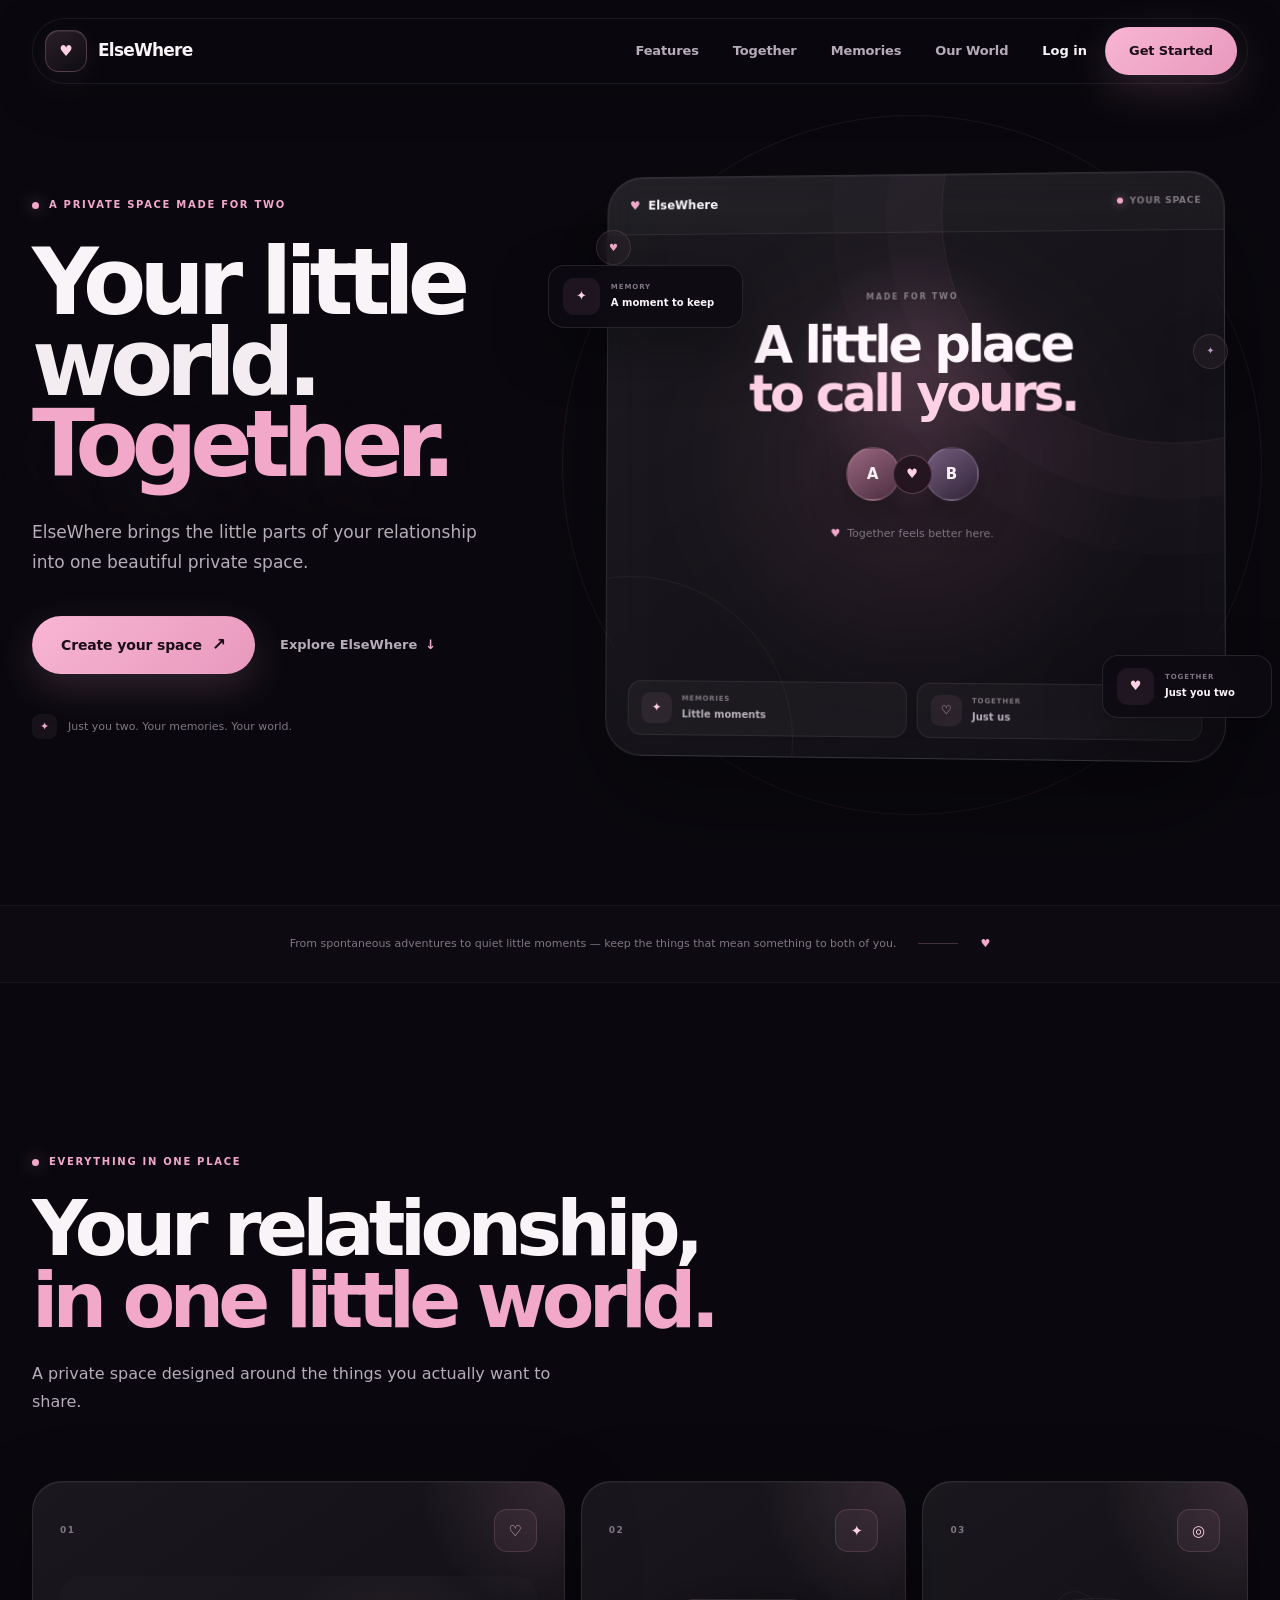
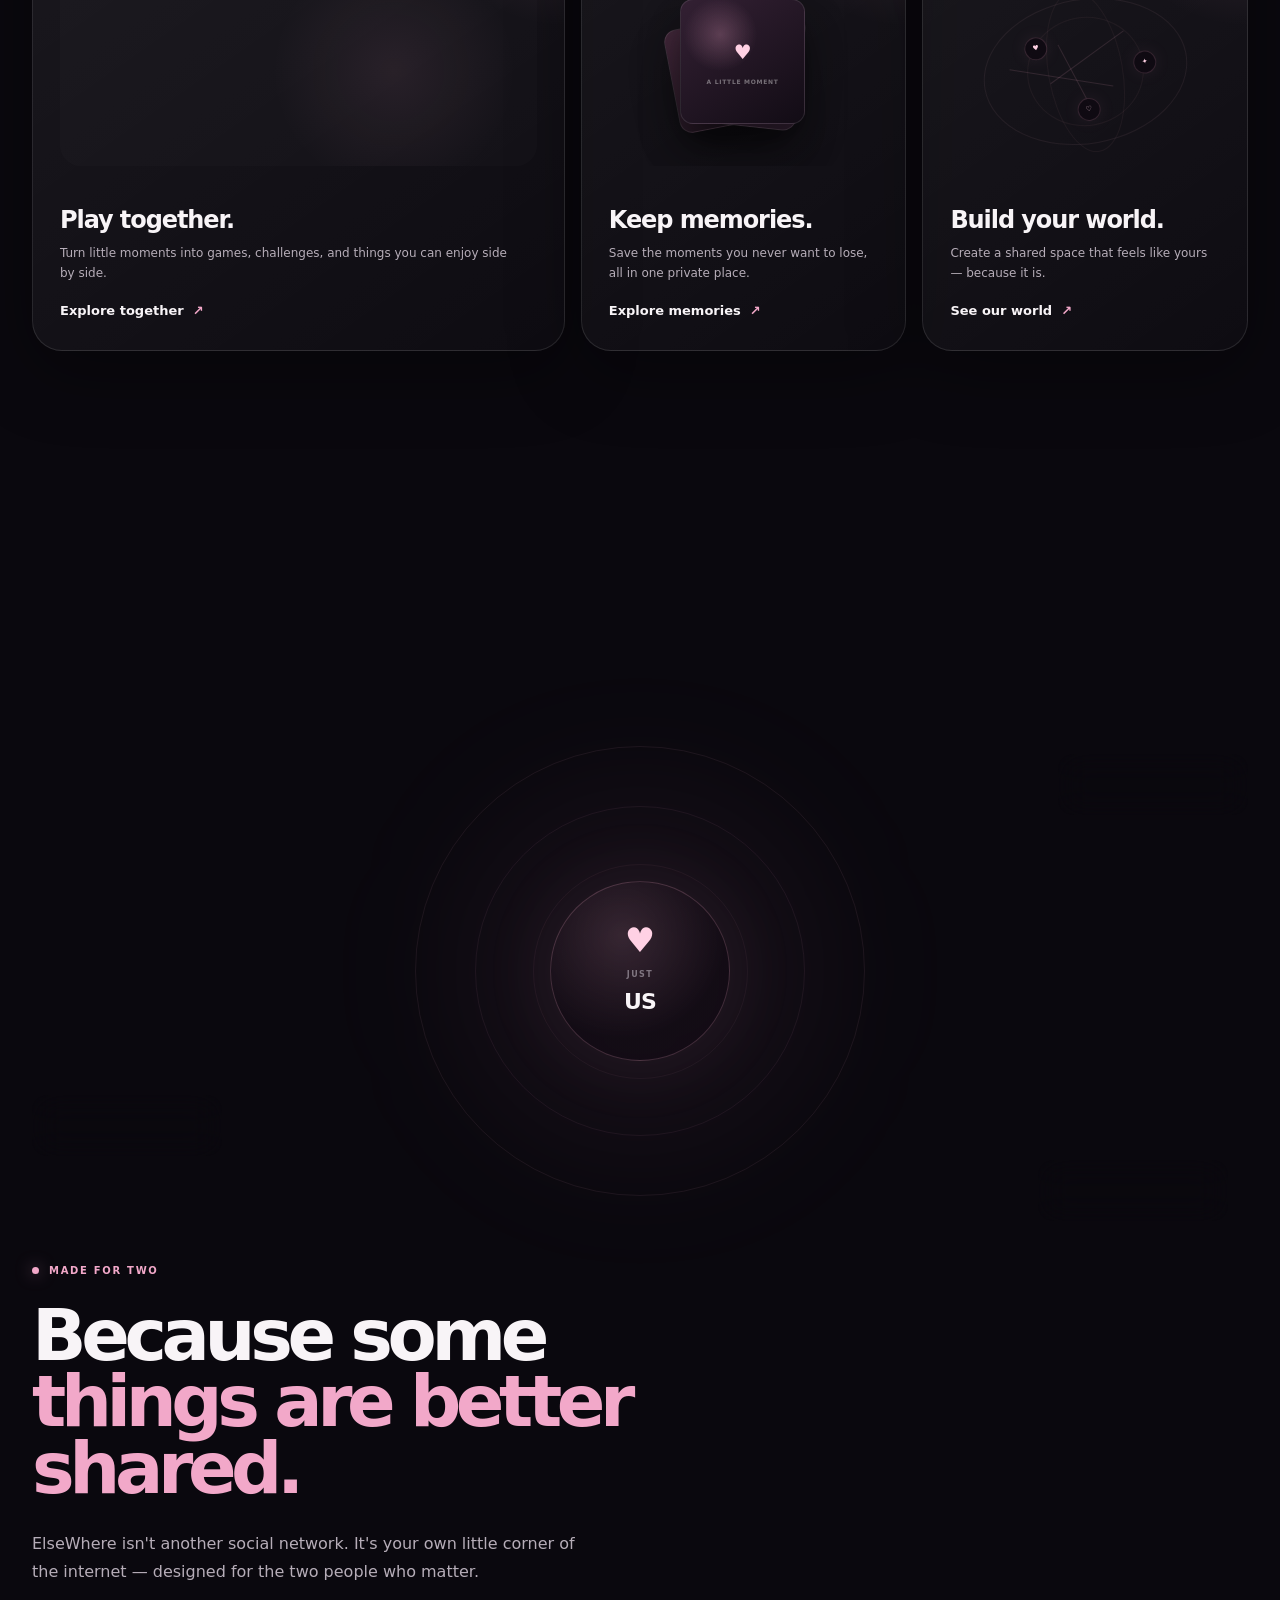
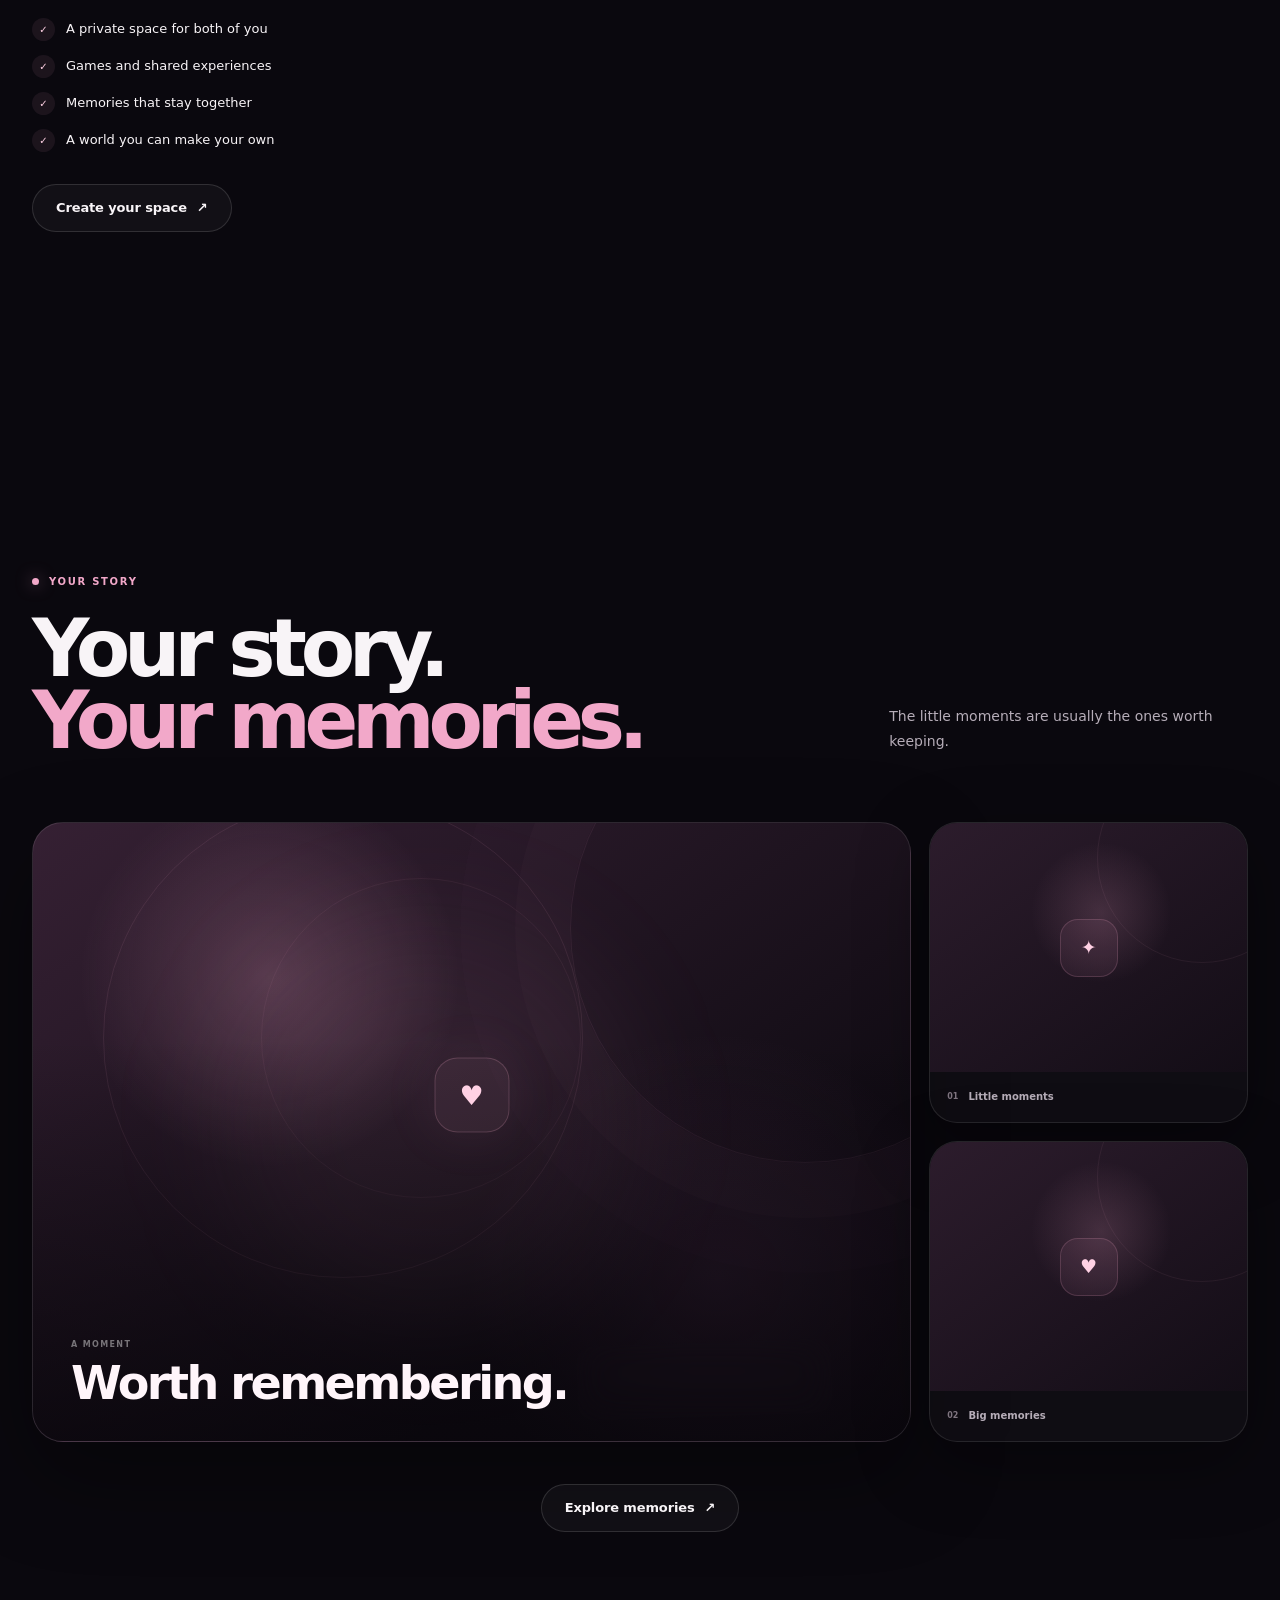
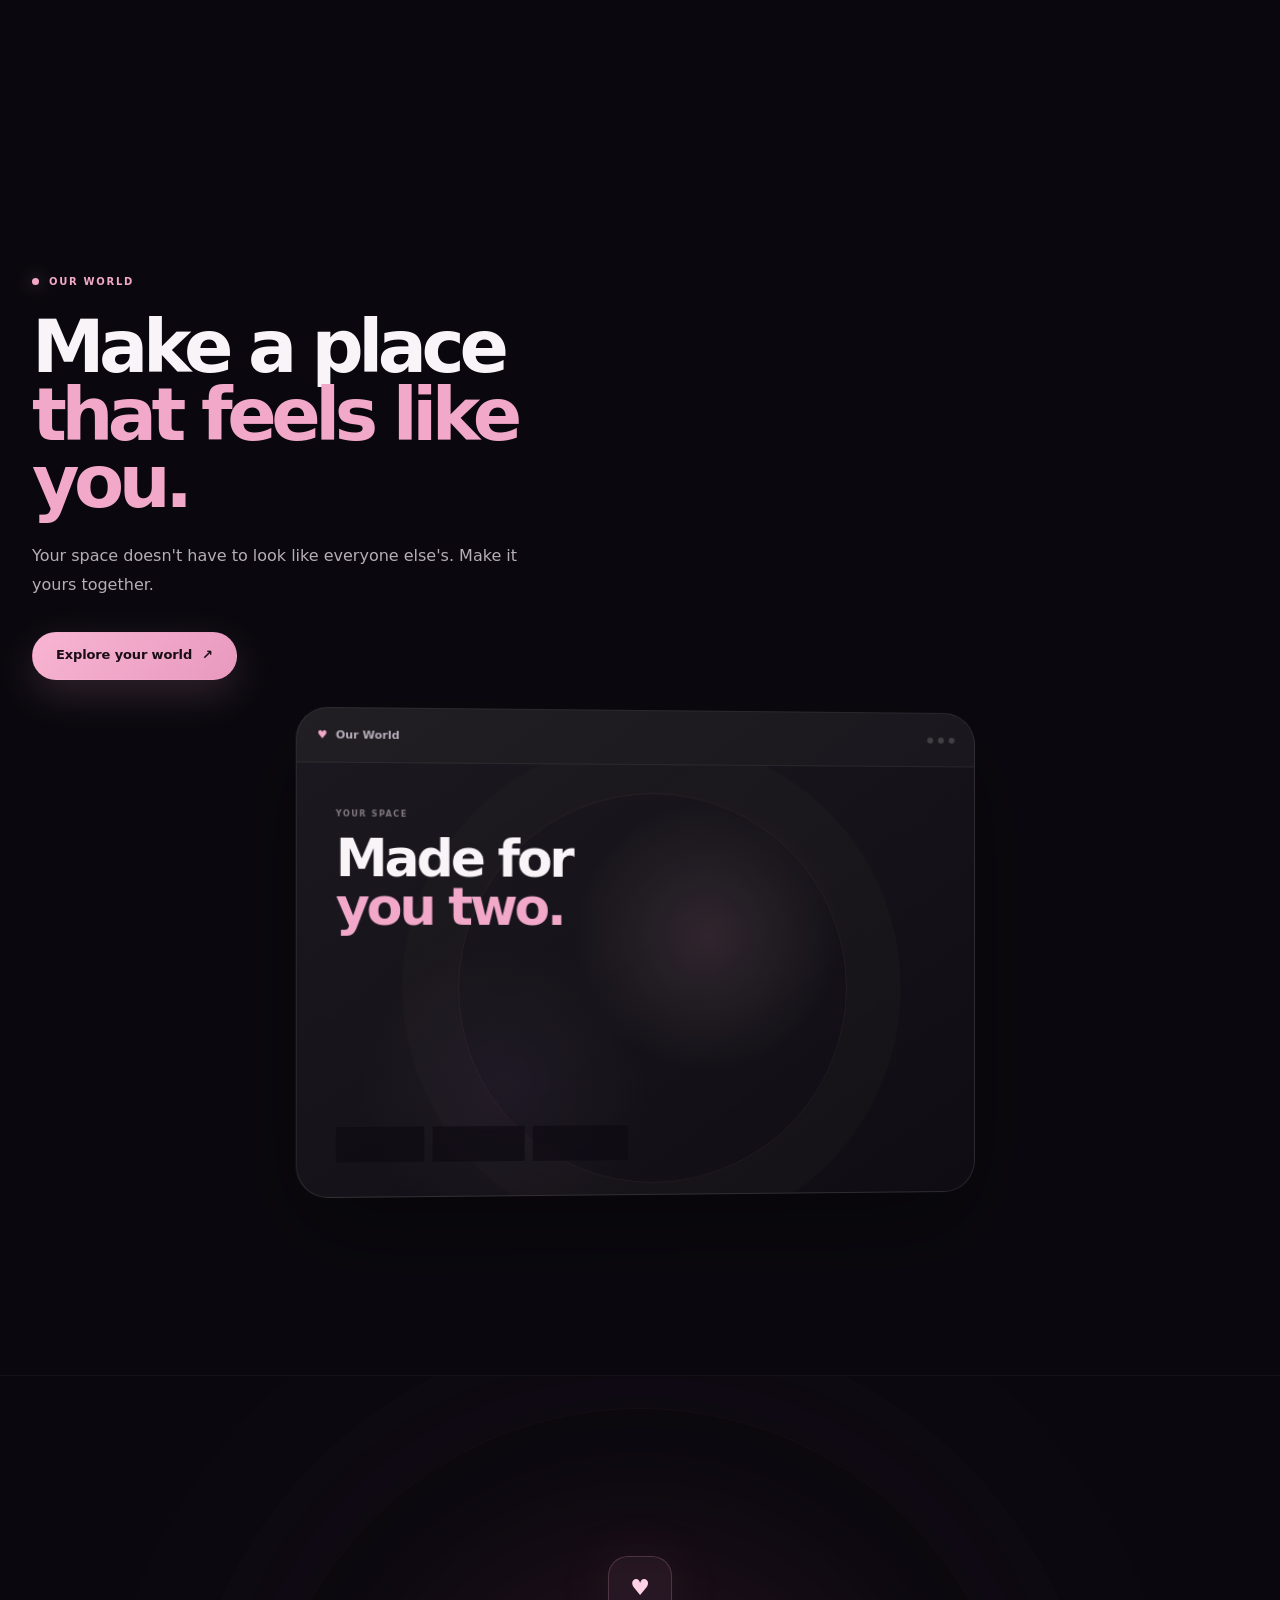
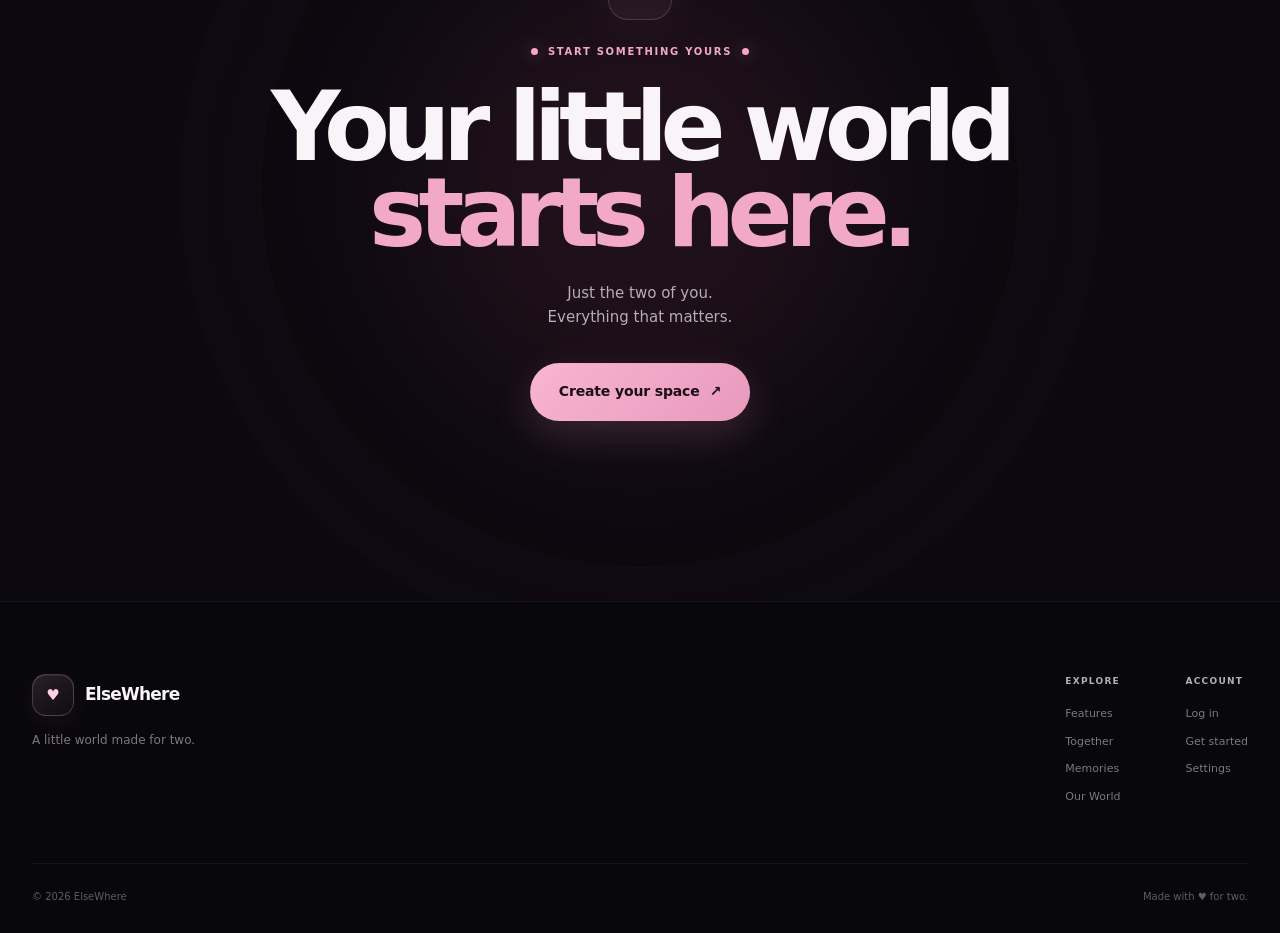
<file: index.html>
<!DOCTYPE html>
<html lang="en">
<head>
    <meta charset="UTF-8">
    <meta
        name="viewport"
        content="width=device-width, initial-scale=1.0"
    >

    <meta
        name="description"
        content="ElseWhere — a private little world made for two."
    >

    <title>ElseWhere — Together, Your Way.</title>

    <link rel="stylesheet" href="./css/global.css">
    <link rel="stylesheet" href="./css/landing.css">
</head>

<body>

    <!-- =========================================================
         PAGE LOADER
    ========================================================== -->

    <div class="page-loader" id="pageLoader" aria-hidden="true">
        <div class="loader-mark">
            <span>♥</span>
        </div>
    </div>


    <!-- =========================================================
         BACKGROUND
    ========================================================== -->

    <div class="site-background" aria-hidden="true">
        <div class="background-glow background-glow-1"></div>
        <div class="background-glow background-glow-2"></div>
        <div class="background-glow background-glow-3"></div>
        <div class="background-grid"></div>
        <div class="background-noise"></div>
    </div>


    <!-- =========================================================
         HEADER
    ========================================================== -->

    <header class="site-header" id="siteHeader">

        <div class="container header-inner">

            <a href="index.html" class="brand" aria-label="ElseWhere home">

                <span class="brand-icon">
                    ♥
                </span>

                <span class="brand-name">
                    ElseWhere
                </span>

            </a>


            <nav class="desktop-nav" aria-label="Main navigation">

                <a href="#features" class="nav-link">
                    Features
                </a>

                <a href="#together" class="nav-link">
                    Together
                </a>

                <a href="#memories" class="nav-link">
                    Memories
                </a>

                <a href="#world" class="nav-link">
                    Our World
                </a>

            </nav>


            <div class="header-actions">

                <a href="login.html" class="nav-login">
                    Log in
                </a>

                <a href="signup.html" class="button button-primary header-button">
                    Get Started
                </a>

            </div>


            <button
                class="mobile-menu-button"
                id="mobileMenuButton"
                type="button"
                aria-label="Open navigation"
                aria-expanded="false"
                aria-controls="mobileMenu"
            >
                <span></span>
                <span></span>
            </button>

        </div>


        <!-- Mobile Navigation -->

        <div class="mobile-menu" id="mobileMenu">

            <nav class="mobile-nav" aria-label="Mobile navigation">

                <a href="#features" class="mobile-nav-link">
                    Features
                </a>

                <a href="#together" class="mobile-nav-link">
                    Together
                </a>

                <a href="#memories" class="mobile-nav-link">
                    Memories
                </a>

                <a href="#world" class="mobile-nav-link">
                    Our World
                </a>

                <div class="mobile-nav-divider"></div>

                <a href="login.html" class="mobile-nav-link">
                    Log in
                </a>

                <a href="signup.html" class="button button-primary mobile-nav-button">
                    Create your space
                </a>

            </nav>

        </div>

    </header>



    <main>


        <!-- =====================================================
             HERO
        ====================================================== -->

        <section class="hero-section">

            <div class="container hero-container">

                <!-- Hero copy -->

                <div class="hero-copy">

                    <div class="eyebrow">
                        <span class="eyebrow-dot"></span>
                        A private space made for two
                    </div>


                    <h1 class="hero-title">

                        Your little
                        <br>

                        <span class="hero-title-light">
                            world.
                        </span>

                        <br>

                        <span class="hero-title-accent">
                            Together.
                        </span>

                    </h1>


                    <p class="hero-description">
                        ElseWhere brings the little
                        parts of your relationship into
                        one beautiful private space.
                    </p>


                    <div class="hero-actions">

                        <a
                            href="signup.html"
                            class="button button-primary button-large"
                        >
                            Create your space
                            <span class="button-arrow">↗</span>
                        </a>

                        <a
                            href="#features"
                            class="hero-secondary-link"
                        >
                            Explore ElseWhere
                            <span>↓</span>
                        </a>

                    </div>


                    <div class="hero-note">

                        <span class="hero-note-icon">✦</span>

                        <span>
                            Just you two. Your memories. Your world.
                        </span>

                    </div>

                </div>



                <!-- Hero visual -->

                <div class="hero-visual">

                    <div class="hero-visual-glow"></div>

                    <div class="hero-orbit hero-orbit-outer"></div>
                    <div class="hero-orbit hero-orbit-inner"></div>


                    <!-- Main product preview -->

                    <div class="hero-product">

                        <div class="product-topbar">

                            <div class="product-brand">
                                <span>♥</span>
                                ElseWhere
                            </div>

                            <div class="product-status">
                                <span></span>
                                Your space
                            </div>

                        </div>


                        <div class="product-content">

                            <div class="product-label">
                                MADE FOR TWO
                            </div>

                            <h2>
                                A little place
                                <br>
                                <span>to call yours.</span>
                            </h2>


                            <div class="product-couple">

                                <div class="product-avatar product-avatar-one">
                                    A
                                </div>

                                <div class="product-heart">
                                    ♥
                                </div>

                                <div class="product-avatar product-avatar-two">
                                    B
                                </div>

                            </div>


                            <div class="product-caption">
                                <span>♥</span>
                                Together feels better here.
                            </div>

                        </div>


                        <div class="product-bottom">

                            <div class="product-mini-card">

                                <span class="mini-card-icon">
                                    ✦
                                </span>

                                <div>
                                    <small>
                                        MEMORIES
                                    </small>

                                    <strong>
                                        Little moments
                                    </strong>
                                </div>

                            </div>


                            <div class="product-mini-card">

                                <span class="mini-card-icon">
                                    ♡
                                </span>

                                <div>
                                    <small>
                                        TOGETHER
                                    </small>

                                    <strong>
                                        Just us
                                    </strong>
                                </div>

                            </div>

                        </div>

                    </div>


                    <!-- Floating memory -->

                    <div class="floating-card floating-card-memory">

                        <div class="floating-card-icon">
                            ✦
                        </div>

                        <div>
                            <span>MEMORY</span>
                            <strong>A moment to keep</strong>
                        </div>

                    </div>


                    <!-- Floating together -->

                    <div class="floating-card floating-card-together">

                        <div class="floating-card-icon">
                            ♥
                        </div>

                        <div>
                            <span>TOGETHER</span>
                            <strong>Just you two</strong>
                        </div>

                    </div>


                    <!-- Decorative heart -->

                    <div class="hero-heart hero-heart-one">
                        ♥
                    </div>

                    <div class="hero-heart hero-heart-two">
                        ✦
                    </div>

                </div>

            </div>


            <div class="hero-bottom-fade"></div>

        </section>



        <!-- =====================================================
             INTRO STRIP
        ====================================================== -->

        <section class="intro-strip">

            <div class="container intro-strip-inner">

                <p>
                    From spontaneous adventures to quiet little
                    moments — keep the things that mean something
                    to both of you.
                </p>

                <span class="intro-line"></span>

                <span class="intro-symbol">♥</span>

            </div>

        </section>



        <!-- =====================================================
             FEATURES
        ====================================================== -->

        <section
            class="section features-section"
            id="features"
        >

            <div class="container">

                <div class="section-heading">

                    <div class="section-eyebrow">
                        <span></span>
                        EVERYTHING IN ONE PLACE
                    </div>

                    <h2>
                        Your relationship,
                        <br>
                        <span>in one little world.</span>
                    </h2>

                    <p>
                        A private space designed around the things
                        you actually want to share.
                    </p>

                </div>


                <div class="feature-grid">


                    <!-- Feature 01 -->

                    <article class="feature-card feature-card-large">

                        <div class="feature-card-top">

                            <span class="feature-number">
                                01
                            </span>

                            <span class="feature-card-icon">
                                ♡
                            </span>

                        </div>


                        <div class="feature-visual feature-visual-games">

                            <div class="game-window">

                                <div class="game-window-top">
                                    <span></span>
                                    <span></span>
                                    <span></span>
                                </div>

                                <div class="game-window-content">

                                    <div class="game-title">
                                        PLAY TOGETHER
                                    </div>

                                    <div class="game-board">

                                        <span></span>
                                        <span></span>
                                        <span></span>
                                        <span></span>
                                        <span></span>
                                        <span></span>
                                        <span></span>
                                        <span></span>
                                        <span></span>

                                    </div>

                                    <div class="game-pieces">
                                        <b>♥</b>
                                        <b>✦</b>
                                    </div>

                                </div>

                            </div>

                        </div>


                        <div class="feature-card-content">

                            <h3>
                                Play together.
                            </h3>

                            <p>
                                Turn little moments into games,
                                challenges, and things you can
                                enjoy side by side.
                            </p>

                            <a href="together.html" class="text-link">
                                Explore together
                                <span>↗</span>
                            </a>

                        </div>

                    </article>



                    <!-- Feature 02 -->

                    <article class="feature-card">

                        <div class="feature-card-top">

                            <span class="feature-number">
                                02
                            </span>

                            <span class="feature-card-icon">
                                ✦
                            </span>

                        </div>


                        <div class="feature-visual feature-visual-memory">

                            <div class="memory-stack">

                                <div class="memory-photo memory-photo-back">
                                    <span>♥</span>
                                </div>

                                <div class="memory-photo memory-photo-middle">
                                    <span>✦</span>
                                </div>

                                <div class="memory-photo memory-photo-front">

                                    <span class="memory-photo-heart">
                                        ♥
                                    </span>

                                    <small>
                                        A LITTLE MOMENT
                                    </small>

                                </div>

                            </div>

                        </div>


                        <div class="feature-card-content">

                            <h3>
                                Keep memories.
                            </h3>

                            <p>
                                Save the moments you never want
                                to lose, all in one private place.
                            </p>

                            <a href="memories.html" class="text-link">
                                Explore memories
                                <span>↗</span>
                            </a>

                        </div>

                    </article>



                    <!-- Feature 03 -->

                    <article class="feature-card">

                        <div class="feature-card-top">

                            <span class="feature-number">
                                03
                            </span>

                            <span class="feature-card-icon">
                                ◎
                            </span>

                        </div>


                        <div class="feature-visual feature-visual-world">

                            <div class="world-map">

                                <div class="world-map-line line-one"></div>
                                <div class="world-map-line line-two"></div>
                                <div class="world-map-line line-three"></div>

                                <div class="world-pin world-pin-one">
                                    ♥
                                </div>

                                <div class="world-pin world-pin-two">
                                    ✦
                                </div>

                                <div class="world-pin world-pin-three">
                                    ♡
                                </div>

                            </div>

                        </div>


                        <div class="feature-card-content">

                            <h3>
                                Build your world.
                            </h3>

                            <p>
                                Create a shared space that feels
                                like yours — because it is.
                            </p>

                            <a href="our-world.html" class="text-link">
                                See our world
                                <span>↗</span>
                            </a>

                        </div>

                    </article>

                </div>

            </div>

        </section>



        <!-- =====================================================
             TOGETHER
        ====================================================== -->

        <section
            class="section together-section"
            id="together"
        >

            <div class="container together-layout">

                <div class="together-visual">

                    <div class="together-glow"></div>


                    <div class="together-ring ring-one"></div>
                    <div class="together-ring ring-two"></div>
                    <div class="together-ring ring-three"></div>


                    <div class="together-center">

                        <span class="together-center-heart">
                            ♥
                        </span>

                        <small>
                            JUST
                        </small>

                        <strong>
                            US
                        </strong>

                    </div>


                    <div class="together-orbit-card orbit-card-one">

                        <span>♡</span>

                        <div>
                            <small>
                                GAME
                            </small>

                            <strong>
                                Play together
                            </strong>
                        </div>

                    </div>


                    <div class="together-orbit-card orbit-card-two">

                        <span>✦</span>

                        <div>
                            <small>
                                MEMORY
                            </small>

                            <strong>
                                Keep the moment
                            </strong>
                        </div>

                    </div>


                    <div class="together-orbit-card orbit-card-three">

                        <span>♥</span>

                        <div>
                            <small>
                                WORLD
                            </small>

                            <strong>
                                Make it yours
                            </strong>
                        </div>

                    </div>

                </div>



                <div class="together-content">

                    <div class="section-eyebrow">
                        <span></span>
                        MADE FOR TWO
                    </div>

                    <h2>
                        Because some
                        <span>things are better shared.</span>
                    </h2>

                    <p>
                        ElseWhere isn't another social network.
                        It's your own little corner of the internet —
                        designed for the two people who matter.
                    </p>


                    <ul class="feature-check-list">

                        <li>
                            <span>✓</span>
                            A private space for both of you
                        </li>

                        <li>
                            <span>✓</span>
                            Games and shared experiences
                        </li>

                        <li>
                            <span>✓</span>
                            Memories that stay together
                        </li>

                        <li>
                            <span>✓</span>
                            A world you can make your own
                        </li>

                    </ul>


                    <a
                        href="signup.html"
                        class="button button-outline"
                    >
                        Create your space
                        <span>↗</span>
                    </a>

                </div>

            </div>

        </section>



        <!-- =====================================================
             MEMORIES
        ====================================================== -->

        <section
            class="section memories-section"
            id="memories"
        >

            <div class="container">

                <div class="memories-header">

                    <div>

                        <div class="section-eyebrow">
                            <span></span>
                            YOUR STORY
                        </div>

                        <h2>
                            Your story.
                            <br>
                            <span>Your memories.</span>
                        </h2>

                    </div>

                    <p>
                        The little moments are usually the ones
                        worth keeping.
                    </p>

                </div>


                <div class="memory-showcase">


                    <!-- Main memory -->

                    <div class="memory-showcase-main">

                        <div class="memory-art memory-art-main">

                            <div class="memory-art-glow"></div>

                            <div class="memory-art-orbit orbit-a"></div>
                            <div class="memory-art-orbit orbit-b"></div>

                            <div class="memory-art-symbol">
                                ♥
                            </div>

                            <div class="memory-art-caption">

                                <small>
                                    A MOMENT
                                </small>

                                <strong>
                                    Worth remembering.
                                </strong>

                            </div>

                        </div>


                        <div class="memory-floating-note">

                            <span>✦</span>

                            <div>
                                <small>
                                    KEEP IT CLOSE
                                </small>

                                <p>
                                    Your memories stay part
                                    of your shared space.
                                </p>
                            </div>

                        </div>

                    </div>



                    <!-- Small memories -->

                    <div class="memory-showcase-side">

                        <div class="memory-tile memory-tile-one">

                            <div class="memory-tile-art">
                                <span>✦</span>
                            </div>

                            <div class="memory-tile-label">
                                <span>01</span>
                                Little moments
                            </div>

                        </div>


                        <div class="memory-tile memory-tile-two">

                            <div class="memory-tile-art">
                                <span>♥</span>
                            </div>

                            <div class="memory-tile-label">
                                <span>02</span>
                                Big memories
                            </div>

                        </div>

                    </div>

                </div>


                <div class="memories-footer">

                    <a
                        href="memories.html"
                        class="button button-outline"
                    >
                        Explore memories
                        <span>↗</span>
                    </a>

                </div>

            </div>

        </section>



        <!-- =====================================================
             OUR WORLD
        ====================================================== -->

        <section
            class="section world-section"
            id="world"
        >

            <div class="container world-layout">

                <div class="world-content">

                    <div class="section-eyebrow">
                        <span></span>
                        OUR WORLD
                    </div>

                    <h2>
                        Make a place
                        <br>
                        <span>that feels like you.</span>
                    </h2>

                    <p>
                        Your space doesn't have to look like
                        everyone else's. Make it yours together.
                    </p>


                    <a
                        href="our-world.html"
                        class="button button-primary"
                    >
                        Explore your world
                        <span>↗</span>
                    </a>

                </div>



                <div class="world-visual">

                    <div class="world-window">

                        <div class="world-window-header">

                            <div class="world-window-brand">
                                <span>♥</span>
                                Our World
                            </div>

                            <div class="world-window-dots">
                                <span></span>
                                <span></span>
                                <span></span>
                            </div>

                        </div>


                        <div class="world-window-body">

                            <div class="world-window-heading">

                                <small>
                                    YOUR SPACE
                                </small>

                                <strong>
                                    Made for
                                    <br>
                                    <span>you two.</span>
                                </strong>

                            </div>


                            <div class="world-window-cards">

                                <div class="world-mini-card">
                                    <span>♥</span>
                                    Together
                                </div>

                                <div class="world-mini-card">
                                    <span>✦</span>
                                    Memories
                                </div>

                                <div class="world-mini-card">
                                    <span>♡</span>
                                    Our things
                                </div>

                            </div>

                        </div>

                    </div>

                </div>

            </div>

        </section>



        <!-- =====================================================
             FINAL CTA
        ====================================================== -->

        <section class="final-cta">

            <div class="final-cta-glow"></div>

            <div class="container final-cta-content">

                <div class="final-heart">
                    ♥
                </div>

                <div class="section-eyebrow">
                    <span></span>
                    START SOMETHING YOURS
                    <span></span>
                </div>

                <h2>
                    Your little world
                    <br>
                    <span>starts here.</span>
                </h2>

                <p>
                    Just the two of you.
                    <br>
                    Everything that matters.
                </p>

                <a
                    href="signup.html"
                    class="button button-primary button-large"
                >
                    Create your space
                    <span>↗</span>
                </a>

            </div>

        </section>

    </main>



    <!-- =========================================================
         FOOTER
    ========================================================== -->

    <footer class="site-footer">

        <div class="container">

            <div class="footer-main">

                <div class="footer-brand">

                    <a
                        href="index.html"
                        class="brand"
                        aria-label="ElseWhere Home"
                    >

                        <span class="brand-icon">
                            ♥
                        </span>

                        <span class="brand-name">
                             ElseWhere
                        </span>

                    </a>

                    <p>
                        A little world made for two.
                    </p>

                </div>


                <div class="footer-links">

                    <div class="footer-column">

                        <span>
                            EXPLORE
                        </span>

                        <a href="#features">
                            Features
                        </a>

                        <a href="#together">
                            Together
                        </a>

                        <a href="#memories">
                            Memories
                        </a>

                        <a href="#world">
                            Our World
                        </a>

                    </div>


                    <div class="footer-column">

                        <span>
                            ACCOUNT
                        </span>

                        <a href="login.html">
                            Log in
                        </a>

                        <a href="signup.html">
                            Get started
                        </a>

                        <a href="settings.html">
                            Settings
                        </a>

                    </div>

                </div>

            </div>


            <div class="footer-bottom">

                <span>
                    © 2026 ElseWhere
                </span>

                <span>
                    Made with ♥ for two.
                </span>

            </div>

        </div>

    </footer>



    <!-- =========================================================
         SCRIPTS
    ========================================================== -->

    <script src="./js/global.js" defer></script>
    <script src="./js/landing.js" defer></script>

</body>
</html>
</file>
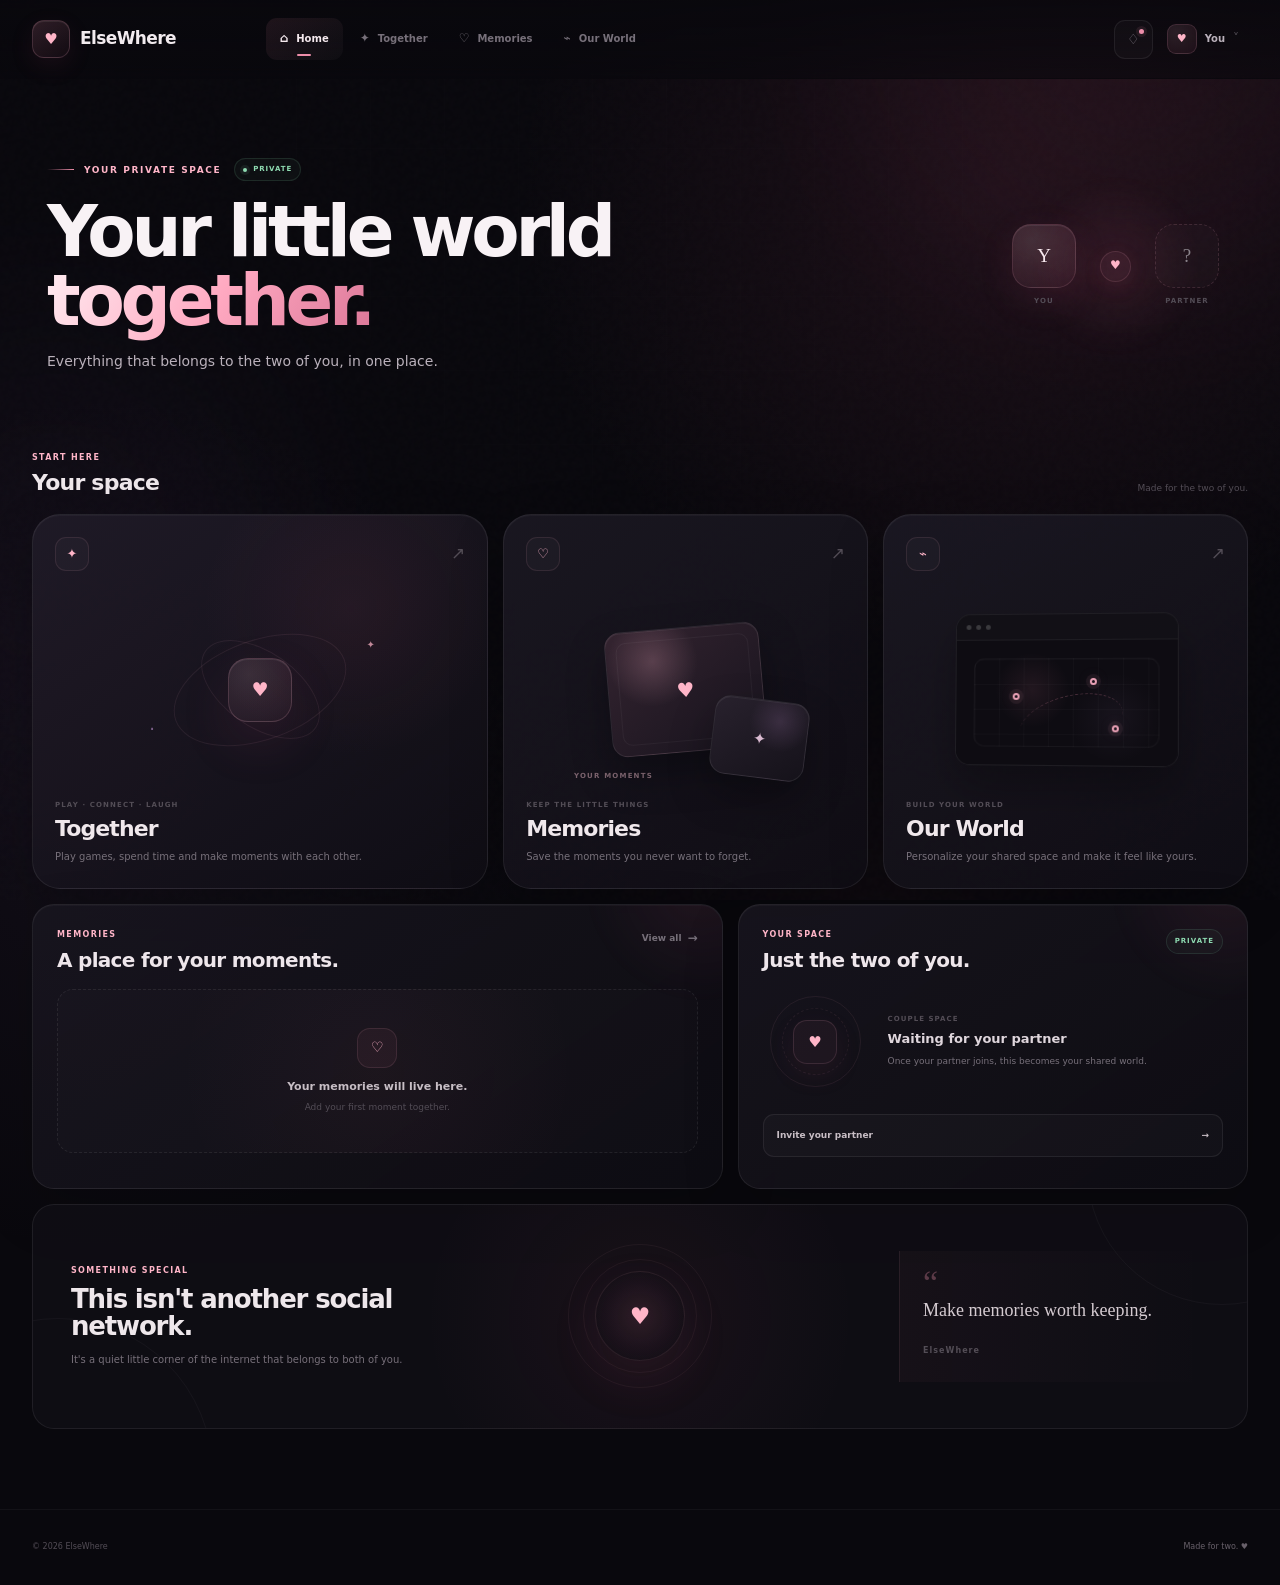
<file: hub.html>
<!DOCTYPE html>
<html lang="en">
<head>
    <meta charset="UTF-8">
    <meta
        name="viewport"
        content="width=device-width, initial-scale=1.0"
    >

    <meta
        name="description"
        content="Your private Couples space — together, memories, games and your world."
    >

    <title>Your Hub — ElseWhere</title>

    <link rel="stylesheet" href="./css/global.css">
    <link rel="stylesheet" href="./css/hub.css">
</head>

<body class="hub-page">

    <!-- =====================================================
         PAGE BACKGROUND
    ====================================================== -->

    <div class="hub-background" aria-hidden="true">
        <div class="hub-background-glow hub-glow-one"></div>
        <div class="hub-background-glow hub-glow-two"></div>
        <div class="hub-background-glow hub-glow-three"></div>

        <div class="hub-background-grid"></div>
        <div class="hub-background-noise"></div>
    </div>


    <!-- =====================================================
         APP HEADER
    ====================================================== -->

    <header class="hub-header" id="hubHeader">

        <div class="hub-header-inner">

            <!-- Brand -->
            <a
                href="hub.html"
                class="hub-brand"
                aria-label="ElseWhere home"
            >
                <span
                    class="hub-brand-icon"
                    aria-hidden="true"
                >
                    ♥
                </span>

                <span class="hub-brand-text">
                    ElseWhere
                </span>
            </a>


            <!-- Desktop Navigation -->
            <nav
                class="hub-nav"
                aria-label="Main navigation"
            >

                <a
                    href="hub.html"
                    class="hub-nav-link active"
                    aria-current="page"
                >
                    <span aria-hidden="true">⌂</span>
                    <span>Home</span>
                </a>

                <a
                    href="together.html"
                    class="hub-nav-link"
                >
                    <span aria-hidden="true">✦</span>
                    <span>Together</span>
                </a>

                <a
                    href="memories.html"
                    class="hub-nav-link"
                >
                    <span aria-hidden="true">♡</span>
                    <span>Memories</span>
                </a>

                <a
                    href="our-world.html"
                    class="hub-nav-link"
                >
                    <span aria-hidden="true">⌁</span>
                    <span>Our World</span>
                </a>

            </nav>


            <!-- Header Actions -->
            <div class="hub-header-actions">

                <button
                    type="button"
                    class="hub-icon-button"
                    id="hubNotificationButton"
                    aria-label="Notifications"
                >
                    <span aria-hidden="true">♢</span>

                    <span
                        class="hub-notification-dot"
                        aria-hidden="true"
                    ></span>
                </button>


                <a
                    href="settings.html"
                    class="hub-profile-button"
                    aria-label="Open settings"
                >
                    <span class="hub-profile-avatar">
                        ♥
                    </span>

                    <span class="hub-profile-name">
                        You
                    </span>

                    <span
                        class="hub-profile-arrow"
                        aria-hidden="true"
                    >
                        ˅
                    </span>
                </a>


                <!-- Mobile Menu -->
                <button
                    type="button"
                    class="hub-menu-button"
                    id="hubMenuButton"
                    aria-label="Open navigation"
                    aria-expanded="false"
                >
                    <span></span>
                    <span></span>
                    <span></span>
                </button>

            </div>

        </div>


        <!-- Mobile Navigation -->
        <div
            class="hub-mobile-menu"
            id="hubMobileMenu"
        >

            <nav aria-label="Mobile navigation">

                <a
                    href="hub.html"
                    class="hub-mobile-link active"
                >
                    <span aria-hidden="true">⌂</span>
                    Home
                </a>

                <a
                    href="together.html"
                    class="hub-mobile-link"
                >
                    <span aria-hidden="true">✦</span>
                    Together
                </a>

                <a
                    href="memories.html"
                    class="hub-mobile-link"
                >
                    <span aria-hidden="true">♡</span>
                    Memories
                </a>

                <a
                    href="our-world.html"
                    class="hub-mobile-link"
                >
                    <span aria-hidden="true">⌁</span>
                    Our World
                </a>

                <a
                    href="settings.html"
                    class="hub-mobile-link"
                >
                    <span aria-hidden="true">⚙</span>
                    Settings
                </a>

            </nav>

        </div>

    </header>


    <!-- =====================================================
         MAIN
    ====================================================== -->

    <main class="hub-main">

        <div class="hub-container">


            <!-- =================================================
                 WELCOME
            ================================================== -->

            <section class="hub-welcome">

                <div class="hub-welcome-copy">

                    <div class="hub-eyebrow">
                        <span class="hub-eyebrow-line"></span>

                        YOUR PRIVATE SPACE

                        <span class="hub-live-pill">
                            <span></span>
                            PRIVATE
                        </span>
                    </div>


                    <h1>
                        Your little world
                        <span>together.</span>
                    </h1>


                    <p>
                        Everything that belongs to the two of you,
                        in one place.
                    </p>

                </div>


                <!-- Couple Preview -->
                <div class="hub-couple-preview">

                    <div class="hub-couple-glow"></div>

                    <div class="hub-couple-person">

                        <div class="hub-couple-avatar">
                            <span>Y</span>
                        </div>

                        <span class="hub-couple-label">
                            YOU
                        </span>

                    </div>


                    <div class="hub-couple-heart">
                        <span>♥</span>
                    </div>


                    <div class="hub-couple-person">

                        <div class="hub-couple-avatar hub-avatar-partner">
                            <span>?</span>
                        </div>

                        <span class="hub-couple-label">
                            PARTNER
                        </span>

                    </div>

                </div>

            </section>


            <!-- =================================================
                 QUICK ACTIONS
            ================================================== -->

            <section
                class="hub-section"
                aria-labelledby="quick-actions-title"
            >

                <div class="hub-section-heading">

                    <div>
                        <span class="hub-section-label">
                            START HERE
                        </span>

                        <h2 id="quick-actions-title">
                            Your space
                        </h2>
                    </div>

                    <span class="hub-section-caption">
                        Made for the two of you.
                    </span>

                </div>


                <div class="hub-action-grid">


                    <!-- Together -->
                    <a
                        href="together.html"
                        class="hub-action-card hub-action-primary"
                    >

                        <div class="hub-action-top">

                            <span class="hub-action-icon">
                                ✦
                            </span>

                            <span class="hub-action-arrow">
                                ↗
                            </span>

                        </div>


                        <div class="hub-action-visual hub-visual-together">

                            <div class="hub-together-orbit orbit-a"></div>
                            <div class="hub-together-orbit orbit-b"></div>

                            <div class="hub-together-center">
                                ♥
                            </div>

                            <span class="hub-together-spark spark-one">
                                ✦
                            </span>

                            <span class="hub-together-spark spark-two">
                                ·
                            </span>

                        </div>


                        <div class="hub-action-content">

                            <span class="hub-action-kicker">
                                PLAY · CONNECT · LAUGH
                            </span>

                            <h3>
                                Together
                            </h3>

                            <p>
                                Play games, spend time and
                                make moments with each other.
                            </p>

                        </div>

                    </a>


                    <!-- Memories -->
                    <a
                        href="memories.html"
                        class="hub-action-card"
                    >

                        <div class="hub-action-top">

                            <span class="hub-action-icon">
                                ♡
                            </span>

                            <span class="hub-action-arrow">
                                ↗
                            </span>

                        </div>


                        <div class="hub-action-visual hub-visual-memories">

                            <div class="hub-memory-photo memory-photo-large">
                                <span>♥</span>
                            </div>

                            <div class="hub-memory-photo memory-photo-small">
                                <span>✦</span>
                            </div>

                            <div class="hub-memory-date">
                                YOUR MOMENTS
                            </div>

                        </div>


                        <div class="hub-action-content">

                            <span class="hub-action-kicker">
                                KEEP THE LITTLE THINGS
                            </span>

                            <h3>
                                Memories
                            </h3>

                            <p>
                                Save the moments you never want
                                to forget.
                            </p>

                        </div>

                    </a>


                    <!-- Our World -->
                    <a
                        href="our-world.html"
                        class="hub-action-card"
                    >

                        <div class="hub-action-top">

                            <span class="hub-action-icon">
                                ⌁
                            </span>

                            <span class="hub-action-arrow">
                                ↗
                            </span>

                        </div>


                        <div class="hub-action-visual hub-visual-world">

                            <div class="hub-world-window">

                                <div class="hub-world-bar">
                                    <span></span>
                                    <span></span>
                                    <span></span>
                                </div>

                                <div class="hub-world-map">

                                    <div class="hub-world-dot dot-one"></div>
                                    <div class="hub-world-dot dot-two"></div>
                                    <div class="hub-world-dot dot-three"></div>

                                    <div class="hub-world-route"></div>

                                </div>

                            </div>

                        </div>


                        <div class="hub-action-content">

                            <span class="hub-action-kicker">
                                BUILD YOUR WORLD
                            </span>

                            <h3>
                                Our World
                            </h3>

                            <p>
                                Personalize your shared space
                                and make it feel like yours.
                            </p>

                        </div>

                    </a>

                </div>

            </section>


            <!-- =================================================
                 DASHBOARD GRID
            ================================================== -->

            <section class="hub-dashboard-grid">


                <!-- Recent Memory -->
                <article class="hub-dashboard-card hub-memory-dashboard">

                    <div class="hub-dashboard-header">

                        <div>

                            <span class="hub-dashboard-label">
                                MEMORIES
                            </span>

                            <h2>
                                A place for your moments.
                            </h2>

                        </div>

                        <a
                            href="memories.html"
                            class="hub-dashboard-link"
                        >
                            View all
                            <span>→</span>
                        </a>

                    </div>


                    <div class="hub-memory-preview">

                        <div class="hub-memory-placeholder">

                            <div class="hub-memory-placeholder-icon">
                                ♡
                            </div>

                            <strong>
                                Your memories will live here.
                            </strong>

                            <span>
                                Add your first moment together.
                            </span>

                        </div>

                    </div>

                </article>


                <!-- Couple Status -->
                <article class="hub-dashboard-card hub-status-dashboard">

                    <div class="hub-dashboard-header">

                        <div>

                            <span class="hub-dashboard-label">
                                YOUR SPACE
                            </span>

                            <h2>
                                Just the two of you.
                            </h2>

                        </div>

                        <span class="hub-status-badge">
                            PRIVATE
                        </span>

                    </div>


                    <div class="hub-status-body">

                        <div class="hub-status-visual">

                            <div class="hub-status-ring ring-one"></div>
                            <div class="hub-status-ring ring-two"></div>

                            <div class="hub-status-heart">
                                ♥
                            </div>

                        </div>


                        <div class="hub-status-copy">

                            <span>
                                COUPLE SPACE
                            </span>

                            <strong>
                                Waiting for your partner
                            </strong>

                            <p>
                                Once your partner joins,
                                this becomes your shared world.
                            </p>

                        </div>

                    </div>


                    <button
                        type="button"
                        class="hub-secondary-button"
                        id="invitePartnerButton"
                    >
                        <span>Invite your partner</span>
                        <span>→</span>
                    </button>

                </article>

            </section>


            <!-- =================================================
                 LOWER FEATURE STRIP
            ================================================== -->

            <section class="hub-lower-strip">

                <div class="hub-lower-message">

                    <span class="hub-section-label">
                        SOMETHING SPECIAL
                    </span>

                    <h2>
                        This isn't another social network.
                    </h2>

                    <p>
                        It's a quiet little corner of the internet
                        that belongs to both of you.
                    </p>

                </div>


                <div class="hub-lower-heart">
                    <span>♥</span>
                </div>


                <div class="hub-lower-note">

                    <span class="hub-note-mark">
                        “
                    </span>

                    <p>
                        Make memories worth keeping.
                    </p>

                    <span class="hub-note-signature">
                        ElseWhere
                    </span>

                </div>

            </section>


        </div>

    </main>


    <!-- =====================================================
         FOOTER
    ====================================================== -->

    <footer class="hub-footer">

        <div class="hub-footer-inner">

            <span>
                © 2026 ElseWhere
            </span>

            <span>
                Made for two. ♥
            </span>

        </div>

    </footer>


    <!-- =====================================================
         INVITE MODAL
    ====================================================== -->

    <div
        class="hub-modal"
        id="inviteModal"
        aria-hidden="true"
    >

        <div
            class="hub-modal-backdrop"
            data-modal-close
        ></div>

        <section
            class="hub-modal-card"
            role="dialog"
            aria-modal="true"
            aria-labelledby="inviteModalTitle"
        >

            <button
                type="button"
                class="hub-modal-close"
                id="inviteModalClose"
                aria-label="Close invitation"
            >
                ×
            </button>


            <div class="hub-modal-icon">
                ♥
            </div>


            <span class="hub-modal-label">
                YOUR SHARED SPACE
            </span>


            <h2 id="inviteModalTitle">
                Invite your person.
            </h2>


            <p>
                Your invitation system will be connected here.
                Once authentication and the couple system are
                connected, you'll be able to invite your partner
                securely.
            </p>


            <div class="hub-modal-placeholder">
                <span>INVITATION</span>

                <strong>
                    Coming with account connection
                </strong>
            </div>


            <button
                type="button"
                class="hub-modal-button"
                data-modal-close
            >
                Got it
            </button>

        </section>

    </div>


    <!-- =====================================================
         SCRIPTS
    ====================================================== -->

    <script src="./js/global.js" defer></script>
    <script src="./js/hub.js" defer></script>

</body>
</html>
</file>
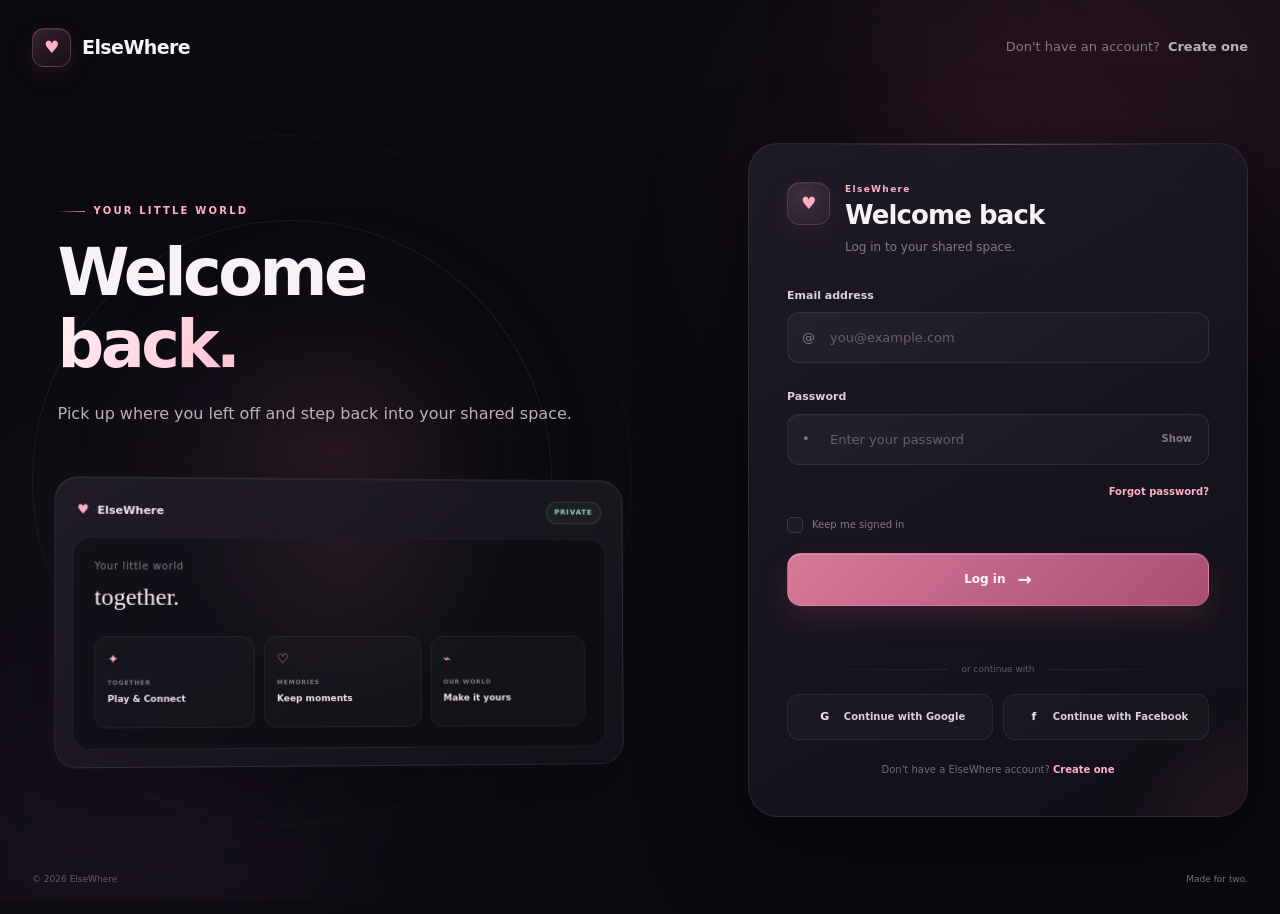
<file: login.html>
<!DOCTYPE html>
<html lang="en">
<head>
    <meta charset="UTF-8">
    <meta name="viewport" content="width=device-width, initial-scale=1.0">

    <meta
        name="description"
        content="Log in to your private Couples space."
    >

    <title>Log In — ElseWhere</title>

    <link rel="stylesheet" href="./css/global.css">
    <link rel="stylesheet" href="./css/auth.css">
</head>

<body class="auth-page">

    <!-- Background -->
    <div class="auth-background" aria-hidden="true">
        <div class="auth-glow auth-glow-one"></div>
        <div class="auth-glow auth-glow-two"></div>
        <div class="auth-grid"></div>
    </div>

    <!-- Header -->
    <header class="auth-header">

        <a
            href="index.html"
            class="brand auth-brand"
            aria-label="ElseWhere Home"
        >
            <span class="brand-icon" aria-hidden="true">♥</span>

            <span class="brand-name">
                ElseWhere
            </span>
        </a>

        <a
            href="signup.html"
            class="auth-back-link"
        >
            <span>Don't have an account?</span>
            <strong>Create one</strong>
        </a>

    </header>


    <!-- Main -->
    <main class="auth-main">

        <div class="auth-shell">

            <!-- Showcase -->
            <section
                class="auth-showcase"
                aria-label="ElseWhere introduction"
            >

                <div class="auth-showcase-glow"></div>

                <div class="auth-showcase-ring auth-ring-one"></div>
                <div class="auth-showcase-ring auth-ring-two"></div>

                <div class="auth-showcase-content">

                    <span class="auth-showcase-label">
                        YOUR LITTLE WORLD
                    </span>

                    <h1>
                        Welcome
                        <span>back.</span>
                    </h1>

                    <p>
                        Pick up where you left off and step back
                        into your shared space.
                    </p>


                    <!-- Preview -->
                    <div class="auth-mini-preview">

                        <div class="auth-mini-preview-top">

                            <div class="auth-mini-brand">
                                <span>♥</span>
                                ElseWhere
                            </div>

                            <span class="auth-mini-status">
                                PRIVATE
                            </span>

                        </div>


                        <div class="auth-mini-preview-body">

                            <div class="auth-mini-heading">

                                <span>
                                    Your little world
                                </span>

                                <strong>
                                    together.
                                </strong>

                            </div>


                            <div class="auth-mini-cards">

                                <div class="auth-mini-card">

                                    <span
                                        class="auth-mini-card-icon"
                                        aria-hidden="true"
                                    >
                                        ✦
                                    </span>

                                    <small>
                                        TOGETHER
                                    </small>

                                    <strong>
                                        Play & Connect
                                    </strong>

                                </div>


                                <div class="auth-mini-card">

                                    <span
                                        class="auth-mini-card-icon"
                                        aria-hidden="true"
                                    >
                                        ♡
                                    </span>

                                    <small>
                                        MEMORIES
                                    </small>

                                    <strong>
                                        Keep moments
                                    </strong>

                                </div>


                                <div class="auth-mini-card">

                                    <span
                                        class="auth-mini-card-icon"
                                        aria-hidden="true"
                                    >
                                        ⌁
                                    </span>

                                    <small>
                                        OUR WORLD
                                    </small>

                                    <strong>
                                        Make it yours
                                    </strong>

                                </div>

                            </div>

                        </div>

                    </div>

                </div>

            </section>


            <!-- Login Card -->
            <section
                class="auth-card"
                aria-labelledby="login-title"
            >

                <div class="auth-card-header">

                    <div
                        class="auth-icon"
                        aria-hidden="true"
                    >
                        ♥
                    </div>

                    <div>

                        <span class="auth-eyebrow">
                            ElseWhere
                        </span>

                        <h2 id="login-title">
                            Welcome back
                        </h2>

                        <p>
                            Log in to your shared space.
                        </p>

                    </div>

                </div>


                <!-- Login form -->
                <form
                    id="loginForm"
                    class="auth-form"
                    novalidate
                >

                    <!-- Email -->
                    <div class="form-field">

                        <label for="email">
                            Email address
                        </label>

                        <div class="input-shell">

                            <span
                                class="input-icon"
                                aria-hidden="true"
                            >
                                @
                            </span>

                            <input
                                id="email"
                                name="email"
                                type="email"
                                autocomplete="email"
                                placeholder="you@example.com"
                                required
                            >

                        </div>

                        <small
                            id="emailError"
                            class="field-error"
                            aria-live="polite"
                        ></small>

                    </div>


                    <!-- Password -->
                    <div class="form-field">

                        <label for="password">
                            Password
                        </label>

                        <div class="input-shell">

                            <span
                                class="input-icon"
                                aria-hidden="true"
                            >
                                •
                            </span>

                            <input
                                id="password"
                                name="password"
                                type="password"
                                autocomplete="current-password"
                                placeholder="Enter your password"
                                minlength="6"
                                required
                            >

                            <button
                                type="button"
                                class="password-toggle"
                                id="passwordToggle"
                                aria-label="Show password"
                                aria-pressed="false"
                            >
                                Show
                            </button>

                        </div>

                        <small
                            id="passwordError"
                            class="field-error"
                            aria-live="polite"
                        ></small>

                    </div>


                    <!-- Forgot password -->
                    <a
                        href="forgot-password.html"
                        class="forgot-link"
                        id="forgotPasswordLink"
                    >
                        Forgot password?
                    </a>


                    <!-- Remember me -->
                    <label class="remember-option">

                        <input
                            type="checkbox"
                            id="rememberMe"
                            name="rememberMe"
                        >

                        <span
                            class="custom-checkbox"
                            aria-hidden="true"
                        ></span>

                        <span class="remember-text">
                            Keep me signed in
                        </span>

                    </label>


                    <!-- Submit -->
                    <button
                        type="submit"
                        class="auth-submit"
                    >

                        <span>
                            Log in
                        </span>

                        <span
                            class="auth-submit-arrow"
                            aria-hidden="true"
                        >
                            →
                        </span>

                    </button>


                    <!-- Status -->
                    <p
                        id="loginStatus"
                        class="auth-status"
                        aria-live="polite"
                    ></p>

                </form>


                <!-- Divider -->
                <div class="auth-divider">
                    <span>or continue with</span>
                </div>


                <!-- Social login -->
                <div class="social-auth">

                    <button
                        type="button"
                        class="social-button"
                        data-provider="google"
                    >

                        <span
                            class="social-icon"
                            aria-hidden="true"
                        >
                            G
                        </span>

                        <span>
                            Continue with Google
                        </span>

                    </button>


                    <button
                        type="button"
                        class="social-button"
                        data-provider="facebook"
                    >

                        <span
                            class="social-icon"
                            aria-hidden="true"
                        >
                            f
                        </span>

                        <span>
                            Continue with Facebook
                        </span>

                    </button>

                </div>


                <!-- Signup -->
                <p class="auth-switch">

                    Don't have a ElseWhere account?

                    <a href="signup.html">
                        Create one
                    </a>

                </p>

            </section>

        </div>

    </main>


    <!-- Footer -->
    <footer class="auth-footer">

        <span>
            © 2026 ElseWhere
        </span>

        <span>
            Made for two.
        </span>

    </footer>


    <script src="./js/global.js" defer></script>
    <script src="./js/auth.js" defer></script>

</body>
</html>
</file>
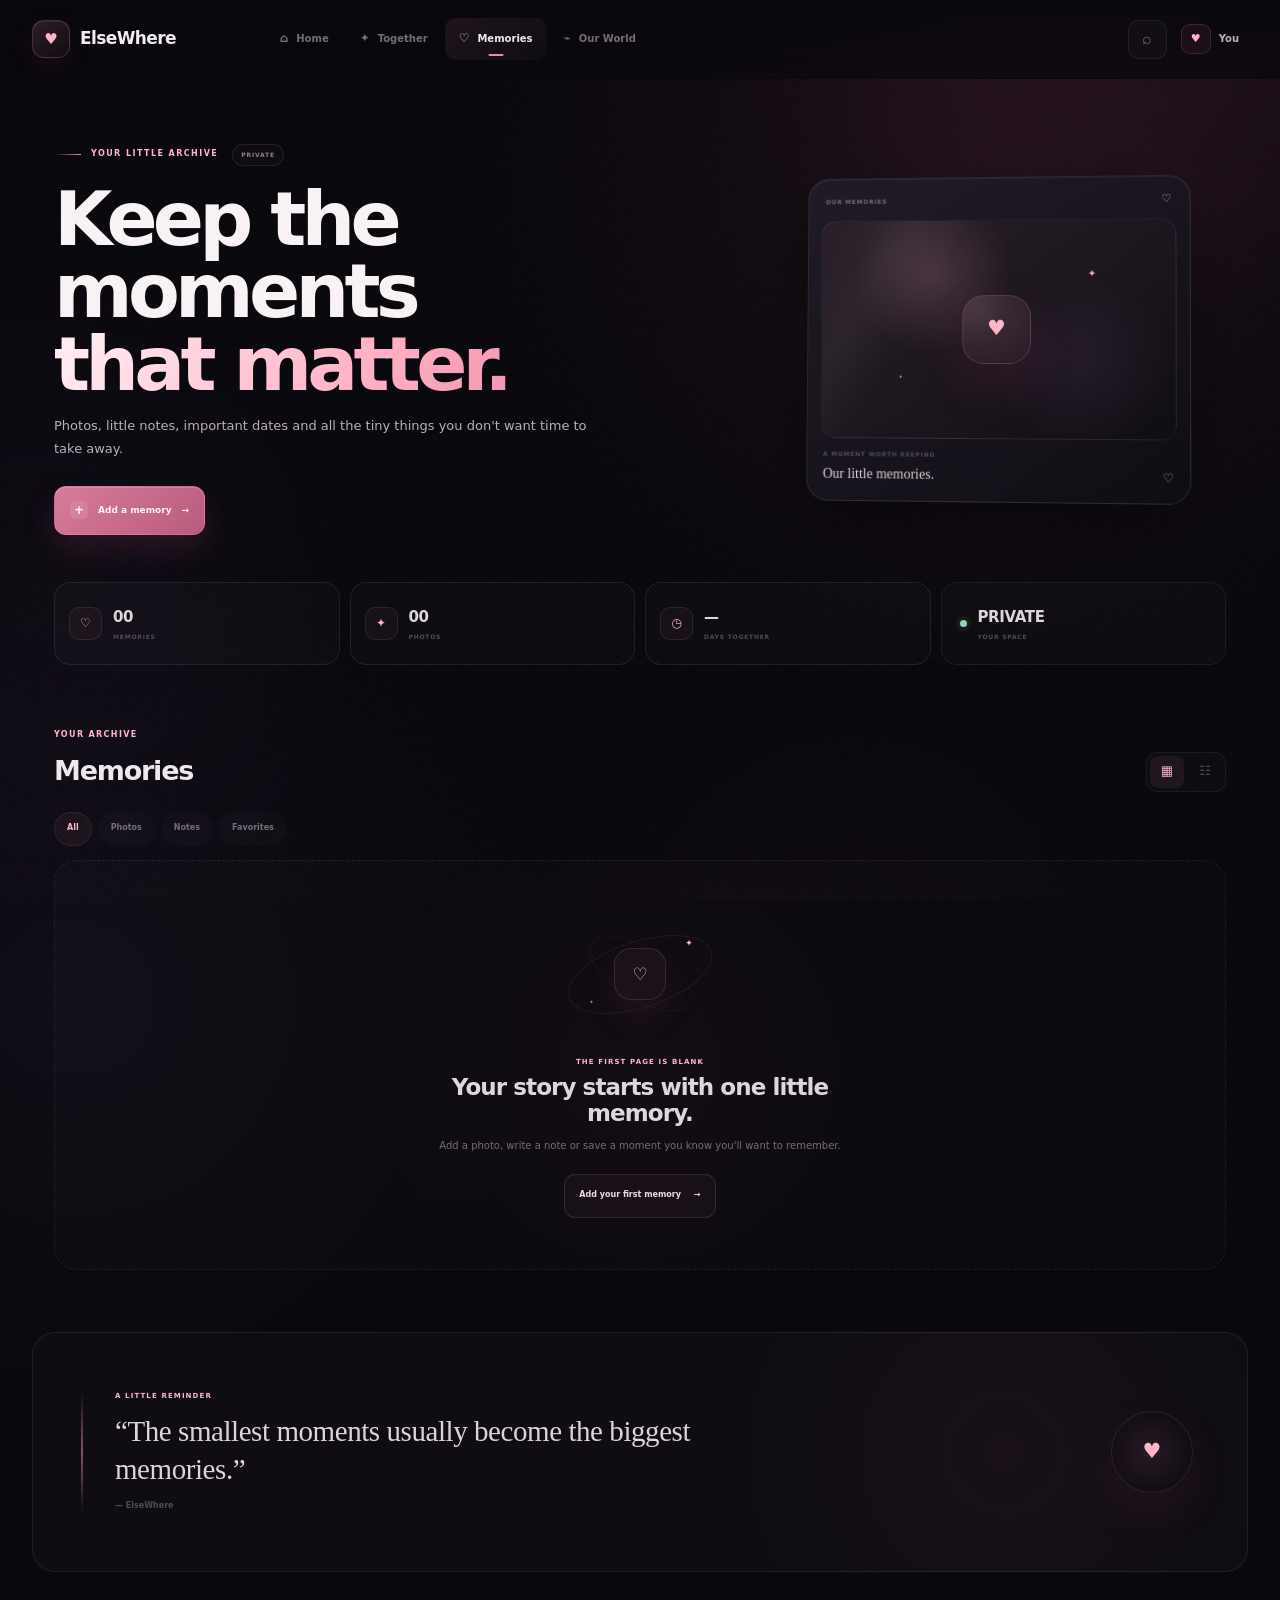
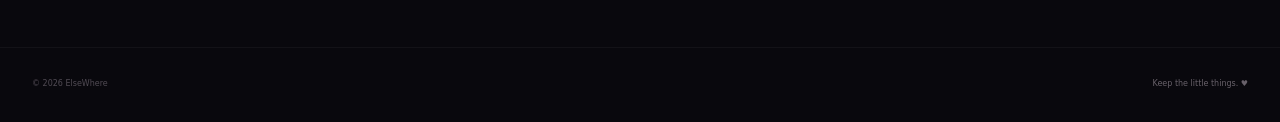
<file: memories.html>
<!DOCTYPE html>
<html lang="en">
<head>
    <meta charset="UTF-8">

    <meta
        name="viewport"
        content="width=device-width, initial-scale=1.0"
    >

    <meta
        name="description"
        content="Keep your favorite moments together in your private ElseWhere memories."
    >

    <title>Memories — ElseWhere</title>

    <link rel="stylesheet" href="./css/global.css">
    <link rel="stylesheet" href="./css/memories.css">
</head>

<body class="memories-page">

    <!-- =====================================================
         BACKGROUND
    ====================================================== -->

    <div
        class="memories-background"
        aria-hidden="true"
    >
        <div class="memories-bg-glow memories-bg-glow-one"></div>
        <div class="memories-bg-glow memories-bg-glow-two"></div>
        <div class="memories-bg-glow memories-bg-glow-three"></div>

        <div class="memories-bg-grid"></div>
        <div class="memories-bg-noise"></div>
    </div>


    <!-- =====================================================
         HEADER
    ====================================================== -->

    <header
        class="memories-header"
        id="memoriesHeader"
    >

        <div class="memories-header-inner">

            <!-- Brand -->
            <a
                href="hub.html"
                class="memories-brand"
                aria-label="Back to ElseWhere home"
            >

                <span
                    class="memories-brand-icon"
                    aria-hidden="true"
                >
                    ♥
                </span>

                <span class="memories-brand-name">
                    ElseWhere
                </span>

            </a>


            <!-- Desktop Navigation -->
            <nav
                class="memories-nav"
                aria-label="Main navigation"
            >

                <a
                    href="hub.html"
                    class="memories-nav-link"
                >
                    <span aria-hidden="true">⌂</span>
                    Home
                </a>

                <a
                    href="together.html"
                    class="memories-nav-link"
                >
                    <span aria-hidden="true">✦</span>
                    Together
                </a>

                <a
                    href="memories.html"
                    class="memories-nav-link active"
                    aria-current="page"
                >
                    <span aria-hidden="true">♡</span>
                    Memories
                </a>

                <a
                    href="our-world.html"
                    class="memories-nav-link"
                >
                    <span aria-hidden="true">⌁</span>
                    Our World
                </a>

            </nav>


            <!-- Header Actions -->
            <div class="memories-header-actions">

                <button
                    type="button"
                    class="memories-icon-button"
                    id="memorySearchButton"
                    aria-label="Search memories"
                >
                    ⌕
                </button>


                <a
                    href="settings.html"
                    class="memories-profile"
                    aria-label="Open settings"
                >

                    <span class="memories-profile-avatar">
                        ♥
                    </span>

                    <span class="memories-profile-name">
                        You
                    </span>

                </a>


                <button
                    type="button"
                    class="memories-menu-button"
                    id="memoriesMenuButton"
                    aria-label="Open navigation"
                    aria-expanded="false"
                >
                    <span></span>
                    <span></span>
                    <span></span>
                </button>

            </div>

        </div>


        <!-- Mobile Navigation -->
        <div
            class="memories-mobile-menu"
            id="memoriesMobileMenu"
        >

            <nav aria-label="Mobile navigation">

                <a href="hub.html">
                    <span aria-hidden="true">⌂</span>
                    Home
                </a>

                <a href="together.html">
                    <span aria-hidden="true">✦</span>
                    Together
                </a>

                <a
                    href="memories.html"
                    class="active"
                >
                    <span aria-hidden="true">♡</span>
                    Memories
                </a>

                <a href="our-world.html">
                    <span aria-hidden="true">⌁</span>
                    Our World
                </a>

                <a href="settings.html">
                    <span aria-hidden="true">⚙</span>
                    Settings
                </a>

            </nav>

        </div>

    </header>


    <!-- =====================================================
         MAIN
    ====================================================== -->

    <main class="memories-main">

        <div class="memories-container">


            <!-- =================================================
                 HERO
            ================================================== -->

            <section class="memories-hero">

                <div class="memories-hero-copy">

                    <div class="memories-eyebrow">

                        <span class="memories-eyebrow-line"></span>

                        YOUR LITTLE ARCHIVE

                        <span class="memories-private">
                            PRIVATE
                        </span>

                    </div>


                    <h1>
                        Keep the moments
                        <span>that matter.</span>
                    </h1>


                    <p>
                        Photos, little notes, important dates and
                        all the tiny things you don't want time
                        to take away.
                    </p>


                    <button
                        type="button"
                        class="memories-primary-button"
                        id="addMemoryButton"
                    >
                        <span class="memories-button-icon">
                            +
                        </span>

                        <span>
                            Add a memory
                        </span>

                        <span>
                            →
                        </span>
                    </button>

                </div>


                <!-- Hero visual -->
                <div class="memories-hero-visual">

                    <div class="memory-hero-orbit orbit-one"></div>
                    <div class="memory-hero-orbit orbit-two"></div>

                    <div class="memory-hero-frame">

                        <div class="memory-hero-frame-top">

                            <span>
                                OUR MEMORIES
                            </span>

                            <span>
                                ♡
                            </span>

                        </div>


                        <div class="memory-hero-photo">

                            <div class="memory-photo-shine"></div>

                            <div class="memory-photo-center">
                                ♥
                            </div>

                            <span class="memory-photo-spark spark-one">
                                ✦
                            </span>

                            <span class="memory-photo-spark spark-two">
                                ·
                            </span>

                        </div>


                        <div class="memory-hero-caption">

                            <div>
                                <span>
                                    A MOMENT WORTH KEEPING
                                </span>

                                <strong>
                                    Our little memories.
                                </strong>
                            </div>

                            <span>
                                ♡
                            </span>

                        </div>

                    </div>

                </div>

            </section>


            <!-- =================================================
                 MEMORY STATS
            ================================================== -->

            <section class="memory-stats">

                <div class="memory-stat">

                    <span class="memory-stat-icon">
                        ♡
                    </span>

                    <div>
                        <strong id="memoryCount">
                            00
                        </strong>

                        <span>
                            MEMORIES
                        </span>
                    </div>

                </div>


                <div class="memory-stat">

                    <span class="memory-stat-icon">
                        ✦
                    </span>

                    <div>
                        <strong id="memoryPhotoCount">
                            00
                        </strong>

                        <span>
                            PHOTOS
                        </span>
                    </div>

                </div>


                <div class="memory-stat">

                    <span class="memory-stat-icon">
                        ◷
                    </span>

                    <div>
                        <strong>
                            —
                        </strong>

                        <span>
                            DAYS TOGETHER
                        </span>
                    </div>

                </div>


                <div class="memory-stat memory-stat-private">

                    <span class="memory-private-dot"></span>

                    <div>
                        <strong>
                            PRIVATE
                        </strong>

                        <span>
                            YOUR SPACE
                        </span>
                    </div>

                </div>

            </section>


            <!-- =================================================
                 MEMORY TOOLBAR
            ================================================== -->

            <section class="memories-library">

                <div class="memories-library-heading">

                    <div>

                        <span class="memories-section-label">
                            YOUR ARCHIVE
                        </span>

                        <h2>
                            Memories
                        </h2>

                    </div>


                    <div class="memories-view-controls">

                        <button
                            type="button"
                            class="memory-view-button active"
                            id="gridViewButton"
                            aria-label="Grid view"
                            aria-pressed="true"
                        >
                            ▦
                        </button>

                        <button
                            type="button"
                            class="memory-view-button"
                            id="listViewButton"
                            aria-label="List view"
                            aria-pressed="false"
                        >
                            ☷
                        </button>

                    </div>

                </div>


                <!-- Filters -->
                <div class="memories-filters">

                    <button
                        type="button"
                        class="memory-filter active"
                        data-filter="all"
                    >
                        All
                    </button>

                    <button
                        type="button"
                        class="memory-filter"
                        data-filter="photos"
                    >
                        Photos
                    </button>

                    <button
                        type="button"
                        class="memory-filter"
                        data-filter="notes"
                    >
                        Notes
                    </button>

                    <button
                        type="button"
                        class="memory-filter"
                        data-filter="important"
                    >
                        Favorites
                    </button>

                </div>


                <!-- =================================================
                     EMPTY STATE
                ================================================== -->

                <div
                    class="memories-empty"
                    id="memoriesEmpty"
                >

                    <div class="memories-empty-art">

                        <div class="empty-orbit orbit-one"></div>
                        <div class="empty-orbit orbit-two"></div>

                        <div class="empty-center">
                            ♡
                        </div>

                        <span class="empty-spark spark-one">
                            ✦
                        </span>

                        <span class="empty-spark spark-two">
                            ·
                        </span>

                    </div>


                    <span class="memories-empty-label">
                        THE FIRST PAGE IS BLANK
                    </span>


                    <h3>
                        Your story starts with
                        one little memory.
                    </h3>


                    <p>
                        Add a photo, write a note or save a
                        moment you know you'll want to remember.
                    </p>


                    <button
                        type="button"
                        class="memories-empty-button"
                        id="emptyAddMemoryButton"
                    >
                        <span>
                            Add your first memory
                        </span>

                        <span>
                            →
                        </span>
                    </button>

                </div>


                <!-- =================================================
                     FUTURE MEMORY GRID
                ================================================== -->

                <div
                    class="memories-grid"
                    id="memoriesGrid"
                    hidden
                >

                    <!-- Memory items will be inserted here -->

                </div>

            </section>


            <!-- =================================================
                 MEMORY QUOTE
            ================================================== -->

            <section class="memories-quote">

                <div class="memories-quote-line"></div>

                <div class="memories-quote-content">

                    <span>
                        A LITTLE REMINDER
                    </span>

                    <blockquote>
                        “The smallest moments
                        usually become the biggest memories.”
                    </blockquote>

                    <strong>
                        — ElseWhere
                    </strong>

                </div>

                <div class="memories-quote-heart">
                    ♥
                </div>

            </section>

        </div>

    </main>


    <!-- =====================================================
         ADD MEMORY MODAL
    ====================================================== -->

    <div
        class="memory-modal"
        id="memoryModal"
        aria-hidden="true"
    >

        <div
            class="memory-modal-backdrop"
            data-memory-close
        ></div>


        <section
            class="memory-modal-card"
            role="dialog"
            aria-modal="true"
            aria-labelledby="memoryModalTitle"
        >

            <button
                type="button"
                class="memory-modal-close"
                id="memoryModalClose"
                aria-label="Close"
            >
                ×
            </button>


            <div class="memory-modal-icon">
                ♡
            </div>


            <span class="memory-modal-label">
                ADD TO YOUR STORY
            </span>


            <h2 id="memoryModalTitle">
                Save a little moment.
            </h2>


            <p>
                Your memory system will be connected here.
                You'll be able to add photos, notes and
                moments to your private archive.
            </p>


            <div class="memory-modal-options">

                <button
                    type="button"
                    class="memory-option"
                    data-memory-type="photo"
                >

                    <span>
                        ▣
                    </span>

                    <div>
                        <strong>
                            Photo
                        </strong>

                        <small>
                            Save a picture together.
                        </small>
                    </div>

                    <i>
                        →
                    </i>

                </button>


                <button
                    type="button"
                    class="memory-option"
                    data-memory-type="note"
                >

                    <span>
                        ✎
                    </span>

                    <div>
                        <strong>
                            Little note
                        </strong>

                        <small>
                            Write something worth keeping.
                        </small>
                    </div>

                    <i>
                        →
                    </i>

                </button>


                <button
                    type="button"
                    class="memory-option"
                    data-memory-type="moment"
                >

                    <span>
                        ✦
                    </span>

                    <div>
                        <strong>
                            Moment
                        </strong>

                        <small>
                            Capture something special.
                        </small>
                    </div>

                    <i>
                        →
                    </i>

                </button>

            </div>


            <button
                type="button"
                class="memory-modal-button"
                data-memory-close
            >
                Back to memories
            </button>

        </section>

    </div>


    <!-- =====================================================
         FOOTER
    ====================================================== -->

    <footer class="memories-footer">

        <div class="memories-footer-inner">

            <span>
                © 2026 ElseWhere
            </span>

            <span>
                Keep the little things. ♥
            </span>

        </div>

    </footer>


    <!-- =====================================================
         SCRIPTS
    ====================================================== -->

    <script src="./js/global.js" defer></script>
    <script src="./js/memories.js" defer></script>

</body>
</html>
</file>
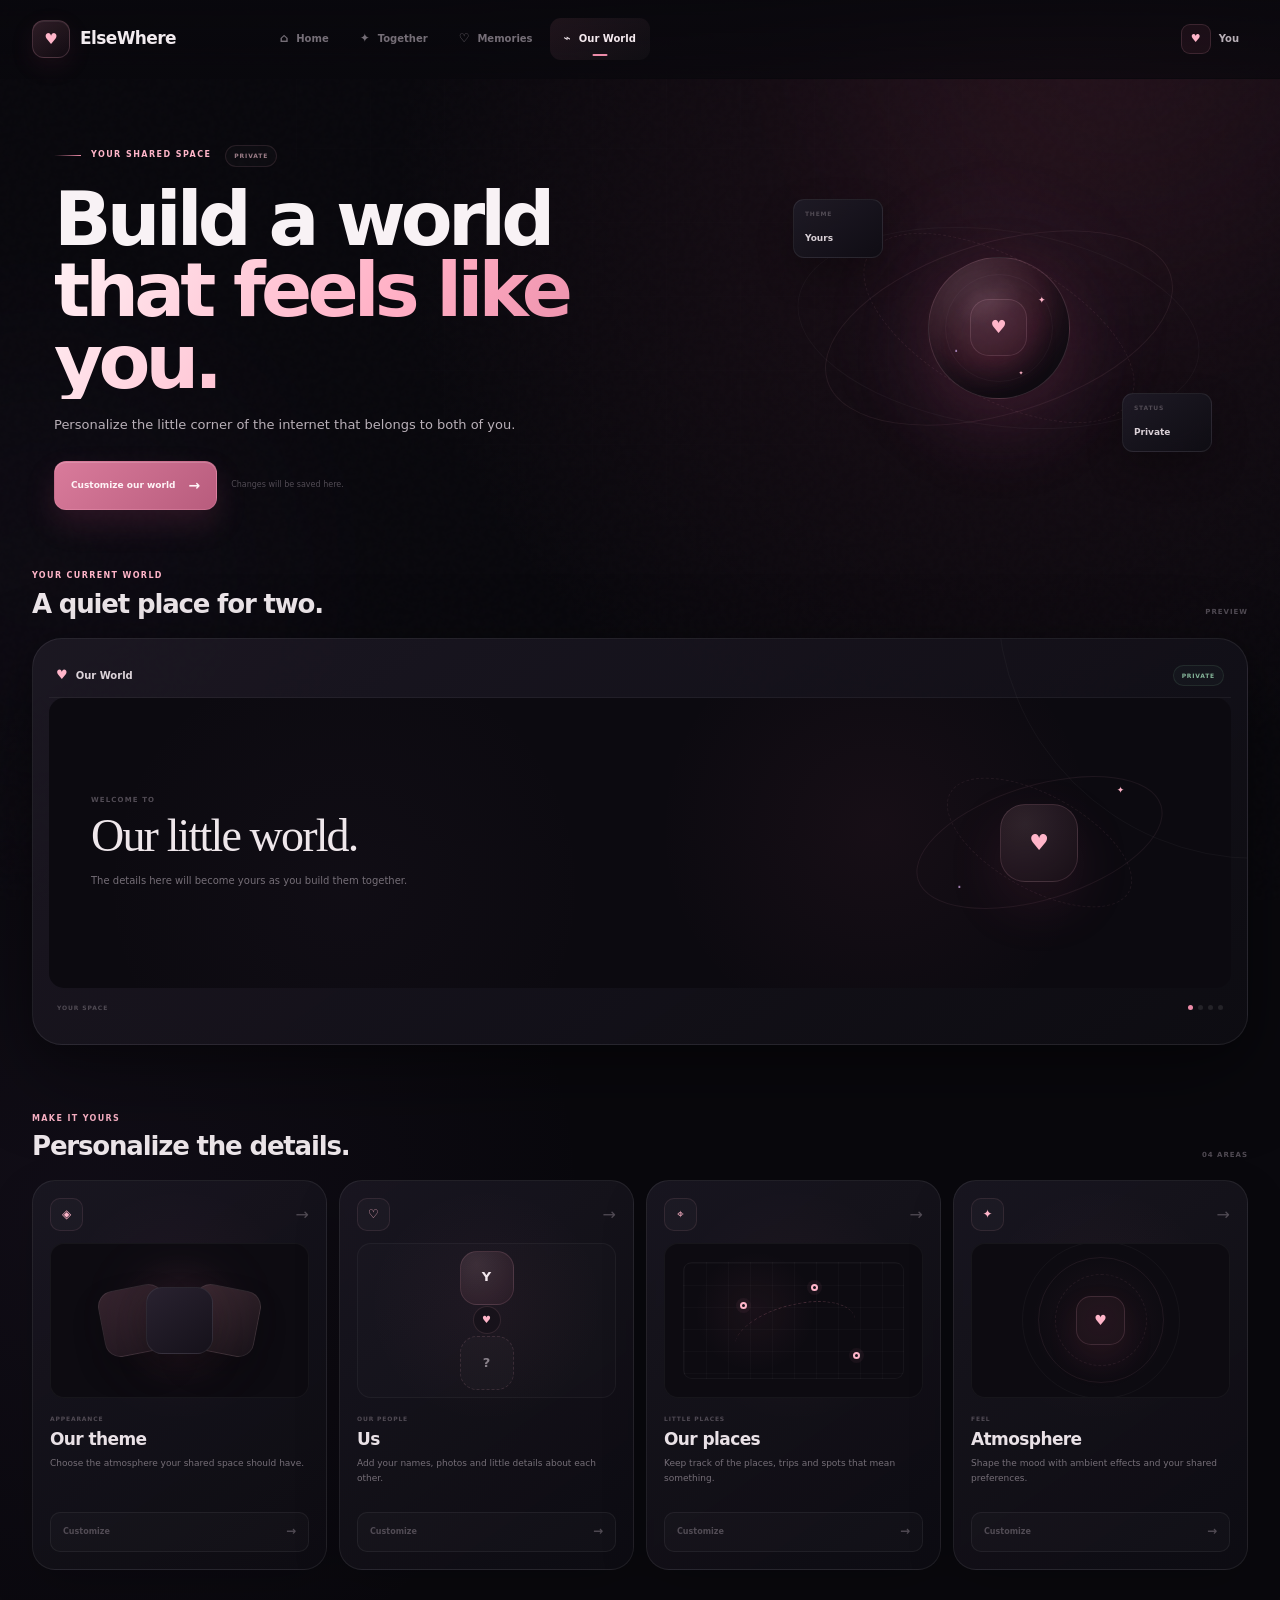
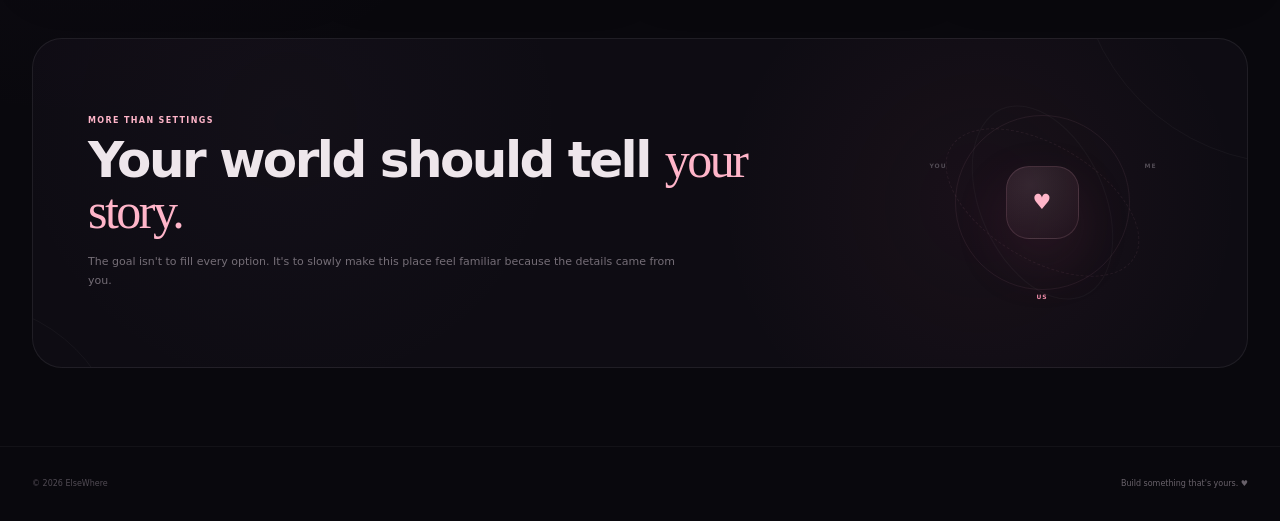
<file: our-world.html>
<!DOCTYPE html>
<html lang="en">
<head>
    <meta charset="UTF-8">

    <meta
        name="viewport"
        content="width=device-width, initial-scale=1.0"
    >

    <meta
        name="description"
        content="Build and personalize your shared world on ElseWhere."
    >

    <title>Our World — ElseWhere</title>

    <link rel="stylesheet" href="./css/global.css">
    <link rel="stylesheet" href="./css/our-world.css">
</head>

<body class="world-page">

    <!-- =====================================================
         BACKGROUND
    ====================================================== -->

    <div
        class="world-background"
        aria-hidden="true"
    >
        <div class="world-bg-glow world-bg-glow-one"></div>
        <div class="world-bg-glow world-bg-glow-two"></div>
        <div class="world-bg-glow world-bg-glow-three"></div>

        <div class="world-bg-grid"></div>
        <div class="world-bg-noise"></div>
    </div>


    <!-- =====================================================
         HEADER
    ====================================================== -->

    <header
        class="world-header"
        id="worldHeader"
    >

        <div class="world-header-inner">

            <!-- Brand -->
            <a
                href="hub.html"
                class="world-brand"
                aria-label="Back to ElseWhere home"
            >
                <span
                    class="world-brand-icon"
                    aria-hidden="true"
                >
                    ♥
                </span>

                <span class="world-brand-name">
                    ElseWhere
                </span>
            </a>


            <!-- Desktop navigation -->
            <nav
                class="world-nav"
                aria-label="Main navigation"
            >

                <a
                    href="hub.html"
                    class="world-nav-link"
                >
                    <span aria-hidden="true">⌂</span>
                    Home
                </a>

                <a
                    href="together.html"
                    class="world-nav-link"
                >
                    <span aria-hidden="true">✦</span>
                    Together
                </a>

                <a
                    href="memories.html"
                    class="world-nav-link"
                >
                    <span aria-hidden="true">♡</span>
                    Memories
                </a>

                <a
                    href="our-world.html"
                    class="world-nav-link active"
                    aria-current="page"
                >
                    <span aria-hidden="true">⌁</span>
                    Our World
                </a>

            </nav>


            <!-- Header actions -->
            <div class="world-header-actions">

                <a
                    href="settings.html"
                    class="world-profile"
                    aria-label="Open settings"
                >

                    <span class="world-profile-avatar">
                        ♥
                    </span>

                    <span class="world-profile-name">
                        You
                    </span>

                </a>


                <button
                    type="button"
                    class="world-menu-button"
                    id="worldMenuButton"
                    aria-label="Open navigation"
                    aria-expanded="false"
                >
                    <span></span>
                    <span></span>
                    <span></span>
                </button>

            </div>

        </div>


        <!-- Mobile navigation -->
        <div
            class="world-mobile-menu"
            id="worldMobileMenu"
        >

            <nav aria-label="Mobile navigation">

                <a href="hub.html">
                    <span aria-hidden="true">⌂</span>
                    Home
                </a>

                <a href="together.html">
                    <span aria-hidden="true">✦</span>
                    Together
                </a>

                <a href="memories.html">
                    <span aria-hidden="true">♡</span>
                    Memories
                </a>

                <a
                    href="our-world.html"
                    class="active"
                >
                    <span aria-hidden="true">⌁</span>
                    Our World
                </a>

                <a href="settings.html">
                    <span aria-hidden="true">⚙</span>
                    Settings
                </a>

            </nav>

        </div>

    </header>


    <!-- =====================================================
         MAIN
    ====================================================== -->

    <main class="world-main">

        <div class="world-container">


            <!-- =================================================
                 HERO
            ================================================== -->

            <section class="world-hero">

                <div class="world-hero-copy">

                    <div class="world-eyebrow">

                        <span class="world-eyebrow-line"></span>

                        YOUR SHARED SPACE

                        <span class="world-private">
                            PRIVATE
                        </span>

                    </div>


                    <h1>
                        Build a world
                        <span>that feels like you.</span>
                    </h1>


                    <p>
                        Personalize the little corner of the
                        internet that belongs to both of you.
                    </p>


                    <div class="world-hero-actions">

                        <button
                            type="button"
                            class="world-primary-button"
                            id="customizeWorldButton"
                        >
                            <span>Customize our world</span>
                            <span>→</span>
                        </button>

                        <span class="world-save-note">
                            Changes will be saved here.
                        </span>

                    </div>

                </div>


                <!-- Hero visual -->
                <div class="world-hero-visual">

                    <div class="world-visual-glow"></div>

                    <div class="world-planet-orbit orbit-one"></div>
                    <div class="world-planet-orbit orbit-two"></div>
                    <div class="world-planet-orbit orbit-three"></div>


                    <div class="world-planet">

                        <div class="world-planet-highlight"></div>

                        <div class="world-planet-core">
                            ♥
                        </div>

                        <span class="world-star star-one">
                            ✦
                        </span>

                        <span class="world-star star-two">
                            ·
                        </span>

                        <span class="world-star star-three">
                            ✦
                        </span>

                    </div>


                    <div class="world-floating-tag world-tag-one">

                        <span>THEME</span>
                        <strong>Yours</strong>

                    </div>


                    <div class="world-floating-tag world-tag-two">

                        <span>STATUS</span>
                        <strong>Private</strong>

                    </div>

                </div>

            </section>


            <!-- =================================================
                 WORLD PREVIEW
            ================================================== -->

            <section
                class="world-preview-section"
                aria-labelledby="world-preview-title"
            >

                <div class="world-section-heading">

                    <div>

                        <span class="world-section-label">
                            YOUR CURRENT WORLD
                        </span>

                        <h2 id="world-preview-title">
                            A quiet place for two.
                        </h2>

                    </div>

                    <span class="world-section-meta">
                        PREVIEW
                    </span>

                </div>


                <div class="world-preview">

                    <div class="world-preview-top">

                        <div class="world-preview-brand">

                            <span>♥</span>

                            <strong>
                                Our World
                            </strong>

                        </div>


                        <span class="world-preview-private">
                            PRIVATE
                        </span>

                    </div>


                    <div class="world-preview-content">

                        <div class="world-preview-message">

                            <span>
                                WELCOME TO
                            </span>

                            <h3>
                                Our little world.
                            </h3>

                            <p>
                                The details here will become
                                yours as you build them together.
                            </p>

                        </div>


                        <!-- Mini world -->
                        <div class="world-mini-scene">

                            <div class="mini-scene-orbit scene-orbit-one"></div>
                            <div class="mini-scene-orbit scene-orbit-two"></div>

                            <div class="mini-scene-center">
                                ♥
                            </div>

                            <span class="mini-scene-star scene-star-one">
                                ✦
                            </span>

                            <span class="mini-scene-star scene-star-two">
                                ·
                            </span>

                        </div>

                    </div>


                    <div class="world-preview-bottom">

                        <span>
                            YOUR SPACE
                        </span>

                        <div class="world-preview-dots">

                            <span class="active"></span>
                            <span></span>
                            <span></span>
                            <span></span>

                        </div>

                    </div>

                </div>

            </section>


            <!-- =================================================
                 CUSTOMIZATION CARDS
            ================================================== -->

            <section
                class="world-customization"
                aria-labelledby="customization-title"
            >

                <div class="world-section-heading">

                    <div>

                        <span class="world-section-label">
                            MAKE IT YOURS
                        </span>

                        <h2 id="customization-title">
                            Personalize the details.
                        </h2>

                    </div>

                    <span class="world-section-meta">
                        04 AREAS
                    </span>

                </div>


                <div class="world-option-grid">


                    <!-- Theme -->
                    <article class="world-option-card">

                        <div class="world-option-header">

                            <span class="world-option-icon">
                                ◈
                            </span>

                            <span class="world-option-arrow">
                                →
                            </span>

                        </div>


                        <div class="world-option-visual theme-visual">

                            <div class="theme-swatch swatch-one"></div>
                            <div class="theme-swatch swatch-two"></div>
                            <div class="theme-swatch swatch-three"></div>

                            <div class="theme-glow"></div>

                        </div>


                        <div class="world-option-content">

                            <span>
                                APPEARANCE
                            </span>

                            <h3>
                                Our theme
                            </h3>

                            <p>
                                Choose the atmosphere your
                                shared space should have.
                            </p>

                        </div>


                        <button
                            type="button"
                            class="world-option-button"
                            data-world-option="theme"
                        >
                            Customize
                            <span>→</span>
                        </button>

                    </article>


                    <!-- Couple -->
                    <article class="world-option-card">

                        <div class="world-option-header">

                            <span class="world-option-icon">
                                ♡
                            </span>

                            <span class="world-option-arrow">
                                →
                            </span>

                        </div>


                        <div class="world-option-visual couple-visual">

                            <div class="couple-avatar avatar-you">
                                Y
                            </div>

                            <div class="couple-heart">
                                ♥
                            </div>

                            <div class="couple-avatar avatar-partner">
                                ?
                            </div>

                        </div>


                        <div class="world-option-content">

                            <span>
                                OUR PEOPLE
                            </span>

                            <h3>
                                Us
                            </h3>

                            <p>
                                Add your names, photos and
                                little details about each other.
                            </p>

                        </div>


                        <button
                            type="button"
                            class="world-option-button"
                            data-world-option="couple"
                        >
                            Customize
                            <span>→</span>
                        </button>

                    </article>


                    <!-- Places -->
                    <article class="world-option-card">

                        <div class="world-option-header">

                            <span class="world-option-icon">
                                ⌖
                            </span>

                            <span class="world-option-arrow">
                                →
                            </span>

                        </div>


                        <div class="world-option-visual places-visual">

                            <div class="places-map-grid"></div>

                            <div class="place-point point-one">
                                <span></span>
                            </div>

                            <div class="place-point point-two">
                                <span></span>
                            </div>

                            <div class="place-point point-three">
                                <span></span>
                            </div>

                            <div class="place-route"></div>

                        </div>


                        <div class="world-option-content">

                            <span>
                                LITTLE PLACES
                            </span>

                            <h3>
                                Our places
                            </h3>

                            <p>
                                Keep track of the places,
                                trips and spots that mean something.
                            </p>

                        </div>


                        <button
                            type="button"
                            class="world-option-button"
                            data-world-option="places"
                        >
                            Customize
                            <span>→</span>
                        </button>

                    </article>


                    <!-- Atmosphere -->
                    <article class="world-option-card">

                        <div class="world-option-header">

                            <span class="world-option-icon">
                                ✦
                            </span>

                            <span class="world-option-arrow">
                                →
                            </span>

                        </div>


                        <div class="world-option-visual atmosphere-visual">

                            <div class="atmosphere-circle atmosphere-circle-one"></div>
                            <div class="atmosphere-circle atmosphere-circle-two"></div>
                            <div class="atmosphere-circle atmosphere-circle-three"></div>

                            <div class="atmosphere-center">
                                ♥
                            </div>

                        </div>


                        <div class="world-option-content">

                            <span>
                                FEEL
                            </span>

                            <h3>
                                Atmosphere
                            </h3>

                            <p>
                                Shape the mood with ambient
                                effects and your shared preferences.
                            </p>

                        </div>


                        <button
                            type="button"
                            class="world-option-button"
                            data-world-option="atmosphere"
                        >
                            Customize
                            <span>→</span>
                        </button>

                    </article>

                </div>

            </section>


            <!-- =================================================
                 OUR STORY
            ================================================== -->

            <section class="world-story">

                <div class="world-story-copy">

                    <span class="world-section-label">
                        MORE THAN SETTINGS
                    </span>

                    <h2>
                        Your world should tell
                        <span>your story.</span>
                    </h2>

                    <p>
                        The goal isn't to fill every option.
                        It's to slowly make this place feel
                        familiar because the details came from you.
                    </p>

                </div>


                <div class="world-story-visual">

                    <div class="story-ring story-ring-one"></div>
                    <div class="story-ring story-ring-two"></div>
                    <div class="story-ring story-ring-three"></div>

                    <div class="story-heart">
                        ♥
                    </div>

                    <span class="story-label story-label-one">
                        YOU
                    </span>

                    <span class="story-label story-label-two">
                        ME
                    </span>

                    <span class="story-label story-label-three">
                        US
                    </span>

                </div>

            </section>

        </div>

    </main>


    <!-- =====================================================
         CUSTOMIZATION MODAL
    ====================================================== -->

    <div
        class="world-modal"
        id="worldModal"
        aria-hidden="true"
    >

        <div
            class="world-modal-backdrop"
            data-world-close
        ></div>


        <section
            class="world-modal-card"
            role="dialog"
            aria-modal="true"
            aria-labelledby="worldModalTitle"
        >

            <button
                type="button"
                class="world-modal-close"
                id="worldModalClose"
                aria-label="Close"
            >
                ×
            </button>


            <div class="world-modal-icon">
                ⌁
            </div>


            <span class="world-modal-label">
                YOUR WORLD
            </span>


            <h2 id="worldModalTitle">
                Make it yours.
            </h2>


            <p id="worldModalText">
                World customization will be connected
                here. Your choices will eventually shape
                the shared space you build together.
            </p>


            <div class="world-modal-preview">

                <span class="world-modal-preview-label">
                    CURRENT STATE
                </span>

                <strong>
                    Waiting for your first customization.
                </strong>

            </div>


            <button
                type="button"
                class="world-modal-button"
                data-world-close
            >
                Back to our world
            </button>

        </section>

    </div>


    <!-- =====================================================
         FOOTER
    ====================================================== -->

    <footer class="world-footer">

        <div class="world-footer-inner">

            <span>
                © 2026 ElseWhere
            </span>

            <span>
                Build something that's yours. ♥
            </span>

        </div>

    </footer>


    <!-- =====================================================
         SCRIPTS
    ====================================================== -->

    <script src="./js/global.js" defer></script>
    <script src="./js/our-world.js" defer></script>

</body>
</html>
</file>
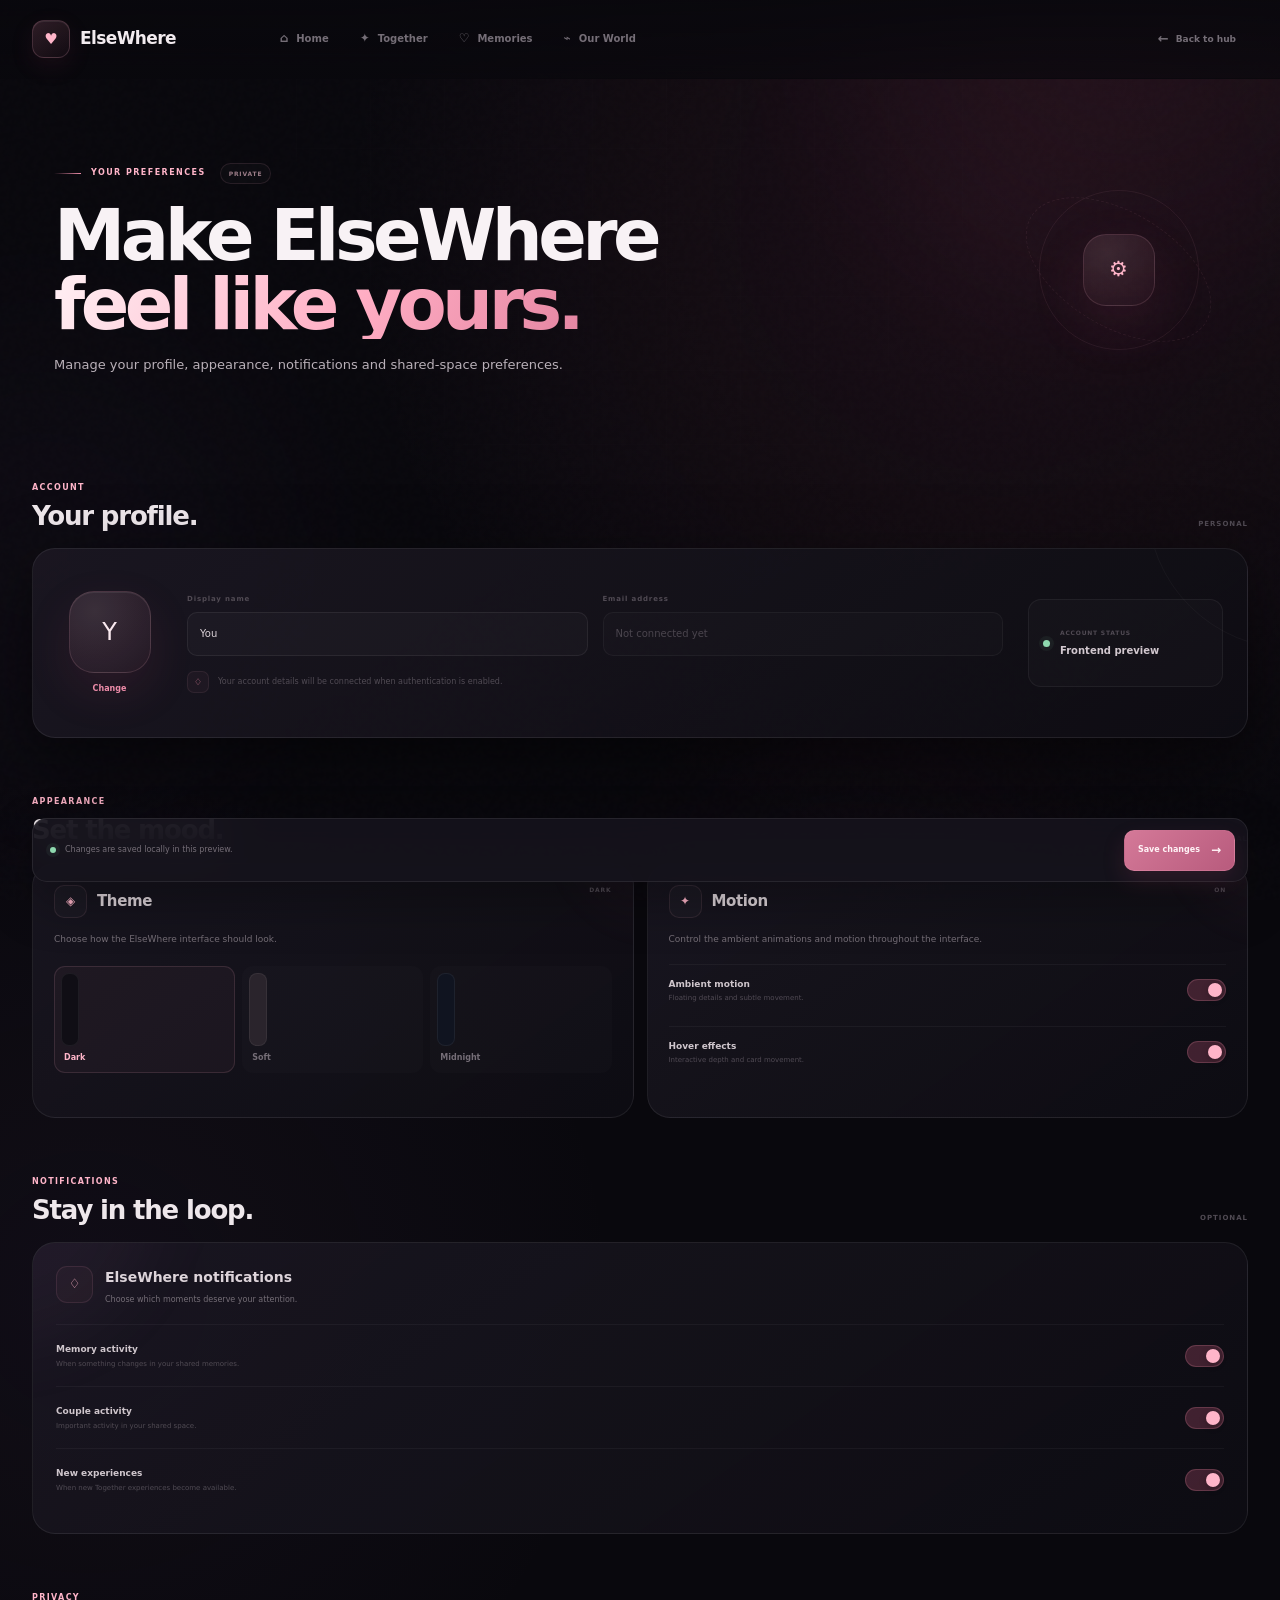
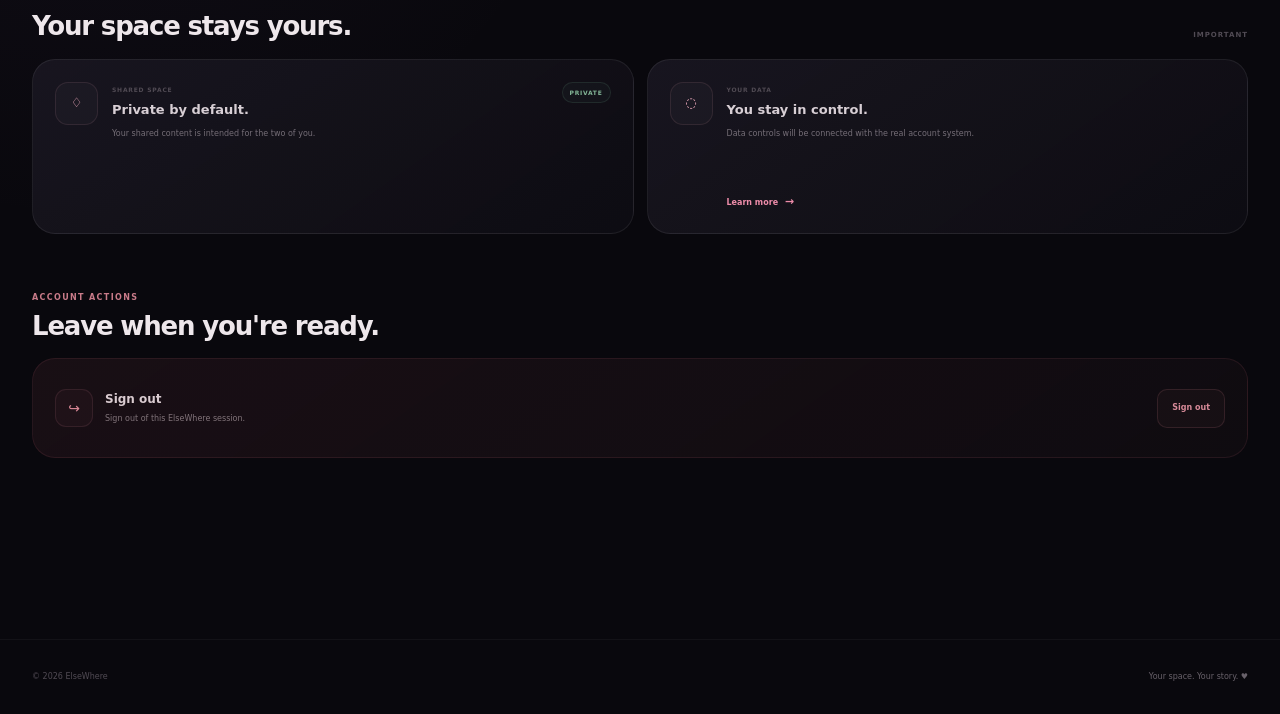
<file: settings.html>
<!DOCTYPE html>
<html lang="en">
<head>
    <meta charset="UTF-8">

    <meta
        name="viewport"
        content="width=device-width, initial-scale=1.0"
    >

    <meta
        name="description"
        content="Manage your ElseWhere profile, preferences and private space."
    >

    <title>Settings — ElseWhere</title>

    <link rel="stylesheet" href="./css/global.css">
    <link rel="stylesheet" href="./css/settings.css">
</head>

<body class="settings-page">

    <!-- =====================================================
         BACKGROUND
    ====================================================== -->

    <div
        class="settings-background"
        aria-hidden="true"
    >
        <div class="settings-bg-glow settings-bg-glow-one"></div>
        <div class="settings-bg-glow settings-bg-glow-two"></div>
        <div class="settings-bg-glow settings-bg-glow-three"></div>

        <div class="settings-bg-grid"></div>
        <div class="settings-bg-noise"></div>
    </div>


    <!-- =====================================================
         HEADER
    ====================================================== -->

    <header
        class="settings-header"
        id="settingsHeader"
    >

        <div class="settings-header-inner">

            <!-- Brand -->
            <a
                href="hub.html"
                class="settings-brand"
                aria-label="Back to ElseWhere home"
            >
                <span
                    class="settings-brand-icon"
                    aria-hidden="true"
                >
                    ♥
                </span>

                <span class="settings-brand-name">
                    ElseWhere</span>
                </span>
            </a>


            <!-- Desktop navigation -->
            <nav
                class="settings-nav"
                aria-label="Main navigation"
            >

                <a
                    href="hub.html"
                    class="settings-nav-link"
                >
                    <span aria-hidden="true">⌂</span>
                    Home
                </a>

                <a
                    href="together.html"
                    class="settings-nav-link"
                >
                    <span aria-hidden="true">✦</span>
                    Together
                </a>

                <a
                    href="memories.html"
                    class="settings-nav-link"
                >
                    <span aria-hidden="true">♡</span>
                    Memories
                </a>

                <a
                    href="our-world.html"
                    class="settings-nav-link"
                >
                    <span aria-hidden="true">⌁</span>
                    Our World
                </a>

            </nav>


            <!-- Header actions -->
            <div class="settings-header-actions">

                <a
                    href="hub.html"
                    class="settings-back-link"
                >
                    <span aria-hidden="true">←</span>
                    Back to hub
                </a>


                <button
                    type="button"
                    class="settings-menu-button"
                    id="settingsMenuButton"
                    aria-label="Open navigation"
                    aria-expanded="false"
                >
                    <span></span>
                    <span></span>
                    <span></span>
                </button>

            </div>

        </div>


        <!-- Mobile navigation -->
        <div
            class="settings-mobile-menu"
            id="settingsMobileMenu"
        >

            <nav aria-label="Mobile navigation">

                <a href="hub.html">
                    <span aria-hidden="true">⌂</span>
                    Home
                </a>

                <a href="together.html">
                    <span aria-hidden="true">✦</span>
                    Together
                </a>

                <a href="memories.html">
                    <span aria-hidden="true">♡</span>
                    Memories
                </a>

                <a href="our-world.html">
                    <span aria-hidden="true">⌁</span>
                    Our World
                </a>

                <a
                    href="settings.html"
                    class="active"
                >
                    <span aria-hidden="true">⚙</span>
                    Settings
                </a>

            </nav>

        </div>

    </header>


    <!-- =====================================================
         MAIN
    ====================================================== -->

    <main class="settings-main">

        <div class="settings-container">


            <!-- =================================================
                 PAGE INTRO
            ================================================== -->

            <section class="settings-intro">

                <div class="settings-intro-copy">

                    <div class="settings-eyebrow">

                        <span class="settings-eyebrow-line"></span>

                        YOUR PREFERENCES

                        <span class="settings-private">
                            PRIVATE
                        </span>

                    </div>


                    <h1>
                        Make ElseWhere
                        <span>feel like yours.</span>
                    </h1>


                    <p>
                        Manage your profile, appearance,
                        notifications and shared-space preferences.
                    </p>

                </div>


                <div class="settings-intro-mark">

                    <div class="settings-mark-ring ring-one"></div>
                    <div class="settings-mark-ring ring-two"></div>

                    <div class="settings-mark-center">
                        ⚙
                    </div>

                </div>

            </section>


            <!-- =================================================
                 PROFILE + ACCOUNT
            ================================================== -->

            <section class="settings-section">

                <div class="settings-section-heading">

                    <div>
                        <span class="settings-section-label">
                            ACCOUNT
                        </span>

                        <h2>
                            Your profile.
                        </h2>
                    </div>

                    <span class="settings-section-meta">
                        PERSONAL
                    </span>

                </div>


                <div class="settings-account-card">

                    <!-- Avatar -->
                    <div class="settings-account-avatar-wrap">

                        <div class="settings-account-avatar">
                            <span id="settingsAvatarLetter">
                                Y
                            </span>
                        </div>

                        <button
                            type="button"
                            class="settings-avatar-button"
                            id="changeAvatarButton"
                        >
                            Change
                        </button>

                    </div>


                    <!-- Account details -->
                    <div class="settings-account-details">

                        <div class="settings-field">

                            <label for="displayName">
                                Display name
                            </label>

                            <input
                                id="displayName"
                                type="text"
                                value="You"
                                maxlength="60"
                                autocomplete="name"
                            >

                        </div>


                        <div class="settings-field">

                            <label for="emailAddress">
                                Email address
                            </label>

                            <input
                                id="emailAddress"
                                type="email"
                                placeholder="Not connected yet"
                                autocomplete="email"
                                disabled
                            >

                        </div>


                        <div class="settings-account-note">

                            <span class="settings-note-icon">
                                ♢
                            </span>

                            <p>
                                Your account details will be connected
                                when authentication is enabled.
                            </p>

                        </div>

                    </div>


                    <!-- Account status -->
                    <div class="settings-account-status">

                        <span class="settings-status-dot"></span>

                        <div>

                            <span>
                                ACCOUNT STATUS
                            </span>

                            <strong>
                                Frontend preview
                            </strong>

                        </div>

                    </div>

                </div>

            </section>


            <!-- =================================================
                 APPEARANCE
            ================================================== -->

            <section class="settings-section">

                <div class="settings-section-heading">

                    <div>
                        <span class="settings-section-label">
                            APPEARANCE
                        </span>

                        <h2>
                            Set the mood.
                        </h2>
                    </div>

                    <span class="settings-section-meta">
                        VISUAL
                    </span>

                </div>


                <div class="settings-settings-grid">


                    <!-- Theme -->
                    <article class="settings-panel">

                        <div class="settings-panel-header">

                            <div>

                                <span class="settings-panel-icon">
                                    ◈
                                </span>

                                <h3>
                                    Theme
                                </h3>

                            </div>

                            <span class="settings-panel-caption">
                                DARK
                            </span>

                        </div>


                        <p>
                            Choose how the ElseWhere interface
                            should look.
                        </p>


                        <div class="settings-theme-options">

                            <button
                                type="button"
                                class="settings-theme-option active"
                                data-theme="dark"
                                aria-pressed="true"
                            >

                                <span class="theme-preview dark-preview">
                                    <i></i>
                                    <i></i>
                                    <i></i>
                                </span>

                                <strong>
                                    Dark
                                </strong>

                            </button>


                            <button
                                type="button"
                                class="settings-theme-option"
                                data-theme="soft"
                                aria-pressed="false"
                            >

                                <span class="theme-preview soft-preview">
                                    <i></i>
                                    <i></i>
                                    <i></i>
                                </span>

                                <strong>
                                    Soft
                                </strong>

                            </button>


                            <button
                                type="button"
                                class="settings-theme-option"
                                data-theme="midnight"
                                aria-pressed="false"
                            >

                                <span class="theme-preview midnight-preview">
                                    <i></i>
                                    <i></i>
                                    <i></i>
                                </span>

                                <strong>
                                    Midnight
                                </strong>

                            </button>

                        </div>

                    </article>


                    <!-- Motion -->
                    <article class="settings-panel">

                        <div class="settings-panel-header">

                            <div>

                                <span class="settings-panel-icon">
                                    ✦
                                </span>

                                <h3>
                                    Motion
                                </h3>

                            </div>

                            <span class="settings-panel-caption">
                                ON
                            </span>

                        </div>


                        <p>
                            Control the ambient animations and
                            motion throughout the interface.
                        </p>


                        <label class="settings-toggle-row">

                            <div>

                                <strong>
                                    Ambient motion
                                </strong>

                                <small>
                                    Floating details and subtle movement.
                                </small>

                            </div>

                            <input
                                type="checkbox"
                                id="motionToggle"
                                checked
                            >

                            <span class="settings-toggle">
                                <i></i>
                            </span>

                        </label>


                        <label class="settings-toggle-row">

                            <div>

                                <strong>
                                    Hover effects
                                </strong>

                                <small>
                                    Interactive depth and card movement.
                                </small>

                            </div>

                            <input
                                type="checkbox"
                                id="hoverToggle"
                                checked
                            >

                            <span class="settings-toggle">
                                <i></i>
                            </span>

                        </label>

                    </article>

                </div>

            </section>


            <!-- =================================================
                 NOTIFICATIONS
            ================================================== -->

            <section class="settings-section">

                <div class="settings-section-heading">

                    <div>
                        <span class="settings-section-label">
                            NOTIFICATIONS
                        </span>

                        <h2>
                            Stay in the loop.
                        </h2>
                    </div>

                    <span class="settings-section-meta">
                        OPTIONAL
                    </span>

                </div>


                <div class="settings-notification-card">

                    <div class="settings-notification-intro">

                        <span class="settings-notification-icon">
                            ♢
                        </span>

                        <div>

                            <h3>
                                ElseWhere notifications
                            </h3>

                            <p>
                                Choose which moments deserve
                                your attention.
                            </p>

                        </div>

                    </div>


                    <div class="settings-notification-list">

                        <label class="settings-notification-row">

                            <div>

                                <strong>
                                    Memory activity
                                </strong>

                                <small>
                                    When something changes in your
                                    shared memories.
                                </small>

                            </div>

                            <input
                                type="checkbox"
                                id="memoryNotifications"
                                checked
                            >

                            <span class="settings-toggle">
                                <i></i>
                            </span>

                        </label>


                        <label class="settings-notification-row">

                            <div>

                                <strong>
                                    Couple activity
                                </strong>

                                <small>
                                    Important activity in your
                                    shared space.
                                </small>

                            </div>

                            <input
                                type="checkbox"
                                id="coupleNotifications"
                                checked
                            >

                            <span class="settings-toggle">
                                <i></i>
                            </span>

                        </label>


                        <label class="settings-notification-row">

                            <div>

                                <strong>
                                    New experiences
                                </strong>

                                <small>
                                    When new Together experiences
                                    become available.
                                </small>

                            </div>

                            <input
                                type="checkbox"
                                id="experienceNotifications"
                                checked
                            >

                            <span class="settings-toggle">
                                <i></i>
                            </span>

                        </label>

                    </div>

                </div>

            </section>


            <!-- =================================================
                 PRIVACY
            ================================================== -->

            <section class="settings-section">

                <div class="settings-section-heading">

                    <div>
                        <span class="settings-section-label">
                            PRIVACY
                        </span>

                        <h2>
                            Your space stays yours.
                        </h2>
                    </div>

                    <span class="settings-section-meta">
                        IMPORTANT
                    </span>

                </div>


                <div class="settings-privacy-grid">


                    <!-- Private space -->
                    <article class="settings-privacy-card">

                        <div class="settings-privacy-icon">
                            ♢
                        </div>

                        <div>

                            <span>
                                SHARED SPACE
                            </span>

                            <h3>
                                Private by default.
                            </h3>

                            <p>
                                Your shared content is intended
                                for the two of you.
                            </p>

                        </div>

                        <span class="settings-privacy-status">
                            PRIVATE
                        </span>

                    </article>


                    <!-- Data -->
                    <article class="settings-privacy-card">

                        <div class="settings-privacy-icon">
                            ◌
                        </div>

                        <div>

                            <span>
                                YOUR DATA
                            </span>

                            <h3>
                                You stay in control.
                            </h3>

                            <p>
                                Data controls will be connected
                                with the real account system.
                            </p>

                        </div>

                        <button
                            type="button"
                            class="settings-text-button"
                            id="dataInfoButton"
                        >
                            Learn more
                            <span>→</span>
                        </button>

                    </article>

                </div>

            </section>


            <!-- =================================================
                 DANGER ZONE
            ================================================== -->

            <section class="settings-section settings-danger-section">

                <div class="settings-section-heading">

                    <div>
                        <span class="settings-section-label settings-danger-label">
                            ACCOUNT ACTIONS
                        </span>

                        <h2>
                            Leave when you're ready.
                        </h2>
                    </div>

                </div>


                <div class="settings-danger-card">

                    <div>

                        <span class="settings-danger-icon">
                            ↪
                        </span>

                        <div>

                            <h3>
                                Sign out
                            </h3>

                            <p>
                                Sign out of this ElseWhere session.
                            </p>

                        </div>

                    </div>


                    <button
                        type="button"
                        class="settings-danger-button"
                        id="signOutButton"
                    >
                        Sign out
                    </button>

                </div>

            </section>


            <!-- =================================================
                 SAVE BAR
            ================================================== -->

            <div
                class="settings-save-bar"
                id="settingsSaveBar"
                aria-live="polite"
            >

                <div>

                    <span class="settings-save-dot"></span>

                    <span id="settingsSaveText">
                        Changes are saved locally in this preview.
                    </span>

                </div>

                <button
                    type="button"
                    id="saveSettingsButton"
                    class="settings-save-button"
                >
                    Save changes
                    <span>→</span>
                </button>

            </div>

        </div>

    </main>


    <!-- =====================================================
         MODAL
    ====================================================== -->

    <div
        class="settings-modal"
        id="settingsModal"
        aria-hidden="true"
    >

        <div
            class="settings-modal-backdrop"
            data-settings-close
        ></div>


        <section
            class="settings-modal-card"
            role="dialog"
            aria-modal="true"
            aria-labelledby="settingsModalTitle"
        >

            <button
                type="button"
                class="settings-modal-close"
                id="settingsModalClose"
                aria-label="Close"
            >
                ×
            </button>


            <div class="settings-modal-icon">
                ⚙
            </div>


            <span class="settings-modal-label">
                ElseWhere
            </span>


            <h2 id="settingsModalTitle">
                Settings will connect here.
            </h2>


            <p id="settingsModalText">
                The real account, privacy and preference
                system will be connected after the frontend
                foundation is complete.
            </p>


            <button
                type="button"
                class="settings-modal-button"
                data-settings-close
            >
                Back to settings
            </button>

        </section>

    </div>


    <!-- =====================================================
         FOOTER
    ====================================================== -->

    <footer class="settings-footer">

        <div class="settings-footer-inner">

            <span>
                © 2026 ElseWhere
            </span>

            <span>
                Your space. Your story. ♥
            </span>

        </div>

    </footer>


    <!-- =====================================================
         SCRIPTS
    ====================================================== -->

    <script src="./js/global.js" defer></script>
    <script src="./js/settings.js" defer></script>

</body>
</html>
</file>
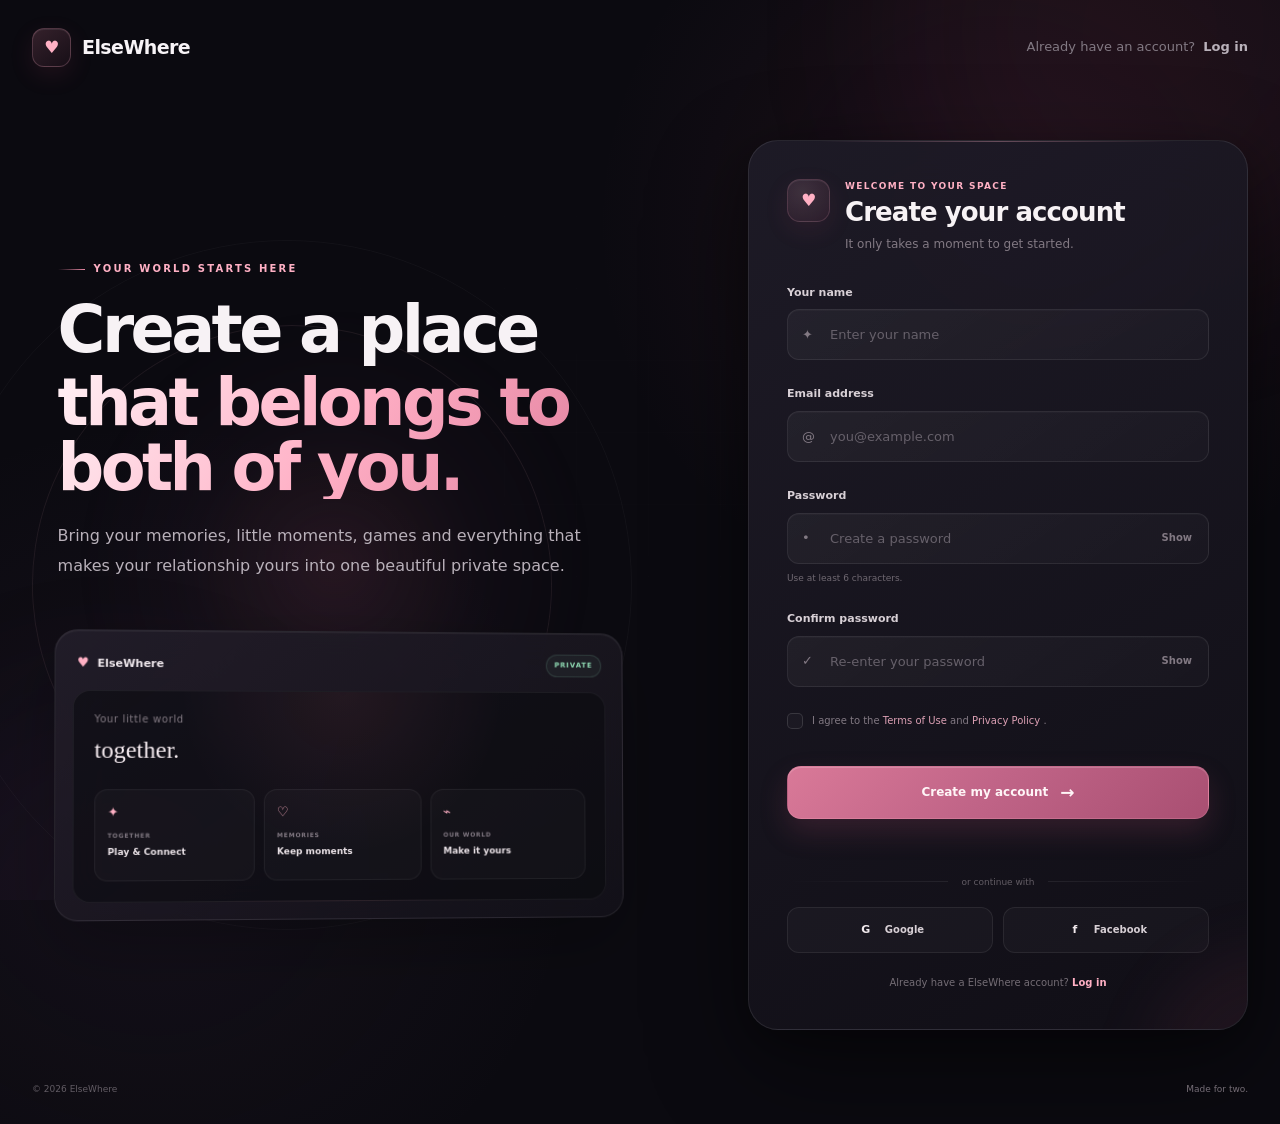
<file: signup.html>
<!DOCTYPE html>
<html lang="en">
<head>
    <meta charset="UTF-8">
    <meta name="viewport" content="width=device-width, initial-scale=1.0">

    <meta
        name="description"
        content="Create your ElseWhere account and start building your private world together."
    >

    <title>Create Account — ElseWhere</title>

    <link rel="stylesheet" href="./css/global.css">
    <link rel="stylesheet" href="./css/auth.css">
</head>

<body class="auth-page">

    <!-- Background -->
    <div class="auth-background" aria-hidden="true">
        <div class="auth-glow auth-glow-one"></div>
        <div class="auth-glow auth-glow-two"></div>
        <div class="auth-grid"></div>
    </div>

    <!-- Header -->
    <header class="auth-header">
        <a href="index.html" class="brand auth-brand" aria-label="ElseWhere home">
            <span class="brand-icon" aria-hidden="true">♥</span>
            <span class="brand-name">ElseWhere</span>
        </a>

        <a href="login.html" class="auth-back-link">
            <span>Already have an account?</span>
            <strong>Log in</strong>
        </a>
    </header>

    <!-- Main -->
    <main class="auth-main">
        <div class="auth-shell">

            <!-- Left Showcase -->
            <section class="auth-showcase" aria-label="ElseWhere introduction">

                <div class="auth-showcase-glow"></div>

                <div class="auth-showcase-ring auth-ring-one"></div>
                <div class="auth-showcase-ring auth-ring-two"></div>

                <div class="auth-showcase-content">
                    <span class="auth-showcase-label">
                        YOUR WORLD STARTS HERE
                    </span>

                    <h1>
                        Create a place
                        <span>that belongs to both of you.</span>
                    </h1>

                    <p>
                        Bring your memories, little moments, games and
                        everything that makes your relationship yours into
                        one beautiful private space.
                    </p>

                    <div class="auth-mini-preview">

                        <div class="auth-mini-preview-top">
                            <div class="auth-mini-brand">
                                <span>♥</span>
                                ElseWhere
                            </div>

                            <span class="auth-mini-status">
                                PRIVATE
                            </span>
                        </div>

                        <div class="auth-mini-preview-body">

                            <div class="auth-mini-heading">
                                <span>Your little world</span>
                                <strong>together.</strong>
                            </div>

                            <div class="auth-mini-cards">
                                <div class="auth-mini-card">
                                    <span class="auth-mini-card-icon">✦</span>
                                    <small>TOGETHER</small>
                                    <strong>Play & Connect</strong>
                                </div>

                                <div class="auth-mini-card">
                                    <span class="auth-mini-card-icon">♡</span>
                                    <small>MEMORIES</small>
                                    <strong>Keep moments</strong>
                                </div>

                                <div class="auth-mini-card">
                                    <span class="auth-mini-card-icon">⌁</span>
                                    <small>OUR WORLD</small>
                                    <strong>Make it yours</strong>
                                </div>
                            </div>

                        </div>
                    </div>
                </div>
            </section>

            <!-- Signup Card -->
            <section class="auth-card" aria-labelledby="signup-title">

                <div class="auth-card-header">
                    <div class="auth-icon" aria-hidden="true">♥</div>

                    <div>
                        <span class="auth-eyebrow">WELCOME TO YOUR SPACE</span>

                        <h2 id="signup-title">
                            Create your account
                        </h2>

                        <p>
                            It only takes a moment to get started.
                        </p>
                    </div>
                </div>

                <form
                    id="signupForm"
                    class="auth-form"
                    novalidate
                >

                    <!-- Name -->
                    <div class="form-field">
                        <label for="fullName">
                            Your name
                        </label>

                        <div class="input-shell">
                            <span class="input-icon" aria-hidden="true">
                                ✦
                            </span>

                            <input
                                id="fullName"
                                name="fullName"
                                type="text"
                                autocomplete="name"
                                placeholder="Enter your name"
                                maxlength="60"
                                required
                            >
                        </div>

                        <small
                            id="fullNameError"
                            class="field-error"
                            aria-live="polite"
                        ></small>
                    </div>

                    <!-- Email -->
                    <div class="form-field">
                        <label for="email">
                            Email address
                        </label>

                        <div class="input-shell">
                            <span class="input-icon" aria-hidden="true">
                                @
                            </span>

                            <input
                                id="email"
                                name="email"
                                type="email"
                                autocomplete="email"
                                placeholder="you@example.com"
                                required
                            >
                        </div>

                        <small
                            id="emailError"
                            class="field-error"
                            aria-live="polite"
                        ></small>
                    </div>

                    <!-- Password -->
                    <div class="form-field">
                        <label for="password">
                            Password
                        </label>

                        <div class="input-shell">
                            <span class="input-icon" aria-hidden="true">
                                •
                            </span>

                            <input
                                id="password"
                                name="password"
                                type="password"
                                autocomplete="new-password"
                                placeholder="Create a password"
                                minlength="6"
                                required
                            >

                            <button
                                type="button"
                                class="password-toggle"
                                id="passwordToggle"
                                aria-label="Show password"
                                aria-pressed="false"
                            >
                                Show
                            </button>
                        </div>

                        <div class="password-hint">
                            Use at least 6 characters.
                        </div>

                        <small
                            id="passwordError"
                            class="field-error"
                            aria-live="polite"
                        ></small>
                    </div>

                    <!-- Confirm Password -->
                    <div class="form-field">
                        <label for="confirmPassword">
                            Confirm password
                        </label>

                        <div class="input-shell">
                            <span class="input-icon" aria-hidden="true">
                                ✓
                            </span>

                            <input
                                id="confirmPassword"
                                name="confirmPassword"
                                type="password"
                                autocomplete="new-password"
                                placeholder="Re-enter your password"
                                minlength="6"
                                required
                            >

                            <button
                                type="button"
                                class="password-toggle"
                                id="confirmPasswordToggle"
                                aria-label="Show confirmation password"
                                aria-pressed="false"
                            >
                                Show
                            </button>
                        </div>

                        <small
                            id="confirmPasswordError"
                            class="field-error"
                            aria-live="polite"
                        ></small>
                    </div>

                    <!-- Terms -->
                    <label class="remember-option signup-terms">
                        <input
                            type="checkbox"
                            id="terms"
                            name="terms"
                            required
                        >

                        <span class="custom-checkbox" aria-hidden="true"></span>

                        <span class="remember-text">
                            I agree to the
                            <a href="#" class="inline-link">
                                Terms of Use
                            </a>
                            and
                            <a href="#" class="inline-link">
                                Privacy Policy
                            </a>.
                        </span>
                    </label>

                    <small
                        id="termsError"
                        class="field-error"
                        aria-live="polite"
                    ></small>

                    <!-- Submit -->
                    <button
                        type="submit"
                        class="auth-submit"
                        id="signupSubmit"
                    >
                        <span>Create my account</span>
                        <span class="auth-submit-arrow" aria-hidden="true">
                            →
                        </span>
                    </button>

                    <!-- Status -->
                    <p
                        id="signupStatus"
                        class="auth-status"
                        aria-live="polite"
                    ></p>
                </form>

                <!-- Divider -->
                <div class="auth-divider">
                    <span>or continue with</span>
                </div>

                <!-- Social -->
                <div class="social-auth">

                    <button
                        type="button"
                        class="social-button"
                        data-provider="google"
                    >
                        <span class="social-icon">G</span>
                        <span>Google</span>
                    </button>

                    <button
                        type="button"
                        class="social-button"
                        data-provider="facebook"
                    >
                        <span class="social-icon">f</span>
                        <span>Facebook</span>
                    </button>

                </div>

                <!-- Login Link -->
                <p class="auth-switch">
                    Already have a ElseWhere account?
                    <a href="login.html">Log in</a>
                </p>

            </section>
        </div>
    </main>

    <!-- Footer -->
    <footer class="auth-footer">
        <span>© 2026 ElseWhere</span>
        <span>Made for two.</span>
    </footer>

    <script src="./js/global.js" defer></script>
    <script src="./js/auth.js" defer></script>

</body>
</html>
</file>
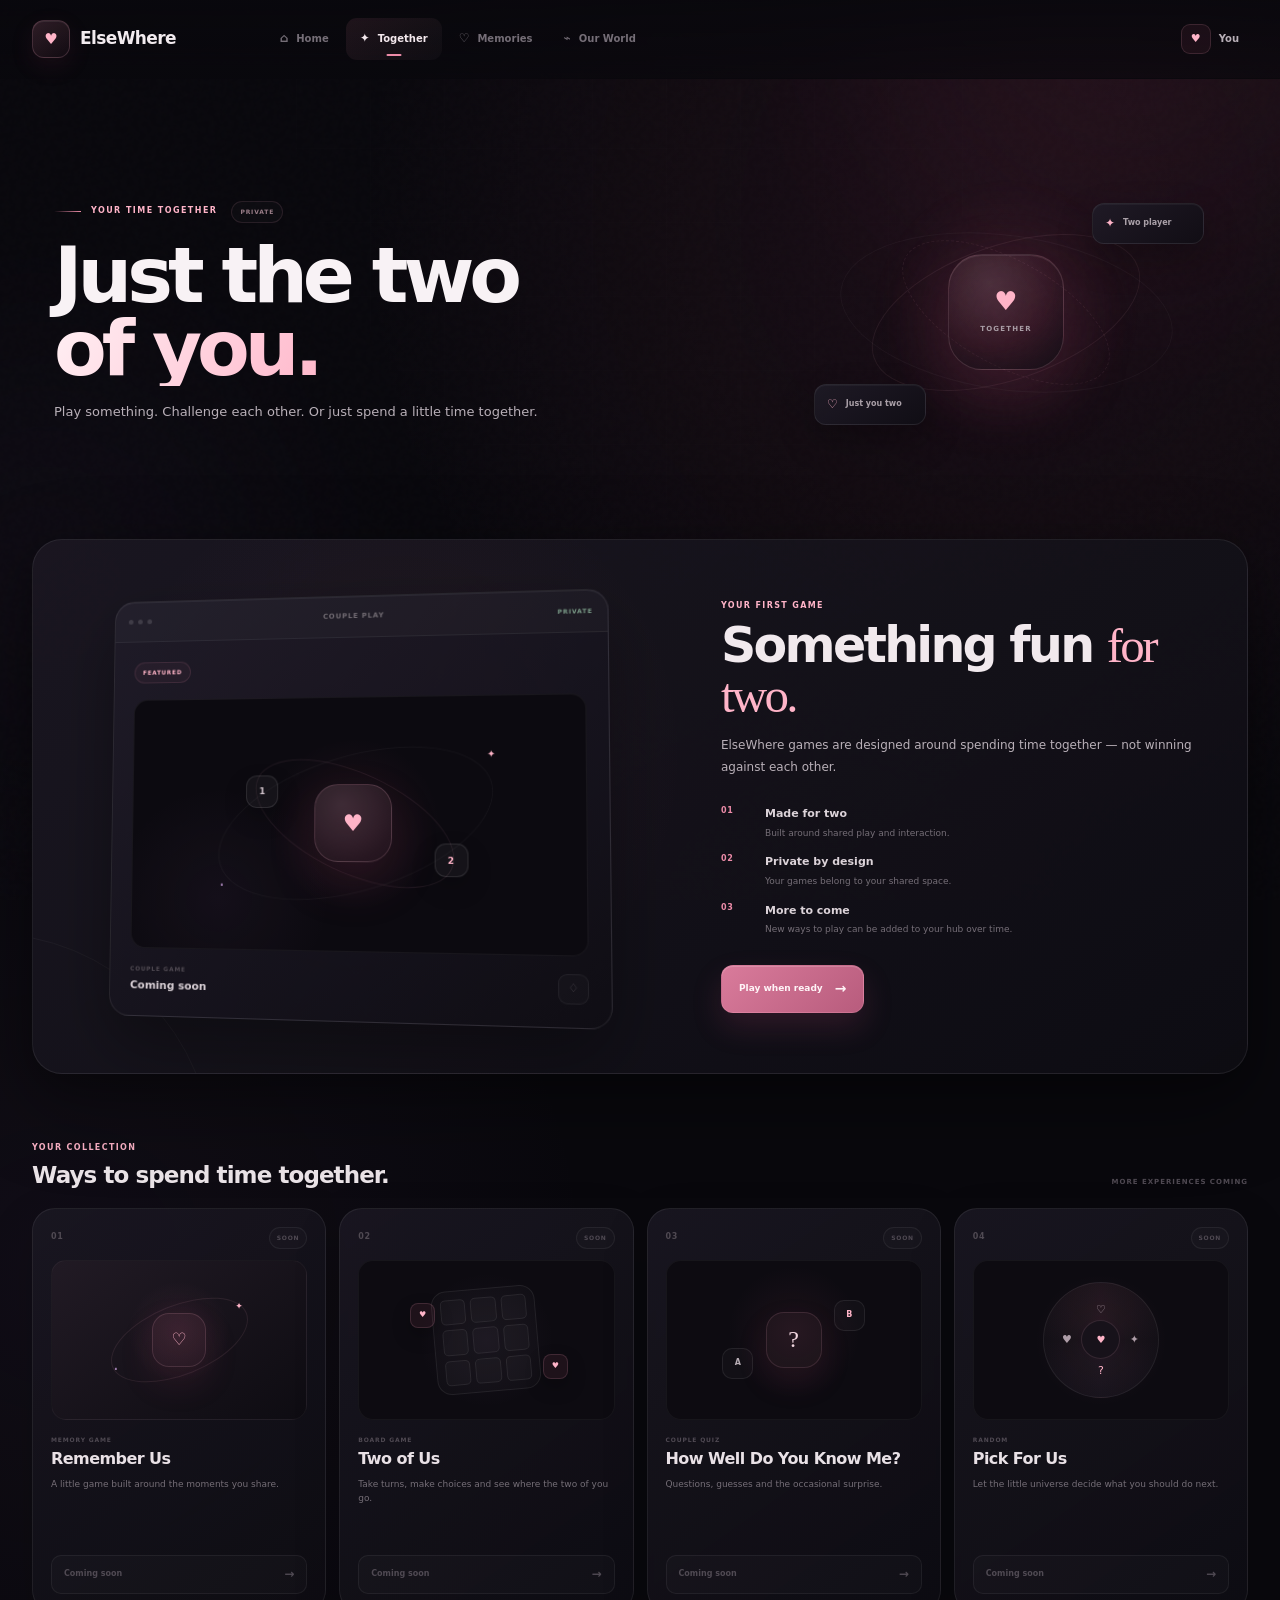
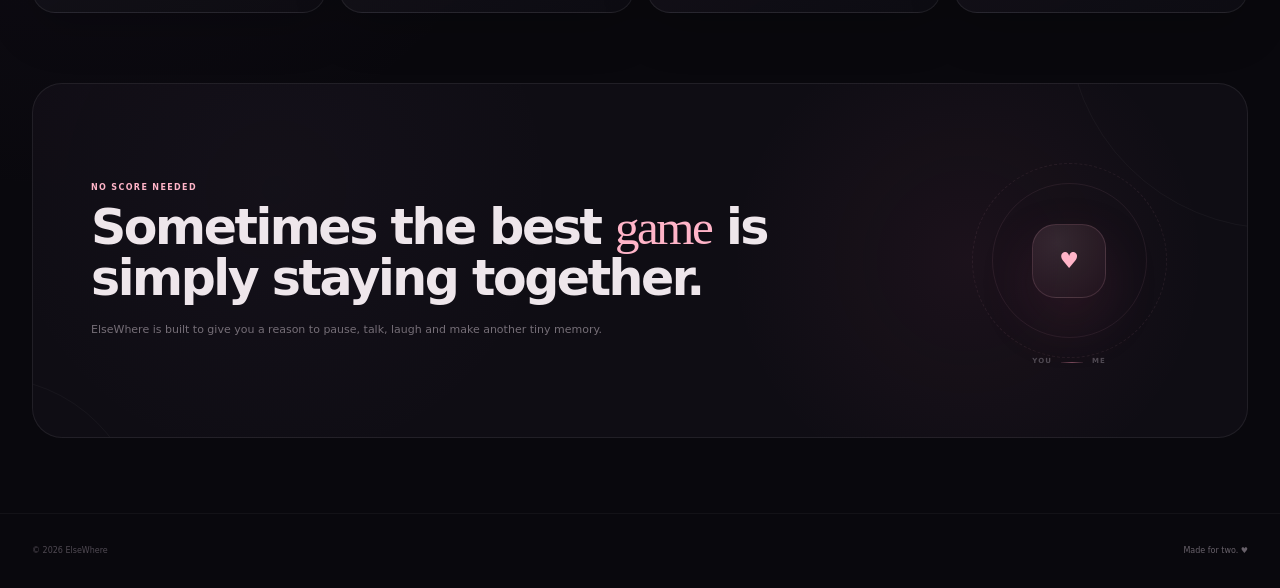
<file: together.html>
<!DOCTYPE html>
<html lang="en">
<head>
    <meta charset="UTF-8">

    <meta
        name="viewport"
        content="width=device-width, initial-scale=1.0"
    >

    <meta
        name="description"
        content="Play, connect and spend time together on ElseWhere."
    >

    <title>Together — ElseWhere</title>

    <link rel="stylesheet" href="./css/global.css">
    <link rel="stylesheet" href="./css/together.css">
</head>

<body class="together-page">

    <!-- =====================================================
         BACKGROUND
    ====================================================== -->

    <div
        class="together-background"
        aria-hidden="true"
    >
        <div class="together-bg-glow together-bg-glow-one"></div>
        <div class="together-bg-glow together-bg-glow-two"></div>
        <div class="together-bg-glow together-bg-glow-three"></div>

        <div class="together-bg-grid"></div>
        <div class="together-bg-noise"></div>
    </div>


    <!-- =====================================================
         HEADER
    ====================================================== -->

    <header
        class="together-header"
        id="togetherHeader"
    >

        <div class="together-header-inner">

            <!-- Brand -->
            <a
                href="hub.html"
                class="together-brand"
                aria-label="Back to ElseWhere home"
            >

                <span
                    class="together-brand-icon"
                    aria-hidden="true"
                >
                    ♥
                </span>

                <span class="together-brand-name">
                    ElseWhere
                </span>

            </a>


            <!-- Navigation -->
            <nav
                class="together-nav"
                aria-label="Main navigation"
            >

                <a
                    href="hub.html"
                    class="together-nav-link"
                >
                    <span aria-hidden="true">⌂</span>
                    Home
                </a>

                <a
                    href="together.html"
                    class="together-nav-link active"
                    aria-current="page"
                >
                    <span aria-hidden="true">✦</span>
                    Together
                </a>

                <a
                    href="memories.html"
                    class="together-nav-link"
                >
                    <span aria-hidden="true">♡</span>
                    Memories
                </a>

                <a
                    href="our-world.html"
                    class="together-nav-link"
                >
                    <span aria-hidden="true">⌁</span>
                    Our World
                </a>

            </nav>


            <!-- Actions -->
            <div class="together-header-actions">

                <a
                    href="settings.html"
                    class="together-profile"
                >

                    <span class="together-profile-avatar">
                        ♥
                    </span>

                    <span class="together-profile-name">
                        You
                    </span>

                </a>


                <button
                    type="button"
                    class="together-menu-button"
                    id="togetherMenuButton"
                    aria-label="Open navigation"
                    aria-expanded="false"
                >
                    <span></span>
                    <span></span>
                    <span></span>
                </button>

            </div>

        </div>


        <!-- Mobile menu -->
        <div
            class="together-mobile-menu"
            id="togetherMobileMenu"
        >

            <nav aria-label="Mobile navigation">

                <a href="hub.html">
                    <span aria-hidden="true">⌂</span>
                    Home
                </a>

                <a
                    href="together.html"
                    class="active"
                >
                    <span aria-hidden="true">✦</span>
                    Together
                </a>

                <a href="memories.html">
                    <span aria-hidden="true">♡</span>
                    Memories
                </a>

                <a href="our-world.html">
                    <span aria-hidden="true">⌁</span>
                    Our World
                </a>

                <a href="settings.html">
                    <span aria-hidden="true">⚙</span>
                    Settings
                </a>

            </nav>

        </div>

    </header>


    <!-- =====================================================
         MAIN
    ====================================================== -->

    <main class="together-main">

        <div class="together-container">


            <!-- =================================================
                 HERO
            ================================================== -->

            <section class="together-hero">

                <div class="together-hero-copy">

                    <div class="together-eyebrow">

                        <span class="together-eyebrow-line"></span>

                        YOUR TIME TOGETHER

                        <span class="together-private">
                            PRIVATE
                        </span>

                    </div>


                    <h1>
                        Just the two
                        <span>of you.</span>
                    </h1>


                    <p>
                        Play something. Challenge each other.
                        Or just spend a little time together.
                    </p>

                </div>


                <!-- Hero visual -->
                <div class="together-hero-visual">

                    <div class="together-hero-orbit orbit-one"></div>
                    <div class="together-hero-orbit orbit-two"></div>
                    <div class="together-hero-orbit orbit-three"></div>

                    <div class="together-hero-center">

                        <span class="together-center-heart">
                            ♥
                        </span>

                        <span class="together-center-label">
                            TOGETHER
                        </span>

                    </div>


                    <div class="together-floating-card together-float-one">
                        <span>✦</span>
                        Two player
                    </div>

                    <div class="together-floating-card together-float-two">
                        <span>♡</span>
                        Just you two
                    </div>

                </div>

            </section>


            <!-- =================================================
                 FEATURED GAME
            ================================================== -->

            <section
                class="together-featured"
                aria-labelledby="featured-game-title"
            >

                <div class="together-featured-visual">

                    <div class="featured-glow"></div>

                    <div class="featured-game-window">

                        <div class="featured-window-top">

                            <div class="featured-window-dots">
                                <span></span>
                                <span></span>
                                <span></span>
                            </div>

                            <span>
                                COUPLE PLAY
                            </span>

                            <span class="featured-window-private">
                                PRIVATE
                            </span>

                        </div>


                        <div class="featured-game-body">

                            <div class="featured-game-badge">
                                FEATURED
                            </div>


                            <div class="featured-game-art">

                                <div class="featured-art-ring ring-a"></div>
                                <div class="featured-art-ring ring-b"></div>

                                <div class="featured-art-center">
                                    <span>♥</span>
                                </div>

                                <span class="featured-art-token token-one">
                                    1
                                </span>

                                <span class="featured-art-token token-two">
                                    2
                                </span>

                                <span class="featured-art-spark spark-one">
                                    ✦
                                </span>

                                <span class="featured-art-spark spark-two">
                                    ·
                                </span>

                            </div>


                            <div class="featured-game-footer">

                                <div>
                                    <span>
                                        COUPLE GAME
                                    </span>

                                    <strong>
                                        Coming soon
                                    </strong>
                                </div>

                                <span class="featured-game-lock">
                                    ♢
                                </span>

                            </div>

                        </div>

                    </div>

                </div>


                <div class="together-featured-content">

                    <span class="together-section-label">
                        YOUR FIRST GAME
                    </span>


                    <h2 id="featured-game-title">
                        Something fun
                        <span>for two.</span>
                    </h2>


                    <p>
                        ElseWhere games are designed around
                        spending time together — not winning
                        against each other.
                    </p>


                    <div class="together-feature-points">

                        <div class="together-feature-point">

                            <span>01</span>

                            <div>
                                <strong>
                                    Made for two
                                </strong>

                                <p>
                                    Built around shared play
                                    and interaction.
                                </p>
                            </div>

                        </div>


                        <div class="together-feature-point">

                            <span>02</span>

                            <div>
                                <strong>
                                    Private by design
                                </strong>

                                <p>
                                    Your games belong to
                                    your shared space.
                                </p>
                            </div>

                        </div>


                        <div class="together-feature-point">

                            <span>03</span>

                            <div>
                                <strong>
                                    More to come
                                </strong>

                                <p>
                                    New ways to play can be
                                    added to your hub over time.
                                </p>
                            </div>

                        </div>

                    </div>


                    <button
                        type="button"
                        class="together-primary-button"
                        id="featuredPlayButton"
                    >
                        <span>Play when ready</span>
                        <span>→</span>
                    </button>

                </div>

            </section>


            <!-- =================================================
                 GAME COLLECTION
            ================================================== -->

            <section
                class="together-games"
                aria-labelledby="games-title"
            >

                <div class="together-section-heading">

                    <div>

                        <span class="together-section-label">
                            YOUR COLLECTION
                        </span>

                        <h2 id="games-title">
                            Ways to spend time together.
                        </h2>

                    </div>

                    <span class="together-section-meta">
                        MORE EXPERIENCES COMING
                    </span>

                </div>


                <div class="together-game-grid">


                    <!-- Game 1 -->
                    <article class="together-game-card">

                        <div class="game-card-top">

                            <span class="game-card-number">
                                01
                            </span>

                            <span class="game-card-state">
                                SOON
                            </span>

                        </div>


                        <div class="game-card-art game-art-one">

                            <div class="game-art-orbit"></div>

                            <div class="game-art-symbol">
                                ♡
                            </div>

                            <span>✦</span>
                            <span>·</span>

                        </div>


                        <div class="game-card-content">

                            <span>
                                MEMORY GAME
                            </span>

                            <h3>
                                Remember Us
                            </h3>

                            <p>
                                A little game built around
                                the moments you share.
                            </p>

                        </div>


                        <button
                            type="button"
                            class="game-card-button"
                            data-game="remember-us"
                        >
                            Coming soon
                            <span>→</span>
                        </button>

                    </article>


                    <!-- Game 2 -->
                    <article class="together-game-card">

                        <div class="game-card-top">

                            <span class="game-card-number">
                                02
                            </span>

                            <span class="game-card-state">
                                SOON
                            </span>

                        </div>


                        <div class="game-card-art game-art-two">

                            <div class="game-art-board">

                                <span></span>
                                <span></span>
                                <span></span>

                                <span></span>
                                <span></span>
                                <span></span>

                                <span></span>
                                <span></span>
                                <span></span>

                            </div>

                            <div class="game-art-token token-a">
                                ♥
                            </div>

                            <div class="game-art-token token-b">
                                ♥
                            </div>

                        </div>


                        <div class="game-card-content">

                            <span>
                                BOARD GAME
                            </span>

                            <h3>
                                Two of Us
                            </h3>

                            <p>
                                Take turns, make choices and
                                see where the two of you go.
                            </p>

                        </div>


                        <button
                            type="button"
                            class="game-card-button"
                            data-game="two-of-us"
                        >
                            Coming soon
                            <span>→</span>
                        </button>

                    </article>


                    <!-- Game 3 -->
                    <article class="together-game-card">

                        <div class="game-card-top">

                            <span class="game-card-number">
                                03
                            </span>

                            <span class="game-card-state">
                                SOON
                            </span>

                        </div>


                        <div class="game-card-art game-art-three">

                            <div class="game-art-question">
                                ?
                            </div>

                            <div class="game-art-choice choice-a">
                                A
                            </div>

                            <div class="game-art-choice choice-b">
                                B
                            </div>

                        </div>


                        <div class="game-card-content">

                            <span>
                                COUPLE QUIZ
                            </span>

                            <h3>
                                How Well Do You Know Me?
                            </h3>

                            <p>
                                Questions, guesses and the
                                occasional surprise.
                            </p>

                        </div>


                        <button
                            type="button"
                            class="game-card-button"
                            data-game="couple-quiz"
                        >
                            Coming soon
                            <span>→</span>
                        </button>

                    </article>


                    <!-- Game 4 -->
                    <article class="together-game-card">

                        <div class="game-card-top">

                            <span class="game-card-number">
                                04
                            </span>

                            <span class="game-card-state">
                                SOON
                            </span>

                        </div>


                        <div class="game-card-art game-art-four">

                            <div class="game-art-wheel">

                                <span>♡</span>
                                <span>✦</span>
                                <span>?</span>
                                <span>♥</span>

                            </div>

                            <div class="game-art-wheel-center">
                                ♥
                            </div>

                        </div>


                        <div class="game-card-content">

                            <span>
                                RANDOM
                            </span>

                            <h3>
                                Pick For Us
                            </h3>

                            <p>
                                Let the little universe decide
                                what you should do next.
                            </p>

                        </div>


                        <button
                            type="button"
                            class="game-card-button"
                            data-game="pick-for-us"
                        >
                            Coming soon
                            <span>→</span>
                        </button>

                    </article>

                </div>

            </section>


            <!-- =================================================
                 COUPLE MOMENT
            ================================================== -->

            <section class="together-moment">

                <div class="together-moment-content">

                    <span class="together-section-label">
                        NO SCORE NEEDED
                    </span>

                    <h2>
                        Sometimes the best
                        <span>game</span> is simply
                        staying together.
                    </h2>

                    <p>
                        ElseWhere is built to give you a reason
                        to pause, talk, laugh and make another
                        tiny memory.
                    </p>

                </div>


                <div class="together-moment-visual">

                    <div class="moment-circle circle-one"></div>
                    <div class="moment-circle circle-two"></div>

                    <div class="moment-heart">
                        ♥
                    </div>

                    <div class="moment-caption">
                        <span>YOU</span>
                        <i></i>
                        <span>ME</span>
                    </div>

                </div>

            </section>

        </div>

    </main>


    <!-- =====================================================
         GAME MESSAGE MODAL
    ====================================================== -->

    <div
        class="together-modal"
        id="togetherModal"
        aria-hidden="true"
    >

        <div
            class="together-modal-backdrop"
            data-together-close
        ></div>


        <section
            class="together-modal-card"
            role="dialog"
            aria-modal="true"
            aria-labelledby="togetherModalTitle"
        >

            <button
                type="button"
                class="together-modal-close"
                id="togetherModalClose"
                aria-label="Close"
            >
                ×
            </button>


            <div class="together-modal-icon">
                ✦
            </div>


            <span class="together-modal-label">
                COUPLE PLAY
            </span>


            <h2 id="togetherModalTitle">
                This one isn't ready yet.
            </h2>


            <p id="togetherModalText">
                The game system will be connected here.
                For now, your collection is waiting for
                the experiences to be built.
            </p>


            <button
                type="button"
                class="together-modal-button"
                data-together-close
            >
                Back to our space
            </button>

        </section>

    </div>


    <!-- =====================================================
         FOOTER
    ====================================================== -->

    <footer class="together-footer">

        <div class="together-footer-inner">

            <span>
                © 2026 ElseWhere
            </span>

            <span>
                Made for two. ♥
            </span>

        </div>

    </footer>


    <!-- =====================================================
         SCRIPTS
    ====================================================== -->

    <script src="./js/global.js" defer></script>
    <script src="./js/together.js" defer></script>

</body>
</html>
</file>
<file: css/global.css>
/* ============================================================
   COUPLESHUB — GLOBAL DESIGN SYSTEM
   ============================================================ */


/* ============================================================
   01. ROOT
   ============================================================ */

:root {
    /* Core colors */
    --bg-main: #0a080e;
    --bg-deep: #07060b;
    --bg-soft: #100c14;

    --surface: rgba(255, 255, 255, 0.045);
    --surface-hover: rgba(255, 255, 255, 0.07);
    --surface-strong: rgba(255, 255, 255, 0.075);

    --line: rgba(255, 255, 255, 0.105);
    --line-soft: rgba(255, 255, 255, 0.065);

    /* Text */
    --text-main: #f8f4f7;
    --text-soft: #b6adb8;
    --text-muted: #807681;
    --text-dark: #171018;

    /* Accent */
    --pink: #f2a8c9;
    --pink-light: #ffd1e4;
    --pink-soft: #d98faf;
    --pink-deep: #b96b91;

    --purple: #8d6a9a;
    --purple-soft: #6d4c77;

    /* Shadows */
    --shadow-small:
        0 8px 30px rgba(0, 0, 0, 0.2);

    --shadow-medium:
        0 20px 70px rgba(0, 0, 0, 0.35);

    --shadow-large:
        0 35px 120px rgba(0, 0, 0, 0.5);

    --shadow-pink:
        0 20px 70px rgba(242, 168, 201, 0.13);

    /* Radius */
    --radius-xs: 8px;
    --radius-sm: 12px;
    --radius-md: 18px;
    --radius-lg: 26px;
    --radius-xl: 34px;
    --radius-2xl: 44px;
    --radius-pill: 999px;

    /* Layout */
    --container: 1380px;
    --gutter: 32px;

    /* Typography */
    --font-main:
        Inter,
        ui-sans-serif,
        system-ui,
        -apple-system,
        BlinkMacSystemFont,
        "Segoe UI",
        sans-serif;

    --font-display:
        Inter,
        ui-sans-serif,
        system-ui,
        -apple-system,
        BlinkMacSystemFont,
        "Segoe UI",
        sans-serif;

    /* Motion */
    --ease:
        cubic-bezier(0.22, 1, 0.36, 1);

    --ease-soft:
        cubic-bezier(0.16, 1, 0.3, 1);

    --transition-fast:
        180ms var(--ease);

    --transition:
        320ms var(--ease);

    --transition-slow:
        700ms var(--ease);
}


/* ============================================================
   02. RESET
   ============================================================ */

*,
*::before,
*::after {
    box-sizing: border-box;
    margin: 0;
    padding: 0;
}


html {
    scroll-behavior: smooth;
    background: var(--bg-main);
}


body {
    min-height: 100vh;

    background:
        var(--bg-main);

    color: var(--text-main);

    font-family: var(--font-main);
    font-size: 16px;
    line-height: 1.6;

    overflow-x: hidden;

    -webkit-font-smoothing: antialiased;
    -moz-osx-font-smoothing: grayscale;
}


body.menu-open {
    overflow: hidden;
}


img,
svg,
video {
    display: block;
    max-width: 100%;
}


button,
input,
textarea,
select {
    font: inherit;
}


button,
a {
    -webkit-tap-highlight-color: transparent;
}


button {
    border: 0;
    background: none;
    color: inherit;
}


a {
    color: inherit;
    text-decoration: none;
}


ul,
ol {
    list-style: none;
}


::selection {
    background: rgba(242, 168, 201, 0.28);
    color: #ffffff;
}


/* ============================================================
   03. PAGE LOADER
   ============================================================ */

.page-loader {
    position: fixed;
    inset: 0;
    z-index: 9999;

    display: grid;
    place-items: center;

    background: #09070c;

    opacity: 1;
    visibility: visible;

    transition:
        opacity 700ms var(--ease),
        visibility 700ms var(--ease);
}


.page-loader.is-hidden {
    opacity: 0;
    visibility: hidden;
    pointer-events: none;
}


.loader-mark {
    position: relative;

    display: grid;
    place-items: center;

    width: 64px;
    height: 64px;

    border: 1px solid rgba(242, 168, 201, 0.25);
    border-radius: 20px;

    background:
        rgba(242, 168, 201, 0.055);

    box-shadow:
        0 0 60px rgba(242, 168, 201, 0.12);

    animation:
        loader-pulse 1.5s ease-in-out infinite;
}


.loader-mark::before {
    content: "";

    position: absolute;
    inset: -10px;

    border: 1px solid rgba(242, 168, 201, 0.08);
    border-radius: 26px;
}


.loader-mark span {
    color: var(--pink-light);
    font-size: 20px;

    animation:
        loader-heart 1.5s ease-in-out infinite;
}


@keyframes loader-pulse {

    0%,
    100% {
        transform: scale(0.96);
    }

    50% {
        transform: scale(1);
    }
}


@keyframes loader-heart {

    0%,
    100% {
        transform: scale(0.9);
        opacity: 0.7;
    }

    50% {
        transform: scale(1.1);
        opacity: 1;
    }
}


/* ============================================================
   04. GLOBAL BACKGROUND
   ============================================================ */

.site-background {
    position: fixed;
    inset: 0;
    z-index: -10;

    pointer-events: none;

    overflow: hidden;

    background:
        radial-gradient(
            circle at 75% 15%,
            rgba(108, 55, 91, 0.11),
            transparent 28%
        ),
        radial-gradient(
            circle at 20% 60%,
            rgba(71, 44, 84, 0.08),
            transparent 32%
        ),
        var(--bg-main);
}


.background-glow {
    position: absolute;

    border-radius: 50%;

    filter: blur(90px);

    opacity: 0.22;

    will-change: transform;
}


.background-glow-1 {
    width: 600px;
    height: 600px;

    top: -260px;
    right: -100px;

    background:
        rgba(188, 93, 145, 0.17);
}


.background-glow-2 {
    width: 500px;
    height: 500px;

    left: -250px;
    top: 45%;

    background:
        rgba(96, 63, 117, 0.12);
}


.background-glow-3 {
    width: 450px;
    height: 450px;

    right: 10%;
    bottom: -250px;

    background:
        rgba(242, 168, 201, 0.08);
}


.background-grid {
    position: absolute;
    inset: 0;

    opacity: 0.18;

    background-image:
        linear-gradient(
            rgba(255, 255, 255, 0.025) 1px,
            transparent 1px
        ),
        linear-gradient(
            90deg,
            rgba(255, 255, 255, 0.025) 1px,
            transparent 1px
        );

    background-size: 72px 72px;

    mask-image:
        linear-gradient(
            to bottom,
            black,
            transparent 80%
        );

    -webkit-mask-image:
        linear-gradient(
            to bottom,
            black,
            transparent 80%
        );
}


.background-noise {
    position: absolute;
    inset: 0;

    opacity: 0.025;

    background-image:
        url("data:image/svg+xml,%3Csvg viewBox='0 0 180 180' xmlns='http://www.w3.org/2000/svg'%3E%3Cfilter id='n'%3E%3CfeTurbulence type='fractalNoise' baseFrequency='.9' numOctaves='4' stitchTiles='stitch'/%3E%3C/filter%3E%3Crect width='100%25' height='100%25' filter='url(%23n)' opacity='.45'/%3E%3C/svg%3E");

    mix-blend-mode: soft-light;
}


/* ============================================================
   05. CONTAINER
   ============================================================ */

.container {
    width: min(
        calc(100% - (var(--gutter) * 2)),
        var(--container)
    );

    margin-inline: auto;
}


/* ============================================================
   06. HEADER
   ============================================================ */

.site-header {
    position: fixed;

    top: 0;
    left: 0;
    right: 0;

    z-index: 1000;

    padding-top: 18px;

    pointer-events: none;
}


.header-inner {
    position: relative;

    min-height: 64px;

    display: flex;
    align-items: center;
    justify-content: space-between;

    padding: 8px 10px 8px 12px;

    border: 1px solid rgba(255, 255, 255, 0.07);
    border-radius: var(--radius-pill);

    background:
        rgba(10, 8, 14, 0.68);

    backdrop-filter: blur(22px);
    -webkit-backdrop-filter: blur(22px);

    box-shadow:
        0 10px 50px rgba(0, 0, 0, 0.18);

    pointer-events: auto;

    transition:
        background var(--transition),
        border-color var(--transition),
        box-shadow var(--transition);
}


.site-header.is-scrolled .header-inner {
    background:
        rgba(10, 8, 14, 0.86);

    border-color:
        rgba(255, 255, 255, 0.1);

    box-shadow:
        0 15px 60px rgba(0, 0, 0, 0.3);
}


/* ============================================================
   07. BRAND
   ============================================================ */

.brand {
    display: inline-flex;
    align-items: center;
    gap: 11px;

    flex-shrink: 0;
}


.brand-icon {
    display: grid;
    place-items: center;

    width: 42px;
    height: 42px;

    border: 1px solid rgba(242, 168, 201, 0.25);
    border-radius: 14px;

    background:
        linear-gradient(
            145deg,
            rgba(242, 168, 201, 0.13),
            rgba(255, 255, 255, 0.025)
        );

    color: var(--pink-light);

    font-size: 15px;

    box-shadow:
        inset 0 1px rgba(255, 255, 255, 0.07),
        0 8px 25px rgba(242, 168, 201, 0.07);
}


.brand-name {
    color: var(--text-main);

    font-size: 17px;
    font-weight: 760;
    letter-spacing: -0.04em;
}


.brand-name span {
    color: var(--pink);
}


/* ============================================================
   08. DESKTOP NAV
   ============================================================ */

.desktop-nav {
    display: flex;
    align-items: center;
    gap: 34px;

    margin-left: auto;
    margin-right: 34px;
}


.nav-link {
    position: relative;

    color: var(--text-soft);

    font-size: 13px;
    font-weight: 650;
    letter-spacing: -0.01em;

    transition:
        color var(--transition-fast);
}


.nav-link::after {
    content: "";

    position: absolute;

    left: 50%;
    bottom: -8px;

    width: 0;
    height: 1px;

    background: var(--pink);

    transform: translateX(-50%);

    transition:
        width var(--transition);
}


.nav-link:hover {
    color: var(--text-main);
}


.nav-link:hover::after {
    width: 18px;
}


/* ============================================================
   09. HEADER ACTIONS
   ============================================================ */

.header-actions {
    display: flex;
    align-items: center;
    gap: 18px;
}


.nav-login {
    color: var(--text-main);

    font-size: 13px;
    font-weight: 700;

    transition:
        color var(--transition-fast);
}


.nav-login:hover {
    color: var(--pink-light);
}


/* ============================================================
   10. BUTTONS
   ============================================================ */

.button {
    position: relative;

    display: inline-flex;
    align-items: center;
    justify-content: center;
    gap: 12px;

    min-height: 48px;

    padding: 0 22px;

    border: 1px solid transparent;
    border-radius: var(--radius-pill);

    font-size: 13px;
    font-weight: 760;
    letter-spacing: -0.01em;

    cursor: pointer;

    overflow: hidden;

    transition:
        transform var(--transition),
        box-shadow var(--transition),
        background var(--transition),
        border-color var(--transition),
        color var(--transition);
}


.button::before {
    content: "";

    position: absolute;
    inset: 0;

    background:
        linear-gradient(
            110deg,
            transparent 25%,
            rgba(255, 255, 255, 0.28) 50%,
            transparent 75%
        );

    transform:
        translateX(-120%);

    transition:
        transform 700ms var(--ease);
}


.button:hover::before {
    transform:
        translateX(120%);
}


.button:hover {
    transform: translateY(-2px);
}


.button:active {
    transform: translateY(0);
}


.button-primary {
    background:
        linear-gradient(
            135deg,
            #f7b2d0,
            #e899be
        );

    color: #1a0d15;

    box-shadow:
        0 12px 40px rgba(242, 168, 201, 0.16);
}


.button-primary:hover {
    box-shadow:
        0 18px 55px rgba(242, 168, 201, 0.24);
}


.button-outline {
    border-color:
        rgba(255, 255, 255, 0.13);

    background:
        rgba(255, 255, 255, 0.035);

    color: var(--text-main);
}


.button-outline:hover {
    border-color:
        rgba(242, 168, 201, 0.3);

    background:
        rgba(242, 168, 201, 0.07);

    box-shadow:
        0 15px 45px rgba(0, 0, 0, 0.2);
}


.button-large {
    min-height: 58px;

    padding-inline: 28px;

    font-size: 14px;
}


.button-arrow {
    font-size: 17px;

    transition:
        transform var(--transition);
}


.button:hover .button-arrow {
    transform:
        translate(3px, -3px);
}


.header-button {
    min-height: 48px;
    padding-inline: 23px;
}


/* ============================================================
   11. MOBILE MENU
   ============================================================ */

.mobile-menu-button {
    display: none;

    position: relative;

    width: 44px;
    height: 44px;

    border: 1px solid var(--line);
    border-radius: 50%;

    background:
        rgba(255, 255, 255, 0.04);

    cursor: pointer;
}


.mobile-menu-button span {
    position: absolute;

    left: 13px;

    width: 17px;
    height: 1px;

    background: var(--text-main);

    transition:
        transform var(--transition),
        top var(--transition);
}


.mobile-menu-button span:first-child {
    top: 17px;
}


.mobile-menu-button span:last-child {
    top: 25px;
}


.mobile-menu-button.is-active span:first-child {
    top: 21px;
    transform: rotate(45deg);
}


.mobile-menu-button.is-active span:last-child {
    top: 21px;
    transform: rotate(-45deg);
}


.mobile-menu {
    display: none;
}


.mobile-nav {
    display: flex;
    flex-direction: column;
    gap: 5px;
}


.mobile-nav-link {
    padding: 15px 4px;

    color: var(--text-soft);

    font-size: 16px;
    font-weight: 650;
}


.mobile-nav-link:hover {
    color: var(--text-main);
}


.mobile-nav-divider {
    height: 1px;
    margin: 10px 0;

    background: var(--line);
}


.mobile-nav-button {
    margin-top: 8px;
    width: 100%;
}


/* ============================================================
   12. SECTION SYSTEM
   ============================================================ */

.section {
    position: relative;

    padding-block: 150px;
}


.section-heading {
    max-width: 760px;
    margin-bottom: 70px;
}


.section-eyebrow,
.eyebrow {
    display: inline-flex;
    align-items: center;
    gap: 10px;

    color: var(--pink);

    font-size: 10px;
    font-weight: 800;
    letter-spacing: 0.17em;
    text-transform: uppercase;
}


.section-eyebrow > span,
.eyebrow-dot {
    width: 7px;
    height: 7px;

    border-radius: 50%;

    background: var(--pink);

    box-shadow:
        0 0 16px rgba(242, 168, 201, 0.55);
}


.section-heading h2,
.together-content h2,
.world-content h2,
.memories-header h2 {
    margin-top: 20px;

    color: var(--text-main);

    font-family: var(--font-display);

    font-size: clamp(42px, 5vw, 76px);
    font-weight: 760;
    line-height: 0.98;
    letter-spacing: -0.065em;
}


.section-heading h2 span,
.together-content h2 span,
.world-content h2 span,
.memories-header h2 span {
    color: var(--pink);
}


.section-heading p {
    max-width: 570px;
    margin-top: 25px;

    color: var(--text-soft);

    font-size: 16px;
    line-height: 1.75;
}


/* ============================================================
   13. TEXT LINKS
   ============================================================ */

.text-link {
    display: inline-flex;
    align-items: center;
    gap: 9px;

    color: var(--text-main);

    font-size: 13px;
    font-weight: 720;

    transition:
        color var(--transition),
        gap var(--transition);
}


.text-link span {
    color: var(--pink);

    transition:
        transform var(--transition);
}


.text-link:hover {
    color: var(--pink-light);
    gap: 13px;
}


.text-link:hover span {
    transform:
        translate(2px, -2px);
}


/* ============================================================
   14. CARD FOUNDATION
   ============================================================ */

.feature-card,
.memory-tile,
.floating-card,
.together-orbit-card,
.world-window {
    border: 1px solid var(--line);

    background:
        linear-gradient(
            145deg,
            rgba(255, 255, 255, 0.065),
            rgba(255, 255, 255, 0.018)
        );

    box-shadow:
        inset 0 1px rgba(255, 255, 255, 0.035),
        var(--shadow-medium);
}


/* ============================================================
   15. FOCUS STATES
   ============================================================ */

a:focus-visible,
button:focus-visible,
input:focus-visible,
textarea:focus-visible,
select:focus-visible {
    outline: 2px solid var(--pink);

    outline-offset: 4px;
}


/* ============================================================
   16. REDUCED MOTION
   ============================================================ */

@media (prefers-reduced-motion: reduce) {

    html {
        scroll-behavior: auto;
    }

    *,
    *::before,
    *::after {
        animation-duration: 0.01ms !important;
        animation-iteration-count: 1 !important;
        transition-duration: 0.01ms !important;
        scroll-behavior: auto !important;
    }
}


/* ============================================================
   17. TABLET
   ============================================================ */

@media (max-width: 1050px) {

    :root {
        --gutter: 24px;
    }

    .desktop-nav {
        gap: 22px;
        margin-right: 22px;
    }

    .header-actions {
        gap: 12px;
    }

    .section {
        padding-block: 115px;
    }
}


/* ============================================================
   18. MOBILE
   ============================================================ */

@media (max-width: 760px) {

    :root {
        --gutter: 18px;
    }


    .site-header {
        padding-top: 12px;
    }


    .header-inner {
        min-height: 58px;

        padding:
            7px
            8px
            7px
            9px;
    }


    .brand {
        gap: 9px;
    }


    .brand-icon {
        width: 38px;
        height: 38px;

        border-radius: 12px;
    }


    .brand-name {
        font-size: 16px;
    }


    .desktop-nav,
    .header-actions {
        display: none;
    }


    .mobile-menu-button {
        display: block;
    }


    .mobile-menu {
        display: block;

        position: absolute;

        top: calc(100% + 10px);
        left: 0;
        right: 0;

        padding: 20px;

        border: 1px solid var(--line);
        border-radius: 24px;

        background:
            rgba(10, 8, 14, 0.94);

        backdrop-filter: blur(25px);
        -webkit-backdrop-filter: blur(25px);

        box-shadow:
            0 30px 80px rgba(0, 0, 0, 0.45);

        opacity: 0;
        visibility: hidden;
        transform:
            translateY(-12px)
            scale(0.98);

        transform-origin: top;

        transition:
            opacity var(--transition),
            visibility var(--transition),
            transform var(--transition);
    }


    .mobile-menu.is-open {
        opacity: 1;
        visibility: visible;
        transform:
            translateY(0)
            scale(1);
    }


    .section {
        padding-block: 90px;
    }


    .section-heading {
        margin-bottom: 45px;
    }


    .section-heading h2,
    .together-content h2,
    .world-content h2,
    .memories-header h2 {
        font-size: clamp(39px, 12vw, 58px);
    }


    .section-heading p {
        font-size: 15px;
    }


    .button-large {
        min-height: 54px;
        padding-inline: 23px;
    }


    .button {
        min-height: 46px;
    }
}


/* ============================================================
   19. SMALL MOBILE
   ============================================================ */

@media (max-width: 420px) {

    :root {
        --gutter: 14px;
    }


    .brand-name {
        font-size: 15px;
    }


    .section {
        padding-block: 75px;
    }


    .section-heading h2,
    .together-content h2,
    .world-content h2,
    .memories-header h2 {
        font-size: 39px;
    }
}


/* ============================================================
   20. UTILITY
   ============================================================ */

.is-hidden {
    display: none !important;
}


.no-scroll {
    overflow: hidden !important;
}
</file>
<file: css/landing.css>
/* ============================================================
   COUPLESHUB — LANDING PAGE
   Matched to the current index.html
   ============================================================ */


/* ============================================================
   01. BACKGROUND
   ============================================================ */

.site-background {
    position: fixed;
    inset: 0;
    z-index: -10;

    overflow: hidden;
    pointer-events: none;

    background:
        radial-gradient(
            circle at 75% 12%,
            rgba(151, 75, 121, 0.13),
            transparent 28%
        ),
        radial-gradient(
            circle at 18% 58%,
            rgba(81, 57, 98, 0.09),
            transparent 32%
        ),
        #0a080e;
}


.background-glow {
    position: absolute;

    border-radius: 50%;

    filter: blur(100px);

    opacity: 0.5;
}


.background-glow-1 {
    width: 620px;
    height: 620px;

    top: -300px;
    right: -120px;

    background:
        rgba(221, 100, 155, 0.12);
}


.background-glow-2 {
    width: 520px;
    height: 520px;

    left: -280px;
    top: 42%;

    background:
        rgba(107, 68, 127, 0.1);
}


.background-glow-3 {
    width: 460px;
    height: 460px;

    right: 8%;
    bottom: -260px;

    background:
        rgba(236, 133, 178, 0.08);
}


.background-grid {
    position: absolute;
    inset: 0;

    opacity: 0.22;

    background-image:
        linear-gradient(
            rgba(255,255,255,0.018) 1px,
            transparent 1px
        ),
        linear-gradient(
            90deg,
            rgba(255,255,255,0.018) 1px,
            transparent 1px
        );

    background-size: 80px 80px;

    mask-image:
        linear-gradient(
            to bottom,
            black 0%,
            rgba(0,0,0,0.3) 55%,
            transparent 100%
        );

    -webkit-mask-image:
        linear-gradient(
            to bottom,
            black 0%,
            rgba(0,0,0,0.3) 55%,
            transparent 100%
        );
}


.background-noise {
    position: absolute;
    inset: 0;

    opacity: 0.025;

    background-image:
        url("data:image/svg+xml,%3Csvg xmlns='http://www.w3.org/2000/svg' width='160' height='160' viewBox='0 0 160 160'%3E%3Cfilter id='n'%3E%3CfeTurbulence type='fractalNoise' baseFrequency='.8' numOctaves='3' stitchTiles='stitch'/%3E%3C/filter%3E%3Crect width='100%25' height='100%25' filter='url(%23n)' opacity='.42'/%3E%3C/svg%3E");

    mix-blend-mode: soft-light;
}


/* ============================================================
   02. HEADER
   ============================================================ */

.site-header {
    padding-top: 18px;
}


.site-header .nav-container {
    position: relative;

    min-height: 64px;

    display: flex;
    align-items: center;

    width:
        min(
            calc(100% - 64px),
            1380px
        );

    padding:
        8px 10px 8px 12px;

    border:
        1px solid rgba(255,255,255,0.075);

    border-radius:
        999px;

    background:
        rgba(10,8,14,0.68);

    backdrop-filter:
        blur(22px);

    -webkit-backdrop-filter:
        blur(22px);

    box-shadow:
        0 15px 60px rgba(0,0,0,0.18);

    transition:
        background 320ms ease,
        border-color 320ms ease,
        box-shadow 320ms ease;
}


.site-header.scrolled .nav-container {
    background:
        rgba(10,8,14,0.9);

    border-color:
        rgba(255,255,255,0.11);

    box-shadow:
        0 20px 70px rgba(0,0,0,0.32);
}


.brand {
    display: inline-flex;
    align-items: center;

    gap: 11px;

    flex-shrink: 0;
}


.brand-icon {
    display: grid;
    place-items: center;

    width: 42px;
    height: 42px;

    border:
        1px solid rgba(242,168,201,0.25);

    border-radius: 14px;

    background:
        linear-gradient(
            145deg,
            rgba(242,168,201,0.15),
            rgba(255,255,255,0.025)
        );

    color:
        var(--pink-light);

    font-size: 15px;

    box-shadow:
        inset 0 1px rgba(255,255,255,0.07),
        0 8px 30px rgba(242,168,201,0.07);

    transition:
        transform 280ms ease,
        box-shadow 280ms ease;
}


.brand:hover .brand-icon {
    transform:
        rotate(-6deg)
        scale(1.04);

    box-shadow:
        inset 0 1px rgba(255,255,255,0.08),
        0 12px 36px rgba(242,168,201,0.14);
}


.brand-name {
    color:
        var(--text-main);

    font-size: 17px;
    font-weight: 780;

    letter-spacing:
        -0.045em;
}


.brand-name span {
    color:
        var(--pink);
}


.main-nav {
    display: flex;
    align-items: center;

    gap: 34px;

    margin-left: auto;
    margin-right: 35px;
}


.main-nav a {
    position: relative;

    color:
        var(--text-soft);

    font-size: 13px;
    font-weight: 650;

    transition:
        color 180ms ease;
}


.main-nav a::after {
    content: "";

    position: absolute;

    left: 50%;
    bottom: -9px;

    width: 0;
    height: 1px;

    background:
        var(--pink);

    transform:
        translateX(-50%);

    transition:
        width 280ms ease;
}


.main-nav a:hover {
    color:
        var(--text-main);
}


.main-nav a:hover::after {
    width: 18px;
}


.nav-actions {
    display: flex;
    align-items: center;

    gap: 18px;
}


.nav-login {
    color:
        var(--text-main);

    font-size: 13px;
    font-weight: 700;

    transition:
        color 180ms ease;
}


.nav-login:hover {
    color:
        var(--pink-light);
}


/* ============================================================
   03. BUTTONS
   ============================================================ */

.button {
    position: relative;

    display: inline-flex;
    align-items: center;
    justify-content: center;

    gap: 10px;

    min-height: 48px;

    padding: 0 23px;

    border:
        1px solid transparent;

    border-radius:
        999px;

    font-size: 13px;
    font-weight: 760;

    overflow: hidden;

    transition:
        transform 280ms ease,
        box-shadow 280ms ease,
        background 280ms ease,
        border-color 280ms ease;
}


.button::before {
    content: "";

    position: absolute;
    inset: 0;

    background:
        linear-gradient(
            110deg,
            transparent 25%,
            rgba(255,255,255,0.26) 50%,
            transparent 75%
        );

    transform:
        translateX(-120%);

    transition:
        transform 700ms ease;
}


.button:hover::before {
    transform:
        translateX(120%);
}


.button:hover {
    transform:
        translateY(-2px);
}


.button:active {
    transform:
        translateY(0);
}


.button-primary {
    background:
        linear-gradient(
            135deg,
            #f8b5d2,
            #e899be
        );

    color:
        #1b0d16;

    box-shadow:
        0 14px 40px rgba(242,168,201,0.17);
}


.button-primary:hover {
    box-shadow:
        0 20px 58px rgba(242,168,201,0.26);
}


.button-outline {
    background:
        rgba(255,255,255,0.035);

    border-color:
        rgba(255,255,255,0.13);

    color:
        var(--text-main);
}


.button-outline:hover {
    background:
        rgba(242,168,201,0.065);

    border-color:
        rgba(242,168,201,0.25);
}


.button-large {
    min-height: 58px;

    padding-inline: 28px;

    font-size: 14px;
}


.button-arrow {
    font-size: 17px;

    transition:
        transform 280ms ease;
}


.button:hover .button-arrow {
    transform:
        translate(3px,-3px);
}


/* ============================================================
   04. MOBILE HEADER
   ============================================================ */

.mobile-menu-btn {
    display: none;

    position: relative;

    width: 44px;
    height: 44px;

    margin-left: auto;

    border:
        1px solid var(--line);

    border-radius: 50%;

    background:
        rgba(255,255,255,0.04);
}


.mobile-menu-btn span {
    position: absolute;

    left: 13px;

    width: 17px;
    height: 1px;

    background:
        var(--text-main);

    transition:
        top 280ms ease,
        transform 280ms ease,
        opacity 280ms ease;
}


.mobile-menu-btn span:first-child {
    top: 17px;
}


.mobile-menu-btn span:nth-child(2) {
    top: 25px;
}


.mobile-menu-btn.active span:first-child {
    top: 21px;

    transform:
        rotate(45deg);
}


.mobile-menu-btn.active span:nth-child(2) {
    top: 21px;

    transform:
        rotate(-45deg);
}


.mobile-nav {
    position: absolute;

    top: calc(100% + 10px);

    left: 18px;
    right: 18px;

    z-index: 100;

    display: flex;
    flex-direction: column;

    padding: 18px;

    border:
        1px solid var(--line);

    border-radius: 24px;

    background:
        rgba(10,8,14,0.95);

    backdrop-filter:
        blur(25px);

    -webkit-backdrop-filter:
        blur(25px);

    box-shadow:
        0 30px 80px rgba(0,0,0,0.45);

    opacity: 0;
    visibility: hidden;

    transform:
        translateY(-12px)
        scale(0.98);

    transition:
        opacity 280ms ease,
        visibility 280ms ease,
        transform 280ms ease;
}


.mobile-nav.active {
    opacity: 1;
    visibility: visible;

    transform:
        translateY(0)
        scale(1);
}


.mobile-nav-link {
    padding: 13px 5px;

    color:
        var(--text-soft);

    font-size: 15px;
    font-weight: 650;
}


.mobile-nav-link:hover {
    color:
        var(--text-main);
}


.mobile-nav-divider {
    height: 1px;

    margin: 9px 0;

    background:
        var(--line);
}


.mobile-nav-button {
    width: 100%;

    margin-top: 8px;
}


/* ============================================================
   05. HERO
   ============================================================ */

.hero-section {
    position: relative;

    min-height:
        calc(100svh - 10px);

    display: flex;
    align-items: center;

    padding:
        120px 0 95px;

    overflow: hidden;
}


.hero-container {
    position: relative;
    z-index: 2;

    display: grid;

    grid-template-columns:
        minmax(0, 0.82fr)
        minmax(560px, 1.18fr);

    align-items: center;

    gap:
        clamp(45px, 6vw, 95px);
}


.hero-copy {
    position: relative;
    z-index: 5;

    max-width: 650px;
}


.eyebrow {
    display: inline-flex;
    align-items: center;

    gap: 10px;

    color:
        var(--pink);

    font-size: 10px;
    font-weight: 800;

    letter-spacing:
        0.17em;

    text-transform: uppercase;
}


.eyebrow-dot {
    width: 7px;
    height: 7px;

    flex-shrink: 0;

    border-radius: 50%;

    background:
        var(--pink);

    box-shadow:
        0 0 16px rgba(242,168,201,0.6);
}


.hero-title {
    margin-top: 25px;

    color:
        var(--text-main);

    font-family:
        var(--font-display);

    font-size:
        clamp(
            68px,
            7.2vw,
            112px
        );

    font-weight: 790;

    line-height: 0.88;

    letter-spacing:
        -0.078em;
}


.hero-title-light {
    color:
        #f3edf1;
}


.hero-title-accent {
    color:
        var(--pink);

    text-shadow:
        0 20px 80px rgba(242,168,201,0.08);
}


.hero-description {
    max-width: 565px;

    margin-top: 32px;

    color:
        var(--text-soft);

    font-size: 17px;
    line-height: 1.8;
}


.hero-actions {
    display: flex;
    align-items: center;
    flex-wrap: wrap;

    gap: 25px;

    margin-top: 38px;
}


.hero-secondary-link {
    display: inline-flex;
    align-items: center;

    gap: 8px;

    color:
        var(--text-soft);

    font-size: 13px;
    font-weight: 650;

    transition:
        color 220ms ease,
        gap 220ms ease;
}


.hero-secondary-link span {
    color:
        var(--pink);

    transition:
        transform 220ms ease;
}


.hero-secondary-link:hover {
    color:
        var(--text-main);

    gap: 12px;
}


.hero-secondary-link:hover span {
    transform:
        translateY(3px);
}


.hero-note {
    display: flex;
    align-items: center;

    gap: 11px;

    margin-top: 40px;

    color:
        var(--text-muted);

    font-size: 11px;
}


.hero-note-icon {
    display: grid;
    place-items: center;

    width: 25px;
    height: 25px;

    border-radius: 8px;

    background:
        rgba(242,168,201,0.06);

    color:
        var(--pink);
}


/* ============================================================
   06. HERO VISUAL
   ============================================================ */

.hero-visual {
    position: relative;

    min-height: 690px;

    display: flex;
    align-items: center;
    justify-content: center;

    transition:
        transform 500ms var(--ease);
}


.hero-visual-glow {
    position: absolute;

    width: 520px;
    height: 520px;

    border-radius: 50%;

    background:
        radial-gradient(
            circle,
            rgba(224,114,165,0.13),
            transparent 65%
        );

    filter:
        blur(25px);

    pointer-events: none;
}


.hero-orbit {
    position: absolute;

    border-radius: 50%;

    border:
        1px solid rgba(242,168,201,0.08);

    pointer-events: none;
}


.hero-orbit-outer {
    width: 700px;
    height: 700px;
}


.hero-orbit-inner {
    width: 490px;
    height: 490px;

    border-color:
        rgba(242,168,201,0.06);
}


/* ============================================================
   07. HERO PRODUCT
   ============================================================ */

.hero-product {
    position: relative;

    z-index: 4;

    width:
        min(
            620px,
            100%
        );

    height: 585px;

    overflow: hidden;

    border:
        1px solid rgba(255,255,255,0.12);

    border-radius:
        36px;

    background:
        linear-gradient(
            145deg,
            rgba(255,255,255,0.075),
            rgba(255,255,255,0.02)
        );

    box-shadow:
        inset 0 1px rgba(255,255,255,0.06),
        0 40px 110px rgba(0,0,0,0.45);

    backdrop-filter:
        blur(18px);

    -webkit-backdrop-filter:
        blur(18px);

    transform:
        perspective(1500px)
        rotateY(-3.5deg)
        rotateX(1deg);

    transition:
        transform 650ms var(--ease);
}


.hero-product:hover {
    transform:
        perspective(1500px)
        rotateY(-1deg)
        rotateX(0deg)
        translateY(-5px);
}


.hero-product::before {
    content: "";

    position: absolute;

    width: 460px;
    height: 460px;

    right: -180px;
    top: -190px;

    border:
        1px solid rgba(242,168,201,0.1);

    border-radius: 50%;

    box-shadow:
        0 0 0 55px rgba(242,168,201,0.018),
        0 0 0 110px rgba(242,168,201,0.01);
}


.hero-product::after {
    content: "";

    position: absolute;

    width: 330px;
    height: 330px;

    left: -140px;
    bottom: -150px;

    border:
        1px solid rgba(242,168,201,0.07);

    border-radius: 50%;
}


.product-topbar {
    position: relative;
    z-index: 4;

    height: 58px;

    display: flex;
    align-items: center;
    justify-content: space-between;

    padding:
        0 22px;

    border-bottom:
        1px solid rgba(255,255,255,0.07);

    background:
        rgba(255,255,255,0.02);
}


.product-brand {
    display: flex;
    align-items: center;
    gap: 8px;

    color:
        var(--text-main);

    font-size: 12px;
    font-weight: 700;
}


.product-brand span {
    color:
        var(--pink);
}


.product-status {
    display: flex;
    align-items: center;

    gap: 7px;

    color:
        var(--text-muted);

    font-size: 9px;
    font-weight: 700;

    letter-spacing:
        0.08em;

    text-transform:
        uppercase;
}


.product-status span {
    width: 6px;
    height: 6px;

    border-radius: 50%;

    background:
        var(--pink);

    box-shadow:
        0 0 10px rgba(242,168,201,0.55);
}


.product-content {
    position: relative;
    z-index: 3;

    height: 370px;

    display: flex;
    flex-direction: column;
    align-items: center;
    justify-content: center;

    text-align: center;

    background:
        radial-gradient(
            circle at 50% 38%,
            rgba(242,168,201,0.14),
            transparent 31%
        );
}


.product-label {
    color:
        rgba(255,255,255,0.42);

    font-size: 8px;
    font-weight: 800;

    letter-spacing:
        0.22em;
}


.product-content h2 {
    margin-top: 16px;

    color:
        #fff7fb;

    font-size:
        clamp(
            38px,
            4vw,
            59px
        );

    font-weight: 780;

    line-height: 0.95;

    letter-spacing:
        -0.065em;
}


.product-content h2 span {
    color:
        var(--pink-light);
}


.product-couple {
    display: flex;
    align-items: center;

    margin-top: 30px;
}


.product-avatar {
    display: grid;
    place-items: center;

    width: 54px;
    height: 54px;

    border:
        2px solid rgba(255,255,255,0.08);

    border-radius: 50%;

    color:
        #fff5fa;

    font-size: 15px;
    font-weight: 800;

    box-shadow:
        0 15px 40px rgba(0,0,0,0.3);
}


.product-avatar-one {
    background:
        linear-gradient(
            145deg,
            #9a667f,
            #4a2e3f
        );
}


.product-avatar-two {
    background:
        linear-gradient(
            145deg,
            #725c7d,
            #322438
        );
}


.product-heart {
    display: grid;
    place-items: center;

    width: 39px;
    height: 39px;

    margin-inline: -7px;

    z-index: 2;

    border:
        1px solid rgba(242,168,201,0.26);

    border-radius: 50%;

    background:
        #241520;

    color:
        var(--pink-light);

    font-size: 13px;

    box-shadow:
        0 0 30px rgba(242,168,201,0.1);
}


.product-caption {
    display: flex;
    align-items: center;

    gap: 7px;

    margin-top: 24px;

    color:
        var(--text-muted);

    font-size: 11px;
}


.product-caption span {
    color:
        var(--pink);
}


.product-bottom {
    position: absolute;

    left: 22px;
    right: 22px;
    bottom: 20px;

    z-index: 4;

    display: grid;

    grid-template-columns:
        1fr
        1fr;

    gap: 10px;
}


.product-mini-card {
    display: flex;
    align-items: center;

    gap: 10px;

    padding: 11px 13px;

    border:
        1px solid rgba(255,255,255,0.08);

    border-radius: 14px;

    background:
        rgba(255,255,255,0.035);
}


.mini-card-icon {
    display: grid;
    place-items: center;

    width: 31px;
    height: 31px;

    flex-shrink: 0;

    border-radius: 9px;

    background:
        rgba(242,168,201,0.08);

    color:
        var(--pink-light);

    font-size: 12px;
}


.product-mini-card small,
.product-mini-card strong {
    display: block;
}


.product-mini-card small {
    color:
        var(--text-muted);

    font-size: 7px;
    font-weight: 800;

    letter-spacing:
        0.12em;
}


.product-mini-card strong {
    margin-top: 2px;

    color:
        var(--text-soft);

    font-size: 10px;
}


/* ============================================================
   08. HERO FLOATERS
   ============================================================ */

.floating-card {
    position: absolute;

    z-index: 8;

    display: flex;
    align-items: center;

    gap: 11px;

    min-width: 195px;

    padding: 12px 14px;

    border:
        1px solid rgba(255,255,255,0.1);

    border-radius: 16px;

    background:
        rgba(14,10,18,0.9);

    backdrop-filter:
        blur(18px);

    -webkit-backdrop-filter:
        blur(18px);

    box-shadow:
        0 20px 55px rgba(0,0,0,0.35);
}


.floating-card-memory {
    left: -28px;
    top: 145px;

    animation:
        float-memory 5s ease-in-out infinite;
}


.floating-card-together {
    right: -24px;
    bottom: 92px;

    min-width: 170px;

    animation:
        float-together 5.8s ease-in-out infinite;
}


.floating-card-icon {
    display: grid;
    place-items: center;

    width: 37px;
    height: 37px;

    flex-shrink: 0;

    border-radius: 11px;

    background:
        rgba(242,168,201,0.08);

    color:
        var(--pink-light);

    font-size: 13px;
}


.floating-card div:last-child {
    min-width: 0;
}


.floating-card span {
    display: block;

    color:
        var(--text-muted);

    font-size: 7px;
    font-weight: 800;

    letter-spacing:
        0.13em;
}


.floating-card strong {
    display: block;

    margin-top: 2px;

    color:
        var(--text-main);

    font-size: 10px;
}


@keyframes float-memory {

    0%,
    100% {
        transform:
            translateY(0)
            rotate(-2deg);
    }

    50% {
        transform:
            translateY(-9px)
            rotate(-1deg);
    }
}


@keyframes float-together {

    0%,
    100% {
        transform:
            translateY(0)
            rotate(2deg);
    }

    50% {
        transform:
            translateY(8px)
            rotate(1deg);
    }
}


.hero-heart {
    position: absolute;

    z-index: 7;

    display: grid;
    place-items: center;

    width: 35px;
    height: 35px;

    border:
        1px solid rgba(242,168,201,0.14);

    border-radius: 50%;

    background:
        rgba(242,168,201,0.04);

    color:
        var(--pink);

    font-size: 10px;

    box-shadow:
        0 15px 40px rgba(0,0,0,0.25);

    backdrop-filter:
        blur(10px);

    -webkit-backdrop-filter:
        blur(10px);
}


.hero-heart-one {
    left: 3%;
    top: 110px;
}


.hero-heart-two {
    right: 3%;
    top: 31%;

    color:
        #b798c0;
}


.hero-bottom-fade {
    position: absolute;

    left: 0;
    right: 0;
    bottom: 0;

    height: 160px;

    background:
        linear-gradient(
            to bottom,
            transparent,
            var(--bg-main)
        );

    pointer-events: none;
}


/* ============================================================
   09. INTRO STRIP
   ============================================================ */

.intro-strip {
    position: relative;

    padding:
        29px 0;

    border-top:
        1px solid rgba(255,255,255,0.04);

    border-bottom:
        1px solid rgba(255,255,255,0.04);

    background:
        rgba(255,255,255,0.01);
}


.intro-strip-inner {
    display: flex;
    align-items: center;
    justify-content: center;

    gap: 22px;
}


.intro-strip p {
    max-width: 720px;

    color:
        var(--text-muted);

    font-size: 11px;

    text-align: center;
}


.intro-line {
    width: 40px;
    height: 1px;

    flex-shrink: 0;

    background:
        rgba(242,168,201,0.24);
}


.intro-symbol {
    color:
        var(--pink);

    font-size: 11px;
}


/* ============================================================
   10. FEATURES
   ============================================================ */

.features-section {
    padding-top: 165px;
}


.section-heading {
    max-width: 760px;

    margin-bottom: 65px;
}


.section-heading h2 {
    margin-top: 20px;

    color:
        var(--text-main);

    font-size:
        clamp(
            52px,
            6vw,
            82px
        );

    font-weight: 780;

    line-height: 0.93;

    letter-spacing:
        -0.075em;
}


.section-heading h2 span {
    color:
        var(--pink);
}


.section-heading p {
    max-width: 560px;

    margin-top: 24px;

    color:
        var(--text-soft);

    font-size: 16px;

    line-height: 1.75;
}


.feature-grid {
    display: grid;

    grid-template-columns:
        1.35fr
        0.825fr
        0.825fr;

    gap: 16px;
}


.feature-card {
    position: relative;

    min-height: 440px;

    display: flex;
    flex-direction: column;

    padding: 27px;

    overflow: hidden;

    border-radius: 30px;

    transition:
        transform 450ms var(--ease),
        border-color 350ms ease,
        background 350ms ease;
}


.feature-card-large {
    min-height: 470px;
}


.feature-card::before {
    content: "";

    position: absolute;

    width: 300px;
    height: 300px;

    right: -150px;
    top: -150px;

    border-radius: 50%;

    background:
        radial-gradient(
            circle,
            rgba(242,168,201,0.15),
            transparent 68%
        );

    pointer-events: none;
}


.feature-card:hover {
    transform:
        translateY(-7px);

    border-color:
        rgba(242,168,201,0.19);

    background:
        linear-gradient(
            145deg,
            rgba(255,255,255,0.075),
            rgba(242,168,201,0.022)
        );
}


.feature-card-top {
    position: relative;
    z-index: 2;

    display: flex;
    align-items: center;
    justify-content: space-between;
}


.feature-number {
    color:
        var(--text-muted);

    font-size: 9px;

    font-weight: 800;

    letter-spacing:
        0.16em;
}


.feature-card-icon {
    display: grid;
    place-items: center;

    width: 43px;
    height: 43px;

    border:
        1px solid rgba(242,168,201,0.17);

    border-radius: 13px;

    background:
        rgba(242,168,201,0.06);

    color:
        var(--pink-light);

    font-size: 15px;
}


/* ============================================================
   11. FEATURE VISUAL — GAMES
   ============================================================ */

.feature-visual-games {
    position: relative;

    height: 190px;

    margin-top: 24px;

    display: grid;
    place-items: center;

    overflow: hidden;

    border-radius: 21px;

    background:
        radial-gradient(
            circle at 70% 50%,
            rgba(242,168,201,0.08),
            transparent 35%
        ),
        rgba(255,255,255,0.015);
}


.game-window {
    position: relative;

    width: 74%;
    height: 138px;

    overflow: hidden;

    border:
        1px solid rgba(255,255,255,0.09);

    border-radius: 14px;

    background:
        linear-gradient(
            145deg,
            rgba(255,255,255,0.05),
            rgba(255,255,255,0.015)
        );

    box-shadow:
        0 18px 45px rgba(0,0,0,0.3);

    transform:
        perspective(700px)
        rotateX(4deg);
}


.game-window-top {
    height: 23px;

    display: flex;
    align-items: center;

    gap: 5px;

    padding-left: 9px;

    border-bottom:
        1px solid rgba(255,255,255,0.05);
}


.game-window-top span {
    width: 4px;
    height: 4px;

    border-radius: 50%;

    background:
        rgba(255,255,255,0.2);
}


.game-window-content {
    position: relative;

    height: calc(100% - 23px);

    padding: 10px 13px;
}


.game-title {
    color:
        rgba(255,255,255,0.4);

    font-size: 6px;
    font-weight: 800;

    letter-spacing:
        0.18em;
}


.game-board {
    display: grid;

    grid-template-columns:
        repeat(4, 1fr);

    gap: 3px;

    width: 125px;
    height: 76px;

    margin-top: 8px;

    padding: 5px;

    border-radius: 8px;

    background:
        rgba(255,255,255,0.025);
}


.game-board span {
    border-radius: 3px;

    background:
        rgba(242,168,201,0.07);
}


.game-board span:nth-child(2),
.game-board span:nth-child(6),
.game-board span:nth-child(11) {
    background:
        rgba(242,168,201,0.2);
}


.game-pieces {
    position: absolute;

    right: 18px;
    bottom: 18px;

    display: flex;

    gap: 6px;
}


.game-pieces b {
    display: grid;
    place-items: center;

    width: 26px;
    height: 26px;

    border-radius: 50%;

    background:
        rgba(242,168,201,0.11);

    color:
        var(--pink-light);

    font-size: 8px;
}


/* ============================================================
   12. FEATURE VISUAL — MEMORY
   ============================================================ */

.feature-visual-memory {
    position: relative;

    height: 190px;

    margin-top: 24px;

    display: grid;
    place-items: center;

    overflow: hidden;

    border-radius: 21px;

    background:
        radial-gradient(
            circle at 45% 45%,
            rgba(242,168,201,0.09),
            transparent 35%
        );
}


.memory-stack {
    position: relative;

    width: 155px;
    height: 145px;
}


.memory-photo {
    position: absolute;

    display: flex;
    align-items: center;
    justify-content: center;

    overflow: hidden;

    border:
        1px solid rgba(255,255,255,0.1);

    border-radius: 13px;

    box-shadow:
        0 20px 42px rgba(0,0,0,0.3);
}


.memory-photo-back {
    width: 105px;
    height: 105px;

    left: 5px;
    top: 22px;

    transform: rotate(-11deg);

    background:
        linear-gradient(
            145deg,
            #43283b,
            #171019
        );

    color:
        rgba(242,168,201,0.7);
}


.memory-photo-middle {
    width: 116px;
    height: 116px;

    left: 19px;
    top: 11px;

    transform: rotate(6deg);

    background:
        radial-gradient(
            circle at 70% 28%,
            rgba(242,168,201,0.22),
            transparent 36%
        ),
        #281a28;

    color:
        rgba(197,159,203,0.8);
}


.memory-photo-front {
    width: 125px;
    height: 125px;

    left: 14px;
    top: 0;

    flex-direction: column;

    background:
        radial-gradient(
            circle at 32% 28%,
            rgba(242,168,201,0.25),
            transparent 30%
        ),
        linear-gradient(
            145deg,
            #332033,
            #120c15
        );
}


.memory-photo-heart {
    color:
        var(--pink-light);

    font-size: 20px;
}


.memory-photo-front small {
    margin-top: 9px;

    color:
        rgba(255,255,255,0.4);

    font-size: 6px;
    font-weight: 800;

    letter-spacing:
        0.12em;
}


/* ============================================================
   13. FEATURE VISUAL — WORLD
   ============================================================ */

.feature-visual-world {
    position: relative;

    height: 190px;

    margin-top: 24px;

    display: grid;
    place-items: center;

    overflow: hidden;

    border-radius: 21px;
}


.world-map {
    position: relative;

    width: 205px;
    height: 145px;

    border:
        1px solid rgba(242,168,201,0.075);

    border-radius: 50%;

    transform:
        rotate(-10deg);
}


.world-map::before,
.world-map::after {
    content: "";

    position: absolute;

    border:
        1px solid rgba(242,168,201,0.05);

    border-radius: 50%;
}


.world-map::before {
    inset:
        17px 43px;
}


.world-map::after {
    inset:
        34px 20px;

    transform:
        rotate(90deg);
}


.world-map-line {
    position: absolute;

    height: 1px;

    background:
        rgba(242,168,201,0.13);

    transform-origin:
        left center;
}


.line-one {
    width: 105px;

    left: 27px;
    top: 56px;

    transform:
        rotate(19deg);
}


.line-two {
    width: 90px;

    left: 65px;
    top: 77px;

    transform:
        rotate(-26deg);
}


.line-three {
    width: 66px;

    left: 79px;
    top: 40px;

    transform:
        rotate(72deg);
}


.world-pin {
    position: absolute;

    display: grid;
    place-items: center;

    width: 23px;
    height: 23px;

    border:
        1px solid rgba(242,168,201,0.16);

    border-radius: 50%;

    background:
        rgba(15,10,18,0.9);

    color:
        var(--pink-light);

    font-size: 7px;

    box-shadow:
        0 0 18px rgba(242,168,201,0.08);
}


.world-pin-one {
    left: 45px;
    top: 29px;
}


.world-pin-two {
    right: 30px;
    top: 61px;
}


.world-pin-three {
    left: 87px;
    bottom: 22px;
}


/* ============================================================
   14. FEATURE CONTENT
   ============================================================ */

.feature-card-content {
    position: relative;
    z-index: 2;

    margin-top: auto;

    padding-top: 22px;
}


.feature-card-content h3 {
    color:
        var(--text-main);

    font-size: 24px;
    font-weight: 760;

    line-height: 1;

    letter-spacing:
        -0.045em;
}


.feature-card-content p {
    max-width: 450px;

    margin-top: 12px;

    color:
        var(--text-soft);

    font-size: 12px;

    line-height: 1.65;
}


.feature-card-content .text-link {
    margin-top: 18px;
}


/* ============================================================
   15. TOGETHER
   ============================================================ */

.together-section {
    padding-top: 185px;

    overflow: hidden;
}


.together-container {
    display: grid;

    grid-template-columns:
        minmax(430px, 0.9fr)
        minmax(0, 1fr);

    align-items: center;

    gap:
        clamp(
            65px,
            9vw,
            145px
        );
}


.together-visual {
    position: relative;

    min-height: 570px;

    display: grid;
    place-items: center;
}


.together-glow {
    position: absolute;

    width: 330px;
    height: 330px;

    border-radius: 50%;

    background:
        rgba(242,168,201,0.065);

    filter:
        blur(80px);
}


.together-ring {
    position: absolute;

    border:
        1px solid rgba(242,168,201,0.08);

    border-radius: 50%;
}


.ring-one {
    width: 450px;
    height: 450px;
}


.ring-two {
    width: 330px;
    height: 330px;

    border-color:
        rgba(242,168,201,0.065);
}


.ring-three {
    width: 215px;
    height: 215px;

    border-color:
        rgba(242,168,201,0.05);
}


.together-center {
    position: relative;
    z-index: 5;

    width: 180px;
    height: 180px;

    display: flex;
    flex-direction: column;

    align-items: center;
    justify-content: center;

    border:
        1px solid rgba(242,168,201,0.2);

    border-radius: 50%;

    background:
        radial-gradient(
            circle at 40% 30%,
            rgba(242,168,201,0.14),
            rgba(19,12,21,0.94) 63%
        );

    box-shadow:
        0 0 80px rgba(242,168,201,0.08);
}


.together-center-heart {
    color:
        var(--pink-light);

    font-size: 34px;

    line-height: 1;
}


.together-center small {
    margin-top: 12px;

    color:
        var(--text-muted);

    font-size: 8px;
    font-weight: 800;

    letter-spacing:
        0.18em;
}


.together-center strong {
    margin-top: 3px;

    color:
        var(--text-main);

    font-size: 22px;

    letter-spacing:
        -0.04em;
}


.together-orbit-card {
    position: absolute;
    z-index: 7;

    display: flex;
    align-items: center;

    gap: 11px;

    min-width: 190px;

    padding: 12px 14px;

    border:
        1px solid rgba(255,255,255,0.09);

    border-radius: 16px;

    background:
        rgba(14,10,18,0.9);

    backdrop-filter:
        blur(16px);

    -webkit-backdrop-filter:
        blur(16px);

    box-shadow:
        0 20px 50px rgba(0,0,0,0.3);
}


.together-orbit-card > span {
    display: grid;
    place-items: center;

    width: 35px;
    height: 35px;

    flex-shrink: 0;

    border-radius: 11px;

    background:
        rgba(242,168,201,0.07);

    color:
        var(--pink-light);
}


.together-orbit-card small,
.together-orbit-card strong {
    display: block;
}


.together-orbit-card small {
    color:
        var(--text-muted);

    font-size: 7px;
    font-weight: 800;

    letter-spacing:
        0.14em;
}


.together-orbit-card strong {
    margin-top: 2px;

    color:
        var(--text-main);

    font-size: 10px;
}


.orbit-card-one {
    top: 68px;
    right: 0;
}


.orbit-card-two {
    left: 0;
    bottom: 100px;
}


.orbit-card-three {
    right: 20px;
    bottom: 35px;
}


.together-content {
    max-width: 620px;
}


.together-content h2 {
    margin-top: 20px;

    color:
        var(--text-main);

    font-size:
        clamp(
            52px,
            5.6vw,
            79px
        );

    font-weight: 780;

    line-height: 0.93;

    letter-spacing:
        -0.075em;
}


.together-content h2 span {
    color:
        var(--pink);
}


.together-content > p {
    max-width: 550px;

    margin-top: 28px;

    color:
        var(--text-soft);

    font-size: 16px;

    line-height: 1.8;
}


.feature-check-list {
    display: grid;

    gap: 14px;

    margin-top: 31px;
}


.feature-check-list li {
    display: flex;
    align-items: center;

    gap: 11px;

    color:
        var(--text-main);

    font-size: 13px;
}


.feature-check-list li span {
    display: grid;
    place-items: center;

    width: 23px;
    height: 23px;

    flex-shrink: 0;

    border-radius: 50%;

    background:
        rgba(242,168,201,0.08);

    color:
        var(--pink-light);

    font-size: 10px;
}


.together-content .button {
    margin-top: 32px;
}


/* ============================================================
   16. MEMORIES
   ============================================================ */

.memories-section {
    padding-top: 185px;

    overflow: hidden;
}


.memories-header {
    display: grid;

    grid-template-columns:
        minmax(0, 1fr)
        minmax(260px, 0.45fr);

    align-items: end;

    gap: 60px;

    margin-bottom: 65px;
}


.memories-header h2 {
    margin-top: 20px;

    color:
        var(--text-main);

    font-size:
        clamp(
            52px,
            6.2vw,
            84px
        );

    font-weight: 780;

    line-height: 0.91;

    letter-spacing:
        -0.08em;
}


.memories-header h2 span {
    color:
        var(--pink);
}


.memories-header p {
    max-width: 350px;

    margin-bottom: 4px;

    color:
        var(--text-soft);

    font-size: 14px;

    line-height: 1.75;
}


.memory-showcase {
    display: grid;

    grid-template-columns:
        minmax(0, 1.6fr)
        minmax(270px, 0.58fr);

    gap: 18px;

    min-height: 620px;
}


.memory-showcase-main {
    position: relative;

    min-height: 620px;
}


.memory-art {
    position: relative;

    width: 100%;
    height: 100%;

    overflow: hidden;

    border:
        1px solid rgba(255,255,255,0.1);

    border-radius: 31px;

    background:
        #1a111b;

    box-shadow:
        0 35px 90px rgba(0,0,0,0.34);
}


.memory-art-main {
    background:
        radial-gradient(
            circle at 27% 25%,
            rgba(242,168,201,0.22),
            transparent 24%
        ),
        radial-gradient(
            circle at 78% 74%,
            rgba(137,78,127,0.17),
            transparent 30%
        ),
        linear-gradient(
            145deg,
            #352033,
            #110c14 72%
        );
}


.memory-art::before {
    content: "";

    position: absolute;

    width: 470px;
    height: 470px;

    top: -130px;
    right: -130px;

    border:
        1px solid rgba(242,168,201,0.08);

    border-radius: 50%;

    box-shadow:
        0 0 0 55px rgba(242,168,201,0.018),
        0 0 0 110px rgba(242,168,201,0.009);
}


.memory-art::after {
    content: "";

    position: absolute;

    inset: 0;

    background:
        linear-gradient(
            to bottom,
            transparent 35%,
            rgba(7,5,10,0.72) 100%
        );
}


.memory-art-glow {
    position: absolute;

    width: 400px;
    height: 400px;

    left: 22%;
    top: 16%;

    border-radius: 50%;

    background:
        rgba(242,168,201,0.08);

    filter:
        blur(60px);
}


.memory-art-orbit {
    position: absolute;

    border:
        1px solid rgba(242,168,201,0.09);

    border-radius: 50%;
}


.orbit-a {
    width: 480px;
    height: 480px;

    left: 8%;
    top: -25px;
}


.orbit-b {
    width: 320px;
    height: 320px;

    left: 26%;
    top: 55px;

    border-color:
        rgba(242,168,201,0.06);
}


.memory-art-symbol {
    position: absolute;

    left: 50%;
    top: 44%;

    z-index: 3;

    display: grid;
    place-items: center;

    width: 75px;
    height: 75px;

    transform:
        translate(-50%,-50%);

    border:
        1px solid rgba(242,168,201,0.2);

    border-radius: 23px;

    background:
        rgba(242,168,201,0.075);

    color:
        var(--pink-light);

    font-size: 27px;

    box-shadow:
        0 0 60px rgba(242,168,201,0.08);
}


.memory-art-caption {
    position: absolute;

    left: 38px;
    bottom: 35px;

    z-index: 4;
}


.memory-art-caption small {
    display: block;

    color:
        rgba(255,255,255,0.43);

    font-size: 8px;
    font-weight: 800;

    letter-spacing:
        0.17em;
}


.memory-art-caption strong {
    display: block;

    margin-top: 9px;

    color:
        #fff5fa;

    font-size:
        clamp(
            30px,
            3.6vw,
            48px
        );

    line-height: 0.98;

    letter-spacing:
        -0.055em;
}


.memory-floating-note {
    position: absolute;

    right: 9%;
    bottom: 25px;

    z-index: 8;

    display: flex;
    align-items: center;

    gap: 12px;

    width: 255px;

    padding: 15px;

    border:
        1px solid rgba(255,255,255,0.1);

    border-radius: 17px;

    background:
        rgba(14,10,18,0.92);

    backdrop-filter:
        blur(18px);

    -webkit-backdrop-filter:
        blur(18px);

    box-shadow:
        0 20px 50px rgba(0,0,0,0.35);

    transform:
        rotate(-2deg);
}


.memory-floating-note > span {
    display: grid;
    place-items: center;

    width: 33px;
    height: 33px;

    flex-shrink: 0;

    border-radius: 10px;

    background:
        rgba(242,168,201,0.07);

    color:
        var(--pink-light);
}


.memory-floating-note small {
    display: block;

    color:
        var(--text-muted);

    font-size: 7px;
    font-weight: 800;

    letter-spacing:
        0.14em;
}


.memory-floating-note p {
    margin-top: 3px;

    color:
        var(--text-soft);

    font-size: 10px;

    line-height: 1.45;
}


.memory-showcase-side {
    display: grid;

    grid-template-rows:
        1fr
        1fr;

    gap: 18px;
}


.memory-tile {
    position: relative;

    display: flex;
    flex-direction: column;

    overflow: hidden;

    border:
        1px solid rgba(255,255,255,0.1);

    border-radius: 28px;

    background:
        rgba(255,255,255,0.025);
}


.memory-tile-art {
    position: relative;

    flex: 1;

    overflow: hidden;

    background:
        radial-gradient(
            circle at 54% 36%,
            rgba(242,168,201,0.17),
            transparent 30%
        ),
        linear-gradient(
            145deg,
            #2c1c2c,
            #130d16
        );
}


.memory-tile-art::before {
    content: "";

    position: absolute;

    width: 210px;
    height: 210px;

    top: -70px;
    right: -60px;

    border:
        1px solid rgba(242,168,201,0.07);

    border-radius: 50%;
}


.memory-tile-art span {
    position: absolute;

    left: 50%;
    top: 50%;

    display: grid;
    place-items: center;

    width: 58px;
    height: 58px;

    transform:
        translate(-50%,-50%);

    border:
        1px solid rgba(242,168,201,0.18);

    border-radius: 18px;

    background:
        rgba(242,168,201,0.065);

    color:
        var(--pink-light);

    font-size: 19px;
}


.memory-tile-label {
    display: flex;
    align-items: center;

    gap: 10px;

    min-height: 50px;

    padding:
        0 17px;

    color:
        var(--text-soft);

    font-size: 10px;
    font-weight: 700;
}


.memory-tile-label span {
    color:
        var(--text-muted);

    font-size: 8px;
}


.memories-footer {
    display: flex;
    justify-content: center;

    margin-top: 42px;
}


/* ============================================================
   17. OUR WORLD
   ============================================================ */

.world-section {
    padding-top: 185px;

    overflow: hidden;
}


.world-container {
    display: grid;

    grid-template-columns:
        minmax(0, 0.75fr)
        minmax(480px, 1.25fr);

    align-items: center;

    gap:
        clamp(
            55px,
            9vw,
            130px
        );
}


.world-content {
    max-width: 600px;
}


.world-content h2 {
    margin-top: 20px;

    color:
        var(--text-main);

    font-size:
        clamp(
            52px,
            5.7vw,
            80px
        );

    font-weight: 780;

    line-height: 0.93;

    letter-spacing:
        -0.075em;
}


.world-content h2 span {
    color:
        var(--pink);
}


.world-content p {
    max-width: 520px;

    margin-top: 26px;

    color:
        var(--text-soft);

    font-size: 16px;

    line-height: 1.8;
}


.world-content .button {
    margin-top: 32px;
}


.world-visual {
    position: relative;

    min-height: 545px;

    display: grid;
    place-items: center;
}


.world-window {
    position: relative;

    width:
        min(
            680px,
            100%
        );

    height: 485px;

    overflow: hidden;

    border:
        1px solid rgba(255,255,255,0.1);

    border-radius: 32px;

    background:
        linear-gradient(
            145deg,
            rgba(255,255,255,0.07),
            rgba(255,255,255,0.018)
        );

    box-shadow:
        0 35px 95px rgba(0,0,0,0.38);

    transform:
        perspective(1300px)
        rotateY(3deg);

    transition:
        transform 650ms var(--ease);
}


.world-window:hover {
    transform:
        perspective(1300px)
        rotateY(0deg)
        translateY(-5px);
}


.world-window-header {
    position: relative;
    z-index: 3;

    height: 54px;

    display: flex;
    align-items: center;
    justify-content: space-between;

    padding:
        0 20px;

    border-bottom:
        1px solid rgba(255,255,255,0.06);

    background:
        rgba(255,255,255,0.02);
}


.world-window-brand {
    display: flex;
    align-items: center;
    gap: 8px;

    color:
        var(--text-soft);

    font-size: 11px;
    font-weight: 700;
}


.world-window-brand span {
    color:
        var(--pink);
}


.world-window-dots {
    display: flex;
    gap: 5px;
}


.world-window-dots span {
    width: 6px;
    height: 6px;

    border-radius: 50%;

    background:
        rgba(255,255,255,0.17);
}


.world-window-body {
    position: relative;

    height: calc(100% - 54px);

    overflow: hidden;

    background:
        radial-gradient(
            circle at 60% 40%,
            rgba(242,168,201,0.12),
            transparent 28%
        ),
        radial-gradient(
            circle at 30% 75%,
            rgba(117,75,130,0.11),
            transparent 25%
        );
}


.world-window-body::before {
    content: "";

    position: absolute;

    width: 390px;
    height: 390px;

    left: 52%;
    top: 52%;

    transform:
        translate(-50%,-50%);

    border:
        1px solid rgba(242,168,201,0.065);

    border-radius: 50%;

    box-shadow:
        0 0 0 55px rgba(242,168,201,0.014);
}


.world-window-heading {
    position: absolute;

    left: 38px;
    top: 45px;

    z-index: 3;
}


.world-window-heading small {
    display: block;

    color:
        var(--text-muted);

    font-size: 8px;
    font-weight: 800;

    letter-spacing:
        0.18em;
}


.world-window-heading strong {
    display: block;

    margin-top: 12px;

    color:
        var(--text-main);

    font-size:
        clamp(
            36px,
            4vw,
            58px
        );

    font-weight: 780;

    line-height: 0.95;

    letter-spacing:
        -0.06em;
}


.world-window-heading strong span {
    color:
        var(--pink);
}


.world-window-cards {
    position: absolute;

    left: 38px;
    bottom: 34px;

    z-index: 4;

    display: flex;

    gap: 9px;
}


.world-mini-card {
    display: flex;
    align-items: center;

    gap: 7px;

    padding: 9px 12px;

    border:
        1px solid rgba(255,255,255,0.08);

    border-radius: 12px;

    background:
        rgba(14,10,18,0.72);

    color:
        var(--text-soft);

    font-size: 9px;
    font-weight: 700;

    backdrop-filter:
        blur(12px);

    -webkit-backdrop-filter:
        blur(12px);
}


.world-mini-card span {
    color:
        var(--pink);
}


/* ============================================================
   18. FINAL CTA
   ============================================================ */

.final-cta {
    position: relative;

    padding:
        180px 0;

    overflow: hidden;

    text-align: center;

    border-top:
        1px solid rgba(255,255,255,0.045);
}


.final-cta::before {
    content: "";

    position: absolute;

    left: 50%;
    top: 50%;

    width: 760px;
    height: 760px;

    border:
        1px solid rgba(242,168,201,0.045);

    border-radius: 50%;

    transform:
        translate(-50%,-50%);

    box-shadow:
        0 0 0 80px rgba(242,168,201,0.01),
        0 0 0 160px rgba(242,168,201,0.007);
}


.final-cta-glow {
    position: absolute;

    left: 50%;
    top: 50%;

    width: 500px;
    height: 500px;

    transform:
        translate(-50%,-50%);

    border-radius: 50%;

    background:
        rgba(213,94,149,0.11);

    filter:
        blur(100px);
}


.final-cta-content {
    position: relative;
    z-index: 3;

    display: flex;
    flex-direction: column;
    align-items: center;
}


.final-heart {
    display: grid;
    place-items: center;

    width: 64px;
    height: 64px;

    border:
        1px solid rgba(242,168,201,0.2);

    border-radius: 20px;

    background:
        rgba(242,168,201,0.065);

    color:
        var(--pink-light);

    font-size: 22px;

    box-shadow:
        0 0 60px rgba(242,168,201,0.08);
}


.final-cta-content .section-eyebrow {
    margin-top: 24px;
}


.final-cta-content h2 {
    max-width: 900px;

    margin-top: 24px;

    color:
        var(--text-main);

    font-size:
        clamp(
            58px,
            7.5vw,
            104px
        );

    font-weight: 790;

    line-height: 0.9;

    letter-spacing:
        -0.08em;
}


.final-cta-content h2 span {
    color:
        var(--pink);
}


.final-cta-content p {
    margin-top: 24px;

    color:
        var(--text-soft);

    font-size: 15px;
}


.final-cta-content .button {
    margin-top: 34px;
}


/* ============================================================
   19. FOOTER
   ============================================================ */

.site-footer {
    padding:
        72px 0 28px;

    border-top:
        1px solid rgba(255,255,255,0.05);

    background:
        #08070c;
}


.footer-main {
    display: grid;

    grid-template-columns:
        1fr
        auto;

    gap: 60px;
}


.footer-brand p {
    margin-top: 15px;

    color:
        var(--text-muted);

    font-size: 12px;
}


.footer-links {
    display: flex;

    gap: 65px;
}


.footer-column {
    display: flex;
    flex-direction: column;

    gap: 10px;
}


.footer-column > span {
    margin-bottom: 7px;

    color:
        var(--text-soft);

    font-size: 9px;
    font-weight: 800;

    letter-spacing:
        0.14em;

    text-transform: uppercase;
}


.footer-column a {
    color:
        var(--text-muted);

    font-size: 11px;

    transition:
        color 180ms ease;
}


.footer-column a:hover {
    color:
        var(--text-main);
}


.footer-bottom {
    display: flex;
    align-items: center;
    justify-content: space-between;

    margin-top: 58px;
    padding-top: 25px;

    border-top:
        1px solid rgba(255,255,255,0.05);

    color:
        #625a64;

    font-size: 10px;
}


/* ============================================================
   20. RESPONSIVE — 1100
   ============================================================ */

@media (max-width: 1100px) {

    .site-header .nav-container {
        width:
            calc(100% - 40px);
    }


    .hero-container {
        grid-template-columns:
            minmax(0, 0.85fr)
            minmax(450px, 1fr);

        gap: 45px;
    }


    .hero-title {
        font-size:
            clamp(
                58px,
                7vw,
                82px
            );
    }


    .hero-product {
        height: 540px;
    }


    .hero-visual {
        min-height: 600px;
    }


    .floating-card-memory {
        left: -10px;
    }


    .floating-card-together {
        right: -5px;
    }


    .feature-grid {
        grid-template-columns:
            1fr 1fr;
    }


    .feature-card-large {
        grid-column:
            1 / -1;
    }


    .together-container,
    .world-container {
        gap: 60px;
    }
}


/* ============================================================
   21. RESPONSIVE — 800
   ============================================================ */

@media (max-width: 800px) {

    .site-header .nav-container {
        min-height: 58px;
    }


    .main-nav,
    .nav-actions {
        display: none;
    }


    .mobile-menu-btn {
        display: block;
    }


    .hero-section {
        min-height: auto;

        padding:
            125px 0 80px;
    }


    .hero-container {
        grid-template-columns: 1fr;

        gap: 65px;
    }


    .hero-copy {
        max-width: 700px;

        text-align: center;

        margin-inline: auto;
    }


    .hero-title {
        font-size:
            clamp(
                58px,
                13vw,
                88px
            );
    }


    .hero-description {
        margin-inline: auto;
    }


    .hero-actions {
        justify-content: center;
    }


    .hero-note {
        justify-content: center;
    }


    .hero-visual {
        min-height: 570px;
    }


    .hero-product {
        width:
            min(
                590px,
                100%
            );

        height: 550px;

        transform:
            none;
    }


    .hero-product:hover {
        transform:
            translateY(-4px);
    }


    .hero-orbit-outer {
        width: 620px;
        height: 620px;
    }


    .hero-orbit-inner {
        width: 430px;
        height: 430px;
    }


    .features-section,
    .together-section,
    .memories-section,
    .world-section {
        padding-top: 120px;
    }


    .feature-grid {
        grid-template-columns: 1fr;
    }


    .feature-card-large {
        grid-column: auto;
    }


    .together-container,
    .world-container {
        grid-template-columns: 1fr;

        gap: 55px;
    }


    .together-visual {
        min-height: 480px;
    }


    .together-content,
    .world-content {
        max-width: 700px;

        margin-inline: auto;

        text-align: center;
    }


    .together-content > p,
    .world-content p {
        margin-inline: auto;
    }


    .feature-check-list {
        width: fit-content;

        margin-inline: auto;

        text-align: left;
    }


    .together-content .button,
    .world-content .button {
        margin-top: 30px;
    }


    .memories-header {
        grid-template-columns: 1fr;

        gap: 15px;
    }


    .memories-header p {
        max-width: 520px;

        margin-bottom: 0;
    }


    .memory-showcase {
        grid-template-columns: 1fr;

        min-height: auto;
    }


    .memory-showcase-main {
        min-height: 560px;
    }


    .memory-showcase-side {
        grid-template-columns:
            1fr 1fr;

        grid-template-rows: 260px;
    }


    .memory-tile {
        min-height: 260px;
    }


    .footer-main {
        grid-template-columns: 1fr;
        gap: 45px;
    }


    .footer-links {
        justify-content: flex-start;
    }
}


/* ============================================================
   22. RESPONSIVE — 520
   ============================================================ */

@media (max-width: 520px) {

    .site-header {
        padding-top: 10px;
    }


    .site-header .nav-container {
        width:
            calc(100% - 20px);

        padding-left: 8px;
    }


    .brand-icon {
        width: 37px;
        height: 37px;

        border-radius: 12px;
    }


    .brand-name {
        font-size: 15px;
    }


    .hero-section {
        padding-top: 105px;
    }


    .hero-title {
        font-size:
            clamp(
                48px,
                14.8vw,
                72px
            );
    }


    .hero-description {
        font-size: 14px;
        line-height: 1.7;
    }


    .hero-actions {
        flex-direction: column;

        align-items: stretch;

        gap: 15px;
    }


    .hero-actions .button {
        width: 100%;
    }


    .hero-secondary-link {
        justify-content: center;
    }


    .hero-note {
        font-size: 9px;
    }


    .hero-visual {
        min-height: 430px;
    }


    .hero-product {
        height: 420px;

        border-radius: 26px;
    }


    .product-topbar {
        height: 45px;

        padding-inline: 14px;
    }


    .product-brand {
        font-size: 9px;
    }


    .product-status {
        font-size: 7px;
    }


    .product-content {
        height: 265px;
    }


    .product-label {
        font-size: 6px;
    }


    .product-content h2 {
        font-size: 35px;
    }


    .product-avatar {
        width: 43px;
        height: 43px;
    }


    .product-heart {
        width: 32px;
        height: 32px;
    }


    .product-caption {
        margin-top: 16px;

        font-size: 8px;
    }


    .product-bottom {
        left: 12px;
        right: 12px;
        bottom: 12px;
    }


    .product-mini-card {
        padding: 8px;

        border-radius: 11px;
    }


    .mini-card-icon {
        width: 27px;
        height: 27px;
    }


    .product-mini-card strong {
        font-size: 8px;
    }


    .product-mini-card small {
        font-size: 6px;
    }


    .floating-card-memory {
        left: -4px;
        top: 40px;

        min-width: 155px;
    }


    .floating-card-together {
        right: -4px;
        bottom: 38px;

        min-width: 145px;
    }


    .floating-card {
        padding: 8px 10px;

        gap: 8px;
    }


    .floating-card-icon {
        width: 29px;
        height: 29px;
    }


    .floating-card span {
        font-size: 6px;
    }


    .floating-card strong {
        font-size: 8px;
    }


    .hero-heart {
        display: none;
    }


    .intro-strip-inner {
        flex-direction: column;

        gap: 10px;
    }


    .intro-line {
        width: 25px;
    }


    .section-heading h2,
    .together-content h2,
    .world-content h2,
    .memories-header h2 {
        font-size:
            47px;
    }


    .feature-card,
    .feature-card-large {
        min-height: 350px;

        padding: 24px;
    }


    .feature-visual-games,
    .feature-visual-memory,
    .feature-visual-world {
        height: 160px;
    }


    .game-window {
        width: 82%;
    }


    .together-visual {
        min-height: 380px;
    }


    .together-ring.ring-one {
        width: 320px;
        height: 320px;
    }


    .together-ring.ring-two {
        width: 240px;
        height: 240px;
    }


    .together-ring.ring-three {
        width: 155px;
        height: 155px;
    }


    .together-center {
        width: 125px;
        height: 125px;
    }


    .together-center-heart {
        font-size: 27px;
    }


    .together-center strong {
        font-size: 18px;
    }


    .together-orbit-card {
        min-width: 130px;

        padding: 9px;

        gap: 7px;
    }


    .together-orbit-card > span {
        width: 29px;
        height: 29px;
    }


    .together-orbit-card strong {
        font-size: 8px;
    }


    .together-orbit-card small {
        font-size: 6px;
    }


    .orbit-card-one {
        top: 28px;
        right: -8px;
    }


    .orbit-card-two {
        left: -8px;
        bottom: 65px;
    }


    .orbit-card-three {
        right: -5px;
        bottom: 10px;
    }


    .memory-showcase {
        min-height: auto;
    }


    .memory-showcase-main {
        min-height: 450px;
    }


    .memory-art-caption {
        left: 20px;
        bottom: 22px;
    }


    .memory-art-caption strong {
        font-size: 31px;
    }


    .memory-floating-note {
        right: 15px;
        left: 15px;

        bottom: 15px;

        width: auto;

        transform: none;
    }


    .memory-showcase-side {
        gap: 12px;
    }


    .memory-tile {
        border-radius: 20px;
    }


    .memory-tile-label {
        min-height: 43px;
    }


    .world-visual {
        min-height: 360px;
    }


    .world-window {
        height: 325px;

        border-radius: 24px;
    }


    .world-window-header {
        height: 43px;

        padding-inline: 14px;
    }


    .world-window-body {
        height: calc(100% - 43px);
    }


    .world-window-heading {
        left: 22px;
        top: 28px;
    }


    .world-window-heading strong {
        font-size: 36px;
    }


    .world-window-cards {
        left: 18px;
        right: 18px;
        bottom: 20px;

        gap: 6px;

        flex-wrap: wrap;
    }


    .world-mini-card {
        padding: 7px 9px;

        font-size: 8px;
    }


    .final-cta {
        padding:
            105px 0;
    }


    .final-cta::before {
        width: 520px;
        height: 520px;
    }


    .final-heart {
        width: 55px;
        height: 55px;
    }


    .final-cta-content h2 {
        font-size:
            clamp(
                48px,
                14vw,
                67px
            );
    }


    .footer-links {
        flex-direction: column;

        gap: 28px;
    }


    .footer-bottom {
        flex-direction: column;

        align-items: flex-start;

        gap: 10px;
    }
}


/* ============================================================
   23. VERY SMALL
   ============================================================ */

@media (max-width: 360px) {

    .hero-title {
        font-size: 45px;
    }


    .hero-visual {
        min-height: 380px;
    }


    .hero-product {
        height: 365px;
    }


    .product-content {
        height: 225px;
    }


    .product-content h2 {
        font-size: 30px;
    }


    .floating-card {
        display: none;
    }


    .section-heading h2,
    .together-content h2,
    .world-content h2,
    .memories-header h2 {
        font-size: 41px;
    }


    .memory-showcase-side {
        grid-template-columns: 1fr;
        grid-template-rows: 210px 210px;
    }


    .memory-tile {
        min-height: 210px;
    }
}


/* ============================================================
   24. REDUCED MOTION
   ============================================================ */

@media (prefers-reduced-motion: reduce) {

    .hero-product,
    .floating-card,
    .together-orbit-card,
    .together-orbit,
    .hero-heart {
        animation: none !important;
    }
}
</file>
<file: css/hub.css>
/* =========================================================
   COUPLESHUB — HUB
   Main private dashboard
========================================================= */

:root {
    --hub-bg: #09080d;
    --hub-bg-soft: #0e0c13;
    --hub-surface: rgba(22, 19, 29, 0.86);
    --hub-surface-solid: #17141e;
    --hub-surface-light: rgba(255, 255, 255, 0.035);

    --hub-text: #f7f2f5;
    --hub-text-soft: #bab1bb;
    --hub-text-muted: #77707a;
    --hub-text-faint: #534d56;

    --hub-pink: #ed8eaa;
    --hub-pink-light: #ffb5c8;
    --hub-pink-dark: #af5677;

    --hub-purple: #9f7bb0;

    --hub-border: rgba(255, 255, 255, 0.075);
    --hub-border-strong: rgba(255, 255, 255, 0.11);

    --hub-success: #8fdbb2;

    --hub-radius-xl: 28px;
    --hub-radius-lg: 22px;
    --hub-radius-md: 17px;
    --hub-radius-sm: 12px;

    --hub-shadow:
        0 35px 90px rgba(0, 0, 0, 0.38),
        0 12px 35px rgba(0, 0, 0, 0.18);
}


/* =========================================================
   PAGE
========================================================= */

.hub-page {
    min-height: 100vh;

    color: var(--hub-text);

    background:
        radial-gradient(
            circle at 78% 12%,
            rgba(191, 76, 115, 0.105),
            transparent 28%
        ),
        radial-gradient(
            circle at 8% 52%,
            rgba(118, 81, 141, 0.08),
            transparent 30%
        ),
        var(--hub-bg);

    overflow-x: hidden;
}


/* =========================================================
   BACKGROUND
========================================================= */

.hub-background {
    position: fixed;
    inset: 0;

    z-index: 0;

    pointer-events: none;
    overflow: hidden;
}

.hub-background-glow {
    position: absolute;

    border-radius: 50%;

    filter: blur(100px);

    opacity: 0.42;

    animation:
        hub-glow-drift 14s ease-in-out infinite;
}

.hub-glow-one {
    width: 520px;
    height: 520px;

    top: -250px;
    right: -120px;

    background: rgba(200, 75, 116, 0.16);
}

.hub-glow-two {
    width: 470px;
    height: 470px;

    left: -180px;
    top: 34%;

    background: rgba(114, 77, 143, 0.12);

    animation-delay: -5s;
}

.hub-glow-three {
    width: 360px;
    height: 360px;

    right: 18%;
    bottom: -240px;

    background: rgba(197, 92, 127, 0.08);

    animation-delay: -9s;
}

@keyframes hub-glow-drift {
    0%,
    100% {
        transform: translate3d(0, 0, 0) scale(1);
    }

    50% {
        transform: translate3d(16px, -18px, 0) scale(1.05);
    }
}

.hub-background-grid {
    position: absolute;
    inset: 0;

    background-image:
        linear-gradient(
            rgba(255, 255, 255, 0.019) 1px,
            transparent 1px
        ),
        linear-gradient(
            90deg,
            rgba(255, 255, 255, 0.019) 1px,
            transparent 1px
        );

    background-size: 74px 74px;

    mask-image:
        radial-gradient(
            ellipse at center top,
            black 0%,
            transparent 80%
        );

    opacity: 0.42;
}

.hub-background-noise {
    position: absolute;
    inset: 0;

    opacity: 0.025;

    background-image:
        url("data:image/svg+xml,%3Csvg viewBox='0 0 180 180' xmlns='http://www.w3.org/2000/svg'%3E%3Cfilter id='n'%3E%3CfeTurbulence type='fractalNoise' baseFrequency='.85' numOctaves='3' stitchTiles='stitch'/%3E%3C/filter%3E%3Crect width='100%25' height='100%25' filter='url(%23n)' opacity='.7'/%3E%3C/svg%3E");

    mix-blend-mode: soft-light;
}


/* =========================================================
   HEADER
========================================================= */

.hub-header {
    position: sticky;
    top: 0;

    z-index: 50;

    width: 100%;

    border-bottom: 1px solid transparent;

    background:
        linear-gradient(
            180deg,
            rgba(9, 8, 13, 0.90),
            rgba(9, 8, 13, 0.68)
        );

    backdrop-filter: blur(24px);

    transition:
        border-color 220ms ease,
        background 220ms ease,
        box-shadow 220ms ease;
}

.hub-header.scrolled,
.hub-header.is-scrolled {
    border-bottom-color: rgba(255, 255, 255, 0.055);

    background:
        rgba(9, 8, 13, 0.84);

    box-shadow:
        0 10px 40px rgba(0, 0, 0, 0.14);
}

.hub-header-inner {
    width: min(1420px, calc(100% - 64px));

    min-height: 78px;

    margin: 0 auto;

    display: flex;
    align-items: center;
}


/* =========================================================
   BRAND
========================================================= */

.hub-brand {
    display: inline-flex;
    align-items: center;
    gap: 10px;

    color: inherit;
    text-decoration: none;

    flex-shrink: 0;
}

.hub-brand-icon {
    width: 38px;
    height: 38px;

    display: grid;
    place-items: center;

    border: 1px solid rgba(255, 177, 199, 0.18);
    border-radius: 12px;

    color: var(--hub-pink-light);

    background:
        linear-gradient(
            145deg,
            rgba(236, 137, 166, 0.17),
            rgba(117, 52, 82, 0.09)
        );

    box-shadow:
        inset 0 1px 0 rgba(255, 255, 255, 0.07),
        0 8px 24px rgba(177, 66, 106, 0.10);

    font-size: 15px;

    transition:
        transform 220ms ease,
        border-color 220ms ease;
}

.hub-brand:hover .hub-brand-icon {
    transform: rotate(-6deg) scale(1.04);

    border-color: rgba(255, 177, 199, 0.3);
}

.hub-brand-text {
    color: #f2ebef;

    font-size: 17px;
    font-weight: 700;

    letter-spacing: -0.035em;
}

.hub-brand-text span {
    color: var(--hub-pink-light);
}


/* =========================================================
   DESKTOP NAV
========================================================= */

.hub-nav {
    display: flex;
    align-items: center;
    gap: 3px;

    margin-left: clamp(50px, 7vw, 110px);
}

.hub-nav-link {
    position: relative;

    min-height: 42px;

    padding: 0 14px;

    display: inline-flex;
    align-items: center;
    gap: 8px;

    border-radius: 11px;

    color: var(--hub-text-muted);
    text-decoration: none;

    font-size: 10px;
    font-weight: 600;

    transition:
        color 180ms ease,
        background 180ms ease;
}

.hub-nav-link span:first-child {
    font-size: 12px;
}

.hub-nav-link:hover {
    color: var(--hub-text-soft);
    background: rgba(255, 255, 255, 0.035);
}

.hub-nav-link.active {
    color: #f5e9ee;

    background:
        linear-gradient(
            145deg,
            rgba(226, 126, 155, 0.10),
            rgba(255, 255, 255, 0.025)
        );
}

.hub-nav-link.active::after {
    content: "";

    position: absolute;

    left: 50%;
    bottom: 4px;

    width: 14px;
    height: 2px;

    transform: translateX(-50%);

    border-radius: 999px;

    background: var(--hub-pink);
}


/* =========================================================
   HEADER ACTIONS
========================================================= */

.hub-header-actions {
    margin-left: auto;

    display: flex;
    align-items: center;
    gap: 8px;
}

.hub-icon-button {
    position: relative;

    width: 39px;
    height: 39px;

    display: grid;
    place-items: center;

    border: 1px solid rgba(255, 255, 255, 0.065);
    border-radius: 11px;

    color: var(--hub-text-muted);

    background: rgba(255, 255, 255, 0.022);

    font: inherit;
    font-size: 14px;

    cursor: pointer;

    transition:
        color 180ms ease,
        background 180ms ease,
        border-color 180ms ease,
        transform 180ms ease;
}

.hub-icon-button:hover {
    color: var(--hub-pink-light);

    background: rgba(255, 255, 255, 0.045);

    border-color: rgba(255, 255, 255, 0.11);

    transform: translateY(-1px);
}

.hub-notification-dot {
    position: absolute;

    top: 8px;
    right: 8px;

    width: 5px;
    height: 5px;

    border-radius: 50%;

    background: var(--hub-pink);

    box-shadow:
        0 0 0 3px rgba(237, 142, 170, 0.09);
}


/* =========================================================
   PROFILE
========================================================= */

.hub-profile-button {
    min-height: 39px;

    padding: 4px 8px 4px 5px;

    display: flex;
    align-items: center;
    gap: 8px;

    border: 1px solid transparent;
    border-radius: 12px;

    color: var(--hub-text-soft);
    text-decoration: none;

    transition:
        border-color 180ms ease,
        background 180ms ease,
        color 180ms ease;
}

.hub-profile-button:hover {
    border-color: rgba(255, 255, 255, 0.075);

    background: rgba(255, 255, 255, 0.028);

    color: var(--hub-text);
}

.hub-profile-avatar {
    width: 30px;
    height: 30px;

    display: grid;
    place-items: center;

    border: 1px solid rgba(255, 177, 199, 0.15);
    border-radius: 9px;

    color: var(--hub-pink-light);

    background:
        radial-gradient(
            circle at 30% 25%,
            rgba(255, 189, 208, 0.12),
            rgba(191, 75, 113, 0.09)
        );

    font-size: 11px;
}

.hub-profile-name {
    font-size: 10px;
    font-weight: 600;
}

.hub-profile-arrow {
    color: var(--hub-text-faint);

    font-size: 12px;
}


/* =========================================================
   MOBILE MENU BUTTON
========================================================= */

.hub-menu-button {
    display: none;

    width: 40px;
    height: 40px;

    padding: 9px;

    border: 1px solid rgba(255, 255, 255, 0.07);
    border-radius: 11px;

    background: rgba(255, 255, 255, 0.025);

    cursor: pointer;
}

.hub-menu-button span {
    display: block;

    width: 100%;
    height: 1.5px;

    margin: 4px 0;

    border-radius: 999px;

    background: #dcd3d8;

    transition:
        transform 200ms ease,
        opacity 200ms ease;
}

.hub-menu-button.active span:nth-child(1) {
    transform: translateY(5.5px) rotate(45deg);
}

.hub-menu-button.active span:nth-child(2) {
    opacity: 0;
}

.hub-menu-button.active span:nth-child(3) {
    transform: translateY(-5.5px) rotate(-45deg);
}


/* =========================================================
   MOBILE MENU
========================================================= */

.hub-mobile-menu {
    display: none;

    border-top: 1px solid rgba(255, 255, 255, 0.055);

    background:
        rgba(11, 10, 15, 0.97);

    backdrop-filter: blur(25px);
}

.hub-mobile-menu nav {
    width: min(100% - 32px, 560px);

    margin: 0 auto;

    padding: 12px 0 18px;

    display: flex;
    flex-direction: column;
    gap: 3px;
}

.hub-mobile-link {
    min-height: 48px;

    display: flex;
    align-items: center;
    gap: 11px;

    padding: 0 14px;

    border-radius: 12px;

    color: var(--hub-text-muted);
    text-decoration: none;

    font-size: 11px;
    font-weight: 600;
}

.hub-mobile-link:hover,
.hub-mobile-link.active {
    color: var(--hub-text);

    background: rgba(255, 255, 255, 0.04);
}

.hub-mobile-link.active {
    color: var(--hub-pink-light);
}


/* =========================================================
   MAIN
========================================================= */

.hub-main {
    position: relative;
    z-index: 2;
}

.hub-container {
    width: min(1420px, calc(100% - 64px));

    margin: 0 auto;

    padding: 62px 0 80px;
}


/* =========================================================
   WELCOME
========================================================= */

.hub-welcome {
    position: relative;

    min-height: 275px;

    padding: 10px 15px 35px;

    display: flex;
    align-items: center;
    justify-content: space-between;

    gap: 40px;
}

.hub-welcome-copy {
    position: relative;
    z-index: 2;
}

.hub-eyebrow {
    display: flex;
    align-items: center;
    gap: 10px;

    color: var(--hub-pink-light);

    font-size: 9px;
    font-weight: 700;

    letter-spacing: 0.18em;
}

.hub-eyebrow-line {
    width: 27px;
    height: 1px;

    background:
        linear-gradient(
            90deg,
            transparent,
            var(--hub-pink)
        );
}

.hub-live-pill {
    display: inline-flex;
    align-items: center;
    gap: 6px;

    margin-left: 3px;

    padding: 5px 8px;

    border: 1px solid rgba(143, 219, 178, 0.13);
    border-radius: 999px;

    color: var(--hub-success);

    background: rgba(143, 219, 178, 0.035);

    font-size: 7px;
    letter-spacing: 0.13em;
}

.hub-live-pill > span {
    width: 4px;
    height: 4px;

    border-radius: 50%;

    background: currentColor;

    box-shadow:
        0 0 0 3px rgba(143, 219, 178, 0.08);
}

.hub-welcome h1 {
    max-width: 760px;

    margin: 17px 0 13px;

    color: #f8f2f5;

    font-size: clamp(46px, 5.5vw, 76px);
    line-height: 0.98;

    letter-spacing: -0.06em;
    font-weight: 700;
}

.hub-welcome h1 span {
    color: var(--hub-pink-light);

    background:
        linear-gradient(
            120deg,
            #ffeef3 0%,
            #ffa9c1 52%,
            #db7697 100%
        );

    -webkit-background-clip: text;
    background-clip: text;
    -webkit-text-fill-color: transparent;
}

.hub-welcome-copy > p {
    margin: 0;

    color: var(--hub-text-soft);

    font-size: 14px;
    line-height: 1.75;
}


/* =========================================================
   COUPLE PREVIEW
========================================================= */

.hub-couple-preview {
    position: relative;

    width: 235px;
    height: 185px;

    flex: 0 0 auto;

    display: flex;
    align-items: center;
    justify-content: center;

    gap: 24px;
}

.hub-couple-glow {
    position: absolute;

    width: 180px;
    height: 180px;

    left: 50%;
    top: 50%;

    transform: translate(-50%, -50%);

    border-radius: 50%;

    background:
        radial-gradient(
            circle,
            rgba(224, 104, 140, 0.11),
            transparent 68%
        );

    filter: blur(7px);
}

.hub-couple-person {
    position: relative;
    z-index: 2;

    display: flex;
    flex-direction: column;
    align-items: center;
    gap: 8px;
}

.hub-couple-avatar {
    width: 64px;
    height: 64px;

    display: grid;
    place-items: center;

    border: 1px solid rgba(255, 176, 198, 0.14);
    border-radius: 19px;

    color: #f9eaf0;

    background:
        radial-gradient(
            circle at 32% 25%,
            rgba(255, 194, 211, 0.17),
            rgba(183, 71, 110, 0.10)
        );

    box-shadow:
        0 12px 35px rgba(171, 68, 105, 0.13),
        inset 0 1px 0 rgba(255, 255, 255, 0.07);

    font-family: Georgia, "Times New Roman", serif;
    font-size: 19px;

    transition:
        transform 220ms ease,
        border-color 220ms ease;
}

.hub-couple-person:hover .hub-couple-avatar {
    transform: translateY(-3px);

    border-color: rgba(255, 176, 198, 0.26);
}

.hub-avatar-partner {
    color: #8a838b;

    border-style: dashed;

    background:
        rgba(255, 255, 255, 0.018);

    box-shadow: none;
}

.hub-couple-label {
    color: var(--hub-text-faint);

    font-size: 7px;
    font-weight: 700;

    letter-spacing: 0.16em;
}

.hub-couple-heart {
    position: relative;
    z-index: 3;

    width: 31px;
    height: 31px;

    display: grid;
    place-items: center;

    border: 1px solid rgba(255, 176, 198, 0.13);
    border-radius: 50%;

    color: var(--hub-pink-light);

    background:
        rgba(224, 108, 143, 0.07);

    box-shadow:
        0 6px 20px rgba(185, 72, 112, 0.10);

    font-size: 12px;

    animation:
        hub-heart-pulse 3.2s ease-in-out infinite;
}

@keyframes hub-heart-pulse {
    0%,
    100% {
        transform: scale(1);
    }

    50% {
        transform: scale(1.08);
    }
}


/* =========================================================
   SECTION
========================================================= */

.hub-section {
    margin-top: 36px;
}

.hub-section-heading {
    display: flex;
    align-items: flex-end;
    justify-content: space-between;

    margin-bottom: 19px;
}

.hub-section-label,
.hub-dashboard-label {
    display: block;

    margin-bottom: 6px;

    color: var(--hub-pink-light);

    font-size: 8px;
    font-weight: 700;

    letter-spacing: 0.17em;
}

.hub-section-heading h2 {
    margin: 0;

    color: #eee7eb;

    font-size: 22px;
    line-height: 1.1;

    letter-spacing: -0.035em;
}

.hub-section-caption {
    color: var(--hub-text-faint);

    font-size: 9px;
}


/* =========================================================
   ACTION GRID
========================================================= */

.hub-action-grid {
    display: grid;

    grid-template-columns: 1.25fr 1fr 1fr;

    gap: 15px;
}

.hub-action-card {
    position: relative;

    min-height: 375px;

    padding: 22px;

    display: flex;
    flex-direction: column;

    border: 1px solid var(--hub-border);
    border-radius: var(--hub-radius-xl);

    color: inherit;
    text-decoration: none;

    background:
        linear-gradient(
            145deg,
            rgba(28, 25, 36, 0.87),
            rgba(16, 14, 21, 0.91)
        );

    box-shadow:
        0 20px 55px rgba(0, 0, 0, 0.20),
        inset 0 1px 0 rgba(255, 255, 255, 0.035);

    overflow: hidden;

    isolation: isolate;

    transition:
        transform 260ms cubic-bezier(0.22, 1, 0.36, 1),
        border-color 220ms ease,
        box-shadow 260ms ease;
}

.hub-action-card::before {
    content: "";

    position: absolute;
    inset: 0;

    z-index: -1;

    background:
        radial-gradient(
            circle at 50% 20%,
            rgba(232, 130, 160, 0.055),
            transparent 52%
        );

    opacity: 0;

    transition: opacity 260ms ease;
}

.hub-action-card:hover {
    transform: translateY(-7px);

    border-color: rgba(255, 176, 198, 0.14);

    box-shadow:
        0 30px 70px rgba(0, 0, 0, 0.30),
        0 8px 30px rgba(169, 69, 104, 0.07),
        inset 0 1px 0 rgba(255, 255, 255, 0.05);
}

.hub-action-card:hover::before {
    opacity: 1;
}

.hub-action-primary {
    background:
        radial-gradient(
            circle at 70% 25%,
            rgba(195, 75, 116, 0.08),
            transparent 35%
        ),
        linear-gradient(
            145deg,
            rgba(32, 27, 39, 0.95),
            rgba(16, 14, 21, 0.94)
        );
}

.hub-action-top {
    position: relative;
    z-index: 2;

    display: flex;
    align-items: center;
    justify-content: space-between;
}

.hub-action-icon {
    width: 34px;
    height: 34px;

    display: grid;
    place-items: center;

    border: 1px solid rgba(255, 176, 198, 0.10);
    border-radius: 11px;

    color: var(--hub-pink-light);

    background: rgba(255, 255, 255, 0.025);

    font-size: 13px;
}

.hub-action-arrow {
    color: var(--hub-text-faint);

    font-size: 17px;

    transition:
        color 180ms ease,
        transform 180ms ease;
}

.hub-action-card:hover .hub-action-arrow {
    color: var(--hub-pink-light);

    transform: translate(2px, -2px);
}


/* =========================================================
   ACTION VISUALS
========================================================= */

.hub-action-visual {
    position: relative;

    min-height: 170px;

    margin: 14px 0 6px;

    flex: 1;

    display: grid;
    place-items: center;
}


/* ---------------------------------------------------------
   TOGETHER VISUAL
--------------------------------------------------------- */

.hub-visual-together {
    isolation: isolate;
}

.hub-together-orbit {
    position: absolute;

    border: 1px solid rgba(255, 176, 198, 0.08);

    border-radius: 50%;

    transform: rotate(-20deg);
}

.hub-together-orbit.orbit-a {
    width: 180px;
    height: 100px;
}

.hub-together-orbit.orbit-b {
    width: 135px;
    height: 75px;

    transform: rotate(35deg);
}

.hub-together-center {
    position: relative;
    z-index: 4;

    width: 64px;
    height: 64px;

    display: grid;
    place-items: center;

    border: 1px solid rgba(255, 186, 205, 0.17);
    border-radius: 20px;

    color: var(--hub-pink-light);

    background:
        radial-gradient(
            circle at 32% 25%,
            rgba(255, 197, 213, 0.14),
            rgba(182, 72, 110, 0.08)
        );

    box-shadow:
        0 20px 50px rgba(173, 66, 107, 0.14),
        inset 0 1px 0 rgba(255, 255, 255, 0.08);

    font-size: 19px;

    animation:
        hub-center-float 4.8s ease-in-out infinite;
}

@keyframes hub-center-float {
    0%,
    100% {
        transform: translateY(0);
    }

    50% {
        transform: translateY(-6px);
    }
}

.hub-together-spark {
    position: absolute;

    color: var(--hub-pink-light);

    opacity: 0.72;
}

.spark-one {
    top: 25%;
    right: 22%;

    font-size: 10px;
}

.spark-two {
    left: 23%;
    bottom: 24%;

    color: var(--hub-purple);

    font-size: 18px;
}


/* ---------------------------------------------------------
   MEMORY VISUAL
--------------------------------------------------------- */

.hub-visual-memories {
    min-height: 170px;
}

.hub-memory-photo {
    position: absolute;

    display: grid;
    place-items: center;

    border: 1px solid rgba(255, 255, 255, 0.08);
    border-radius: 16px;

    overflow: hidden;

    box-shadow:
        0 18px 40px rgba(0, 0, 0, 0.27),
        inset 0 1px 0 rgba(255, 255, 255, 0.06);
}

.memory-photo-large {
    width: 155px;
    height: 125px;

    transform: rotate(-5deg);

    background:
        radial-gradient(
            circle at 30% 25%,
            rgba(255, 182, 202, 0.21),
            transparent 32%
        ),
        linear-gradient(
            145deg,
            #342430,
            #17131d
        );
}

.memory-photo-large::after {
    content: "";

    position: absolute;
    inset: 10px;

    border: 1px solid rgba(255, 255, 255, 0.045);
    border-radius: 10px;
}

.memory-photo-large span {
    position: relative;
    z-index: 2;

    color: var(--hub-pink-light);

    font-size: 20px;
}

.memory-photo-small {
    width: 95px;
    height: 79px;

    right: 12%;
    bottom: 8%;

    transform: rotate(7deg);

    background:
        radial-gradient(
            circle at 70% 25%,
            rgba(173, 129, 186, 0.19),
            transparent 35%
        ),
        linear-gradient(
            145deg,
            #28212d,
            #15121a
        );
}

.memory-photo-small span {
    color: #d9bad0;

    font-size: 16px;
}

.hub-memory-date {
    position: absolute;

    left: 15%;
    bottom: 6%;

    color: rgba(255, 203, 216, 0.44);

    font-size: 7px;
    font-weight: 700;

    letter-spacing: 0.17em;
}


/* ---------------------------------------------------------
   WORLD VISUAL
--------------------------------------------------------- */

.hub-visual-world {
    perspective: 900px;
}

.hub-world-window {
    position: relative;

    width: 225px;

    border: 1px solid rgba(255, 255, 255, 0.08);
    border-radius: 15px;

    background:
        rgba(10, 9, 14, 0.8);

    box-shadow:
        0 22px 45px rgba(0, 0, 0, 0.27);

    transform:
        rotateY(-7deg)
        rotateX(2deg);

    overflow: hidden;

    transition:
        transform 320ms ease;
}

.hub-action-card:hover .hub-world-window {
    transform:
        rotateY(-2deg)
        rotateX(0deg)
        translateY(-3px);
}

.hub-world-bar {
    height: 26px;

    padding-left: 10px;

    display: flex;
    align-items: center;
    gap: 5px;

    border-bottom: 1px solid rgba(255, 255, 255, 0.055);

    background:
        rgba(255, 255, 255, 0.02);
}

.hub-world-bar span {
    width: 5px;
    height: 5px;

    border-radius: 50%;

    background: rgba(255, 255, 255, 0.17);
}

.hub-world-map {
    position: relative;

    height: 125px;

    background:
        radial-gradient(
            circle at 35% 40%,
            rgba(236, 137, 166, 0.09),
            transparent 23%
        ),
        radial-gradient(
            circle at 72% 62%,
            rgba(138, 109, 155, 0.08),
            transparent 25%
        ),
        #0e0c12;

    overflow: hidden;
}

.hub-world-map::before {
    content: "";

    position: absolute;

    inset: 18px;

    border: 1px solid rgba(255, 255, 255, 0.045);
    border-radius: 11px;

    background-image:
        linear-gradient(
            rgba(255, 255, 255, 0.022) 1px,
            transparent 1px
        ),
        linear-gradient(
            90deg,
            rgba(255, 255, 255, 0.022) 1px,
            transparent 1px
        );

    background-size: 25px 25px;
}

.hub-world-dot {
    position: absolute;
    z-index: 2;

    width: 7px;
    height: 7px;

    border: 2px solid #eaa1b6;
    border-radius: 50%;

    background: #171019;

    box-shadow:
        0 0 0 4px rgba(234, 161, 182, 0.07),
        0 0 16px rgba(234, 161, 182, 0.18);
}

.dot-one {
    left: 26%;
    top: 42%;
}

.dot-two {
    left: 61%;
    top: 30%;
}

.dot-three {
    left: 71%;
    top: 68%;
}

.hub-world-route {
    position: absolute;

    z-index: 1;

    left: 29%;
    top: 44%;

    width: 104px;
    height: 55px;

    border-top: 1px dashed rgba(232, 140, 168, 0.25);

    transform:
        rotate(-8deg)
        skewX(-17deg);

    border-radius: 50%;
}


/* =========================================================
   ACTION CONTENT
========================================================= */

.hub-action-content {
    position: relative;
    z-index: 2;
}

.hub-action-kicker {
    display: block;

    margin-bottom: 7px;

    color: var(--hub-text-faint);

    font-size: 7px;
    font-weight: 700;

    letter-spacing: 0.16em;
}

.hub-action-content h3 {
    margin: 0;

    color: #f0e8ec;

    font-size: 22px;
    line-height: 1;

    letter-spacing: -0.04em;
}

.hub-action-content p {
    max-width: 340px;

    margin: 9px 0 0;

    color: var(--hub-text-muted);

    font-size: 10px;
    line-height: 1.65;
}


/* =========================================================
   DASHBOARD GRID
========================================================= */

.hub-dashboard-grid {
    display: grid;

    grid-template-columns: 1.15fr 0.85fr;

    gap: 15px;

    margin-top: 15px;
}

.hub-dashboard-card {
    position: relative;

    min-height: 285px;

    padding: 24px;

    border: 1px solid var(--hub-border);
    border-radius: var(--hub-radius-lg);

    background:
        linear-gradient(
            145deg,
            rgba(25, 22, 32, 0.82),
            rgba(14, 13, 19, 0.91)
        );

    box-shadow:
        0 20px 55px rgba(0, 0, 0, 0.18),
        inset 0 1px 0 rgba(255, 255, 255, 0.03);

    overflow: hidden;
}

.hub-dashboard-card::before {
    content: "";

    position: absolute;

    width: 240px;
    height: 240px;

    top: -140px;
    right: -100px;

    border-radius: 50%;

    background:
        radial-gradient(
            circle,
            rgba(219, 100, 140, 0.08),
            transparent 68%
        );

    filter: blur(8px);
}

.hub-dashboard-header {
    position: relative;
    z-index: 2;

    display: flex;
    align-items: flex-start;
    justify-content: space-between;

    gap: 20px;
}

.hub-dashboard-header h2 {
    margin: 0;

    color: #eee6eb;

    font-size: 20px;
    line-height: 1.12;

    letter-spacing: -0.035em;
}

.hub-dashboard-label {
    margin-bottom: 7px;
}

.hub-dashboard-link {
    display: inline-flex;
    align-items: center;
    gap: 6px;

    color: var(--hub-text-muted);
    text-decoration: none;

    font-size: 9px;
    font-weight: 600;

    transition: color 160ms ease;
}

.hub-dashboard-link:hover {
    color: var(--hub-pink-light);
}

.hub-dashboard-link span {
    font-size: 12px;
}


/* =========================================================
   MEMORY DASHBOARD
========================================================= */

.hub-memory-preview {
    position: relative;
    z-index: 2;

    min-height: 164px;

    margin-top: 18px;

    display: grid;
    place-items: center;

    border: 1px dashed rgba(255, 255, 255, 0.08);
    border-radius: 16px;

    background:
        radial-gradient(
            circle at center,
            rgba(210, 92, 131, 0.045),
            transparent 60%
        ),
        rgba(255, 255, 255, 0.012);
}

.hub-memory-placeholder {
    display: flex;
    flex-direction: column;
    align-items: center;

    text-align: center;
}

.hub-memory-placeholder-icon {
    width: 40px;
    height: 40px;

    display: grid;
    place-items: center;

    margin-bottom: 10px;

    border: 1px solid rgba(255, 176, 198, 0.11);
    border-radius: 13px;

    color: var(--hub-pink-light);

    background: rgba(235, 135, 164, 0.055);

    font-size: 14px;
}

.hub-memory-placeholder strong {
    color: #c7bec5;

    font-size: 11px;
    font-weight: 600;
}

.hub-memory-placeholder span {
    margin-top: 5px;

    color: var(--hub-text-faint);

    font-size: 9px;
}


/* =========================================================
   STATUS DASHBOARD
========================================================= */

.hub-status-badge {
    padding: 6px 8px;

    border: 1px solid rgba(143, 219, 178, 0.12);
    border-radius: 999px;

    color: var(--hub-success);

    background: rgba(143, 219, 178, 0.035);

    font-size: 7px;
    font-weight: 700;

    letter-spacing: 0.14em;
}

.hub-status-body {
    position: relative;
    z-index: 2;

    display: flex;
    align-items: center;
    gap: 20px;

    margin-top: 18px;
}

.hub-status-visual {
    position: relative;

    width: 105px;
    height: 105px;

    flex: 0 0 auto;

    display: grid;
    place-items: center;
}

.hub-status-ring {
    position: absolute;

    border: 1px solid rgba(255, 177, 198, 0.075);

    border-radius: 50%;
}

.hub-status-ring.ring-one {
    inset: 7px;

    animation:
        hub-ring-spin 15s linear infinite;
}

.hub-status-ring.ring-two {
    inset: 19px;

    border-style: dashed;

    animation:
        hub-ring-spin-reverse 12s linear infinite;
}

@keyframes hub-ring-spin {
    from {
        transform: rotate(0);
    }

    to {
        transform: rotate(360deg);
    }
}

@keyframes hub-ring-spin-reverse {
    from {
        transform: rotate(360deg);
    }

    to {
        transform: rotate(0);
    }
}

.hub-status-heart {
    width: 44px;
    height: 44px;

    display: grid;
    place-items: center;

    border: 1px solid rgba(255, 176, 198, 0.13);
    border-radius: 14px;

    color: var(--hub-pink-light);

    background:
        rgba(221, 111, 145, 0.06);

    font-size: 15px;

    box-shadow:
        0 10px 27px rgba(168, 62, 102, 0.11);
}

.hub-status-copy {
    min-width: 0;
}

.hub-status-copy > span {
    display: block;

    margin-bottom: 6px;

    color: var(--hub-text-faint);

    font-size: 7px;
    font-weight: 700;

    letter-spacing: 0.15em;
}

.hub-status-copy strong {
    display: block;

    color: #dfd6dc;

    font-size: 13px;
    line-height: 1.3;
}

.hub-status-copy p {
    margin: 7px 0 0;

    color: var(--hub-text-muted);

    font-size: 9px;
    line-height: 1.55;
}

.hub-secondary-button {
    position: relative;
    z-index: 2;

    width: 100%;
    min-height: 43px;

    margin-top: 20px;

    display: flex;
    align-items: center;
    justify-content: space-between;

    padding: 0 13px;

    border: 1px solid rgba(255, 255, 255, 0.07);
    border-radius: 11px;

    color: #c8bec5;

    background: rgba(255, 255, 255, 0.023);

    font: inherit;
    font-size: 9px;
    font-weight: 600;

    cursor: pointer;

    transition:
        background 180ms ease,
        border-color 180ms ease,
        color 180ms ease;
}

.hub-secondary-button:hover {
    border-color: rgba(255, 176, 198, 0.12);

    color: var(--hub-pink-light);

    background: rgba(236, 139, 168, 0.045);
}


/* =========================================================
   LOWER STRIP
========================================================= */

.hub-lower-strip {
    position: relative;

    min-height: 225px;

    margin-top: 15px;

    padding: 33px 38px;

    display: grid;
    grid-template-columns: 1fr auto 1fr;
    align-items: center;
    gap: 35px;

    border: 1px solid var(--hub-border);
    border-radius: var(--hub-radius-lg);

    background:
        radial-gradient(
            circle at center,
            rgba(215, 99, 138, 0.055),
            transparent 35%
        ),
        rgba(17, 15, 22, 0.75);

    overflow: hidden;
}

.hub-lower-strip::before,
.hub-lower-strip::after {
    content: "";

    position: absolute;

    border-radius: 50%;

    border: 1px solid rgba(255, 255, 255, 0.035);

    pointer-events: none;
}

.hub-lower-strip::before {
    width: 310px;
    height: 310px;

    left: -130px;
    bottom: -200px;
}

.hub-lower-strip::after {
    width: 270px;
    height: 270px;

    right: -110px;
    top: -170px;
}

.hub-lower-message {
    position: relative;
    z-index: 2;
}

.hub-lower-message .hub-section-label {
    margin-bottom: 9px;
}

.hub-lower-message h2 {
    max-width: 410px;

    margin: 0;

    color: #eee7eb;

    font-size: 26px;
    line-height: 1.04;

    letter-spacing: -0.045em;
}

.hub-lower-message p {
    max-width: 430px;

    margin: 11px 0 0;

    color: var(--hub-text-muted);

    font-size: 10px;
    line-height: 1.7;
}

.hub-lower-heart {
    position: relative;
    z-index: 2;

    width: 90px;
    height: 90px;

    display: grid;
    place-items: center;

    border: 1px solid rgba(255, 176, 198, 0.09);
    border-radius: 50%;

    color: var(--hub-pink-light);

    background:
        radial-gradient(
            circle,
            rgba(237, 142, 170, 0.10),
            rgba(237, 142, 170, 0.025) 52%,
            transparent 72%
        );

    box-shadow:
        0 20px 50px rgba(174, 67, 106, 0.11);

    font-size: 23px;

    animation:
        hub-heart-pulse 3.8s ease-in-out infinite;
}

.hub-lower-heart::before,
.hub-lower-heart::after {
    content: "";

    position: absolute;

    border-radius: 50%;

    border: 1px solid rgba(255, 176, 198, 0.055);
}

.hub-lower-heart::before {
    inset: -13px;
}

.hub-lower-heart::after {
    inset: -28px;
}

.hub-lower-note {
    position: relative;
    z-index: 2;

    justify-self: end;

    width: min(100%, 310px);

    padding: 22px 23px;

    border-left: 1px solid rgba(255, 176, 198, 0.11);

    background:
        linear-gradient(
            90deg,
            rgba(236, 139, 168, 0.035),
            transparent
        );
}

.hub-note-mark {
    display: block;

    color: rgba(237, 142, 170, 0.33);

    font-family: Georgia, "Times New Roman", serif;
    font-size: 34px;
    line-height: 0.6;
}

.hub-lower-note p {
    margin: 6px 0 12px;

    color: #d5cbd1;

    font-family: Georgia, "Times New Roman", serif;
    font-size: 18px;
    line-height: 1.3;
}

.hub-note-signature {
    color: var(--hub-text-faint);

    font-size: 8px;
    font-weight: 700;

    letter-spacing: 0.13em;
}


/* =========================================================
   FOOTER
========================================================= */

.hub-footer {
    position: relative;
    z-index: 2;

    border-top: 1px solid rgba(255, 255, 255, 0.045);
}

.hub-footer-inner {
    width: min(1420px, calc(100% - 64px));

    min-height: 75px;

    margin: 0 auto;

    display: flex;
    align-items: center;
    justify-content: space-between;

    color: var(--hub-text-faint);

    font-size: 8px;
}

.hub-footer-inner span:last-child {
    color: #68606a;
}


/* =========================================================
   MODAL
========================================================= */

.hub-modal {
    position: fixed;
    inset: 0;

    z-index: 100;

    display: grid;
    place-items: center;

    padding: 22px;

    opacity: 0;
    visibility: hidden;

    transition:
        opacity 220ms ease,
        visibility 220ms ease;
}

.hub-modal.is-open {
    opacity: 1;
    visibility: visible;
}

.hub-modal-backdrop {
    position: absolute;
    inset: 0;

    background: rgba(4, 3, 7, 0.72);

    backdrop-filter: blur(8px);
}

.hub-modal-card {
    position: relative;
    z-index: 2;

    width: min(100%, 470px);

    padding: 34px;

    border: 1px solid rgba(255, 255, 255, 0.09);
    border-radius: 25px;

    background:
        linear-gradient(
            145deg,
            rgba(30, 26, 38, 0.98),
            rgba(15, 13, 20, 0.98)
        );

    box-shadow:
        0 40px 100px rgba(0, 0, 0, 0.52),
        inset 0 1px 0 rgba(255, 255, 255, 0.05);

    transform:
        translateY(14px)
        scale(0.98);

    transition:
        transform 260ms cubic-bezier(0.22, 1, 0.36, 1);
}

.hub-modal.is-open .hub-modal-card {
    transform:
        translateY(0)
        scale(1);
}

.hub-modal-close {
    position: absolute;

    top: 16px;
    right: 16px;

    width: 34px;
    height: 34px;

    display: grid;
    place-items: center;

    border: 1px solid rgba(255, 255, 255, 0.07);
    border-radius: 10px;

    color: var(--hub-text-muted);

    background: rgba(255, 255, 255, 0.025);

    font: inherit;
    font-size: 19px;

    cursor: pointer;

    transition:
        color 160ms ease,
        background 160ms ease;
}

.hub-modal-close:hover {
    color: var(--hub-text);

    background: rgba(255, 255, 255, 0.05);
}

.hub-modal-icon {
    width: 43px;
    height: 43px;

    display: grid;
    place-items: center;

    margin-bottom: 17px;

    border: 1px solid rgba(255, 176, 198, 0.14);
    border-radius: 13px;

    color: var(--hub-pink-light);

    background:
        rgba(224, 106, 143, 0.06);

    font-size: 16px;
}

.hub-modal-label {
    display: block;

    margin-bottom: 7px;

    color: var(--hub-pink-light);

    font-size: 8px;
    font-weight: 700;

    letter-spacing: 0.16em;
}

.hub-modal-card h2 {
    margin: 0;

    color: #f0e9ed;

    font-size: 28px;

    letter-spacing: -0.045em;
}

.hub-modal-card > p {
    margin: 11px 0 0;

    color: var(--hub-text-muted);

    font-size: 11px;
    line-height: 1.75;
}

.hub-modal-placeholder {
    margin-top: 22px;

    padding: 16px;

    border: 1px dashed rgba(255, 255, 255, 0.08);
    border-radius: 13px;

    background:
        rgba(255, 255, 255, 0.018);
}

.hub-modal-placeholder span {
    display: block;

    margin-bottom: 6px;

    color: var(--hub-text-faint);

    font-size: 7px;
    font-weight: 700;

    letter-spacing: 0.15em;
}

.hub-modal-placeholder strong {
    color: #c9c0c6;

    font-size: 10px;
    font-weight: 600;
}

.hub-modal-button {
    width: 100%;
    min-height: 47px;

    margin-top: 15px;

    border: 1px solid rgba(255, 176, 198, 0.14);
    border-radius: 12px;

    color: #fff4f7;

    background:
        linear-gradient(
            135deg,
            #d67b9a,
            #b75b7d
        );

    font: inherit;
    font-size: 10px;
    font-weight: 700;

    cursor: pointer;

    box-shadow:
        0 12px 25px rgba(170, 68, 106, 0.16);

    transition:
        transform 180ms ease,
        filter 180ms ease;
}

.hub-modal-button:hover {
    transform: translateY(-2px);

    filter: brightness(1.05);
}


/* =========================================================
   RESPONSIVE — 1150
========================================================= */

@media (max-width: 1150px) {
    .hub-nav {
        margin-left: 42px;
    }

    .hub-action-grid {
        grid-template-columns: repeat(2, 1fr);
    }

    .hub-action-primary {
        grid-column: span 2;
    }

    .hub-dashboard-grid {
        grid-template-columns: 1fr;
    }

    .hub-dashboard-card {
        min-height: auto;
    }
}


/* =========================================================
   RESPONSIVE — 900
========================================================= */

@media (max-width: 900px) {
    .hub-header-inner,
    .hub-container,
    .hub-footer-inner {
        width: min(100% - 40px, 700px);
    }

    .hub-nav {
        display: none;
    }

    .hub-menu-button {
        display: block;
    }

    .hub-profile-name,
    .hub-profile-arrow {
        display: none;
    }

    .hub-header-actions {
        gap: 6px;
    }

    .hub-mobile-menu.is-open {
        display: block;
    }

    .hub-welcome {
        padding-left: 0;
        padding-right: 0;
    }

    .hub-welcome h1 {
        font-size: clamp(44px, 7.5vw, 65px);
    }

    .hub-lower-strip {
        grid-template-columns: 1fr auto;
    }

    .hub-lower-note {
        grid-column: 1 / -1;

        justify-self: start;

        width: min(100%, 400px);

        padding-left: 0;

        border-left: 0;
        border-top: 1px solid rgba(255, 176, 198, 0.09);
        padding-top: 20px;
    }
}


/* =========================================================
   RESPONSIVE — 700
========================================================= */

@media (max-width: 700px) {
    .hub-header-inner,
    .hub-container,
    .hub-footer-inner {
        width: min(100% - 28px, 560px);
    }

    .hub-header-inner {
        min-height: 68px;
    }

    .hub-brand-text {
        font-size: 15px;
    }

    .hub-icon-button {
        width: 36px;
        height: 36px;
    }

    .hub-menu-button {
        width: 36px;
        height: 36px;
    }

    .hub-container {
        padding-top: 38px;
        padding-bottom: 55px;
    }

    .hub-welcome {
        min-height: auto;

        padding-top: 8px;
        padding-bottom: 25px;

        flex-direction: column;
        align-items: flex-start;

        gap: 26px;
    }

    .hub-welcome h1 {
        margin-top: 14px;

        font-size: clamp(41px, 11vw, 57px);
    }

    .hub-welcome-copy > p {
        max-width: 450px;

        font-size: 12px;
    }

    .hub-couple-preview {
        width: 100%;
        height: 145px;

        justify-content: flex-start;

        padding-left: 16px;
    }

    .hub-section-heading {
        align-items: flex-start;

        flex-direction: column;

        gap: 6px;
    }

    .hub-action-grid {
        grid-template-columns: 1fr;
    }

    .hub-action-primary {
        grid-column: auto;
    }

    .hub-action-card {
        min-height: 345px;
    }

    .hub-action-visual {
        min-height: 150px;
    }

    .hub-dashboard-grid {
        grid-template-columns: 1fr;
    }

    .hub-lower-strip {
        grid-template-columns: 1fr;

        padding: 27px 24px;

        text-align: left;
    }

    .hub-lower-heart {
        justify-self: center;
    }

    .hub-lower-note {
        width: 100%;
    }
}


/* =========================================================
   RESPONSIVE — 480
========================================================= */

@media (max-width: 480px) {
    .hub-eyebrow {
        flex-wrap: wrap;

        row-gap: 7px;

        font-size: 8px;
    }

    .hub-live-pill {
        margin-left: 0;
    }

    .hub-welcome h1 {
        font-size: 40px;
    }

    .hub-couple-preview {
        padding-left: 4px;
    }

    .hub-couple-avatar {
        width: 58px;
        height: 58px;

        border-radius: 17px;
    }

    .hub-couple-preview {
        gap: 18px;
    }

    .hub-couple-heart {
        width: 28px;
        height: 28px;
    }

    .hub-section-heading h2 {
        font-size: 20px;
    }

    .hub-action-card {
        min-height: 320px;

        padding: 18px;

        border-radius: 21px;
    }

    .hub-action-content h3 {
        font-size: 21px;
    }

    .hub-dashboard-card {
        padding: 19px;

        border-radius: 19px;
    }

    .hub-dashboard-header {
        flex-direction: column;
        gap: 10px;
    }

    .hub-dashboard-link {
        align-self: flex-start;
    }

    .hub-status-body {
        align-items: flex-start;
    }

    .hub-status-visual {
        width: 82px;
        height: 82px;
    }

    .hub-status-ring.ring-one {
        inset: 4px;
    }

    .hub-status-ring.ring-two {
        inset: 14px;
    }

    .hub-status-heart {
        width: 36px;
        height: 36px;

        border-radius: 12px;

        font-size: 13px;
    }

    .hub-lower-message h2 {
        font-size: 23px;
    }

    .hub-modal-card {
        padding: 27px 20px 21px;

        border-radius: 21px;
    }
}


/* =========================================================
   RESPONSIVE — VERY SMALL
========================================================= */

@media (max-width: 360px) {
    .hub-profile-button {
        display: none;
    }

    .hub-welcome h1 {
        font-size: 37px;
    }

    .hub-action-card {
        min-height: 300px;
    }

    .hub-memory-photo-large {
        transform: scale(0.9) rotate(-5deg);
    }

    .hub-world-window {
        transform: scale(0.91);
    }
}


/* =========================================================
   ACCESSIBILITY / REDUCED MOTION
========================================================= */

.hub-nav-link:focus-visible,
.hub-profile-button:focus-visible,
.hub-icon-button:focus-visible,
.hub-menu-button:focus-visible,
.hub-action-card:focus-visible,
.hub-dashboard-link:focus-visible,
.hub-secondary-button:focus-visible,
.hub-modal-close:focus-visible,
.hub-modal-button:focus-visible {
    outline: 2px solid rgba(255, 176, 198, 0.55);
    outline-offset: 3px;
}

@media (prefers-reduced-motion: reduce) {
    .hub-background-glow,
    .hub-couple-heart,
    .hub-together-center,
    .hub-status-ring,
    .hub-lower-heart {
        animation: none;
    }

    .hub-action-card,
    .hub-action-arrow,
    .hub-brand-icon,
    .hub-icon-button,
    .hub-profile-button,
    .hub-couple-avatar,
    .hub-world-window,
    .hub-secondary-button,
    .hub-modal,
    .hub-modal-card,
    .hub-modal-button {
        transition: none;
    }
}

/* =========================================================
   HUB JS STATES
========================================================= */

body.menu-open,
body.modal-open {
    overflow: hidden;
}

.hub-reveal {
    opacity: 0;
    transform: translateY(18px);
    transition:
        opacity 650ms ease var(--hub-reveal-delay, 0ms),
        transform 650ms cubic-bezier(0.22, 1, 0.36, 1)
        var(--hub-reveal-delay, 0ms);
}

.hub-reveal.hub-visible {
    opacity: 1;
    transform: translateY(0);
}


/* =========================================================
   HUB TOAST
========================================================= */

.hub-toast {
    position: fixed;

    z-index: 200;

    right: 24px;
    bottom: 24px;

    width: min(
        calc(100% - 48px),
        370px
    );

    min-height: 54px;

    padding: 10px 14px;

    display: flex;
    align-items: center;
    gap: 11px;

    border: 1px solid rgba(255, 255, 255, 0.09);
    border-radius: 14px;

    color: #ddd4da;

    background:
        linear-gradient(
            145deg,
            rgba(31, 27, 39, 0.98),
            rgba(15, 13, 20, 0.98)
        );

    box-shadow:
        0 20px 50px rgba(0, 0, 0, 0.4);

    backdrop-filter: blur(20px);

    opacity: 0;
    transform: translateY(12px);

    pointer-events: none;

    transition:
        opacity 220ms ease,
        transform 260ms cubic-bezier(0.22, 1, 0.36, 1);
}

.hub-toast.is-visible {
    opacity: 1;
    transform: translateY(0);
}

.hub-toast-icon {
    width: 29px;
    height: 29px;

    flex: 0 0 auto;

    display: grid;
    place-items: center;

    border: 1px solid rgba(255, 176, 198, 0.12);
    border-radius: 9px;

    color: var(--hub-pink-light);

    background:
        rgba(237, 142, 170, 0.06);

    font-size: 11px;
}

.hub-toast-text {
    color: #afa5ad;

    font-size: 9px;
    line-height: 1.55;
}

@media (max-width: 600px) {
    .hub-toast {
        right: 14px;
        bottom: 14px;

        width: calc(100% - 28px);
    }
}

@media (prefers-reduced-motion: reduce) {
    .hub-reveal,
    .hub-toast {
        transition: none;
    }
}
</file>
<file: css/auth.css>
/* =========================================================
   COUPLESHUB AUTH
   Login + Signup
========================================================= */

:root {
    --auth-bg: #0b0a10;
    --auth-bg-soft: #121019;
    --auth-surface: rgba(22, 20, 30, 0.88);
    --auth-surface-strong: rgba(27, 24, 37, 0.96);

    --auth-text: #f7f2f5;
    --auth-text-soft: #b9b1ba;
    --auth-text-muted: #827983;

    --auth-accent: #e889a5;
    --auth-accent-light: #ffb0c4;
    --auth-accent-deep: #a95072;

    --auth-border: rgba(255, 255, 255, 0.09);
    --auth-border-soft: rgba(255, 255, 255, 0.055);

    --auth-success: #91ddb5;
    --auth-error: #f09aa9;

    --auth-radius-lg: 30px;
    --auth-radius-md: 17px;
    --auth-radius-sm: 12px;

    --auth-shadow:
        0 35px 100px rgba(0, 0, 0, 0.46),
        0 10px 35px rgba(0, 0, 0, 0.22);
}


/* =========================================================
   PAGE
========================================================= */

.auth-page {
    min-height: 100vh;
    background:
        radial-gradient(
            circle at 78% 20%,
            rgba(185, 75, 111, 0.10),
            transparent 30%
        ),
        radial-gradient(
            circle at 12% 75%,
            rgba(117, 77, 127, 0.09),
            transparent 30%
        ),
        var(--auth-bg);

    color: var(--auth-text);
    overflow-x: hidden;
}


/* =========================================================
   BACKGROUND
========================================================= */

.auth-background {
    position: fixed;
    inset: 0;
    z-index: 0;
    pointer-events: none;
    overflow: hidden;
}

.auth-glow {
    position: absolute;
    border-radius: 50%;
    filter: blur(90px);
    opacity: 0.42;
    animation: auth-glow-float 12s ease-in-out infinite;
}

.auth-glow-one {
    width: 520px;
    height: 520px;
    top: -230px;
    right: -130px;
    background: rgba(200, 76, 115, 0.18);
}

.auth-glow-two {
    width: 460px;
    height: 460px;
    bottom: -250px;
    left: -120px;
    background: rgba(118, 71, 143, 0.14);
    animation-delay: -5s;
}

.auth-grid {
    position: absolute;
    inset: 0;

    background-image:
        linear-gradient(
            rgba(255, 255, 255, 0.026) 1px,
            transparent 1px
        ),
        linear-gradient(
            90deg,
            rgba(255, 255, 255, 0.026) 1px,
            transparent 1px
        );

    background-size: 72px 72px;

    mask-image:
        radial-gradient(
            ellipse at center,
            black 0%,
            transparent 78%
        );

    opacity: 0.34;
}

@keyframes auth-glow-float {
    0%,
    100% {
        transform: translate3d(0, 0, 0) scale(1);
    }

    50% {
        transform: translate3d(18px, -14px, 0) scale(1.05);
    }
}


/* =========================================================
   HEADER
========================================================= */

.auth-header {
    position: relative;
    z-index: 20;

    width: min(1380px, calc(100% - 64px));
    margin: 0 auto;

    padding: 28px 0;

    display: flex;
    align-items: center;
    justify-content: space-between;
}

.auth-brand {
    display: inline-flex;
    align-items: center;
    gap: 11px;

    color: inherit;
    text-decoration: none;
}

.auth-brand .brand-icon {
    width: 39px;
    height: 39px;

    display: grid;
    place-items: center;

    border: 1px solid rgba(255, 179, 199, 0.22);
    border-radius: 12px;

    color: var(--auth-accent-light);

    background:
        linear-gradient(
            145deg,
            rgba(239, 136, 165, 0.18),
            rgba(116, 55, 82, 0.12)
        );

    box-shadow:
        inset 0 1px 0 rgba(255, 255, 255, 0.08),
        0 8px 25px rgba(190, 71, 111, 0.12);

    font-size: 17px;
}

.auth-brand .brand-name {
    font-size: 19px;
    font-weight: 700;
    letter-spacing: -0.03em;
}

.auth-brand .brand-name span {
    color: var(--auth-accent-light);
}

.auth-back-link {
    display: inline-flex;
    align-items: center;
    gap: 8px;

    color: var(--auth-text-muted);
    text-decoration: none;

    font-size: 13px;

    transition:
        color 180ms ease,
        transform 180ms ease;
}

.auth-back-link strong {
    color: var(--auth-text-soft);
    font-weight: 600;
}

.auth-back-link:hover {
    color: var(--auth-text);
    transform: translateX(-2px);
}

.auth-back-link:hover strong {
    color: var(--auth-accent-light);
}


/* =========================================================
   MAIN
========================================================= */

.auth-main {
    position: relative;
    z-index: 2;

    width: min(1380px, calc(100% - 64px));
    min-height: calc(100vh - 156px);

    margin: 0 auto;

    display: flex;
    align-items: center;
    padding: 45px 0 80px;
}

.auth-shell {
    width: 100%;

    display: grid;
    grid-template-columns: minmax(0, 1fr) minmax(430px, 500px);
    gap: clamp(55px, 8vw, 130px);

    align-items: center;
}


/* =========================================================
   LEFT SHOWCASE
========================================================= */

.auth-showcase {
    position: relative;

    min-height: 680px;

    display: flex;
    align-items: center;

    isolation: isolate;
}

.auth-showcase-glow {
    position: absolute;

    width: 520px;
    height: 520px;

    left: 7%;
    top: 9%;

    border-radius: 50%;

    background:
        radial-gradient(
            circle,
            rgba(221, 106, 139, 0.12),
            rgba(128, 65, 109, 0.045) 40%,
            transparent 70%
        );

    filter: blur(9px);
}

.auth-showcase-ring {
    position: absolute;

    border-radius: 50%;

    border: 1px solid rgba(255, 188, 207, 0.08);

    pointer-events: none;
}

.auth-ring-one {
    width: 520px;
    height: 520px;

    left: 0;
    top: 80px;

    transform: rotate(-13deg);
}

.auth-ring-two {
    width: 690px;
    height: 690px;

    left: -90px;
    top: -5px;

    border-color: rgba(255, 255, 255, 0.035);
}

.auth-showcase-content {
    position: relative;
    z-index: 3;

    width: min(100%, 690px);

    padding-left: clamp(5px, 2vw, 48px);
}

.auth-showcase-label {
    display: inline-flex;
    align-items: center;
    gap: 9px;

    color: var(--auth-accent-light);

    font-size: 10px;
    font-weight: 700;
    letter-spacing: 0.22em;
}

.auth-showcase-label::before {
    content: "";

    width: 27px;
    height: 1px;

    background:
        linear-gradient(
            90deg,
            transparent,
            var(--auth-accent)
        );
}

.auth-showcase-content h1 {
    max-width: 650px;

    margin: 20px 0 22px;

    font-size: clamp(44px, 5.1vw, 72px);
    line-height: 0.99;

    letter-spacing: -0.055em;
    font-weight: 700;
}

.auth-showcase-content h1 span {
    display: block;

    margin-top: 8px;

    color: var(--auth-accent-light);

    background:
        linear-gradient(
            120deg,
            #fff0f4 0%,
            #ffafc5 48%,
            #dc7897 100%
        );

    -webkit-background-clip: text;
    background-clip: text;
    -webkit-text-fill-color: transparent;
}

.auth-showcase-content > p {
    width: min(100%, 580px);

    margin: 0;

    color: var(--auth-text-soft);

    font-size: 16px;
    line-height: 1.85;
}


/* =========================================================
   MINI PRODUCT PREVIEW
========================================================= */

.auth-mini-preview {
    position: relative;

    width: min(100%, 570px);

    margin-top: 50px;

    padding: 17px;

    border: 1px solid rgba(255, 255, 255, 0.08);
    border-radius: 23px;

    background:
        linear-gradient(
            145deg,
            rgba(34, 29, 41, 0.90),
            rgba(18, 16, 24, 0.87)
        );

    box-shadow:
        0 25px 70px rgba(0, 0, 0, 0.27),
        inset 0 1px 0 rgba(255, 255, 255, 0.05);

    backdrop-filter: blur(20px);

    transform: perspective(1300px) rotateY(4deg) rotateX(1deg);

    transition:
        transform 400ms ease,
        border-color 300ms ease;
}

.auth-mini-preview:hover {
    transform:
        perspective(1300px)
        rotateY(1deg)
        rotateX(0deg)
        translateY(-4px);

    border-color: rgba(255, 176, 196, 0.13);
}

.auth-mini-preview-top {
    display: flex;
    align-items: center;
    justify-content: space-between;

    padding: 4px 4px 15px;
}

.auth-mini-brand {
    display: flex;
    align-items: center;
    gap: 8px;

    color: #ede6eb;

    font-size: 11px;
    font-weight: 700;
}

.auth-mini-brand span {
    color: var(--auth-accent-light);
    font-size: 13px;
}

.auth-mini-status {
    padding: 5px 8px;

    border: 1px solid rgba(145, 221, 181, 0.14);
    border-radius: 999px;

    color: var(--auth-success);

    background: rgba(145, 221, 181, 0.055);

    font-size: 7px;
    font-weight: 700;
    letter-spacing: 0.14em;
}

.auth-mini-preview-body {
    padding: 20px;

    border: 1px solid rgba(255, 255, 255, 0.055);
    border-radius: 17px;

    background:
        radial-gradient(
            circle at 50% 0%,
            rgba(225, 111, 145, 0.085),
            transparent 48%
        ),
        rgba(11, 10, 15, 0.6);
}

.auth-mini-heading span,
.auth-mini-heading strong {
    display: block;
}

.auth-mini-heading span {
    color: var(--auth-text-muted);

    font-size: 10px;
    letter-spacing: 0.06em;
}

.auth-mini-heading strong {
    margin-top: 3px;

    color: #f7edf2;

    font-family: Georgia, "Times New Roman", serif;
    font-size: 24px;
    font-weight: 500;
}

.auth-mini-cards {
    display: grid;
    grid-template-columns: repeat(3, 1fr);
    gap: 9px;

    margin-top: 19px;
}

.auth-mini-card {
    min-height: 91px;

    padding: 12px;

    border: 1px solid rgba(255, 255, 255, 0.055);
    border-radius: 13px;

    background: rgba(255, 255, 255, 0.025);

    transition:
        transform 220ms ease,
        border-color 220ms ease,
        background 220ms ease;
}

.auth-mini-card:hover {
    transform: translateY(-3px);

    border-color: rgba(255, 170, 195, 0.13);
    background: rgba(255, 255, 255, 0.04);
}

.auth-mini-card-icon {
    display: block;

    margin-bottom: 8px;

    color: var(--auth-accent-light);

    font-size: 13px;
}

.auth-mini-card small {
    display: block;

    color: var(--auth-text-muted);

    font-size: 6px;
    font-weight: 700;
    letter-spacing: 0.13em;
}

.auth-mini-card strong {
    display: block;

    margin-top: 4px;

    color: #e9e1e6;

    font-size: 9px;
    font-weight: 600;
}


/* =========================================================
   AUTH CARD
========================================================= */

.auth-card {
    position: relative;

    padding: 38px;

    border: 1px solid var(--auth-border);
    border-radius: var(--auth-radius-lg);

    background:
        linear-gradient(
            150deg,
            rgba(30, 27, 39, 0.97),
            rgba(17, 15, 23, 0.95)
        );

    box-shadow: var(--auth-shadow);

    backdrop-filter: blur(28px);

    overflow: hidden;
}

.auth-card::before {
    content: "";

    position: absolute;

    top: 0;
    left: 14%;
    right: 14%;

    height: 1px;

    background:
        linear-gradient(
            90deg,
            transparent,
            rgba(255, 178, 200, 0.33),
            transparent
        );
}

.auth-card::after {
    content: "";

    position: absolute;

    width: 250px;
    height: 250px;

    right: -150px;
    bottom: -170px;

    border-radius: 50%;

    background: rgba(210, 85, 122, 0.07);

    filter: blur(30px);

    pointer-events: none;
}


/* =========================================================
   CARD HEADER
========================================================= */

.auth-card-header {
    display: flex;
    align-items: flex-start;
    gap: 15px;

    margin-bottom: 30px;
}

.auth-icon {
    flex: 0 0 auto;

    width: 43px;
    height: 43px;

    display: grid;
    place-items: center;

    border: 1px solid rgba(255, 176, 198, 0.16);
    border-radius: 13px;

    color: var(--auth-accent-light);

    background:
        radial-gradient(
            circle at 35% 30%,
            rgba(255, 184, 204, 0.15),
            rgba(190, 64, 109, 0.09)
        );

    box-shadow:
        0 8px 25px rgba(181, 70, 109, 0.11),
        inset 0 1px 0 rgba(255, 255, 255, 0.06);

    font-size: 17px;
}

.auth-eyebrow {
    display: block;

    margin-bottom: 5px;

    color: var(--auth-accent-light);

    font-size: 9px;
    font-weight: 700;
    letter-spacing: 0.15em;
}

.auth-card-header h2 {
    margin: 0;

    color: var(--auth-text);

    font-size: 26px;
    line-height: 1.15;

    letter-spacing: -0.035em;
}

.auth-card-header p {
    margin: 7px 0 0;

    color: var(--auth-text-muted);

    font-size: 12px;
    line-height: 1.55;
}


/* =========================================================
   FORM
========================================================= */

.auth-form {
    position: relative;
    z-index: 2;

    display: flex;
    flex-direction: column;
    gap: 17px;
}

.form-field {
    display: flex;
    flex-direction: column;
    gap: 8px;
}

.form-field > label {
    color: #d8d0d6;

    font-size: 11px;
    font-weight: 600;
}


/* =========================================================
   INPUTS
========================================================= */

.input-shell {
    position: relative;
}

.input-icon {
    position: absolute;

    left: 15px;
    top: 50%;

    transform: translateY(-50%);

    color: var(--auth-text-muted);

    font-size: 13px;

    pointer-events: none;

    transition:
        color 180ms ease;
}

.input-shell input {
    width: 100%;
    height: 51px;

    padding: 0 46px 0 42px;

    border: 1px solid rgba(255, 255, 255, 0.08);
    border-radius: var(--auth-radius-sm);

    outline: none;

    color: var(--auth-text);

    background:
        linear-gradient(
            145deg,
            rgba(255, 255, 255, 0.043),
            rgba(255, 255, 255, 0.018)
        );

    font: inherit;
    font-size: 13px;

    box-shadow:
        inset 0 1px 0 rgba(255, 255, 255, 0.025);

    transition:
        border-color 180ms ease,
        background 180ms ease,
        box-shadow 180ms ease,
        transform 180ms ease;
}

.input-shell input::placeholder {
    color: #66606a;
}

.input-shell input:hover {
    border-color: rgba(255, 255, 255, 0.12);
}

.input-shell input:focus {
    border-color: rgba(239, 143, 169, 0.48);

    background:
        linear-gradient(
            145deg,
            rgba(255, 255, 255, 0.055),
            rgba(255, 255, 255, 0.022)
        );

    box-shadow:
        0 0 0 4px rgba(215, 99, 136, 0.075),
        inset 0 1px 0 rgba(255, 255, 255, 0.035);

    transform: translateY(-1px);
}

.input-shell:focus-within .input-icon {
    color: var(--auth-accent-light);
}


/* =========================================================
   PASSWORD TOGGLE
========================================================= */

.password-toggle {
    position: absolute;

    right: 10px;
    top: 50%;

    min-width: 40px;
    height: 32px;

    padding: 0 7px;

    transform: translateY(-50%);

    border: 0;
    border-radius: 8px;

    color: var(--auth-text-muted);
    background: transparent;

    font: inherit;
    font-size: 10px;
    font-weight: 600;

    cursor: pointer;

    transition:
        color 160ms ease,
        background 160ms ease;
}

.password-toggle:hover {
    color: var(--auth-accent-light);
    background: rgba(255, 255, 255, 0.045);
}

.password-toggle:focus-visible {
    outline: 2px solid rgba(239, 143, 169, 0.48);
    outline-offset: 2px;
}


/* =========================================================
   PASSWORD HINT
========================================================= */

.password-hint {
    margin-top: -1px;

    color: #6f6871;

    font-size: 9px;
}


/* =========================================================
   FIELD ERRORS
========================================================= */

.field-error {
    min-height: 0;

    color: var(--auth-error);

    font-size: 9px;
    line-height: 1.45;
}

.field-error:not(:empty) {
    margin-top: -2px;
}


/* =========================================================
   FORGOT PASSWORD
========================================================= */

.forgot-link {
    display: inline-block;

    align-self: flex-end;

    margin-top: -6px;

    color: var(--auth-accent-light);
    text-decoration: none;

    font-size: 10px;
    font-weight: 600;

    transition:
        color 160ms ease,
        opacity 160ms ease;
}

.forgot-link:hover {
    color: #ffd2de;
}


/* =========================================================
   REMEMBER / TERMS
========================================================= */

.remember-option {
    position: relative;

    display: inline-flex;
    align-items: center;
    gap: 9px;

    color: var(--auth-text-muted);

    font-size: 10px;

    cursor: pointer;
    user-select: none;
}

.remember-option input {
    position: absolute;

    width: 1px;
    height: 1px;

    opacity: 0;
    pointer-events: none;
}

.custom-checkbox {
    position: relative;

    flex: 0 0 auto;

    width: 16px;
    height: 16px;

    border: 1px solid rgba(255, 255, 255, 0.13);
    border-radius: 5px;

    background: rgba(255, 255, 255, 0.025);

    transition:
        border-color 160ms ease,
        background 160ms ease,
        box-shadow 160ms ease;
}

.remember-option:hover .custom-checkbox {
    border-color: rgba(255, 176, 198, 0.28);
}

.remember-option input:checked + .custom-checkbox {
    border-color: rgba(239, 140, 167, 0.65);

    background:
        linear-gradient(
            145deg,
            #e38aa5,
            #bf6686
        );

    box-shadow:
        0 4px 12px rgba(192, 91, 122, 0.18);
}

.remember-option input:checked + .custom-checkbox::after {
    content: "";

    position: absolute;

    left: 5px;
    top: 2px;

    width: 4px;
    height: 8px;

    border-right: 1.5px solid #fff;
    border-bottom: 1.5px solid #fff;

    transform: rotate(42deg);
}

.remember-option input:focus-visible + .custom-checkbox {
    outline: 2px solid rgba(239, 143, 169, 0.42);
    outline-offset: 2px;
}

.remember-text {
    line-height: 1.5;
}

.inline-link {
    color: #dca0b4;
    text-decoration: none;
}

.inline-link:hover {
    color: var(--auth-accent-light);
    text-decoration: underline;
}

.signup-terms {
    align-items: flex-start;

    margin-top: 1px;
}


/* =========================================================
   SUBMIT
========================================================= */

.auth-submit {
    position: relative;

    width: 100%;
    min-height: 53px;

    margin-top: 3px;

    display: inline-flex;
    align-items: center;
    justify-content: center;
    gap: 12px;

    border: 1px solid rgba(255, 180, 200, 0.16);
    border-radius: 14px;

    color: #fff5f7;

    background:
        linear-gradient(
            135deg,
            #d97998 0%,
            #c06487 48%,
            #a94f72 100%
        );

    box-shadow:
        0 13px 28px rgba(165, 71, 103, 0.22),
        inset 0 1px 0 rgba(255, 255, 255, 0.18);

    font: inherit;
    font-size: 12px;
    font-weight: 700;

    cursor: pointer;

    overflow: hidden;

    transition:
        transform 180ms ease,
        box-shadow 180ms ease,
        filter 180ms ease;
}

.auth-submit::before {
    content: "";

    position: absolute;

    top: 0;
    bottom: 0;
    left: -80px;

    width: 65px;

    background:
        linear-gradient(
            90deg,
            transparent,
            rgba(255, 255, 255, 0.20),
            transparent
        );

    transform: skewX(-20deg);

    transition: left 600ms ease;
}

.auth-submit:hover {
    transform: translateY(-2px);

    box-shadow:
        0 18px 34px rgba(165, 71, 103, 0.28),
        inset 0 1px 0 rgba(255, 255, 255, 0.20);

    filter: brightness(1.04);
}

.auth-submit:hover::before {
    left: calc(100% + 90px);
}

.auth-submit:active {
    transform: translateY(0);
}

.auth-submit:focus-visible {
    outline: 2px solid rgba(255, 190, 207, 0.7);
    outline-offset: 3px;
}

.auth-submit:disabled {
    cursor: wait;
    opacity: 0.78;
    transform: none;
}

.auth-submit-arrow {
    font-size: 17px;
    line-height: 1;
}


/* =========================================================
   BUTTON LOADER
========================================================= */

.button-loader {
    width: 14px;
    height: 14px;

    flex: 0 0 auto;

    border: 1.5px solid currentColor;
    border-right-color: transparent;

    border-radius: 50%;

    animation:
        auth-spin 700ms linear infinite;
}

@keyframes auth-spin {
    to {
        transform: rotate(360deg);
    }
}


/* =========================================================
   STATUS
========================================================= */

.auth-status {
    min-height: 17px;

    margin: -3px 0 0;

    color: var(--auth-text-muted);

    font-size: 10px;
    line-height: 1.55;

    text-align: center;

    transition: color 180ms ease;
}

.auth-status.success {
    color: var(--auth-success);
}

.auth-status.error {
    color: var(--auth-error);
}


/* =========================================================
   DIVIDER
========================================================= */

.auth-divider {
    display: flex;
    align-items: center;
    gap: 13px;

    margin: 25px 0 18px;

    color: #625c64;

    font-size: 9px;
}

.auth-divider::before,
.auth-divider::after {
    content: "";

    flex: 1;
    height: 1px;

    background:
        linear-gradient(
            90deg,
            transparent,
            rgba(255, 255, 255, 0.075)
        );
}

.auth-divider::after {
    background:
        linear-gradient(
            90deg,
            rgba(255, 255, 255, 0.075),
            transparent
        );
}


/* =========================================================
   SOCIAL AUTH
========================================================= */

.social-auth {
    display: grid;
    grid-template-columns: repeat(2, 1fr);
    gap: 10px;
}

.social-button {
    min-height: 46px;

    display: flex;
    align-items: center;
    justify-content: center;
    gap: 9px;

    border: 1px solid rgba(255, 255, 255, 0.075);
    border-radius: 12px;

    color: #d7cfd5;

    background: rgba(255, 255, 255, 0.026);

    font: inherit;
    font-size: 10px;
    font-weight: 600;

    cursor: pointer;

    transition:
        transform 180ms ease,
        background 180ms ease,
        border-color 180ms ease,
        color 180ms ease;
}

.social-button:hover {
    transform: translateY(-2px);

    border-color: rgba(255, 255, 255, 0.13);

    color: #fff;

    background: rgba(255, 255, 255, 0.045);
}

.social-button:active {
    transform: translateY(0);
}

.social-button:focus-visible {
    outline: 2px solid rgba(239, 143, 169, 0.4);
    outline-offset: 2px;
}

.social-icon {
    display: grid;
    place-items: center;

    width: 20px;
    height: 20px;

    color: #f1e9ed;

    font-size: 11px;
    font-weight: 700;
}


/* =========================================================
   AUTH SWITCH
========================================================= */

.auth-switch {
    margin: 22px 0 0;

    color: #746d75;

    font-size: 10px;
    line-height: 1.6;

    text-align: center;
}

.auth-switch a {
    color: var(--auth-accent-light);

    font-weight: 600;
    text-decoration: none;

    transition: color 160ms ease;
}

.auth-switch a:hover {
    color: #ffd3de;
}


/* =========================================================
   FOOTER
========================================================= */

.auth-footer {
    position: relative;
    z-index: 3;

    width: min(1380px, calc(100% - 64px));

    margin: -28px auto 0;
    padding: 0 0 28px;

    display: flex;
    align-items: center;
    justify-content: space-between;

    color: #625c64;

    font-size: 9px;
}

.auth-footer span:last-child {
    color: #756d76;
}


/* =========================================================
   RESPONSIVE — TABLET
========================================================= */

@media (max-width: 1050px) {
    .auth-shell {
        grid-template-columns: minmax(0, 0.9fr) minmax(390px, 460px);
        gap: 55px;
    }

    .auth-showcase-content h1 {
        font-size: clamp(40px, 5.5vw, 58px);
    }

    .auth-mini-preview {
        max-width: 500px;
    }

    .auth-card {
        padding: 32px;
    }
}


/* =========================================================
   RESPONSIVE — COMPACT TABLET
========================================================= */

@media (max-width: 850px) {
    .auth-header,
    .auth-main,
    .auth-footer {
        width: min(100% - 40px, 650px);
    }

    .auth-main {
        padding-top: 20px;
        padding-bottom: 65px;
    }

    .auth-shell {
        grid-template-columns: 1fr;
        gap: 35px;
    }

    .auth-showcase {
        min-height: auto;
        padding: 35px 0 10px;
        text-align: center;
    }

    .auth-showcase-content {
        width: 100%;
        margin: 0 auto;
        padding-left: 0;
    }

    .auth-showcase-content h1,
    .auth-showcase-content > p {
        margin-left: auto;
        margin-right: auto;
    }

    .auth-showcase-label {
        justify-content: center;
    }

    .auth-showcase-label::before {
        display: none;
    }

    .auth-mini-preview {
        margin-left: auto;
        margin-right: auto;

        transform: none;
    }

    .auth-showcase-ring {
        left: 50%;
    }

    .auth-ring-one {
        transform:
            translateX(-50%)
            rotate(-13deg);
    }

    .auth-ring-two {
        transform:
            translateX(-50%);
    }

    .auth-card {
        max-width: 520px;
        width: 100%;
        margin: 0 auto;
    }

    .auth-footer {
        margin-top: -15px;
    }
}


/* =========================================================
   RESPONSIVE — MOBILE
========================================================= */

@media (max-width: 600px) {
    .auth-header,
    .auth-main,
    .auth-footer {
        width: min(100% - 28px, 520px);
    }

    .auth-header {
        padding: 20px 0;
    }

    .auth-brand .brand-icon {
        width: 36px;
        height: 36px;
    }

    .auth-brand .brand-name {
        font-size: 17px;
    }

    .auth-back-link span {
        display: none;
    }

    .auth-back-link {
        font-size: 11px;
    }

    .auth-main {
        min-height: auto;

        padding-top: 8px;
        padding-bottom: 40px;
    }

    .auth-showcase {
        padding-top: 25px;
    }

    .auth-showcase-content h1 {
        font-size: clamp(38px, 12vw, 52px);
    }

    .auth-showcase-content > p {
        font-size: 13px;
        line-height: 1.75;
    }

    .auth-mini-preview {
        margin-top: 34px;
        padding: 11px;

        border-radius: 18px;
    }

    .auth-mini-preview-body {
        padding: 15px;
    }

    .auth-mini-cards {
        gap: 6px;
    }

    .auth-mini-card {
        min-height: 77px;
        padding: 9px;
    }

    .auth-mini-card-icon {
        margin-bottom: 5px;
    }

    .auth-card {
        padding: 25px 19px 22px;
        border-radius: 23px;
    }

    .auth-card-header {
        gap: 12px;
        margin-bottom: 25px;
    }

    .auth-icon {
        width: 39px;
        height: 39px;
    }

    .auth-card-header h2 {
        font-size: 23px;
    }

    .auth-card-header p {
        font-size: 11px;
    }

    .auth-form {
        gap: 15px;
    }

    .input-shell input {
        height: 50px;
    }

    .social-auth {
        grid-template-columns: 1fr;
    }

    .auth-footer {
        padding-bottom: 20px;
    }
}


/* =========================================================
   SMALL MOBILE
========================================================= */

@media (max-width: 390px) {
    .auth-showcase-content h1 {
        font-size: 36px;
    }

    .auth-card {
        padding: 23px 16px 20px;
    }

    .auth-mini-heading strong {
        font-size: 21px;
    }

    .auth-mini-card strong {
        font-size: 8px;
    }

    .auth-footer {
        font-size: 8px;
    }
}


/* =========================================================
   REDUCED MOTION
========================================================= */

@media (prefers-reduced-motion: reduce) {
    .auth-glow {
        animation: none;
    }

    .auth-mini-preview,
    .auth-mini-card,
    .auth-submit,
    .social-button,
    .auth-back-link,
    .input-shell input {
        transition: none;
    }

    .button-loader {
        animation-duration: 1.5s;
    }
}
</file>
<file: css/memories.css>
/* =========================================================
   COUPLESHUB — MEMORIES
   Private memories / archive
========================================================= */

:root {
    --mem-bg: #09080d;
    --mem-surface: rgba(24, 20, 30, 0.84);
    --mem-surface-soft: rgba(255, 255, 255, 0.025);

    --mem-text: #f7f1f4;
    --mem-text-soft: #b9b0b8;
    --mem-text-muted: #756e77;
    --mem-text-faint: #514b54;

    --mem-pink: #ed8ca9;
    --mem-pink-light: #ffb5c9;
    --mem-pink-dark: #ad5476;

    --mem-purple: #9d7cad;
    --mem-green: #8ed9af;

    --mem-border: rgba(255, 255, 255, 0.075);
    --mem-border-light: rgba(255, 255, 255, 0.05);

    --mem-radius-xl: 30px;
    --mem-radius-lg: 23px;
    --mem-radius-md: 17px;
    --mem-radius-sm: 12px;

    --mem-shadow:
        0 30px 85px rgba(0, 0, 0, 0.38),
        0 10px 30px rgba(0, 0, 0, 0.17);
}


/* =========================================================
   PAGE
========================================================= */

.memories-page {
    min-height: 100vh;

    color: var(--mem-text);

    background:
        radial-gradient(
            circle at 78% 9%,
            rgba(194, 74, 113, 0.10),
            transparent 28%
        ),
        radial-gradient(
            circle at 6% 58%,
            rgba(112, 76, 139, 0.08),
            transparent 30%
        ),
        var(--mem-bg);

    overflow-x: hidden;
}


/* =========================================================
   BACKGROUND
========================================================= */

.memories-background {
    position: fixed;
    inset: 0;

    z-index: 0;

    pointer-events: none;
    overflow: hidden;
}

.memories-bg-glow {
    position: absolute;

    border-radius: 50%;

    filter: blur(105px);

    opacity: 0.42;

    animation:
        memories-glow-drift 15s ease-in-out infinite;
}

.memories-bg-glow-one {
    width: 510px;
    height: 510px;

    top: -250px;
    right: -100px;

    background: rgba(200, 74, 116, 0.16);
}

.memories-bg-glow-two {
    width: 470px;
    height: 470px;

    left: -190px;
    top: 39%;

    background: rgba(114, 77, 141, 0.11);

    animation-delay: -5s;
}

.memories-bg-glow-three {
    width: 390px;
    height: 390px;

    right: 18%;
    bottom: -250px;

    background: rgba(194, 83, 123, 0.07);

    animation-delay: -9s;
}

@keyframes memories-glow-drift {
    0%,
    100% {
        transform: translate3d(0, 0, 0) scale(1);
    }

    50% {
        transform: translate3d(17px, -15px, 0) scale(1.05);
    }
}

.memories-bg-grid {
    position: absolute;
    inset: 0;

    background-image:
        linear-gradient(
            rgba(255, 255, 255, 0.018) 1px,
            transparent 1px
        ),
        linear-gradient(
            90deg,
            rgba(255, 255, 255, 0.018) 1px,
            transparent 1px
        );

    background-size: 74px 74px;

    mask-image:
        radial-gradient(
            ellipse at center top,
            black 0%,
            transparent 80%
        );

    opacity: 0.40;
}

.memories-bg-noise {
    position: absolute;
    inset: 0;

    opacity: 0.024;

    background-image:
        url("data:image/svg+xml,%3Csvg viewBox='0 0 180 180' xmlns='http://www.w3.org/2000/svg'%3E%3Cfilter id='memoryNoise'%3E%3CfeTurbulence type='fractalNoise' baseFrequency='.85' numOctaves='3' stitchTiles='stitch'/%3E%3C/filter%3E%3Crect width='100%25' height='100%25' filter='url(%23memoryNoise)' opacity='.7'/%3E%3C/svg%3E");

    mix-blend-mode: soft-light;
}


/* =========================================================
   HEADER
========================================================= */

.memories-header {
    position: sticky;
    top: 0;

    z-index: 50;

    width: 100%;

    border-bottom: 1px solid transparent;

    background:
        linear-gradient(
            180deg,
            rgba(9, 8, 13, 0.92),
            rgba(9, 8, 13, 0.72)
        );

    backdrop-filter: blur(24px);

    transition:
        border-color 220ms ease,
        background 220ms ease,
        box-shadow 220ms ease;
}

.memories-header.scrolled,
.memories-header.is-scrolled {
    border-bottom-color: rgba(255, 255, 255, 0.055);

    background:
        rgba(9, 8, 13, 0.86);

    box-shadow:
        0 10px 40px rgba(0, 0, 0, 0.15);
}

.memories-header-inner {
    width: min(1420px, calc(100% - 64px));

    min-height: 78px;

    margin: 0 auto;

    display: flex;
    align-items: center;
}


/* =========================================================
   BRAND
========================================================= */

.memories-brand {
    display: inline-flex;
    align-items: center;
    gap: 10px;

    flex-shrink: 0;

    color: inherit;
    text-decoration: none;
}

.memories-brand-icon {
    width: 38px;
    height: 38px;

    display: grid;
    place-items: center;

    border: 1px solid rgba(255, 177, 199, 0.18);
    border-radius: 12px;

    color: var(--mem-pink-light);

    background:
        linear-gradient(
            145deg,
            rgba(236, 137, 166, 0.17),
            rgba(117, 52, 82, 0.09)
        );

    box-shadow:
        inset 0 1px 0 rgba(255, 255, 255, 0.07),
        0 8px 24px rgba(177, 66, 106, 0.10);

    font-size: 15px;

    transition:
        transform 220ms ease,
        border-color 220ms ease;
}

.memories-brand:hover .memories-brand-icon {
    transform:
        rotate(-6deg)
        scale(1.04);

    border-color:
        rgba(255, 177, 199, 0.30);
}

.memories-brand-name {
    color: #f2ebef;

    font-size: 17px;
    font-weight: 700;

    letter-spacing: -0.035em;
}

.memories-brand-name span {
    color: var(--mem-pink-light);
}


/* =========================================================
   NAVIGATION
========================================================= */

.memories-nav {
    display: flex;
    align-items: center;
    gap: 3px;

    margin-left: clamp(48px, 7vw, 105px);
}

.memories-nav-link {
    position: relative;

    min-height: 42px;

    padding: 0 14px;

    display: inline-flex;
    align-items: center;
    gap: 8px;

    border-radius: 11px;

    color: var(--mem-text-muted);
    text-decoration: none;

    font-size: 10px;
    font-weight: 600;

    transition:
        color 180ms ease,
        background 180ms ease;
}

.memories-nav-link span {
    font-size: 12px;
}

.memories-nav-link:hover {
    color: var(--mem-text-soft);

    background:
        rgba(255, 255, 255, 0.035);
}

.memories-nav-link.active {
    color: #f4e9ee;

    background:
        linear-gradient(
            145deg,
            rgba(226, 126, 155, 0.10),
            rgba(255, 255, 255, 0.025)
        );
}

.memories-nav-link.active::after {
    content: "";

    position: absolute;

    left: 50%;
    bottom: 4px;

    width: 15px;
    height: 2px;

    transform:
        translateX(-50%);

    border-radius: 999px;

    background:
        var(--mem-pink);
}


/* =========================================================
   HEADER ACTIONS
========================================================= */

.memories-header-actions {
    margin-left: auto;

    display: flex;
    align-items: center;
    gap: 8px;
}

.memories-icon-button {
    width: 39px;
    height: 39px;

    display: grid;
    place-items: center;

    border:
        1px solid rgba(255, 255, 255, 0.065);

    border-radius: 11px;

    color: var(--mem-text-muted);

    background:
        rgba(255, 255, 255, 0.022);

    font: inherit;
    font-size: 16px;

    cursor: pointer;

    transition:
        color 180ms ease,
        background 180ms ease,
        border-color 180ms ease,
        transform 180ms ease;
}

.memories-icon-button:hover {
    color: var(--mem-pink-light);

    background:
        rgba(255, 255, 255, 0.045);

    border-color:
        rgba(255, 255, 255, 0.11);

    transform:
        translateY(-1px);
}

.memories-profile {
    display: inline-flex;
    align-items: center;
    gap: 8px;

    padding: 4px 8px 4px 5px;

    border: 1px solid transparent;
    border-radius: 12px;

    color: var(--mem-text-soft);
    text-decoration: none;

    transition:
        background 180ms ease,
        border-color 180ms ease;
}

.memories-profile:hover {
    border-color:
        rgba(255, 255, 255, 0.07);

    background:
        rgba(255, 255, 255, 0.028);
}

.memories-profile-avatar {
    width: 30px;
    height: 30px;

    display: grid;
    place-items: center;

    border:
        1px solid rgba(255, 177, 199, 0.14);

    border-radius: 9px;

    color: var(--mem-pink-light);

    background:
        rgba(215, 94, 130, 0.08);

    font-size: 11px;
}

.memories-profile-name {
    font-size: 10px;
    font-weight: 600;
}


/* =========================================================
   MOBILE MENU BUTTON
========================================================= */

.memories-menu-button {
    display: none;

    width: 39px;
    height: 39px;

    padding: 9px;

    border:
        1px solid rgba(255, 255, 255, 0.07);

    border-radius: 11px;

    background:
        rgba(255, 255, 255, 0.025);

    cursor: pointer;
}

.memories-menu-button span {
    display: block;

    width: 100%;
    height: 1.5px;

    margin: 4px 0;

    border-radius: 999px;

    background: #dcd3d8;

    transition:
        transform 200ms ease,
        opacity 200ms ease;
}

.memories-menu-button.active span:nth-child(1) {
    transform:
        translateY(5.5px)
        rotate(45deg);
}

.memories-menu-button.active span:nth-child(2) {
    opacity: 0;
}

.memories-menu-button.active span:nth-child(3) {
    transform:
        translateY(-5.5px)
        rotate(-45deg);
}


/* =========================================================
   MOBILE MENU
========================================================= */

.memories-mobile-menu {
    display: none;

    border-top:
        1px solid rgba(255, 255, 255, 0.05);

    background:
        rgba(10, 9, 14, 0.97);

    backdrop-filter: blur(25px);
}

.memories-mobile-menu nav {
    width: min(100% - 32px, 560px);

    margin: 0 auto;

    padding: 12px 0 18px;

    display: flex;
    flex-direction: column;
    gap: 3px;
}

.memories-mobile-menu a {
    min-height: 48px;

    padding: 0 14px;

    display: flex;
    align-items: center;
    gap: 11px;

    border-radius: 12px;

    color: var(--mem-text-muted);
    text-decoration: none;

    font-size: 11px;
    font-weight: 600;

    transition:
        color 160ms ease,
        background 160ms ease;
}

.memories-mobile-menu a span {
    font-size: 12px;
}

.memories-mobile-menu a:hover,
.memories-mobile-menu a.active {
    color: var(--mem-pink-light);

    background:
        rgba(255, 255, 255, 0.04);
}


/* =========================================================
   MAIN
========================================================= */

.memories-main {
    position: relative;
    z-index: 2;
}

.memories-container {
    width: min(1420px, calc(100% - 64px));

    margin: 0 auto;

    padding: 60px 0 75px;
}


/* =========================================================
   HERO
========================================================= */

.memories-hero {
    position: relative;

    min-height: 390px;

    display: grid;

    grid-template-columns:
        minmax(0, 1fr)
        460px;

    align-items: center;

    gap: 55px;

    padding: 5px 22px 42px;
}

.memories-hero-copy {
    position: relative;
    z-index: 3;
}

.memories-eyebrow {
    display: flex;
    align-items: center;
    gap: 10px;

    color: var(--mem-pink-light);

    font-size: 8px;
    font-weight: 700;

    letter-spacing: 0.18em;
}

.memories-eyebrow-line {
    width: 27px;
    height: 1px;

    background:
        linear-gradient(
            90deg,
            transparent,
            var(--mem-pink)
        );
}

.memories-private {
    margin-left: 4px;

    padding: 5px 8px;

    border:
        1px solid rgba(255, 176, 198, 0.11);

    border-radius: 999px;

    color: #9d7e89;

    background:
        rgba(255, 255, 255, 0.018);

    font-size: 6px;

    letter-spacing: 0.14em;
}

.memories-hero h1 {
    max-width: 790px;

    margin: 17px 0 14px;

    color: #f8f2f5;

    font-size:
        clamp(47px, 5.9vw, 76px);

    line-height: 0.96;

    letter-spacing: -0.063em;

    font-weight: 700;
}

.memories-hero h1 span {
    display: block;

    color: var(--mem-pink-light);

    background:
        linear-gradient(
            120deg,
            #fff0f4 0%,
            #ffadc3 51%,
            #dc7897 100%
        );

    -webkit-background-clip: text;
    background-clip: text;

    -webkit-text-fill-color: transparent;
}

.memories-hero-copy > p {
    max-width: 550px;

    margin: 0;

    color: var(--mem-text-soft);

    font-size: 13px;
    line-height: 1.8;
}


/* =========================================================
   HERO BUTTON
========================================================= */

.memories-primary-button {
    position: relative;

    min-height: 49px;

    margin-top: 25px;

    padding: 0 15px;

    display: inline-flex;
    align-items: center;
    justify-content: center;

    gap: 10px;

    border:
        1px solid rgba(255, 180, 200, 0.15);

    border-radius: 12px;

    color: #fff4f7;

    background:
        linear-gradient(
            135deg,
            #d97b9b,
            #b85c7d
        );

    box-shadow:
        0 14px 30px rgba(165, 66, 103, 0.20),
        inset 0 1px 0 rgba(255, 255, 255, 0.17);

    font: inherit;
    font-size: 9px;
    font-weight: 700;

    cursor: pointer;

    overflow: hidden;

    transition:
        transform 180ms ease,
        filter 180ms ease,
        box-shadow 180ms ease;
}

.memories-primary-button::before {
    content: "";

    position: absolute;

    left: -65px;
    top: 0;

    width: 55px;
    height: 100%;

    background:
        linear-gradient(
            90deg,
            transparent,
            rgba(255, 255, 255, 0.19),
            transparent
        );

    transform:
        skewX(-20deg);

    transition:
        left 600ms ease;
}

.memories-primary-button:hover {
    transform:
        translateY(-2px);

    filter:
        brightness(1.05);

    box-shadow:
        0 18px 36px rgba(165, 66, 103, 0.26),
        inset 0 1px 0 rgba(255, 255, 255, 0.20);
}

.memories-primary-button:hover::before {
    left: calc(100% + 70px);
}

.memories-primary-button:active {
    transform:
        translateY(0);
}

.memories-button-icon {
    width: 18px;
    height: 18px;

    display: grid;
    place-items: center;

    border-radius: 6px;

    background:
        rgba(255, 255, 255, 0.095);

    font-size: 12px;
}


/* =========================================================
   HERO VISUAL
========================================================= */

.memories-hero-visual {
    position: relative;

    width: 460px;
    height: 345px;

    display: grid;
    place-items: center;

    isolation: isolate;
}

.memories-hero-visual::before {
    content: "";

    position: absolute;

    width: 330px;
    height: 330px;

    border-radius: 50%;

    background:
        radial-gradient(
            circle,
            rgba(219, 103, 141, 0.12),
            transparent 68%
        );

    filter: blur(12px);
}

.memory-hero-orbit {
    position: absolute;

    border:
        1px solid rgba(255, 180, 200, 0.075);

    border-radius: 50%;
}

.memory-hero-orbit.orbit-one {
    width: 375px;
    height: 205px;

    transform:
        rotate(-15deg);
}

.memory-hero-orbit.orbit-two {
    width: 300px;
    height: 154px;

    transform:
        rotate(23deg);

    border-style: dashed;
}


/* =========================================================
   HERO FRAME
========================================================= */

.memory-hero-frame {
    position: relative;
    z-index: 3;

    width: min(100%, 385px);

    padding: 13px;

    border:
        1px solid rgba(255, 255, 255, 0.095);

    border-radius: 22px;

    background:
        linear-gradient(
            145deg,
            rgba(32, 27, 39, 0.96),
            rgba(15, 13, 20, 0.96)
        );

    box-shadow:
        0 30px 75px rgba(0, 0, 0, 0.35),
        inset 0 1px 0 rgba(255, 255, 255, 0.055);

    transform:
        perspective(1200px)
        rotateY(-5deg)
        rotateX(2deg);

    transition:
        transform 380ms ease,
        border-color 260ms ease;
}

.memory-hero-frame:hover {
    transform:
        perspective(1200px)
        rotateY(-1deg)
        rotateX(0deg)
        translateY(-5px);

    border-color:
        rgba(255, 176, 198, 0.14);
}

.memory-hero-frame-top {
    min-height: 29px;

    padding: 0 4px 9px;

    display: flex;
    align-items: center;
    justify-content: space-between;

    color: #736b74;

    font-size: 6px;
    font-weight: 700;

    letter-spacing: 0.14em;
}

.memory-hero-frame-top span:last-child {
    color: var(--mem-pink-light);

    font-size: 11px;
}

.memory-hero-photo {
    position: relative;

    height: 220px;

    display: grid;
    place-items: center;

    border:
        1px solid rgba(255, 255, 255, 0.055);

    border-radius: 15px;

    background:
        radial-gradient(
            circle at 32% 25%,
            rgba(255, 177, 199, 0.17),
            transparent 27%
        ),
        radial-gradient(
            circle at 74% 65%,
            rgba(143, 103, 159, 0.10),
            transparent 29%
        ),
        linear-gradient(
            145deg,
            #2b2029,
            #100d14
        );

    overflow: hidden;
}

.memory-photo-shine {
    position: absolute;

    top: -65%;
    left: -18%;

    width: 72%;
    height: 170%;

    background:
        linear-gradient(
            115deg,
            transparent 35%,
            rgba(255, 255, 255, 0.04) 50%,
            transparent 64%
        );

    transform:
        rotate(5deg);

    animation:
        memory-photo-shine 8s ease-in-out infinite;
}

@keyframes memory-photo-shine {
    0%,
    45%,
    100% {
        transform:
            translateX(-12%)
            rotate(5deg);
        opacity: 0;
    }

    55% {
        transform:
            translateX(75%)
            rotate(5deg);
        opacity: 1;
    }

    70% {
        opacity: 0;
    }
}

.memory-photo-center {
    position: relative;
    z-index: 3;

    width: 69px;
    height: 69px;

    display: grid;
    place-items: center;

    border:
        1px solid rgba(255, 187, 206, 0.16);

    border-radius: 22px;

    color: var(--mem-pink-light);

    background:
        radial-gradient(
            circle at 30% 25%,
            rgba(255, 198, 213, 0.15),
            rgba(190, 73, 111, 0.07)
        );

    box-shadow:
        0 22px 50px rgba(172, 64, 103, 0.14);

    font-size: 21px;
}

.memory-photo-spark {
    position: absolute;
    z-index: 4;

    color: var(--mem-pink-light);
}

.memory-photo-spark.spark-one {
    right: 22%;
    top: 21%;

    font-size: 10px;
}

.memory-photo-spark.spark-two {
    left: 22%;
    bottom: 21%;

    color: var(--mem-purple);

    font-size: 18px;
}

.memory-hero-caption {
    min-height: 44px;

    padding: 11px 3px 2px;

    display: flex;
    align-items: flex-end;
    justify-content: space-between;

    gap: 15px;
}

.memory-hero-caption > div span {
    display: block;

    color: var(--mem-text-faint);

    font-size: 6px;
    font-weight: 700;

    letter-spacing: 0.14em;
}

.memory-hero-caption > div strong {
    display: block;

    margin-top: 4px;

    color: #d8cfd5;

    font-family:
        Georgia,
        "Times New Roman",
        serif;

    font-size: 14px;
    font-weight: 400;
}

.memory-hero-caption > span {
    color: var(--mem-pink);

    font-size: 12px;
}


/* =========================================================
   MEMORY STATS
========================================================= */

.memory-stats {
    display: grid;

    grid-template-columns:
        repeat(4, minmax(0, 1fr));

    gap: 10px;

    margin-top: 5px;

    padding: 0 22px;
}

.memory-stat {
    min-height: 83px;

    padding: 14px;

    display: flex;
    align-items: center;
    gap: 11px;

    border:
        1px solid var(--mem-border);

    border-radius: 16px;

    background:
        rgba(255, 255, 255, 0.018);

    transition:
        transform 200ms ease,
        border-color 200ms ease,
        background 200ms ease;
}

.memory-stat:hover {
    transform:
        translateY(-2px);

    border-color:
        rgba(255, 176, 198, 0.105);

    background:
        rgba(255, 255, 255, 0.028);
}

.memory-stat-icon {
    width: 33px;
    height: 33px;

    flex: 0 0 auto;

    display: grid;
    place-items: center;

    border:
        1px solid rgba(255, 176, 198, 0.10);

    border-radius: 10px;

    color: var(--mem-pink-light);

    background:
        rgba(237, 142, 170, 0.04);

    font-size: 12px;
}

.memory-stat strong {
    display: block;

    color: #ded6db;

    font-size: 15px;
    font-weight: 600;

    letter-spacing: -0.025em;
}

.memory-stat div > span:last-child {
    display: block;

    margin-top: 3px;

    color: var(--mem-text-faint);

    font-size: 6px;
    font-weight: 700;

    letter-spacing: 0.13em;
}

.memory-stat-private {
    border-color:
        rgba(143, 217, 175, 0.08);
}

.memory-private-dot {
    width: 7px;
    height: 7px;

    flex: 0 0 auto;

    margin-left: 4px;

    border-radius: 50%;

    background:
        var(--mem-green);

    box-shadow:
        0 0 0 4px rgba(142, 217, 175, 0.06);
}


/* =========================================================
   LIBRARY
========================================================= */

.memories-library {
    margin-top: 64px;

    padding: 0 22px;
}

.memories-library-heading {
    display: flex;
    align-items: flex-end;
    justify-content: space-between;

    gap: 20px;
}

.memories-section-label {
    display: block;

    margin-bottom: 7px;

    color: var(--mem-pink-light);

    font-size: 8px;
    font-weight: 700;

    letter-spacing: 0.17em;
}

.memories-library-heading h2 {
    margin: 0;

    color: #eee7eb;

    font-size: 27px;

    letter-spacing: -0.045em;
}

.memories-view-controls {
    display: flex;
    gap: 4px;

    padding: 3px;

    border:
        1px solid rgba(255, 255, 255, 0.055);

    border-radius: 11px;

    background:
        rgba(255, 255, 255, 0.018);
}

.memory-view-button {
    width: 34px;
    height: 32px;

    display: grid;
    place-items: center;

    border: 0;
    border-radius: 8px;

    color: var(--mem-text-faint);

    background: transparent;

    font: inherit;
    font-size: 13px;

    cursor: pointer;

    transition:
        color 160ms ease,
        background 160ms ease;
}

.memory-view-button:hover {
    color: var(--mem-text-soft);
}

.memory-view-button.active {
    color: var(--mem-pink-light);

    background:
        rgba(237, 142, 170, 0.07);
}


/* =========================================================
   FILTERS
========================================================= */

.memories-filters {
    margin-top: 20px;

    display: flex;
    align-items: center;
    gap: 6px;
}

.memory-filter {
    min-height: 34px;

    padding: 0 12px;

    border:
        1px solid transparent;

    border-radius: 999px;

    color: var(--mem-text-muted);

    background:
        rgba(255, 255, 255, 0.018);

    font: inherit;
    font-size: 8px;
    font-weight: 600;

    cursor: pointer;

    transition:
        color 160ms ease,
        background 160ms ease,
        border-color 160ms ease;
}

.memory-filter:hover {
    color: var(--mem-text-soft);

    background:
        rgba(255, 255, 255, 0.035);
}

.memory-filter.active {
    border-color:
        rgba(255, 176, 198, 0.09);

    color: var(--mem-pink-light);

    background:
        rgba(237, 142, 170, 0.06);
}


/* =========================================================
   EMPTY STATE
========================================================= */

.memories-empty {
    min-height: 410px;

    margin-top: 14px;

    padding: 40px 25px;

    display: flex;
    flex-direction: column;
    align-items: center;
    justify-content: center;

    text-align: center;

    border:
        1px dashed rgba(255, 255, 255, 0.075);

    border-radius: 23px;

    background:
        radial-gradient(
            circle at center,
            rgba(204, 85, 125, 0.04),
            transparent 44%
        ),
        rgba(255, 255, 255, 0.012);
}

.memories-empty-art {
    position: relative;

    width: 155px;
    height: 125px;

    display: grid;
    place-items: center;

    margin-bottom: 20px;
}

.empty-orbit {
    position: absolute;

    border:
        1px solid rgba(255, 176, 198, 0.075);

    border-radius: 50%;
}

.empty-orbit.orbit-one {
    width: 150px;
    height: 67px;

    transform:
        rotate(-18deg);
}

.empty-orbit.orbit-two {
    width: 115px;
    height: 52px;

    transform:
        rotate(31deg);

    border-style: dashed;
}

.empty-center {
    position: relative;
    z-index: 4;

    width: 52px;
    height: 52px;

    display: grid;
    place-items: center;

    border:
        1px solid rgba(255, 181, 201, 0.13);

    border-radius: 17px;

    color: var(--mem-pink-light);

    background:
        rgba(221, 105, 143, 0.055);

    box-shadow:
        0 15px 35px rgba(170, 65, 104, 0.11);

    font-size: 17px;

    animation:
        memories-empty-float 4.4s ease-in-out infinite;
}

@keyframes memories-empty-float {
    0%,
    100% {
        transform:
            translateY(0);
    }

    50% {
        transform:
            translateY(-5px);
    }
}

.empty-spark {
    position: absolute;
    z-index: 5;

    color: var(--mem-pink-light);
}

.empty-spark.spark-one {
    right: 16%;
    top: 19%;

    font-size: 9px;
}

.empty-spark.spark-two {
    left: 17%;
    bottom: 17%;

    color: var(--mem-purple);

    font-size: 17px;
}

.memories-empty-label {
    display: block;

    margin-bottom: 7px;

    color: var(--mem-pink-light);

    font-size: 7px;
    font-weight: 700;

    letter-spacing: 0.16em;
}

.memories-empty h3 {
    max-width: 450px;

    margin: 0;

    color: #ded6db;

    font-size: 23px;
    line-height: 1.12;

    letter-spacing: -0.04em;
}

.memories-empty > p {
    max-width: 470px;

    margin: 10px 0 0;

    color: var(--mem-text-muted);

    font-size: 10px;
    line-height: 1.7;
}

.memories-empty-button {
    min-height: 44px;

    margin-top: 20px;

    padding: 0 14px;

    display: inline-flex;
    align-items: center;
    gap: 13px;

    border:
        1px solid rgba(255, 176, 198, 0.12);

    border-radius: 11px;

    color: #eadfe4;

    background:
        rgba(237, 142, 170, 0.045);

    font: inherit;
    font-size: 8px;
    font-weight: 700;

    cursor: pointer;

    transition:
        transform 180ms ease,
        border-color 180ms ease,
        color 180ms ease,
        background 180ms ease;
}

.memories-empty-button:hover {
    transform:
        translateY(-2px);

    border-color:
        rgba(255, 176, 198, 0.18);

    color: var(--mem-pink-light);

    background:
        rgba(237, 142, 170, 0.065);
}

.memories-grid[hidden] {
    display: none;
}


/* =========================================================
   QUOTE
========================================================= */

.memories-quote {
    position: relative;

    min-height: 240px;

    margin-top: 62px;

    padding: 35px 45px;

    display: grid;

    grid-template-columns:
        7px
        minmax(0, 1fr)
        100px;

    align-items: center;

    gap: 30px;

    border:
        1px solid var(--mem-border);

    border-radius:
        var(--mem-radius-lg);

    background:
        radial-gradient(
            circle at 80% 50%,
            rgba(208, 85, 126, 0.055),
            transparent 28%
        ),
        rgba(17, 15, 22, 0.78);

    overflow: hidden;
}

.memories-quote-line {
    width: 2px;
    height: 120px;

    justify-self: center;

    border-radius: 999px;

    background:
        linear-gradient(
            180deg,
            transparent,
            rgba(237, 142, 170, 0.55),
            transparent
        );
}

.memories-quote-content > span {
    display: block;

    margin-bottom: 10px;

    color: var(--mem-pink-light);

    font-size: 7px;
    font-weight: 700;

    letter-spacing: 0.16em;
}

.memories-quote-content blockquote {
    max-width: 710px;

    margin: 0;

    color: #ddd4da;

    font-family:
        Georgia,
        "Times New Roman",
        serif;

    font-size: clamp(21px, 2.4vw, 29px);
    line-height: 1.32;

    letter-spacing: -0.015em;
}

.memories-quote-content strong {
    display: block;

    margin-top: 12px;

    color: var(--mem-text-faint);

    font-size: 8px;
    font-weight: 600;
}

.memories-quote-heart {
    width: 82px;
    height: 82px;

    justify-self: center;

    display: grid;
    place-items: center;

    border:
        1px solid rgba(255, 176, 198, 0.10);

    border-radius: 50%;

    color: var(--mem-pink-light);

    background:
        radial-gradient(
            circle,
            rgba(237, 142, 170, 0.09),
            transparent 68%
        );

    box-shadow:
        0 20px 45px rgba(171, 63, 102, 0.10);

    font-size: 21px;

    animation:
        memories-quote-heart 4s ease-in-out infinite;
}

@keyframes memories-quote-heart {
    0%,
    100% {
        transform: scale(1);
    }

    50% {
        transform: scale(1.06);
    }
}


/* =========================================================
   FOOTER
========================================================= */

.memories-footer {
    position: relative;
    z-index: 2;

    border-top:
        1px solid rgba(255, 255, 255, 0.045);
}

.memories-footer-inner {
    width: min(1420px, calc(100% - 64px));

    min-height: 74px;

    margin: 0 auto;

    display: flex;
    align-items: center;
    justify-content: space-between;

    color: var(--mem-text-faint);

    font-size: 8px;
}

.memories-footer-inner span:last-child {
    color: #68616a;
}


/* =========================================================
   ADD MEMORY MODAL
========================================================= */

.memory-modal {
    position: fixed;
    inset: 0;

    z-index: 100;

    display: grid;
    place-items: center;

    padding: 22px;

    opacity: 0;
    visibility: hidden;

    transition:
        opacity 220ms ease,
        visibility 220ms ease;
}

.memory-modal.is-open {
    opacity: 1;
    visibility: visible;
}

.memory-modal-backdrop {
    position: absolute;
    inset: 0;

    background:
        rgba(4, 3, 7, 0.74);

    backdrop-filter: blur(9px);
}

.memory-modal-card {
    position: relative;
    z-index: 2;

    width: min(100%, 490px);

    padding: 34px;

    border:
        1px solid rgba(255, 255, 255, 0.09);

    border-radius: 24px;

    background:
        linear-gradient(
            145deg,
            rgba(30, 26, 38, 0.98),
            rgba(15, 13, 20, 0.98)
        );

    box-shadow:
        0 40px 100px rgba(0, 0, 0, 0.53),
        inset 0 1px 0 rgba(255, 255, 255, 0.05);

    transform:
        translateY(15px)
        scale(0.98);

    transition:
        transform 270ms cubic-bezier(0.22, 1, 0.36, 1);
}

.memory-modal.is-open .memory-modal-card {
    transform:
        translateY(0)
        scale(1);
}

.memory-modal-close {
    position: absolute;

    right: 15px;
    top: 15px;

    width: 34px;
    height: 34px;

    display: grid;
    place-items: center;

    border:
        1px solid rgba(255, 255, 255, 0.07);

    border-radius: 10px;

    color: var(--mem-text-muted);

    background:
        rgba(255, 255, 255, 0.025);

    font: inherit;
    font-size: 19px;

    cursor: pointer;

    transition:
        color 160ms ease,
        background 160ms ease;
}

.memory-modal-close:hover {
    color: var(--mem-text);

    background:
        rgba(255, 255, 255, 0.05);
}

.memory-modal-icon {
    width: 44px;
    height: 44px;

    display: grid;
    place-items: center;

    margin-bottom: 17px;

    border:
        1px solid rgba(255, 176, 198, 0.13);

    border-radius: 13px;

    color: var(--mem-pink-light);

    background:
        rgba(224, 106, 143, 0.055);

    font-size: 16px;
}

.memory-modal-label {
    display: block;

    margin-bottom: 7px;

    color: var(--mem-pink-light);

    font-size: 8px;
    font-weight: 700;

    letter-spacing: 0.16em;
}

.memory-modal-card h2 {
    margin: 0;

    color: #efe7eb;

    font-size: 28px;

    letter-spacing: -0.045em;
}

.memory-modal-card > p {
    margin: 11px 0 0;

    color: var(--mem-text-muted);

    font-size: 10px;
    line-height: 1.75;
}


/* =========================================================
   MEMORY OPTIONS
========================================================= */

.memory-modal-options {
    margin-top: 21px;

    display: flex;
    flex-direction: column;
    gap: 8px;
}

.memory-option {
    width: 100%;
    min-height: 65px;

    padding: 10px 12px;

    display: grid;
    grid-template-columns: 36px 1fr auto;
    align-items: center;

    gap: 11px;

    border:
        1px solid rgba(255, 255, 255, 0.055);

    border-radius: 13px;

    color: inherit;

    background:
        rgba(255, 255, 255, 0.018);

    text-align: left;

    cursor: pointer;

    transition:
        transform 180ms ease,
        border-color 180ms ease,
        background 180ms ease;
}

.memory-option:hover {
    transform:
        translateX(3px);

    border-color:
        rgba(255, 176, 198, 0.12);

    background:
        rgba(237, 142, 170, 0.035);
}

.memory-option > span {
    width: 36px;
    height: 36px;

    display: grid;
    place-items: center;

    border:
        1px solid rgba(255, 176, 198, 0.09);

    border-radius: 10px;

    color: var(--mem-pink-light);

    background:
        rgba(237, 142, 170, 0.035);

    font-size: 12px;
}

.memory-option strong {
    display: block;

    color: #d8cfd5;

    font-size: 10px;
    font-weight: 600;
}

.memory-option small {
    display: block;

    margin-top: 4px;

    color: var(--mem-text-faint);

    font-size: 8px;
    line-height: 1.35;
}

.memory-option i {
    color: var(--mem-text-faint);

    font-style: normal;

    font-size: 14px;

    transition:
        color 160ms ease,
        transform 160ms ease;
}

.memory-option:hover i {
    color: var(--mem-pink-light);

    transform:
        translateX(2px);
}

.memory-modal-button {
    width: 100%;
    min-height: 47px;

    margin-top: 14px;

    border:
        1px solid rgba(255, 255, 255, 0.07);

    border-radius: 12px;

    color: #bcb2b9;

    background:
        rgba(255, 255, 255, 0.022);

    font: inherit;
    font-size: 9px;
    font-weight: 600;

    cursor: pointer;

    transition:
        color 160ms ease,
        background 160ms ease;
}

.memory-modal-button:hover {
    color: var(--mem-text);

    background:
        rgba(255, 255, 255, 0.045);
}


/* =========================================================
   FOCUS
========================================================= */

.memories-brand:focus-visible,
.memories-nav-link:focus-visible,
.memories-icon-button:focus-visible,
.memories-profile:focus-visible,
.memories-menu-button:focus-visible,
.memories-primary-button:focus-visible,
.memory-view-button:focus-visible,
.memory-filter:focus-visible,
.memories-empty-button:focus-visible,
.memory-modal-close:focus-visible,
.memory-option:focus-visible,
.memory-modal-button:focus-visible {
    outline:
        2px solid rgba(255, 176, 198, 0.55);

    outline-offset: 3px;
}


/* =========================================================
   RESPONSIVE — 1200
========================================================= */

@media (max-width: 1200px) {
    .memories-hero {
        grid-template-columns:
            minmax(0, 1fr)
            390px;
    }

    .memories-hero-visual {
        width: 390px;
    }

    .memory-hero-orbit.orbit-one {
        width: 325px;
        height: 177px;
    }

    .memory-stats {
        grid-template-columns:
            repeat(2, minmax(0, 1fr));
    }
}


/* =========================================================
   RESPONSIVE — 980
========================================================= */

@media (max-width: 980px) {
    .memories-header-inner,
    .memories-container,
    .memories-footer-inner {
        width: min(100% - 40px, 760px);
    }

    .memories-nav {
        margin-left: 35px;
    }

    .memories-hero {
        grid-template-columns: 1fr;

        padding-left: 0;
        padding-right: 0;

        gap: 35px;
    }

    .memories-hero-copy {
        text-align: center;
    }

    .memories-eyebrow {
        justify-content: center;
    }

    .memories-hero h1,
    .memories-hero-copy > p {
        margin-left: auto;
        margin-right: auto;
    }

    .memories-hero-visual {
        width: min(100%, 460px);

        margin: 0 auto;
    }

    .memories-library,
    .memory-stats {
        padding-left: 0;
        padding-right: 0;
    }

    .memories-quote {
        padding-left: 30px;
        padding-right: 30px;
    }
}


/* =========================================================
   RESPONSIVE — 760
========================================================= */

@media (max-width: 760px) {
    .memories-header-inner,
    .memories-container,
    .memories-footer-inner {
        width: min(100% - 28px, 570px);
    }

    .memories-header-inner {
        min-height: 68px;
    }

    .memories-nav {
        display: none;
    }

    .memories-menu-button {
        display: block;
    }

    .memories-mobile-menu.is-open {
        display: block;
    }

    .memories-container {
        padding-top: 34px;
        padding-bottom: 55px;
    }

    .memories-hero {
        min-height: auto;

        padding-top: 15px;
        padding-bottom: 24px;
    }

    .memories-hero h1 {
        font-size:
            clamp(42px, 11vw, 59px);
    }

    .memories-hero-copy > p {
        font-size: 11px;
    }

    .memories-primary-button {
        width: 100%;
    }

    .memories-hero-visual {
        height: 310px;
    }

    .memory-stats {
        grid-template-columns:
            repeat(2, minmax(0, 1fr));
    }

    .memories-library {
        margin-top: 50px;
    }

    .memories-quote {
        grid-template-columns: 4px 1fr;

        margin-top: 50px;

        padding: 29px 25px;
    }

    .memories-quote-heart {
        display: none;
    }
}


/* =========================================================
   RESPONSIVE — 520
========================================================= */

@media (max-width: 520px) {
    .memories-profile-name {
        display: none;
    }

    .memories-profile {
        padding-right: 4px;
    }

    .memories-eyebrow {
        flex-wrap: wrap;

        row-gap: 8px;

        font-size: 7px;
    }

    .memories-private {
        margin-left: 0;
    }

    .memories-hero h1 {
        font-size: 40px;
    }

    .memories-hero-visual {
        width: 100%;
        height: 255px;
    }

    .memory-hero-orbit.orbit-one {
        width: 275px;
        height: 125px;
    }

    .memory-hero-orbit.orbit-two {
        width: 225px;
        height: 105px;
    }

    .memory-hero-frame {
        width: min(100%, 335px);

        padding: 10px;

        border-radius: 18px;
    }

    .memory-hero-photo {
        height: 170px;
    }

    .memory-photo-center {
        width: 56px;
        height: 56px;

        border-radius: 17px;

        font-size: 18px;
    }

    .memory-stats {
        gap: 7px;
    }

    .memory-stat {
        min-height: 74px;

        padding: 10px;

        gap: 8px;

        border-radius: 13px;
    }

    .memory-stat-icon {
        width: 29px;
        height: 29px;

        border-radius: 9px;
    }

    .memory-stat strong {
        font-size: 12px;
    }

    .memories-library-heading {
        align-items: center;
    }

    .memories-library-heading h2 {
        font-size: 24px;
    }

    .memories-filters {
        overflow-x: auto;

        padding-bottom: 4px;

        scrollbar-width: none;
    }

    .memories-filters::-webkit-scrollbar {
        display: none;
    }

    .memory-filter {
        flex: 0 0 auto;
    }

    .memories-empty {
        min-height: 390px;

        padding:
            35px 18px;
    }

    .memories-empty h3 {
        font-size: 21px;
    }

    .memories-empty > p {
        font-size: 9px;
    }

    .memories-quote {
        padding:
            27px 20px;
    }

    .memories-quote-content blockquote {
        font-size: 20px;
    }

    .memory-modal-card {
        padding:
            27px 20px 21px;

        border-radius: 21px;
    }
}


/* =========================================================
   RESPONSIVE — 380
========================================================= */

@media (max-width: 380px) {
    .memories-icon-button {
        display: none;
    }

    .memories-hero h1 {
        font-size: 36px;
    }

    .memory-stats {
        grid-template-columns: 1fr;
    }

    .memory-stat-private {
        display: none;
    }

    .memory-hero-frame {
        width: 305px;
    }

    .memories-library-heading {
        align-items: flex-start;

        flex-direction: column;

        gap: 12px;
    }

    .memories-view-controls {
        align-self: flex-end;
    }

    .memories-empty {
        min-height: 365px;
    }
}


/* =========================================================
   REDUCED MOTION
========================================================= */

@media (prefers-reduced-motion: reduce) {
    .memories-bg-glow,
    .memory-photo-shine,
    .empty-center,
    .memories-quote-heart {
        animation: none;
    }

    .memories-brand-icon,
    .memories-icon-button,
    .memories-primary-button,
    .memory-hero-frame,
    .memory-stat,
    .memory-filter,
    .memories-empty-button,
    .memory-modal,
    .memory-modal-card,
    .memory-option,
    .memory-option i {
        transition: none;
    }
}

/* =========================================================
   JAVASCRIPT STATES
========================================================= */

body.menu-open,
body.modal-open {
    overflow: hidden;
}


/* =========================================================
   SCROLL REVEAL
========================================================= */

.memory-reveal {
    opacity: 0;

    transform:
        translateY(18px);

    transition:
        opacity 650ms ease
        var(--memory-reveal-delay, 0ms),
        transform 650ms
        cubic-bezier(0.22, 1, 0.36, 1)
        var(--memory-reveal-delay, 0ms);
}

.memory-reveal.memory-visible {
    opacity: 1;

    transform:
        translateY(0);
}


/* =========================================================
   MEMORY TOAST
========================================================= */

.memory-toast {
    position: fixed;

    z-index: 200;

    right: 24px;
    bottom: 24px;

    width: min(
        calc(100% - 48px),
        380px
    );

    min-height: 55px;

    padding: 10px 14px;

    display: flex;
    align-items: center;
    gap: 11px;

    border:
        1px solid rgba(255, 255, 255, 0.09);

    border-radius: 14px;

    color: #ddd4da;

    background:
        linear-gradient(
            145deg,
            rgba(31, 27, 39, 0.98),
            rgba(15, 13, 20, 0.98)
        );

    box-shadow:
        0 20px 50px rgba(0, 0, 0, 0.40);

    backdrop-filter: blur(20px);

    opacity: 0;

    transform:
        translateY(12px);

    pointer-events: none;

    transition:
        opacity 220ms ease,
        transform 260ms
        cubic-bezier(0.22, 1, 0.36, 1);
}

.memory-toast.is-visible {
    opacity: 1;

    transform:
        translateY(0);
}

.memory-toast-icon {
    width: 29px;
    height: 29px;

    flex: 0 0 auto;

    display: grid;
    place-items: center;

    border:
        1px solid rgba(255, 176, 198, 0.12);

    border-radius: 9px;

    color: var(--mem-pink-light);

    background:
        rgba(237, 142, 170, 0.06);

    font-size: 11px;
}

.memory-toast-text {
    color: #afa5ad;

    font-size: 9px;
    line-height: 1.55;
}


/* =========================================================
   LIST VIEW FOUNDATION
========================================================= */

.memories-grid.memory-list-view {
    grid-template-columns: 1fr;
}

.memories-grid.memory-list-view .memory-card {
    min-height: 120px;
}


/* =========================================================
   MOBILE TOAST
========================================================= */

@media (max-width: 600px) {
    .memory-toast {
        right: 14px;
        bottom: 14px;

        width: calc(100% - 28px);
    }
}


/* =========================================================
   REDUCED MOTION
========================================================= */

@media (prefers-reduced-motion: reduce) {
    .memory-reveal {
        opacity: 1;

        transform: none;

        transition: none;
    }

    .memory-toast {
        transition: none;
    }
}
</file>
<file: css/our-world.css>
/* =========================================================
   COUPLESHUB — OUR WORLD
   Shared world / personalization
========================================================= */

:root {
    --world-bg: #09080d;
    --world-surface: rgba(24, 20, 30, 0.84);
    --world-surface-soft: rgba(255, 255, 255, 0.025);

    --world-text: #f7f1f4;
    --world-text-soft: #b9b0b8;
    --world-text-muted: #756e77;
    --world-text-faint: #514b54;

    --world-pink: #ed8ca9;
    --world-pink-light: #ffb5c9;
    --world-pink-dark: #ad5476;

    --world-purple: #9d7cad;
    --world-green: #8ed9af;

    --world-border: rgba(255, 255, 255, 0.075);
    --world-border-light: rgba(255, 255, 255, 0.05);

    --world-radius-xl: 30px;
    --world-radius-lg: 23px;
    --world-radius-md: 17px;
    --world-radius-sm: 12px;

    --world-shadow:
        0 30px 85px rgba(0, 0, 0, 0.38),
        0 10px 30px rgba(0, 0, 0, 0.17);
}


/* =========================================================
   PAGE
========================================================= */

.world-page {
    min-height: 100vh;

    color: var(--world-text);

    background:
        radial-gradient(
            circle at 78% 9%,
            rgba(194, 74, 113, 0.10),
            transparent 28%
        ),
        radial-gradient(
            circle at 6% 57%,
            rgba(112, 76, 139, 0.08),
            transparent 30%
        ),
        var(--world-bg);

    overflow-x: hidden;
}


/* =========================================================
   BACKGROUND
========================================================= */

.world-background {
    position: fixed;
    inset: 0;

    z-index: 0;

    pointer-events: none;
    overflow: hidden;
}

.world-bg-glow {
    position: absolute;

    border-radius: 50%;

    filter: blur(105px);

    opacity: 0.42;

    animation:
        world-glow-drift 15s ease-in-out infinite;
}

.world-bg-glow-one {
    width: 510px;
    height: 510px;

    top: -250px;
    right: -100px;

    background: rgba(200, 74, 116, 0.16);
}

.world-bg-glow-two {
    width: 470px;
    height: 470px;

    left: -190px;
    top: 38%;

    background: rgba(114, 77, 141, 0.11);

    animation-delay: -5s;
}

.world-bg-glow-three {
    width: 390px;
    height: 390px;

    right: 18%;
    bottom: -250px;

    background: rgba(194, 83, 123, 0.07);

    animation-delay: -9s;
}

@keyframes world-glow-drift {
    0%,
    100% {
        transform: translate3d(0, 0, 0) scale(1);
    }

    50% {
        transform: translate3d(17px, -15px, 0) scale(1.05);
    }
}

.world-bg-grid {
    position: absolute;
    inset: 0;

    background-image:
        linear-gradient(
            rgba(255, 255, 255, 0.018) 1px,
            transparent 1px
        ),
        linear-gradient(
            90deg,
            rgba(255, 255, 255, 0.018) 1px,
            transparent 1px
        );

    background-size: 74px 74px;

    mask-image:
        radial-gradient(
            ellipse at center top,
            black 0%,
            transparent 80%
        );

    opacity: 0.40;
}

.world-bg-noise {
    position: absolute;
    inset: 0;

    opacity: 0.024;

    background-image:
        url("data:image/svg+xml,%3Csvg viewBox='0 0 180 180' xmlns='http://www.w3.org/2000/svg'%3E%3Cfilter id='worldNoise'%3E%3CfeTurbulence type='fractalNoise' baseFrequency='.85' numOctaves='3' stitchTiles='stitch'/%3E%3C/filter%3E%3Crect width='100%25' height='100%25' filter='url(%23worldNoise)' opacity='.7'/%3E%3C/svg%3E");

    mix-blend-mode: soft-light;
}


/* =========================================================
   HEADER
========================================================= */

.world-header {
    position: sticky;
    top: 0;

    z-index: 50;

    width: 100%;

    border-bottom: 1px solid transparent;

    background:
        linear-gradient(
            180deg,
            rgba(9, 8, 13, 0.92),
            rgba(9, 8, 13, 0.72)
        );

    backdrop-filter: blur(24px);

    transition:
        border-color 220ms ease,
        background 220ms ease,
        box-shadow 220ms ease;
}

.world-header.scrolled,
.world-header.is-scrolled {
    border-bottom-color:
        rgba(255, 255, 255, 0.055);

    background:
        rgba(9, 8, 13, 0.86);

    box-shadow:
        0 10px 40px rgba(0, 0, 0, 0.15);
}

.world-header-inner {
    width: min(1420px, calc(100% - 64px));

    min-height: 78px;

    margin: 0 auto;

    display: flex;
    align-items: center;
}


/* =========================================================
   BRAND
========================================================= */

.world-brand {
    display: inline-flex;
    align-items: center;
    gap: 10px;

    flex-shrink: 0;

    color: inherit;
    text-decoration: none;
}

.world-brand-icon {
    width: 38px;
    height: 38px;

    display: grid;
    place-items: center;

    border:
        1px solid rgba(255, 177, 199, 0.18);

    border-radius: 12px;

    color: var(--world-pink-light);

    background:
        linear-gradient(
            145deg,
            rgba(236, 137, 166, 0.17),
            rgba(117, 52, 82, 0.09)
        );

    box-shadow:
        inset 0 1px 0 rgba(255, 255, 255, 0.07),
        0 8px 24px rgba(177, 66, 106, 0.10);

    font-size: 15px;

    transition:
        transform 220ms ease,
        border-color 220ms ease;
}

.world-brand:hover .world-brand-icon {
    transform:
        rotate(-6deg)
        scale(1.04);

    border-color:
        rgba(255, 177, 199, 0.30);
}

.world-brand-name {
    color: #f2ebef;

    font-size: 17px;
    font-weight: 700;

    letter-spacing: -0.035em;
}

.world-brand-name span {
    color: var(--world-pink-light);
}


/* =========================================================
   NAVIGATION
========================================================= */

.world-nav {
    display: flex;
    align-items: center;
    gap: 3px;

    margin-left: clamp(48px, 7vw, 105px);
}

.world-nav-link {
    position: relative;

    min-height: 42px;

    padding: 0 14px;

    display: inline-flex;
    align-items: center;
    gap: 8px;

    border-radius: 11px;

    color: var(--world-text-muted);
    text-decoration: none;

    font-size: 10px;
    font-weight: 600;

    transition:
        color 180ms ease,
        background 180ms ease;
}

.world-nav-link span {
    font-size: 12px;
}

.world-nav-link:hover {
    color: var(--world-text-soft);

    background:
        rgba(255, 255, 255, 0.035);
}

.world-nav-link.active {
    color: #f4e9ee;

    background:
        linear-gradient(
            145deg,
            rgba(226, 126, 155, 0.10),
            rgba(255, 255, 255, 0.025)
        );
}

.world-nav-link.active::after {
    content: "";

    position: absolute;

    left: 50%;
    bottom: 4px;

    width: 15px;
    height: 2px;

    transform:
        translateX(-50%);

    border-radius: 999px;

    background:
        var(--world-pink);
}


/* =========================================================
   HEADER ACTIONS
========================================================= */

.world-header-actions {
    margin-left: auto;

    display: flex;
    align-items: center;
    gap: 8px;
}

.world-profile {
    display: inline-flex;
    align-items: center;
    gap: 8px;

    padding: 4px 8px 4px 5px;

    border: 1px solid transparent;
    border-radius: 12px;

    color: var(--world-text-soft);
    text-decoration: none;

    transition:
        background 180ms ease,
        border-color 180ms ease;
}

.world-profile:hover {
    border-color:
        rgba(255, 255, 255, 0.07);

    background:
        rgba(255, 255, 255, 0.028);
}

.world-profile-avatar {
    width: 30px;
    height: 30px;

    display: grid;
    place-items: center;

    border:
        1px solid rgba(255, 177, 199, 0.14);

    border-radius: 9px;

    color: var(--world-pink-light);

    background:
        rgba(215, 94, 130, 0.08);

    font-size: 11px;
}

.world-profile-name {
    font-size: 10px;
    font-weight: 600;
}

.world-menu-button {
    display: none;

    width: 39px;
    height: 39px;

    padding: 9px;

    border:
        1px solid rgba(255, 255, 255, 0.07);

    border-radius: 11px;

    background:
        rgba(255, 255, 255, 0.025);

    cursor: pointer;
}

.world-menu-button span {
    display: block;

    width: 100%;
    height: 1.5px;

    margin: 4px 0;

    border-radius: 999px;

    background: #dcd3d8;

    transition:
        transform 200ms ease,
        opacity 200ms ease;
}

.world-menu-button.active span:nth-child(1) {
    transform:
        translateY(5.5px)
        rotate(45deg);
}

.world-menu-button.active span:nth-child(2) {
    opacity: 0;
}

.world-menu-button.active span:nth-child(3) {
    transform:
        translateY(-5.5px)
        rotate(-45deg);
}


/* =========================================================
   MOBILE MENU
========================================================= */

.world-mobile-menu {
    display: none;

    border-top:
        1px solid rgba(255, 255, 255, 0.05);

    background:
        rgba(10, 9, 14, 0.97);

    backdrop-filter: blur(25px);
}

.world-mobile-menu nav {
    width: min(100% - 32px, 560px);

    margin: 0 auto;

    padding: 12px 0 18px;

    display: flex;
    flex-direction: column;
    gap: 3px;
}

.world-mobile-menu a {
    min-height: 48px;

    padding: 0 14px;

    display: flex;
    align-items: center;
    gap: 11px;

    border-radius: 12px;

    color: var(--world-text-muted);
    text-decoration: none;

    font-size: 11px;
    font-weight: 600;

    transition:
        color 160ms ease,
        background 160ms ease;
}

.world-mobile-menu a span {
    font-size: 12px;
}

.world-mobile-menu a:hover,
.world-mobile-menu a.active {
    color: var(--world-pink-light);

    background:
        rgba(255, 255, 255, 0.04);
}


/* =========================================================
   MAIN
========================================================= */

.world-main {
    position: relative;
    z-index: 2;
}

.world-container {
    width: min(1420px, calc(100% - 64px));

    margin: 0 auto;

    padding: 58px 0 78px;
}


/* =========================================================
   HERO
========================================================= */

.world-hero {
    position: relative;

    min-height: 400px;

    padding:
        8px
        22px
        42px;

    display: grid;

    grid-template-columns:
        minmax(0, 1fr)
        455px;

    align-items: center;

    gap: 55px;
}

.world-hero-copy {
    position: relative;
    z-index: 3;
}

.world-eyebrow {
    display: flex;
    align-items: center;
    gap: 10px;

    color: var(--world-pink-light);

    font-size: 8px;
    font-weight: 700;

    letter-spacing: 0.18em;
}

.world-eyebrow-line {
    width: 27px;
    height: 1px;

    background:
        linear-gradient(
            90deg,
            transparent,
            var(--world-pink)
        );
}

.world-private {
    margin-left: 4px;

    padding: 5px 8px;

    border:
        1px solid rgba(255, 176, 198, 0.11);

    border-radius: 999px;

    color: #9d7e89;

    background:
        rgba(255, 255, 255, 0.018);

    font-size: 6px;

    letter-spacing: 0.14em;
}

.world-hero h1 {
    max-width: 800px;

    margin: 17px 0 14px;

    color: #f8f2f5;

    font-size:
        clamp(47px, 5.9vw, 77px);

    line-height: 0.95;

    letter-spacing: -0.064em;

    font-weight: 700;
}

.world-hero h1 span {
    display: block;

    color: var(--world-pink-light);

    background:
        linear-gradient(
            120deg,
            #fff0f4 0%,
            #ffadc3 51%,
            #dc7897 100%
        );

    -webkit-background-clip: text;
    background-clip: text;

    -webkit-text-fill-color: transparent;
}

.world-hero-copy > p {
    max-width: 560px;

    margin: 0;

    color: var(--world-text-soft);

    font-size: 13px;
    line-height: 1.8;
}

.world-hero-actions {
    display: flex;
    align-items: center;
    gap: 14px;

    margin-top: 25px;
}

.world-primary-button {
    min-height: 49px;

    padding: 0 16px;

    display: inline-flex;
    align-items: center;
    justify-content: center;
    gap: 13px;

    border:
        1px solid rgba(255, 180, 200, 0.15);

    border-radius: 12px;

    color: #fff4f7;

    background:
        linear-gradient(
            135deg,
            #d97b9b,
            #b85c7d
        );

    box-shadow:
        0 14px 30px rgba(165, 66, 103, 0.20),
        inset 0 1px 0 rgba(255, 255, 255, 0.17);

    font: inherit;
    font-size: 9px;
    font-weight: 700;

    cursor: pointer;

    transition:
        transform 180ms ease,
        filter 180ms ease,
        box-shadow 180ms ease;
}

.world-primary-button:hover {
    transform:
        translateY(-2px);

    filter:
        brightness(1.05);

    box-shadow:
        0 18px 36px rgba(165, 66, 103, 0.26),
        inset 0 1px 0 rgba(255, 255, 255, 0.20);
}

.world-primary-button:active {
    transform:
        translateY(0);
}

.world-primary-button span:last-child {
    font-size: 14px;
}

.world-save-note {
    color: var(--world-text-faint);

    font-size: 8px;
}


/* =========================================================
   HERO VISUAL
========================================================= */

.world-hero-visual {
    position: relative;

    width: 455px;
    height: 345px;

    display: grid;
    place-items: center;

    isolation: isolate;
}

.world-visual-glow {
    position: absolute;

    width: 330px;
    height: 330px;

    border-radius: 50%;

    background:
        radial-gradient(
            circle,
            rgba(219, 103, 141, 0.12),
            rgba(130, 80, 145, 0.035) 43%,
            transparent 71%
        );

    filter: blur(12px);
}

.world-planet-orbit {
    position: absolute;

    border:
        1px solid rgba(255, 180, 200, 0.075);

    border-radius: 50%;
}

.world-planet-orbit.orbit-one {
    width: 360px;
    height: 172px;

    transform:
        rotate(-17deg);
}

.world-planet-orbit.orbit-two {
    width: 300px;
    height: 140px;

    transform:
        rotate(29deg);

    border-style: dashed;
}

.world-planet-orbit.orbit-three {
    width: 405px;
    height: 196px;

    transform:
        rotate(8deg);

    border-color:
        rgba(255, 255, 255, 0.035);
}


/* =========================================================
   PLANET
========================================================= */

.world-planet {
    position: relative;
    z-index: 4;

    width: 142px;
    height: 142px;

    display: grid;
    place-items: center;

    border:
        1px solid rgba(255, 188, 207, 0.15);

    border-radius: 50%;

    background:
        radial-gradient(
            circle at 34% 26%,
            rgba(255, 196, 212, 0.16),
            rgba(188, 71, 110, 0.08) 48%,
            rgba(20, 15, 23, 0.96) 75%
        );

    box-shadow:
        0 30px 80px rgba(169, 63, 103, 0.18),
        inset -18px -20px 30px rgba(0, 0, 0, 0.22),
        inset 10px 7px 18px rgba(255, 255, 255, 0.025);

    animation:
        world-planet-float 5.5s ease-in-out infinite;
}

@keyframes world-planet-float {
    0%,
    100% {
        transform:
            translateY(0);
    }

    50% {
        transform:
            translateY(-7px);
    }
}

.world-planet::before {
    content: "";

    position: absolute;
    inset: 16px;

    border:
        1px solid rgba(255, 255, 255, 0.035);

    border-radius: 50%;
}

.world-planet-highlight {
    position: absolute;

    width: 72px;
    height: 38px;

    top: 25px;
    left: 25px;

    border-radius: 50%;

    background:
        radial-gradient(
            ellipse,
            rgba(255, 224, 232, 0.06),
            transparent 70%
        );

    transform:
        rotate(-27deg);
}

.world-planet-core {
    position: relative;
    z-index: 3;

    width: 57px;
    height: 57px;

    display: grid;
    place-items: center;

    border:
        1px solid rgba(255, 190, 209, 0.14);

    border-radius: 19px;

    color: var(--world-pink-light);

    background:
        rgba(237, 142, 170, 0.05);

    box-shadow:
        0 15px 35px rgba(175, 65, 106, 0.12);

    font-size: 18px;
}

.world-star {
    position: absolute;

    z-index: 5;

    color: var(--world-pink-light);
}

.star-one {
    right: 23px;
    top: 35px;

    font-size: 9px;
}

.star-two {
    left: 25px;
    bottom: 32px;

    color: var(--world-purple);

    font-size: 17px;
}

.star-three {
    right: 45px;
    bottom: 20px;

    font-size: 6px;
}


/* =========================================================
   FLOATING WORLD TAGS
========================================================= */

.world-floating-tag {
    position: absolute;
    z-index: 7;

    min-width: 90px;

    padding: 9px 11px;

    border:
        1px solid rgba(255, 255, 255, 0.075);

    border-radius: 11px;

    background:
        linear-gradient(
            145deg,
            rgba(31, 27, 39, 0.92),
            rgba(15, 13, 20, 0.89)
        );

    box-shadow:
        0 15px 35px rgba(0, 0, 0, 0.25);

    backdrop-filter: blur(14px);
}

.world-floating-tag span {
    display: block;

    margin-bottom: 4px;

    color: var(--world-text-faint);

    font-size: 6px;
    font-weight: 700;

    letter-spacing: 0.13em;
}

.world-floating-tag strong {
    color: #d9d0d6;

    font-size: 9px;
    font-weight: 600;
}

.world-tag-one {
    left: 22px;
    top: 44px;

    animation:
        world-tag-one 4.7s ease-in-out infinite;
}

.world-tag-two {
    right: 14px;
    bottom: 48px;

    animation:
        world-tag-two 5.2s ease-in-out infinite;
}

@keyframes world-tag-one {
    0%,
    100% {
        transform:
            translateY(0)
            rotate(-2deg);
    }

    50% {
        transform:
            translateY(-6px)
            rotate(-1deg);
    }
}

@keyframes world-tag-two {
    0%,
    100% {
        transform:
            translateY(0)
            rotate(2deg);
    }

    50% {
        transform:
            translateY(6px)
            rotate(1deg);
    }
}


/* =========================================================
   SECTION HEADING
========================================================= */

.world-section-heading {
    display: flex;
    align-items: flex-end;
    justify-content: space-between;

    gap: 20px;

    margin-bottom: 19px;
}

.world-section-label {
    display: block;

    margin-bottom: 7px;

    color: var(--world-pink-light);

    font-size: 8px;
    font-weight: 700;

    letter-spacing: 0.17em;
}

.world-section-heading h2 {
    margin: 0;

    color: #eee7eb;

    font-size: 26px;
    line-height: 1.1;

    letter-spacing: -0.045em;
}

.world-section-meta {
    color: var(--world-text-faint);

    font-size: 7px;
    font-weight: 700;

    letter-spacing: 0.14em;
}


/* =========================================================
   WORLD PREVIEW
========================================================= */

.world-preview-section {
    margin-top: 18px;
}

.world-preview {
    position: relative;

    min-height: 390px;

    padding: 16px;

    border:
        1px solid var(--world-border);

    border-radius:
        var(--world-radius-xl);

    background:
        linear-gradient(
            145deg,
            rgba(29, 25, 36, 0.90),
            rgba(14, 13, 19, 0.94)
        );

    box-shadow:
        var(--world-shadow);

    overflow: hidden;
}

.world-preview::before {
    content: "";

    position: absolute;

    width: 520px;
    height: 520px;

    right: -270px;
    top: -300px;

    border:
        1px solid rgba(255, 255, 255, 0.035);

    border-radius: 50%;
}

.world-preview-top {
    min-height: 43px;

    padding: 0 7px;

    display: flex;
    align-items: center;
    justify-content: space-between;

    border-bottom:
        1px solid rgba(255, 255, 255, 0.05);
}

.world-preview-brand {
    display: flex;
    align-items: center;
    gap: 8px;
}

.world-preview-brand span {
    color: var(--world-pink-light);

    font-size: 13px;
}

.world-preview-brand strong {
    color: #dcd3d9;

    font-size: 10px;
    font-weight: 600;
}

.world-preview-private {
    padding: 5px 8px;

    border:
        1px solid rgba(142, 217, 175, 0.11);

    border-radius: 999px;

    color: #86b69b;

    background:
        rgba(142, 217, 175, 0.03);

    font-size: 6px;
    font-weight: 700;

    letter-spacing: 0.13em;
}


/* =========================================================
   PREVIEW CONTENT
========================================================= */

.world-preview-content {
    min-height: 285px;

    padding: 35px 42px;

    display: grid;

    grid-template-columns:
        1fr
        300px;

    align-items: center;

    gap: 45px;

    border-radius: 15px;

    background:
        radial-gradient(
            circle at 70% 45%,
            rgba(210, 92, 130, 0.055),
            transparent 26%
        ),
        radial-gradient(
            circle at 25% 65%,
            rgba(135, 96, 151, 0.035),
            transparent 27%
        ),
        #0c0a10;
}

.world-preview-message {
    max-width: 500px;
}

.world-preview-message > span {
    display: block;

    margin-bottom: 7px;

    color: var(--world-text-faint);

    font-size: 7px;
    font-weight: 700;

    letter-spacing: 0.16em;
}

.world-preview-message h3 {
    margin: 0;

    color: #efe7eb;

    font-family:
        Georgia,
        "Times New Roman",
        serif;

    font-size: clamp(30px, 4vw, 46px);
    line-height: 1.02;

    font-weight: 400;

    letter-spacing: -0.04em;
}

.world-preview-message p {
    max-width: 460px;

    margin: 12px 0 0;

    color: var(--world-text-muted);

    font-size: 10px;
    line-height: 1.75;
}


/* =========================================================
   MINI SCENE
========================================================= */

.world-mini-scene {
    position: relative;

    width: 275px;
    height: 220px;

    justify-self: center;

    display: grid;
    place-items: center;

    isolation: isolate;
}

.mini-scene-orbit {
    position: absolute;

    border:
        1px solid rgba(255, 176, 198, 0.075);

    border-radius: 50%;
}

.scene-orbit-one {
    width: 255px;
    height: 115px;

    transform:
        rotate(-17deg);
}

.scene-orbit-two {
    width: 205px;
    height: 95px;

    transform:
        rotate(29deg);

    border-style: dashed;
}

.mini-scene-center {
    position: relative;
    z-index: 3;

    width: 78px;
    height: 78px;

    display: grid;
    place-items: center;

    border:
        1px solid rgba(255, 182, 202, 0.14);

    border-radius: 25px;

    color: var(--world-pink-light);

    background:
        radial-gradient(
            circle at 32% 25%,
            rgba(255, 194, 211, 0.13),
            rgba(191, 73, 111, 0.07)
        );

    box-shadow:
        0 22px 55px rgba(171, 63, 103, 0.14);

    font-size: 22px;

    animation:
        world-mini-float 4.8s ease-in-out infinite;
}

@keyframes world-mini-float {
    0%,
    100% {
        transform:
            translateY(0);
    }

    50% {
        transform:
            translateY(-6px);
    }
}

.mini-scene-star {
    position: absolute;

    color: var(--world-pink-light);
}

.scene-star-one {
    right: 19%;
    top: 23%;

    font-size: 9px;
}

.scene-star-two {
    left: 20%;
    bottom: 23%;

    color: var(--world-purple);

    font-size: 18px;
}


/* =========================================================
   PREVIEW BOTTOM
========================================================= */

.world-preview-bottom {
    min-height: 40px;

    padding: 0 8px;

    display: flex;
    align-items: center;
    justify-content: space-between;

    color: var(--world-text-faint);

    font-size: 6px;
    font-weight: 700;

    letter-spacing: 0.15em;
}

.world-preview-dots {
    display: flex;
    gap: 5px;
}

.world-preview-dots span {
    width: 5px;
    height: 5px;

    border-radius: 50%;

    background:
        rgba(255, 255, 255, 0.09);
}

.world-preview-dots span.active {
    background:
        var(--world-pink);
}


/* =========================================================
   CUSTOMIZATION
========================================================= */

.world-customization {
    margin-top: 68px;
}

.world-option-grid {
    display: grid;

    grid-template-columns:
        repeat(4, minmax(0, 1fr));

    gap: 12px;
}

.world-option-card {
    position: relative;

    min-height: 390px;

    padding: 17px;

    display: flex;
    flex-direction: column;

    border:
        1px solid var(--world-border);

    border-radius:
        var(--world-radius-lg);

    background:
        linear-gradient(
            145deg,
            rgba(27, 24, 35, 0.83),
            rgba(14, 13, 19, 0.91)
        );

    box-shadow:
        0 18px 46px rgba(0, 0, 0, 0.17);

    overflow: hidden;

    transition:
        transform 250ms cubic-bezier(0.22, 1, 0.36, 1),
        border-color 220ms ease,
        box-shadow 250ms ease;
}

.world-option-card:hover {
    transform:
        translateY(-6px);

    border-color:
        rgba(255, 176, 198, 0.13);

    box-shadow:
        0 26px 58px rgba(0, 0, 0, 0.25),
        0 8px 25px rgba(168, 66, 104, 0.06);
}

.world-option-card::before {
    content: "";

    position: absolute;

    inset: 0;

    background:
        radial-gradient(
            circle at 50% 32%,
            rgba(230, 117, 150, 0.045),
            transparent 39%
        );

    pointer-events: none;
}

.world-option-header {
    position: relative;
    z-index: 2;

    display: flex;
    align-items: center;
    justify-content: space-between;
}

.world-option-icon {
    width: 33px;
    height: 33px;

    display: grid;
    place-items: center;

    border:
        1px solid rgba(255, 176, 198, 0.10);

    border-radius: 10px;

    color: var(--world-pink-light);

    background:
        rgba(255, 255, 255, 0.025);

    font-size: 12px;
}

.world-option-arrow {
    color: var(--world-text-faint);

    font-size: 16px;

    transition:
        color 180ms ease,
        transform 180ms ease;
}

.world-option-card:hover .world-option-arrow {
    color: var(--world-pink-light);

    transform:
        translate(2px, -2px);
}


/* =========================================================
   OPTION VISUAL
========================================================= */

.world-option-visual {
    position: relative;

    min-height: 155px;

    margin: 12px 0 16px;

    display: grid;
    place-items: center;

    border:
        1px solid rgba(255, 255, 255, 0.045);

    border-radius: 14px;

    background:
        rgba(255, 255, 255, 0.012);

    overflow: hidden;
}


/* ---------------------------------------------------------
   THEME
--------------------------------------------------------- */

.theme-visual {
    background:
        radial-gradient(
            circle at center,
            rgba(225, 105, 143, 0.06),
            transparent 45%
        ),
        #0d0b11;
}

.theme-swatch {
    position: absolute;

    width: 67px;
    height: 67px;

    border-radius: 16px;

    border:
        1px solid rgba(255, 255, 255, 0.075);

    box-shadow:
        0 15px 30px rgba(0, 0, 0, 0.22);
}

.swatch-one {
    transform:
        translateX(-45px)
        rotate(-11deg);

    background:
        linear-gradient(
            145deg,
            #34232d,
            #181219
        );
}

.swatch-two {
    z-index: 2;

    background:
        linear-gradient(
            145deg,
            #292230,
            #15111a
        );
}

.swatch-three {
    transform:
        translateX(45px)
        rotate(11deg);

    background:
        linear-gradient(
            145deg,
            #35252d,
            #171218
        );
}

.theme-glow {
    position: absolute;

    width: 90px;
    height: 90px;

    border-radius: 50%;

    background:
        rgba(235, 132, 162, 0.09);

    filter: blur(30px);
}


/* ---------------------------------------------------------
   COUPLE
--------------------------------------------------------- */

.couple-visual {
    gap: 18px;
}

.couple-avatar {
    width: 54px;
    height: 54px;

    display: grid;
    place-items: center;

    border:
        1px solid rgba(255, 176, 198, 0.13);

    border-radius: 17px;

    color: #f2e8ed;

    background:
        radial-gradient(
            circle at 30% 24%,
            rgba(255, 190, 207, 0.14),
            rgba(185, 70, 108, 0.07)
        );

    font-size: 13px;
    font-weight: 600;
}

.avatar-partner {
    color: #888089;

    border-style: dashed;

    background:
        rgba(255, 255, 255, 0.018);
}

.couple-heart {
    position: absolute;

    z-index: 3;

    width: 28px;
    height: 28px;

    display: grid;
    place-items: center;

    border:
        1px solid rgba(255, 176, 198, 0.12);

    border-radius: 50%;

    color: var(--world-pink-light);

    background:
        #17121a;

    font-size: 10px;
}


/* ---------------------------------------------------------
   PLACES
--------------------------------------------------------- */

.places-visual {
    background:
        radial-gradient(
            circle at 35% 44%,
            rgba(226, 108, 146, 0.06),
            transparent 32%
        ),
        #0d0b11;
}

.places-map-grid {
    position: absolute;

    inset: 18px;

    border:
        1px solid rgba(255, 255, 255, 0.045);

    border-radius: 9px;

    background-image:
        linear-gradient(
            rgba(255, 255, 255, 0.022) 1px,
            transparent 1px
        ),
        linear-gradient(
            90deg,
            rgba(255, 255, 255, 0.022) 1px,
            transparent 1px
        );

    background-size: 22px 22px;
}

.place-point {
    position: absolute;
    z-index: 3;

    width: 7px;
    height: 7px;

    border:
        2px solid var(--world-pink-light);

    border-radius: 50%;

    background:
        #171119;

    box-shadow:
        0 0 0 4px rgba(239, 142, 170, 0.06);
}

.point-one {
    left: 29%;
    top: 38%;
}

.point-two {
    left: 57%;
    top: 26%;
}

.point-three {
    right: 24%;
    bottom: 25%;
}

.place-route {
    position: absolute;
    z-index: 2;

    width: 122px;
    height: 58px;

    left: 27%;
    top: 39%;

    border-top:
        1px dashed rgba(237, 142, 170, 0.23);

    border-radius: 50%;

    transform:
        rotate(-10deg)
        skewX(-17deg);
}


/* ---------------------------------------------------------
   ATMOSPHERE
--------------------------------------------------------- */

.atmosphere-visual {
    background:
        radial-gradient(
            circle,
            rgba(225, 103, 142, 0.06),
            transparent 46%
        ),
        #0d0b11;
}

.atmosphere-circle {
    position: absolute;

    border:
        1px solid rgba(255, 176, 198, 0.075);

    border-radius: 50%;
}

.atmosphere-circle-one {
    width: 126px;
    height: 126px;
}

.atmosphere-circle-two {
    width: 92px;
    height: 92px;

    border-style: dashed;
}

.atmosphere-circle-three {
    width: 158px;
    height: 158px;

    border-color:
        rgba(255, 255, 255, 0.035);
}

.atmosphere-center {
    position: relative;
    z-index: 3;

    width: 49px;
    height: 49px;

    display: grid;
    place-items: center;

    border:
        1px solid rgba(255, 182, 202, 0.14);

    border-radius: 15px;

    color: var(--world-pink-light);

    background:
        rgba(224, 105, 143, 0.055);

    box-shadow:
        0 15px 33px rgba(171, 63, 103, 0.11);

    font-size: 14px;
}


/* =========================================================
   OPTION CONTENT
========================================================= */

.world-option-content {
    position: relative;
    z-index: 2;

    flex: 1;
}

.world-option-content > span {
    display: block;

    margin-bottom: 6px;

    color: var(--world-text-faint);

    font-size: 6px;
    font-weight: 700;

    letter-spacing: 0.14em;
}

.world-option-content h3 {
    margin: 0;

    color: #e9e1e6;

    font-size: 17px;
    line-height: 1.1;

    letter-spacing: -0.035em;
}

.world-option-content p {
    margin: 8px 0 0;

    color: var(--world-text-muted);

    font-size: 9px;
    line-height: 1.62;
}


/* =========================================================
   OPTION BUTTON
========================================================= */

.world-option-button {
    position: relative;
    z-index: 2;

    width: 100%;
    min-height: 40px;

    margin-top: 17px;

    padding: 0 12px;

    display: flex;
    align-items: center;
    justify-content: space-between;

    border:
        1px solid rgba(255, 255, 255, 0.06);

    border-radius: 10px;

    color: var(--world-text-faint);

    background:
        rgba(255, 255, 255, 0.018);

    font: inherit;
    font-size: 8px;
    font-weight: 600;

    cursor: pointer;

    transition:
        color 170ms ease,
        background 170ms ease,
        border-color 170ms ease;
}

.world-option-button:hover {
    color: var(--world-pink-light);

    border-color:
        rgba(255, 176, 198, 0.12);

    background:
        rgba(237, 142, 170, 0.035);
}

.world-option-button span {
    font-size: 12px;
}


/* =========================================================
   STORY
========================================================= */

.world-story {
    position: relative;

    min-height: 330px;

    margin-top: 68px;

    padding:
        45px
        55px;

    display: grid;

    grid-template-columns:
        minmax(0, 1fr)
        300px;

    align-items: center;

    gap: 55px;

    border:
        1px solid var(--world-border);

    border-radius:
        var(--world-radius-xl);

    background:
        radial-gradient(
            circle at 78% 50%,
            rgba(211, 87, 127, 0.06),
            transparent 27%
        ),
        radial-gradient(
            circle at 21% 25%,
            rgba(129, 92, 149, 0.04),
            transparent 28%
        ),
        rgba(17, 15, 22, 0.79);

    overflow: hidden;
}

.world-story::before,
.world-story::after {
    content: "";

    position: absolute;

    border:
        1px solid rgba(255, 255, 255, 0.035);

    border-radius: 50%;
}

.world-story::before {
    width: 430px;
    height: 430px;

    right: -260px;
    top: -305px;
}

.world-story::after {
    width: 320px;
    height: 320px;

    left: -230px;
    bottom: -255px;
}

.world-story-copy {
    position: relative;
    z-index: 2;
}

.world-story-copy h2 {
    max-width: 670px;

    margin: 0;

    color: #eee6eb;

    font-size:
        clamp(32px, 4vw, 50px);

    line-height: 1.03;

    letter-spacing: -0.05em;
}

.world-story-copy h2 span {
    color: var(--world-pink-light);

    font-family:
        Georgia,
        "Times New Roman",
        serif;

    font-weight: 400;
}

.world-story-copy p {
    max-width: 590px;

    margin: 14px 0 0;

    color: var(--world-text-muted);

    font-size: 11px;
    line-height: 1.8;
}


/* =========================================================
   STORY VISUAL
========================================================= */

.world-story-visual {
    position: relative;

    width: 265px;
    height: 230px;

    justify-self: center;

    display: grid;
    place-items: center;
}

.story-ring {
    position: absolute;

    border:
        1px solid rgba(255, 176, 198, 0.075);

    border-radius: 50%;
}

.story-ring-one {
    width: 175px;
    height: 175px;

    animation:
        world-story-spin 17s linear infinite;
}

.story-ring-two {
    width: 215px;
    height: 115px;

    transform:
        rotate(31deg);

    border-style: dashed;

    animation:
        world-story-spin-reverse 21s linear infinite;
}

.story-ring-three {
    width: 125px;
    height: 205px;

    transform:
        rotate(-24deg);

    border-color:
        rgba(255, 255, 255, 0.035);
}

@keyframes world-story-spin {
    to {
        transform:
            rotate(360deg);
    }
}

@keyframes world-story-spin-reverse {
    to {
        transform:
            rotate(-360deg);
    }
}

.story-heart {
    position: relative;
    z-index: 4;

    width: 73px;
    height: 73px;

    display: grid;
    place-items: center;

    border:
        1px solid rgba(255, 181, 201, 0.14);

    border-radius: 23px;

    color: var(--world-pink-light);

    background:
        radial-gradient(
            circle at 34% 25%,
            rgba(255, 194, 211, 0.13),
            rgba(190, 73, 111, 0.07)
        );

    box-shadow:
        0 22px 55px rgba(171, 63, 103, 0.14);

    font-size: 21px;

    animation:
        world-story-heart 3.8s ease-in-out infinite;
}

@keyframes world-story-heart {
    0%,
    100% {
        transform:
            scale(1);
    }

    50% {
        transform:
            scale(1.07);
    }
}

.story-label {
    position: absolute;

    color: var(--world-text-faint);

    font-size: 6px;
    font-weight: 700;

    letter-spacing: 0.16em;
}

.story-label-one {
    left: 20px;
    top: 73px;
}

.story-label-two {
    right: 18px;
    top: 73px;
}

.story-label-three {
    left: 50%;
    bottom: 16px;

    transform:
        translateX(-50%);

    color: var(--world-pink);
}


/* =========================================================
   MODAL
========================================================= */

.world-modal {
    position: fixed;
    inset: 0;

    z-index: 100;

    display: grid;
    place-items: center;

    padding: 22px;

    opacity: 0;
    visibility: hidden;

    transition:
        opacity 220ms ease,
        visibility 220ms ease;
}

.world-modal.is-open {
    opacity: 1;
    visibility: visible;
}

.world-modal-backdrop {
    position: absolute;
    inset: 0;

    background:
        rgba(4, 3, 7, 0.74);

    backdrop-filter: blur(9px);
}

.world-modal-card {
    position: relative;
    z-index: 2;

    width: min(100%, 470px);

    padding: 34px;

    border:
        1px solid rgba(255, 255, 255, 0.09);

    border-radius: 24px;

    background:
        linear-gradient(
            145deg,
            rgba(30, 26, 38, 0.98),
            rgba(15, 13, 20, 0.98)
        );

    box-shadow:
        0 40px 100px rgba(0, 0, 0, 0.53),
        inset 0 1px 0 rgba(255, 255, 255, 0.05);

    transform:
        translateY(15px)
        scale(0.98);

    transition:
        transform 270ms cubic-bezier(0.22, 1, 0.36, 1);
}

.world-modal.is-open .world-modal-card {
    transform:
        translateY(0)
        scale(1);
}

.world-modal-close {
    position: absolute;

    right: 15px;
    top: 15px;

    width: 34px;
    height: 34px;

    display: grid;
    place-items: center;

    border:
        1px solid rgba(255, 255, 255, 0.07);

    border-radius: 10px;

    color: var(--world-text-muted);

    background:
        rgba(255, 255, 255, 0.025);

    font: inherit;
    font-size: 19px;

    cursor: pointer;

    transition:
        color 160ms ease,
        background 160ms ease;
}

.world-modal-close:hover {
    color: var(--world-text);

    background:
        rgba(255, 255, 255, 0.05);
}

.world-modal-icon {
    width: 44px;
    height: 44px;

    display: grid;
    place-items: center;

    margin-bottom: 17px;

    border:
        1px solid rgba(255, 176, 198, 0.13);

    border-radius: 13px;

    color: var(--world-pink-light);

    background:
        rgba(224, 106, 143, 0.055);

    font-size: 16px;
}

.world-modal-label {
    display: block;

    margin-bottom: 7px;

    color: var(--world-pink-light);

    font-size: 8px;
    font-weight: 700;

    letter-spacing: 0.16em;
}

.world-modal-card h2 {
    margin: 0;

    color: #efe7eb;

    font-size: 28px;

    letter-spacing: -0.045em;
}

.world-modal-card > p {
    margin: 11px 0 0;

    color: var(--world-text-muted);

    font-size: 10px;
    line-height: 1.75;
}

.world-modal-preview {
    margin-top: 21px;

    padding: 16px;

    border:
        1px dashed rgba(255, 255, 255, 0.08);

    border-radius: 13px;

    background:
        rgba(255, 255, 255, 0.018);
}

.world-modal-preview-label {
    display: block;

    margin-bottom: 6px;

    color: var(--world-text-faint);

    font-size: 7px;
    font-weight: 700;

    letter-spacing: 0.15em;
}

.world-modal-preview strong {
    color: #c9c0c6;

    font-size: 10px;
    font-weight: 600;
}

.world-modal-button {
    width: 100%;
    min-height: 47px;

    margin-top: 14px;

    border:
        1px solid rgba(255, 255, 255, 0.07);

    border-radius: 12px;

    color: #bcb2b9;

    background:
        rgba(255, 255, 255, 0.022);

    font: inherit;
    font-size: 9px;
    font-weight: 600;

    cursor: pointer;

    transition:
        color 160ms ease,
        background 160ms ease;
}

.world-modal-button:hover {
    color: var(--world-text);

    background:
        rgba(255, 255, 255, 0.045);
}


/* =========================================================
   FOOTER
========================================================= */

.world-footer {
    position: relative;
    z-index: 2;

    border-top:
        1px solid rgba(255, 255, 255, 0.045);
}

.world-footer-inner {
    width: min(1420px, calc(100% - 64px));

    min-height: 74px;

    margin: 0 auto;

    display: flex;
    align-items: center;
    justify-content: space-between;

    color: var(--world-text-faint);

    font-size: 8px;
}

.world-footer-inner span:last-child {
    color: #68616a;
}


/* =========================================================
   FOCUS
========================================================= */

.world-brand:focus-visible,
.world-nav-link:focus-visible,
.world-profile:focus-visible,
.world-menu-button:focus-visible,
.world-primary-button:focus-visible,
.world-option-button:focus-visible,
.world-modal-close:focus-visible,
.world-modal-button:focus-visible {
    outline:
        2px solid rgba(255, 176, 198, 0.55);

    outline-offset: 3px;
}


/* =========================================================
   RESPONSIVE — 1200
========================================================= */

@media (max-width: 1200px) {
    .world-hero {
        grid-template-columns:
            minmax(0, 1fr)
            390px;
    }

    .world-hero-visual {
        width: 390px;
    }

    .world-option-grid {
        grid-template-columns:
            repeat(2, minmax(0, 1fr));
    }

    .world-preview-content {
        grid-template-columns:
            minmax(0, 1fr)
            250px;
    }
}


/* =========================================================
   RESPONSIVE — 980
========================================================= */

@media (max-width: 980px) {
    .world-header-inner,
    .world-container,
    .world-footer-inner {
        width: min(100% - 40px, 760px);
    }

    .world-nav {
        margin-left: 35px;
    }

    .world-hero {
        grid-template-columns: 1fr;

        padding-left: 0;
        padding-right: 0;

        gap: 32px;
    }

    .world-hero-copy {
        text-align: center;
    }

    .world-eyebrow {
        justify-content: center;
    }

    .world-hero h1,
    .world-hero-copy > p {
        margin-left: auto;
        margin-right: auto;
    }

    .world-hero-actions {
        justify-content: center;
    }

    .world-hero-visual {
        width: min(100%, 455px);

        margin: 0 auto;
    }

    .world-preview-content {
        grid-template-columns: 1fr;

        padding:
            34px 30px;
    }

    .world-preview-message {
        max-width: 600px;
        margin: 0 auto;

        text-align: center;
    }

    .world-preview-message p {
        margin-left: auto;
        margin-right: auto;
    }

    .world-mini-scene {
        margin: 0 auto;
    }

    .world-story {
        grid-template-columns:
            minmax(0, 1fr)
            240px;

        padding:
            38px 35px;
    }

    .world-story-visual {
        width: 225px;
    }
}


/* =========================================================
   RESPONSIVE — 760
========================================================= */

@media (max-width: 760px) {
    .world-header-inner,
    .world-container,
    .world-footer-inner {
        width: min(100% - 28px, 570px);
    }

    .world-header-inner {
        min-height: 68px;
    }

    .world-nav {
        display: none;
    }

    .world-menu-button {
        display: block;
    }

    .world-mobile-menu.is-open {
        display: block;
    }

    .world-container {
        padding-top: 35px;
        padding-bottom: 55px;
    }

    .world-hero {
        min-height: auto;

        padding-top: 14px;
        padding-bottom: 28px;
    }

    .world-hero h1 {
        font-size:
            clamp(42px, 11vw, 59px);
    }

    .world-hero-copy > p {
        font-size: 11px;
    }

    .world-hero-actions {
        flex-direction: column;
        align-items: center;

        gap: 9px;
    }

    .world-primary-button {
        width: 100%;
    }

    .world-hero-visual {
        height: 290px;
    }

    .world-option-grid {
        grid-template-columns: 1fr;
    }

    .world-option-card {
        min-height: 365px;
    }

    .world-story {
        grid-template-columns: 1fr;

        padding:
            34px 24px;

        text-align: center;
    }

    .world-story-copy h2,
    .world-story-copy p {
        margin-left: auto;
        margin-right: auto;
    }

    .world-story-visual {
        margin: 0 auto;
    }
}


/* =========================================================
   RESPONSIVE — 520
========================================================= */

@media (max-width: 520px) {
    .world-profile-name {
        display: none;
    }

    .world-profile {
        padding-right: 4px;
    }

    .world-eyebrow {
        flex-wrap: wrap;

        row-gap: 8px;

        font-size: 7px;
    }

    .world-private {
        margin-left: 0;
    }

    .world-hero h1 {
        font-size: 40px;
    }

    .world-hero-visual {
        width: 100%;
        height: 255px;
    }

    .world-planet-orbit.orbit-one {
        width: 275px;
        height: 132px;
    }

    .world-planet-orbit.orbit-two {
        width: 225px;
        height: 105px;
    }

    .world-planet-orbit.orbit-three {
        width: 315px;
        height: 150px;
    }

    .world-planet {
        width: 112px;
        height: 112px;
    }

    .world-planet-core {
        width: 49px;
        height: 49px;

        border-radius: 16px;

        font-size: 16px;
    }

    .world-floating-tag {
        min-width: 79px;

        padding: 7px 8px;
    }

    .world-tag-one {
        left: 3px;
        top: 34px;
    }

    .world-tag-two {
        right: 1px;
        bottom: 31px;
    }

    .world-floating-tag span {
        font-size: 5px;
    }

    .world-floating-tag strong {
        font-size: 8px;
    }

    .world-section-heading {
        align-items: flex-start;

        flex-direction: column;

        gap: 6px;
    }

    .world-preview {
        min-height: 355px;

        padding: 11px;

        border-radius: 21px;
    }

    .world-preview-content {
        min-height: 260px;

        padding:
            27px 17px;
    }

    .world-preview-message h3 {
        font-size: 30px;
    }

    .world-mini-scene {
        width: 230px;
        height: 175px;
    }

    .scene-orbit-one {
        width: 220px;
        height: 97px;
    }

    .scene-orbit-two {
        width: 175px;
        height: 80px;
    }

    .mini-scene-center {
        width: 63px;
        height: 63px;

        border-radius: 20px;

        font-size: 18px;
    }

    .world-option-card {
        min-height: 355px;

        padding: 15px;
    }

    .world-option-visual {
        min-height: 140px;
    }

    .world-story {
        margin-top: 53px;
    }

    .world-story-copy h2 {
        font-size: 31px;
    }

    .world-story-copy p {
        font-size: 10px;
    }

    .world-story-visual {
        transform:
            scale(0.91);
    }

    .world-modal-card {
        padding:
            27px 20px 21px;

        border-radius: 21px;
    }
}


/* =========================================================
   RESPONSIVE — 380
========================================================= */

@media (max-width: 380px) {
    .world-hero h1 {
        font-size: 36px;
    }

    .world-hero-visual {
        height: 235px;
    }

    .world-planet-orbit.orbit-one {
        width: 245px;
        height: 117px;
    }

    .world-planet-orbit.orbit-two {
        width: 200px;
        height: 92px;
    }

    .world-planet-orbit.orbit-three {
        width: 280px;
        height: 135px;
    }

    .world-planet {
        width: 100px;
        height: 100px;
    }

    .world-preview-bottom {
        display: none;
    }
}


/* =========================================================
   REDUCED MOTION
========================================================= */

@media (prefers-reduced-motion: reduce) {
    .world-bg-glow,
    .world-planet,
    .world-tag-one,
    .world-tag-two,
    .mini-scene-center,
    .story-ring,
    .story-heart {
        animation: none;
    }

    .world-brand-icon,
    .world-primary-button,
    .world-option-card,
    .world-option-arrow,
    .world-option-button,
    .world-modal,
    .world-modal-card,
    .world-modal-button {
        transition: none;
    }
}

/* =========================================================
   JAVASCRIPT STATES
========================================================= */

body.menu-open,
body.modal-open {
    overflow: hidden;
}


/* =========================================================
   SCROLL REVEAL
========================================================= */

.world-reveal {
    opacity: 0;

    transform:
        translateY(18px);

    transition:
        opacity 650ms ease
        var(--world-reveal-delay, 0ms),
        transform 650ms
        cubic-bezier(0.22, 1, 0.36, 1)
        var(--world-reveal-delay, 0ms);
}

.world-reveal.world-visible {
    opacity: 1;

    transform:
        translateY(0);
}


/* =========================================================
   REDUCED MOTION
========================================================= */

@media (prefers-reduced-motion: reduce) {
    .world-reveal {
        opacity: 1;
        transform: none;
        transition: none;
    }
}
</file>
<file: css/settings.css>
/* =========================================================
   COUPLESHUB — SETTINGS
   Account / preferences / privacy
========================================================= */

:root {
    --settings-bg: #09080d;
    --settings-surface: rgba(24, 20, 30, 0.84);
    --settings-surface-soft: rgba(255, 255, 255, 0.025);

    --settings-text: #f7f1f4;
    --settings-text-soft: #b9b0b8;
    --settings-text-muted: #756e77;
    --settings-text-faint: #514b54;

    --settings-pink: #ed8ca9;
    --settings-pink-light: #ffb5c9;
    --settings-pink-dark: #ad5476;

    --settings-purple: #9d7cad;
    --settings-green: #8ed9af;
    --settings-red: #df8798;

    --settings-border: rgba(255, 255, 255, 0.075);
    --settings-border-light: rgba(255, 255, 255, 0.05);

    --settings-radius-xl: 30px;
    --settings-radius-lg: 23px;
    --settings-radius-md: 17px;
    --settings-radius-sm: 12px;

    --settings-shadow:
        0 30px 85px rgba(0, 0, 0, 0.38),
        0 10px 30px rgba(0, 0, 0, 0.17);
}


/* =========================================================
   PAGE
========================================================= */

.settings-page {
    min-height: 100vh;

    color: var(--settings-text);

    background:
        radial-gradient(
            circle at 78% 9%,
            rgba(194, 74, 113, 0.10),
            transparent 28%
        ),
        radial-gradient(
            circle at 7% 56%,
            rgba(112, 76, 139, 0.08),
            transparent 30%
        ),
        var(--settings-bg);

    overflow-x: hidden;
}


/* =========================================================
   BACKGROUND
========================================================= */

.settings-background {
    position: fixed;
    inset: 0;

    z-index: 0;

    pointer-events: none;
    overflow: hidden;
}

.settings-bg-glow {
    position: absolute;

    border-radius: 50%;

    filter: blur(105px);

    opacity: 0.42;

    animation:
        settings-glow-drift 15s ease-in-out infinite;
}

.settings-bg-glow-one {
    width: 510px;
    height: 510px;

    top: -250px;
    right: -100px;

    background: rgba(200, 74, 116, 0.16);
}

.settings-bg-glow-two {
    width: 470px;
    height: 470px;

    left: -190px;
    top: 37%;

    background: rgba(114, 77, 141, 0.11);

    animation-delay: -5s;
}

.settings-bg-glow-three {
    width: 390px;
    height: 390px;

    right: 18%;
    bottom: -250px;

    background: rgba(194, 83, 123, 0.07);

    animation-delay: -9s;
}

@keyframes settings-glow-drift {
    0%,
    100% {
        transform:
            translate3d(0, 0, 0)
            scale(1);
    }

    50% {
        transform:
            translate3d(17px, -15px, 0)
            scale(1.05);
    }
}

.settings-bg-grid {
    position: absolute;
    inset: 0;

    background-image:
        linear-gradient(
            rgba(255, 255, 255, 0.018) 1px,
            transparent 1px
        ),
        linear-gradient(
            90deg,
            rgba(255, 255, 255, 0.018) 1px,
            transparent 1px
        );

    background-size: 74px 74px;

    mask-image:
        radial-gradient(
            ellipse at center top,
            black 0%,
            transparent 80%
        );

    opacity: 0.4;
}

.settings-bg-noise {
    position: absolute;
    inset: 0;

    opacity: 0.024;

    background-image:
        url("data:image/svg+xml,%3Csvg viewBox='0 0 180 180' xmlns='http://www.w3.org/2000/svg'%3E%3Cfilter id='settingsNoise'%3E%3CfeTurbulence type='fractalNoise' baseFrequency='.85' numOctaves='3' stitchTiles='stitch'/%3E%3C/filter%3E%3Crect width='100%25' height='100%25' filter='url(%23settingsNoise)' opacity='.7'/%3E%3C/svg%3E");

    mix-blend-mode: soft-light;
}


/* =========================================================
   HEADER
========================================================= */

.settings-header {
    position: sticky;
    top: 0;

    z-index: 50;

    width: 100%;

    border-bottom: 1px solid transparent;

    background:
        linear-gradient(
            180deg,
            rgba(9, 8, 13, 0.92),
            rgba(9, 8, 13, 0.72)
        );

    backdrop-filter: blur(24px);

    transition:
        border-color 220ms ease,
        background 220ms ease,
        box-shadow 220ms ease;
}

.settings-header.scrolled,
.settings-header.is-scrolled {
    border-bottom-color:
        rgba(255, 255, 255, 0.055);

    background:
        rgba(9, 8, 13, 0.86);

    box-shadow:
        0 10px 40px rgba(0, 0, 0, 0.15);
}

.settings-header-inner {
    width: min(1420px, calc(100% - 64px));

    min-height: 78px;

    margin: 0 auto;

    display: flex;
    align-items: center;
}


/* =========================================================
   BRAND
========================================================= */

.settings-brand {
    display: inline-flex;
    align-items: center;
    gap: 10px;

    flex-shrink: 0;

    color: inherit;
    text-decoration: none;
}

.settings-brand-icon {
    width: 38px;
    height: 38px;

    display: grid;
    place-items: center;

    border:
        1px solid rgba(255, 177, 199, 0.18);

    border-radius: 12px;

    color: var(--settings-pink-light);

    background:
        linear-gradient(
            145deg,
            rgba(236, 137, 166, 0.17),
            rgba(117, 52, 82, 0.09)
        );

    box-shadow:
        inset 0 1px 0 rgba(255, 255, 255, 0.07),
        0 8px 24px rgba(177, 66, 106, 0.10);

    font-size: 15px;

    transition:
        transform 220ms ease,
        border-color 220ms ease;
}

.settings-brand:hover .settings-brand-icon {
    transform:
        rotate(-6deg)
        scale(1.04);

    border-color:
        rgba(255, 177, 199, 0.30);
}

.settings-brand-name {
    color: #f2ebef;

    font-size: 17px;
    font-weight: 700;

    letter-spacing: -0.035em;
}

.settings-brand-name span {
    color: var(--settings-pink-light);
}


/* =========================================================
   NAVIGATION
========================================================= */

.settings-nav {
    display: flex;
    align-items: center;
    gap: 3px;

    margin-left: clamp(48px, 7vw, 105px);
}

.settings-nav-link {
    position: relative;

    min-height: 42px;

    padding: 0 14px;

    display: inline-flex;
    align-items: center;
    gap: 8px;

    border-radius: 11px;

    color: var(--settings-text-muted);
    text-decoration: none;

    font-size: 10px;
    font-weight: 600;

    transition:
        color 180ms ease,
        background 180ms ease;
}

.settings-nav-link span {
    font-size: 12px;
}

.settings-nav-link:hover {
    color: var(--settings-text-soft);

    background:
        rgba(255, 255, 255, 0.035);
}

.settings-nav-link.active {
    color: #f4e9ee;

    background:
        linear-gradient(
            145deg,
            rgba(226, 126, 155, 0.10),
            rgba(255, 255, 255, 0.025)
        );
}

.settings-nav-link.active::after {
    content: "";

    position: absolute;

    left: 50%;
    bottom: 4px;

    width: 15px;
    height: 2px;

    transform:
        translateX(-50%);

    border-radius: 999px;

    background:
        var(--settings-pink);
}


/* =========================================================
   HEADER ACTIONS
========================================================= */

.settings-header-actions {
    margin-left: auto;

    display: flex;
    align-items: center;
    gap: 8px;
}

.settings-back-link {
    min-height: 39px;

    padding: 0 11px;

    display: inline-flex;
    align-items: center;
    gap: 7px;

    border:
        1px solid transparent;

    border-radius: 11px;

    color: var(--settings-text-muted);
    text-decoration: none;

    font-size: 9px;
    font-weight: 600;

    transition:
        color 180ms ease,
        border-color 180ms ease,
        background 180ms ease;
}

.settings-back-link:hover {
    color: var(--settings-pink-light);

    border-color:
        rgba(255, 255, 255, 0.065);

    background:
        rgba(255, 255, 255, 0.025);
}

.settings-back-link span {
    font-size: 13px;
}


/* =========================================================
   MOBILE BUTTON
========================================================= */

.settings-menu-button {
    display: none;

    width: 39px;
    height: 39px;

    padding: 9px;

    border:
        1px solid rgba(255, 255, 255, 0.07);

    border-radius: 11px;

    background:
        rgba(255, 255, 255, 0.025);

    cursor: pointer;
}

.settings-menu-button span {
    display: block;

    width: 100%;
    height: 1.5px;

    margin: 4px 0;

    border-radius: 999px;

    background: #dcd3d8;

    transition:
        transform 200ms ease,
        opacity 200ms ease;
}

.settings-menu-button.active span:nth-child(1) {
    transform:
        translateY(5.5px)
        rotate(45deg);
}

.settings-menu-button.active span:nth-child(2) {
    opacity: 0;
}

.settings-menu-button.active span:nth-child(3) {
    transform:
        translateY(-5.5px)
        rotate(-45deg);
}


/* =========================================================
   MOBILE NAV
========================================================= */

.settings-mobile-menu {
    display: none;

    border-top:
        1px solid rgba(255, 255, 255, 0.05);

    background:
        rgba(10, 9, 14, 0.97);

    backdrop-filter: blur(25px);
}

.settings-mobile-menu nav {
    width: min(100% - 32px, 560px);

    margin: 0 auto;

    padding: 12px 0 18px;

    display: flex;
    flex-direction: column;
    gap: 3px;
}

.settings-mobile-menu a {
    min-height: 48px;

    padding: 0 14px;

    display: flex;
    align-items: center;
    gap: 11px;

    border-radius: 12px;

    color: var(--settings-text-muted);
    text-decoration: none;

    font-size: 11px;
    font-weight: 600;

    transition:
        color 160ms ease,
        background 160ms ease;
}

.settings-mobile-menu a span {
    font-size: 12px;
}

.settings-mobile-menu a:hover,
.settings-mobile-menu a.active {
    color: var(--settings-pink-light);

    background:
        rgba(255, 255, 255, 0.04);
}


/* =========================================================
   MAIN
========================================================= */

.settings-main {
    position: relative;
    z-index: 2;
}

.settings-container {
    width: min(1420px, calc(100% - 64px));

    margin: 0 auto;

    padding: 60px 0 85px;
}


/* =========================================================
   INTRO
========================================================= */

.settings-intro {
    position: relative;

    min-height: 285px;

    padding: 12px 22px 36px;

    display: flex;
    align-items: center;
    justify-content: space-between;

    gap: 40px;
}

.settings-intro-copy {
    position: relative;
    z-index: 3;
}

.settings-eyebrow {
    display: flex;
    align-items: center;
    gap: 10px;

    color: var(--settings-pink-light);

    font-size: 8px;
    font-weight: 700;

    letter-spacing: 0.18em;
}

.settings-eyebrow-line {
    width: 27px;
    height: 1px;

    background:
        linear-gradient(
            90deg,
            transparent,
            var(--settings-pink)
        );
}

.settings-private {
    margin-left: 4px;

    padding: 5px 8px;

    border:
        1px solid rgba(255, 176, 198, 0.11);

    border-radius: 999px;

    color: #9d7e89;

    background:
        rgba(255, 255, 255, 0.018);

    font-size: 6px;

    letter-spacing: 0.14em;
}

.settings-intro h1 {
    max-width: 800px;

    margin: 17px 0 14px;

    color: #f8f2f5;

    font-size:
        clamp(46px, 5.6vw, 72px);

    line-height: 0.96;

    letter-spacing: -0.063em;

    font-weight: 700;
}

.settings-intro h1 span {
    display: block;

    color: var(--settings-pink-light);

    background:
        linear-gradient(
            120deg,
            #fff0f4 0%,
            #ffadc3 51%,
            #dc7897 100%
        );

    -webkit-background-clip: text;
    background-clip: text;

    -webkit-text-fill-color: transparent;
}

.settings-intro-copy > p {
    max-width: 610px;

    margin: 0;

    color: var(--settings-text-soft);

    font-size: 13px;
    line-height: 1.8;
}


/* =========================================================
   INTRO MARK
========================================================= */

.settings-intro-mark {
    position: relative;

    width: 215px;
    height: 215px;

    flex: 0 0 auto;

    display: grid;
    place-items: center;
}

.settings-mark-ring {
    position: absolute;

    border:
        1px solid rgba(255, 176, 198, 0.075);

    border-radius: 50%;
}

.settings-mark-ring.ring-one {
    width: 160px;
    height: 160px;

    animation:
        settings-mark-spin 17s linear infinite;
}

.settings-mark-ring.ring-two {
    width: 205px;
    height: 115px;

    transform:
        rotate(31deg);

    border-style: dashed;

    animation:
        settings-mark-spin-reverse 21s linear infinite;
}

@keyframes settings-mark-spin {
    to {
        transform:
            rotate(360deg);
    }
}

@keyframes settings-mark-spin-reverse {
    to {
        transform:
            rotate(-360deg);
    }
}

.settings-mark-center {
    position: relative;
    z-index: 3;

    width: 72px;
    height: 72px;

    display: grid;
    place-items: center;

    border:
        1px solid rgba(255, 181, 201, 0.14);

    border-radius: 23px;

    color: var(--settings-pink-light);

    background:
        radial-gradient(
            circle at 33% 25%,
            rgba(255, 194, 211, 0.13),
            rgba(190, 73, 111, 0.07)
        );

    box-shadow:
        0 22px 55px rgba(171, 63, 103, 0.14);

    font-size: 21px;

    animation:
        settings-mark-float 4.5s ease-in-out infinite;
}

@keyframes settings-mark-float {
    0%,
    100% {
        transform:
            translateY(0);
    }

    50% {
        transform:
            translateY(-6px);
    }
}


/* =========================================================
   SECTIONS
========================================================= */

.settings-section {
    margin-top: 58px;
}

.settings-section-heading {
    display: flex;
    align-items: flex-end;
    justify-content: space-between;

    gap: 20px;

    margin-bottom: 18px;
}

.settings-section-label {
    display: block;

    margin-bottom: 7px;

    color: var(--settings-pink-light);

    font-size: 8px;
    font-weight: 700;

    letter-spacing: 0.17em;
}

.settings-section-heading h2 {
    margin: 0;

    color: #eee7eb;

    font-size: 26px;
    line-height: 1.1;

    letter-spacing: -0.045em;
}

.settings-section-meta {
    color: var(--settings-text-faint);

    font-size: 7px;
    font-weight: 700;

    letter-spacing: 0.14em;
}


/* =========================================================
   ACCOUNT CARD
========================================================= */

.settings-account-card {
    position: relative;

    min-height: 190px;

    padding: 24px;

    display: grid;

    grid-template-columns:
        105px
        minmax(0, 1fr)
        195px;

    align-items: center;

    gap: 25px;

    border:
        1px solid var(--settings-border);

    border-radius:
        var(--settings-radius-lg);

    background:
        linear-gradient(
            145deg,
            rgba(28, 24, 35, 0.86),
            rgba(14, 13, 19, 0.92)
        );

    box-shadow:
        var(--settings-shadow);

    overflow: hidden;
}

.settings-account-card::before {
    content: "";

    position: absolute;

    width: 290px;
    height: 290px;

    right: -190px;
    top: -190px;

    border:
        1px solid rgba(255, 255, 255, 0.03);

    border-radius: 50%;
}


/* =========================================================
   ACCOUNT AVATAR
========================================================= */

.settings-account-avatar-wrap {
    position: relative;
    z-index: 2;

    display: flex;
    flex-direction: column;
    align-items: center;

    gap: 10px;
}

.settings-account-avatar {
    width: 82px;
    height: 82px;

    display: grid;
    place-items: center;

    border:
        1px solid rgba(255, 180, 201, 0.15);

    border-radius: 25px;

    color: #faeaf0;

    background:
        radial-gradient(
            circle at 31% 24%,
            rgba(255, 197, 214, 0.15),
            rgba(184, 70, 109, 0.08)
        );

    box-shadow:
        0 18px 45px rgba(172, 64, 103, 0.13),
        inset 0 1px 0 rgba(255, 255, 255, 0.07);

    font-size: 24px;
}

.settings-avatar-button {
    border: 0;

    color: var(--settings-pink);

    background: transparent;

    font: inherit;
    font-size: 8px;
    font-weight: 600;

    cursor: pointer;

    transition:
        color 160ms ease;
}

.settings-avatar-button:hover {
    color: var(--settings-pink-light);
}


/* =========================================================
   ACCOUNT DETAILS
========================================================= */

.settings-account-details {
    position: relative;
    z-index: 2;

    display: grid;

    grid-template-columns:
        repeat(2, minmax(0, 1fr));

    gap: 13px 15px;
}

.settings-field {
    display: flex;
    flex-direction: column;
    gap: 7px;
}

.settings-field label {
    color: var(--settings-text-faint);

    font-size: 7px;
    font-weight: 700;

    letter-spacing: 0.12em;
}

.settings-field input {
    width: 100%;
    height: 44px;

    padding:
        0 12px;

    border:
        1px solid rgba(255, 255, 255, 0.065);

    border-radius: 10px;

    outline: none;

    color: #ddd4da;

    background:
        rgba(255, 255, 255, 0.022);

    font: inherit;
    font-size: 10px;

    transition:
        border-color 180ms ease,
        background 180ms ease,
        box-shadow 180ms ease;
}

.settings-field input::placeholder {
    color: #68616a;
}

.settings-field input:hover:not(:disabled) {
    border-color:
        rgba(255, 255, 255, 0.10);
}

.settings-field input:focus:not(:disabled) {
    border-color:
        rgba(239, 143, 169, 0.40);

    background:
        rgba(255, 255, 255, 0.035);

    box-shadow:
        0 0 0 4px rgba(215, 99, 136, 0.06);
}

.settings-field input:disabled {
    cursor: not-allowed;

    opacity: 0.65;
}

.settings-account-note {
    grid-column: 1 / -1;

    display: flex;
    align-items: center;
    gap: 9px;

    padding-top: 2px;
}

.settings-note-icon {
    width: 22px;
    height: 22px;

    flex: 0 0 auto;

    display: grid;
    place-items: center;

    border:
        1px solid rgba(255, 176, 198, 0.08);

    border-radius: 7px;

    color: var(--settings-pink);

    background:
        rgba(237, 142, 170, 0.035);

    font-size: 9px;
}

.settings-account-note p {
    margin: 0;

    color: var(--settings-text-faint);

    font-size: 8px;
    line-height: 1.5;
}


/* =========================================================
   ACCOUNT STATUS
========================================================= */

.settings-account-status {
    position: relative;
    z-index: 2;

    min-height: 88px;

    padding: 14px;

    display: flex;
    align-items: center;
    gap: 10px;

    border:
        1px solid rgba(255, 255, 255, 0.055);

    border-radius: 13px;

    background:
        rgba(255, 255, 255, 0.018);
}

.settings-status-dot {
    width: 7px;
    height: 7px;

    flex: 0 0 auto;

    border-radius: 50%;

    background:
        var(--settings-green);

    box-shadow:
        0 0 0 4px rgba(142, 217, 175, 0.06);
}

.settings-account-status span:not(.settings-status-dot) {
    display: block;

    color: var(--settings-text-faint);

    font-size: 6px;
    font-weight: 700;

    letter-spacing: 0.13em;
}

.settings-account-status strong {
    display: block;

    margin-top: 5px;

    color: #d2c8cf;

    font-size: 10px;
    font-weight: 600;
}


/* =========================================================
   SETTINGS PANELS
========================================================= */

.settings-settings-grid {
    display: grid;

    grid-template-columns:
        repeat(2, minmax(0, 1fr));

    gap: 13px;
}

.settings-panel {
    position: relative;

    min-height: 255px;

    padding: 21px;

    border:
        1px solid var(--settings-border);

    border-radius:
        var(--settings-radius-lg);

    background:
        linear-gradient(
            145deg,
            rgba(27, 24, 35, 0.83),
            rgba(14, 13, 19, 0.91)
        );

    overflow: hidden;
}

.settings-panel::before {
    content: "";

    position: absolute;

    width: 230px;
    height: 230px;

    right: -135px;
    top: -140px;

    border-radius: 50%;

    background:
        radial-gradient(
            circle,
            rgba(222, 100, 140, 0.06),
            transparent 68%
        );

    filter: blur(6px);
}

.settings-panel-header {
    position: relative;
    z-index: 2;

    display: flex;
    align-items: flex-start;
    justify-content: space-between;
}

.settings-panel-header > div {
    display: flex;
    align-items: center;
    gap: 10px;
}

.settings-panel-icon {
    width: 33px;
    height: 33px;

    display: grid;
    place-items: center;

    border:
        1px solid rgba(255, 176, 198, 0.10);

    border-radius: 10px;

    color: var(--settings-pink-light);

    background:
        rgba(255, 255, 255, 0.023);

    font-size: 12px;
}

.settings-panel-header h3 {
    margin: 0;

    color: #ddd4d9;

    font-size: 15px;
    font-weight: 600;

    letter-spacing: -0.025em;
}

.settings-panel-caption {
    color: var(--settings-text-faint);

    font-size: 6px;
    font-weight: 700;

    letter-spacing: 0.14em;
}

.settings-panel > p {
    position: relative;
    z-index: 2;

    max-width: 500px;

    margin: 14px 0 0;

    color: var(--settings-text-muted);

    font-size: 9px;
    line-height: 1.65;
}


/* =========================================================
   THEME OPTIONS
========================================================= */

.settings-theme-options {
    position: relative;
    z-index: 2;

    display: grid;

    grid-template-columns:
        repeat(3, 1fr);

    gap: 7px;

    margin-top: 19px;
}

.settings-theme-option {
    padding: 6px;

    display: flex;
    flex-direction: column;
    gap: 6px;

    border:
        1px solid transparent;

    border-radius: 11px;

    color: var(--settings-text-muted);

    background:
        rgba(255, 255, 255, 0.012);

    cursor: pointer;

    text-align: left;

    transition:
        border-color 170ms ease,
        background 170ms ease,
        transform 170ms ease,
        color 170ms ease;
}

.settings-theme-option:hover {
    transform:
        translateY(-2px);

    color: #d5ccd2;

    background:
        rgba(255, 255, 255, 0.025);
}

.settings-theme-option.active {
    border-color:
        rgba(255, 176, 198, 0.13);

    color: var(--settings-pink-light);

    background:
        rgba(237, 142, 170, 0.04);
}

.theme-preview {
    position: relative;

    height: 73px;

    display: flex;
    flex-direction: column;
    gap: 5px;

    padding: 8px;

    border:
        1px solid rgba(255, 255, 255, 0.06);

    border-radius: 8px;

    overflow: hidden;
}

.theme-preview i {
    display: block;

    border-radius: 4px;
}

.theme-preview i:nth-child(1) {
    width: 46%;
    height: 6px;
}

.theme-preview i:nth-child(2) {
    width: 78%;
    height: 12px;
}

.theme-preview i:nth-child(3) {
    width: 57%;
    height: 8px;
}

.dark-preview {
    background:
        #100e15;
}

.dark-preview i {
    background:
        rgba(255, 255, 255, 0.09);
}

.dark-preview i:nth-child(2) {
    background:
        rgba(234, 132, 161, 0.13);
}

.soft-preview {
    background:
        #2a242c;
}

.soft-preview i {
    background:
        rgba(255, 240, 245, 0.19);
}

.soft-preview i:nth-child(2) {
    background:
        rgba(241, 165, 188, 0.24);
}

.midnight-preview {
    background:
        #101420;
}

.midnight-preview i {
    background:
        rgba(203, 215, 241, 0.10);
}

.midnight-preview i:nth-child(2) {
    background:
        rgba(147, 135, 195, 0.21);
}

.settings-theme-option strong {
    padding: 0 3px 2px;

    font-size: 8px;
    font-weight: 600;
}


/* =========================================================
   TOGGLES
========================================================= */

.settings-toggle-row {
    position: relative;
    z-index: 2;

    min-height: 52px;

    margin-top: 10px;

    padding:
        10px 0;

    display: flex;
    align-items: center;
    justify-content: space-between;

    gap: 20px;

    border-top:
        1px solid rgba(255, 255, 255, 0.045);

    cursor: pointer;
}

.settings-toggle-row:first-of-type {
    margin-top: 17px;
}

.settings-toggle-row > div {
    min-width: 0;
}

.settings-toggle-row strong,
.settings-notification-row strong {
    display: block;

    color: #cfc6cc;

    font-size: 9px;
    font-weight: 600;
}

.settings-toggle-row small,
.settings-notification-row small {
    display: block;

    margin-top: 3px;

    color: var(--settings-text-faint);

    font-size: 7px;
    line-height: 1.4;
}

.settings-toggle-row input,
.settings-notification-row input {
    position: absolute;

    width: 1px;
    height: 1px;

    opacity: 0;
    pointer-events: none;
}

.settings-toggle {
    position: relative;

    flex: 0 0 auto;

    width: 39px;
    height: 22px;

    border:
        1px solid rgba(255, 255, 255, 0.10);

    border-radius: 999px;

    background:
        rgba(255, 255, 255, 0.045);

    transition:
        border-color 180ms ease,
        background 180ms ease;
}

.settings-toggle i {
    position: absolute;

    width: 14px;
    height: 14px;

    left: 3px;
    top: 3px;

    border-radius: 50%;

    background:
        #827a83;

    box-shadow:
        0 2px 7px rgba(0, 0, 0, 0.22);

    transition:
        transform 180ms ease,
        background 180ms ease;
}

.settings-toggle-row input:checked + .settings-toggle,
.settings-notification-row input:checked + .settings-toggle {
    border-color:
        rgba(237, 142, 170, 0.22);

    background:
        rgba(208, 92, 129, 0.26);
}

.settings-toggle-row input:checked + .settings-toggle i,
.settings-notification-row input:checked + .settings-toggle i {
    transform:
        translateX(17px);

    background:
        var(--settings-pink-light);
}

.settings-toggle-row input:focus-visible + .settings-toggle,
.settings-notification-row input:focus-visible + .settings-toggle {
    outline:
        2px solid rgba(255, 176, 198, 0.45);

    outline-offset: 3px;
}


/* =========================================================
   NOTIFICATIONS
========================================================= */

.settings-notification-card {
    position: relative;

    padding: 23px;

    border:
        1px solid var(--settings-border);

    border-radius:
        var(--settings-radius-lg);

    background:
        linear-gradient(
            145deg,
            rgba(27, 24, 35, 0.83),
            rgba(14, 13, 19, 0.91)
        );

    overflow: hidden;
}

.settings-notification-card::before {
    content: "";

    position: absolute;

    width: 300px;
    height: 300px;

    left: -180px;
    top: -200px;

    border-radius: 50%;

    background:
        rgba(160, 103, 174, 0.06);

    filter: blur(35px);
}

.settings-notification-intro {
    position: relative;
    z-index: 2;

    display: flex;
    align-items: flex-start;
    gap: 12px;
}

.settings-notification-icon {
    width: 37px;
    height: 37px;

    flex: 0 0 auto;

    display: grid;
    place-items: center;

    border:
        1px solid rgba(255, 176, 198, 0.10);

    border-radius: 11px;

    color: var(--settings-pink-light);

    background:
        rgba(237, 142, 170, 0.035);

    font-size: 13px;
}

.settings-notification-intro h3 {
    margin: 0;

    color: #ddd4da;

    font-size: 14px;
    font-weight: 600;
}

.settings-notification-intro p {
    margin: 5px 0 0;

    color: var(--settings-text-muted);

    font-size: 8px;
}

.settings-notification-list {
    position: relative;
    z-index: 2;

    margin-top: 18px;
}

.settings-notification-row {
    min-height: 62px;

    padding:
        12px 0;

    display: flex;
    align-items: center;
    justify-content: space-between;

    gap: 25px;

    border-top:
        1px solid rgba(255, 255, 255, 0.045);

    cursor: pointer;
}


/* =========================================================
   PRIVACY
========================================================= */

.settings-privacy-grid {
    display: grid;

    grid-template-columns:
        repeat(2, minmax(0, 1fr));

    gap: 13px;
}

.settings-privacy-card {
    position: relative;

    min-height: 175px;

    padding: 22px;

    display: grid;

    grid-template-columns:
        44px
        minmax(0, 1fr)
        auto;

    align-items: start;

    gap: 13px;

    border:
        1px solid var(--settings-border);

    border-radius:
        var(--settings-radius-lg);

    background:
        linear-gradient(
            145deg,
            rgba(27, 24, 35, 0.83),
            rgba(14, 13, 19, 0.91)
        );

    overflow: hidden;

    transition:
        border-color 180ms ease,
        transform 180ms ease;
}

.settings-privacy-card:hover {
    transform:
        translateY(-3px);

    border-color:
        rgba(255, 176, 198, 0.11);
}

.settings-privacy-icon {
    width: 43px;
    height: 43px;

    display: grid;
    place-items: center;

    border:
        1px solid rgba(255, 176, 198, 0.10);

    border-radius: 13px;

    color: var(--settings-pink-light);

    background:
        rgba(255, 255, 255, 0.023);

    font-size: 13px;
}

.settings-privacy-card > div:nth-child(2) > span {
    display: block;

    margin-top: 3px;
    margin-bottom: 6px;

    color: var(--settings-text-faint);

    font-size: 6px;
    font-weight: 700;

    letter-spacing: 0.13em;
}

.settings-privacy-card h3 {
    margin: 0;

    color: #d8cfd5;

    font-size: 13px;
    font-weight: 600;
}

.settings-privacy-card p {
    margin: 7px 0 0;

    color: var(--settings-text-muted);

    font-size: 8px;
    line-height: 1.6;
}

.settings-privacy-status {
    padding:
        5px 7px;

    border:
        1px solid rgba(142, 217, 175, 0.11);

    border-radius: 999px;

    color: #85b899;

    background:
        rgba(142, 217, 175, 0.03);

    font-size: 6px;
    font-weight: 700;

    letter-spacing: 0.12em;
}

.settings-text-button {
    align-self: end;

    grid-column: 2 / -1;

    justify-self: start;

    padding: 0;

    border: 0;

    color: var(--settings-pink);

    background: transparent;

    font: inherit;
    font-size: 8px;
    font-weight: 600;

    cursor: pointer;

    transition:
        color 160ms ease;
}

.settings-text-button:hover {
    color: var(--settings-pink-light);
}

.settings-text-button span {
    margin-left: 4px;

    font-size: 11px;
}


/* =========================================================
   DANGER ZONE
========================================================= */

.settings-danger-section {
    margin-top: 58px;
}

.settings-danger-label {
    color:
        #c97b89;
}

.settings-danger-card {
    position: relative;

    min-height: 100px;

    padding: 20px 22px;

    display: flex;
    align-items: center;
    justify-content: space-between;

    gap: 20px;

    border:
        1px solid rgba(213, 113, 131, 0.11);

    border-radius:
        var(--settings-radius-lg);

    background:
        linear-gradient(
            145deg,
            rgba(43, 23, 30, 0.48),
            rgba(18, 13, 18, 0.72)
        );
}

.settings-danger-card > div {
    display: flex;
    align-items: center;
    gap: 12px;
}

.settings-danger-icon {
    width: 38px;
    height: 38px;

    display: grid;
    place-items: center;

    border:
        1px solid rgba(223, 135, 152, 0.12);

    border-radius: 11px;

    color: #db8998;

    background:
        rgba(223, 135, 152, 0.035);

    font-size: 14px;
}

.settings-danger-card h3 {
    margin: 0;

    color: #d9cbd0;

    font-size: 12px;
    font-weight: 600;
}

.settings-danger-card p {
    margin: 4px 0 0;

    color: #81737a;

    font-size: 8px;
}

.settings-danger-button {
    min-height: 39px;

    padding: 0 14px;

    border:
        1px solid rgba(223, 135, 152, 0.14);

    border-radius: 10px;

    color: #d88b99;

    background:
        rgba(223, 135, 152, 0.035);

    font: inherit;
    font-size: 8px;
    font-weight: 600;

    cursor: pointer;

    transition:
        color 170ms ease,
        border-color 170ms ease,
        background 170ms ease,
        transform 170ms ease;
}

.settings-danger-button:hover {
    transform:
        translateY(-2px);

    color: #efacb8;

    border-color:
        rgba(223, 135, 152, 0.24);

    background:
        rgba(223, 135, 152, 0.06);
}


/* =========================================================
   SAVE BAR
========================================================= */

.settings-save-bar {
    position: sticky;

    bottom: 18px;

    z-index: 20;

    min-height: 64px;

    margin-top: 32px;

    padding:
        10px 12px 10px 17px;

    display: flex;
    align-items: center;
    justify-content: space-between;

    gap: 20px;

    border:
        1px solid rgba(255, 255, 255, 0.08);

    border-radius: 15px;

    background:
        rgba(22, 19, 28, 0.90);

    box-shadow:
        0 20px 50px rgba(0, 0, 0, 0.30);

    backdrop-filter: blur(22px);
}

.settings-save-bar > div {
    display: flex;
    align-items: center;
    gap: 9px;

    min-width: 0;
}

.settings-save-dot {
    width: 6px;
    height: 6px;

    flex: 0 0 auto;

    border-radius: 50%;

    background:
        var(--settings-green);

    box-shadow:
        0 0 0 4px rgba(142, 217, 175, 0.06);
}

#settingsSaveText {
    color: var(--settings-text-muted);

    font-size: 8px;

    white-space: nowrap;
    overflow: hidden;
    text-overflow: ellipsis;
}

.settings-save-button {
    min-height: 41px;

    padding: 0 13px;

    flex: 0 0 auto;

    display: inline-flex;
    align-items: center;
    justify-content: center;
    gap: 11px;

    border:
        1px solid rgba(255, 176, 198, 0.13);

    border-radius: 10px;

    color: #fff3f6;

    background:
        linear-gradient(
            135deg,
            #d47998,
            #b85b7d
        );

    box-shadow:
        0 10px 22px rgba(165, 66, 103, 0.17);

    font: inherit;
    font-size: 8px;
    font-weight: 700;

    cursor: pointer;

    transition:
        transform 170ms ease,
        filter 170ms ease;
}

.settings-save-button:hover {
    transform:
        translateY(-2px);

    filter:
        brightness(1.05);
}

.settings-save-button span {
    font-size: 12px;
}


/* =========================================================
   MODAL
========================================================= */

.settings-modal {
    position: fixed;
    inset: 0;

    z-index: 100;

    display: grid;
    place-items: center;

    padding: 22px;

    opacity: 0;
    visibility: hidden;

    transition:
        opacity 220ms ease,
        visibility 220ms ease;
}

.settings-modal.is-open {
    opacity: 1;
    visibility: visible;
}

.settings-modal-backdrop {
    position: absolute;
    inset: 0;

    background:
        rgba(4, 3, 7, 0.74);

    backdrop-filter: blur(9px);
}

.settings-modal-card {
    position: relative;
    z-index: 2;

    width: min(100%, 470px);

    padding: 34px;

    border:
        1px solid rgba(255, 255, 255, 0.09);

    border-radius: 24px;

    background:
        linear-gradient(
            145deg,
            rgba(30, 26, 38, 0.98),
            rgba(15, 13, 20, 0.98)
        );

    box-shadow:
        0 40px 100px rgba(0, 0, 0, 0.53),
        inset 0 1px 0 rgba(255, 255, 255, 0.05);

    transform:
        translateY(15px)
        scale(0.98);

    transition:
        transform 270ms cubic-bezier(0.22, 1, 0.36, 1);
}

.settings-modal.is-open .settings-modal-card {
    transform:
        translateY(0)
        scale(1);
}

.settings-modal-close {
    position: absolute;

    right: 15px;
    top: 15px;

    width: 34px;
    height: 34px;

    display: grid;
    place-items: center;

    border:
        1px solid rgba(255, 255, 255, 0.07);

    border-radius: 10px;

    color: var(--settings-text-muted);

    background:
        rgba(255, 255, 255, 0.025);

    font: inherit;
    font-size: 19px;

    cursor: pointer;

    transition:
        color 160ms ease,
        background 160ms ease;
}

.settings-modal-close:hover {
    color: var(--settings-text);

    background:
        rgba(255, 255, 255, 0.05);
}

.settings-modal-icon {
    width: 44px;
    height: 44px;

    display: grid;
    place-items: center;

    margin-bottom: 17px;

    border:
        1px solid rgba(255, 176, 198, 0.13);

    border-radius: 13px;

    color: var(--settings-pink-light);

    background:
        rgba(224, 106, 143, 0.055);

    font-size: 16px;
}

.settings-modal-label {
    display: block;

    margin-bottom: 7px;

    color: var(--settings-pink-light);

    font-size: 8px;
    font-weight: 700;

    letter-spacing: 0.16em;
}

.settings-modal-card h2 {
    margin: 0;

    color: #efe7eb;

    font-size: 28px;

    letter-spacing: -0.045em;
}

.settings-modal-card > p {
    margin: 11px 0 0;

    color: var(--settings-text-muted);

    font-size: 10px;
    line-height: 1.75;
}

.settings-modal-button {
    width: 100%;
    min-height: 47px;

    margin-top: 22px;

    border:
        1px solid rgba(255, 255, 255, 0.07);

    border-radius: 12px;

    color: #bcb2b9;

    background:
        rgba(255, 255, 255, 0.022);

    font: inherit;
    font-size: 9px;
    font-weight: 600;

    cursor: pointer;

    transition:
        color 160ms ease,
        background 160ms ease;
}

.settings-modal-button:hover {
    color: var(--settings-text);

    background:
        rgba(255, 255, 255, 0.045);
}


/* =========================================================
   FOOTER
========================================================= */

.settings-footer {
    position: relative;
    z-index: 2;

    border-top:
        1px solid rgba(255, 255, 255, 0.045);
}

.settings-footer-inner {
    width: min(1420px, calc(100% - 64px));

    min-height: 74px;

    margin: 0 auto;

    display: flex;
    align-items: center;
    justify-content: space-between;

    color: var(--settings-text-faint);

    font-size: 8px;
}

.settings-footer-inner span:last-child {
    color: #68616a;
}


/* =========================================================
   FOCUS
========================================================= */

.settings-brand:focus-visible,
.settings-nav-link:focus-visible,
.settings-back-link:focus-visible,
.settings-menu-button:focus-visible,
.settings-avatar-button:focus-visible,
.settings-field input:focus-visible,
.settings-theme-option:focus-visible,
.settings-toggle-row:focus-visible,
.settings-notification-row:focus-visible,
.settings-text-button:focus-visible,
.settings-danger-button:focus-visible,
.settings-save-button:focus-visible,
.settings-modal-close:focus-visible,
.settings-modal-button:focus-visible {
    outline:
        2px solid rgba(255, 176, 198, 0.55);

    outline-offset: 3px;
}


/* =========================================================
   RESPONSIVE — 1200
========================================================= */

@media (max-width: 1200px) {
    .settings-intro-mark {
        width: 190px;
        height: 190px;
    }

    .settings-account-card {
        grid-template-columns:
            95px
            minmax(0, 1fr)
            170px;
    }
}


/* =========================================================
   RESPONSIVE — 1000
========================================================= */

@media (max-width: 1000px) {
    .settings-header-inner,
    .settings-container,
    .settings-footer-inner {
        width: min(100% - 40px, 760px);
    }

    .settings-nav {
        margin-left: 35px;
    }

    .settings-intro {
        min-height: 300px;
    }

    .settings-account-card {
        grid-template-columns:
            90px
            minmax(0, 1fr);
    }

    .settings-account-status {
        grid-column: 1 / -1;
    }

    .settings-settings-grid,
    .settings-privacy-grid {
        grid-template-columns:
            1fr;
    }
}


/* =========================================================
   RESPONSIVE — 760
========================================================= */

@media (max-width: 760px) {
    .settings-header-inner,
    .settings-container,
    .settings-footer-inner {
        width: min(100% - 28px, 570px);
    }

    .settings-header-inner {
        min-height: 68px;
    }

    .settings-nav {
        display: none;
    }

    .settings-menu-button {
        display: block;
    }

    .settings-mobile-menu.is-open {
        display: block;
    }

    .settings-container {
        padding-top: 35px;
        padding-bottom: 60px;
    }

    .settings-intro {
        min-height: auto;

        padding:
            10px 0 25px;

        flex-direction: column;
        align-items: flex-start;

        gap: 28px;
    }

    .settings-intro h1 {
        font-size:
            clamp(42px, 11vw, 59px);
    }

    .settings-intro-copy > p {
        font-size: 11px;
    }

    .settings-intro-mark {
        align-self: center;

        width: 190px;
        height: 175px;
    }

    .settings-section {
        margin-top: 50px;
    }

    .settings-section-heading {
        align-items: flex-start;

        flex-direction: column;

        gap: 6px;
    }

    .settings-account-card {
        padding: 20px;

        grid-template-columns: 1fr;

        gap: 20px;
    }

    .settings-account-avatar-wrap {
        align-items: flex-start;
        flex-direction: row;
    }

    .settings-account-details {
        grid-template-columns: 1fr;
    }

    .settings-account-status {
        grid-column: auto;
    }

    .settings-account-note {
        grid-column: auto;
    }

    .settings-privacy-grid {
        grid-template-columns: 1fr;
    }

    .settings-danger-card {
        align-items: flex-start;
        flex-direction: column;
    }

    .settings-danger-button {
        width: 100%;
    }

    .settings-save-bar {
        bottom: 12px;
    }
}


/* =========================================================
   RESPONSIVE — 520
========================================================= */

@media (max-width: 520px) {
    .settings-back-link {
        display: none;
    }

    .settings-eyebrow {
        flex-wrap: wrap;

        row-gap: 8px;

        font-size: 7px;
    }

    .settings-private {
        margin-left: 0;
    }

    .settings-intro h1 {
        font-size: 40px;
    }

    .settings-mark-center {
        width: 63px;
        height: 63px;

        border-radius: 20px;

        font-size: 18px;
    }

    .settings-mark-ring.ring-one {
        width: 140px;
        height: 140px;
    }

    .settings-mark-ring.ring-two {
        width: 175px;
        height: 100px;
    }

    .settings-panel,
    .settings-notification-card,
    .settings-privacy-card,
    .settings-danger-card {
        padding: 18px;
    }

    .settings-theme-options {
        gap: 5px;
    }

    .theme-preview {
        height: 65px;
    }

    .settings-privacy-card {
        grid-template-columns:
            40px
            minmax(0, 1fr);
    }

    .settings-privacy-status {
        grid-column: 2;
        justify-self: start;
    }

    .settings-text-button {
        grid-column: 2;
    }

    .settings-save-bar {
        min-height: 58px;

        padding:
            8px 8px 8px 13px;
    }

    #settingsSaveText {
        font-size: 7px;
    }

    .settings-save-button {
        min-height: 38px;

        padding:
            0 10px;

        font-size: 7px;
    }

    .settings-footer-inner {
        font-size: 7px;
    }

    .settings-modal-card {
        padding:
            27px 20px 21px;

        border-radius: 21px;
    }
}


/* =========================================================
   RESPONSIVE — 380
========================================================= */

@media (max-width: 380px) {
    .settings-intro h1 {
        font-size: 36px;
    }

    .settings-theme-options {
        grid-template-columns: 1fr;
    }

    .settings-theme-option {
        flex-direction: row;
        align-items: center;

        gap: 10px;
    }

    .theme-preview {
        width: 90px;
        height: 50px;

        flex: 0 0 auto;
    }

    .settings-save-bar {
        align-items: flex-start;

        flex-direction: column;

        gap: 7px;

        padding:
            10px 11px;
    }

    .settings-save-button {
        width: 100%;
    }
}


/* =========================================================
   REDUCED MOTION
========================================================= */

@media (prefers-reduced-motion: reduce) {
    .settings-bg-glow,
    .settings-mark-ring,
    .settings-mark-center {
        animation: none;
    }

    .settings-brand-icon,
    .settings-field input,
    .settings-theme-option,
    .settings-toggle,
    .settings-toggle i,
    .settings-privacy-card,
    .settings-danger-button,
    .settings-save-button,
    .settings-modal,
    .settings-modal-card {
        transition: none;
    }
}

/* =========================================================
   SETTINGS JAVASCRIPT STATES
========================================================= */

body.settings-reduce-motion *,
body.settings-reduce-motion *::before,
body.settings-reduce-motion *::after {
    animation-duration: 0.001ms !important;
    animation-iteration-count: 1 !important;
    transition-duration: 0.001ms !important;
}

body.settings-reduce-hover .settings-theme-option:hover,
body.settings-reduce-hover .settings-privacy-card:hover,
body.settings-reduce-hover .settings-danger-button:hover,
body.settings-reduce-hover .settings-save-button:hover {
    transform: none;
}

.settings-save-button.is-saved {
    filter: brightness(1.08);
}
</file>
<file: css/together.css>
/* =========================================================
   COUPLESHUB — TOGETHER
   Play / Games section
========================================================= */

:root {
    --together-bg: #09080d;
    --together-surface: rgba(24, 20, 30, 0.84);
    --together-surface-soft: rgba(255, 255, 255, 0.025);

    --together-text: #f7f1f4;
    --together-text-soft: #b9b0b8;
    --together-text-muted: #756e77;
    --together-text-faint: #504a53;

    --together-pink: #ed8ca9;
    --together-pink-light: #ffb4c8;
    --together-pink-dark: #ab5374;

    --together-purple: #9d7cad;

    --together-border: rgba(255, 255, 255, 0.075);
    --together-border-light: rgba(255, 255, 255, 0.05);

    --together-radius-xl: 30px;
    --together-radius-lg: 23px;
    --together-radius-md: 17px;
    --together-radius-sm: 12px;

    --together-shadow:
        0 30px 85px rgba(0, 0, 0, 0.38),
        0 10px 30px rgba(0, 0, 0, 0.17);
}


/* =========================================================
   PAGE
========================================================= */

.together-page {
    min-height: 100vh;

    color: var(--together-text);

    background:
        radial-gradient(
            circle at 78% 10%,
            rgba(194, 73, 113, 0.10),
            transparent 29%
        ),
        radial-gradient(
            circle at 5% 58%,
            rgba(111, 75, 137, 0.08),
            transparent 30%
        ),
        var(--together-bg);

    overflow-x: hidden;
}


/* =========================================================
   BACKGROUND
========================================================= */

.together-background {
    position: fixed;
    inset: 0;

    z-index: 0;

    pointer-events: none;
    overflow: hidden;
}

.together-bg-glow {
    position: absolute;

    border-radius: 50%;

    filter: blur(105px);

    opacity: 0.42;

    animation:
        together-glow-drift 15s ease-in-out infinite;
}

.together-bg-glow-one {
    width: 500px;
    height: 500px;

    top: -245px;
    right: -100px;

    background: rgba(202, 74, 116, 0.16);
}

.together-bg-glow-two {
    width: 470px;
    height: 470px;

    left: -190px;
    top: 38%;

    background: rgba(118, 78, 142, 0.115);

    animation-delay: -5s;
}

.together-bg-glow-three {
    width: 390px;
    height: 390px;

    right: 19%;
    bottom: -250px;

    background: rgba(194, 83, 123, 0.075);

    animation-delay: -9s;
}

@keyframes together-glow-drift {
    0%,
    100% {
        transform: translate3d(0, 0, 0) scale(1);
    }

    50% {
        transform: translate3d(18px, -15px, 0) scale(1.055);
    }
}

.together-bg-grid {
    position: absolute;
    inset: 0;

    background-image:
        linear-gradient(
            rgba(255, 255, 255, 0.018) 1px,
            transparent 1px
        ),
        linear-gradient(
            90deg,
            rgba(255, 255, 255, 0.018) 1px,
            transparent 1px
        );

    background-size: 74px 74px;

    mask-image:
        radial-gradient(
            ellipse at center top,
            black 0%,
            transparent 79%
        );

    opacity: 0.40;
}

.together-bg-noise {
    position: absolute;
    inset: 0;

    opacity: 0.024;

    background-image:
        url("data:image/svg+xml,%3Csvg viewBox='0 0 180 180' xmlns='http://www.w3.org/2000/svg'%3E%3Cfilter id='noise'%3E%3CfeTurbulence type='fractalNoise' baseFrequency='.85' numOctaves='3' stitchTiles='stitch'/%3E%3C/filter%3E%3Crect width='100%25' height='100%25' filter='url(%23noise)' opacity='.7'/%3E%3C/svg%3E");

    mix-blend-mode: soft-light;
}


/* =========================================================
   HEADER
========================================================= */

.together-header {
    position: sticky;
    top: 0;

    z-index: 50;

    width: 100%;

    border-bottom: 1px solid transparent;

    background:
        linear-gradient(
            180deg,
            rgba(9, 8, 13, 0.92),
            rgba(9, 8, 13, 0.72)
        );

    backdrop-filter: blur(24px);

    transition:
        border-color 220ms ease,
        background 220ms ease,
        box-shadow 220ms ease;
}

.together-header.scrolled,
.together-header.is-scrolled {
    border-bottom-color: rgba(255, 255, 255, 0.055);

    background:
        rgba(9, 8, 13, 0.86);

    box-shadow:
        0 10px 40px rgba(0, 0, 0, 0.15);
}

.together-header-inner {
    width: min(1420px, calc(100% - 64px));

    min-height: 78px;

    margin: 0 auto;

    display: flex;
    align-items: center;
}


/* =========================================================
   BRAND
========================================================= */

.together-brand {
    display: inline-flex;
    align-items: center;
    gap: 10px;

    color: inherit;
    text-decoration: none;

    flex-shrink: 0;
}

.together-brand-icon {
    width: 38px;
    height: 38px;

    display: grid;
    place-items: center;

    border: 1px solid rgba(255, 177, 199, 0.18);
    border-radius: 12px;

    color: var(--together-pink-light);

    background:
        linear-gradient(
            145deg,
            rgba(236, 137, 166, 0.17),
            rgba(117, 52, 82, 0.09)
        );

    box-shadow:
        inset 0 1px 0 rgba(255, 255, 255, 0.07),
        0 8px 24px rgba(177, 66, 106, 0.10);

    font-size: 15px;

    transition:
        transform 220ms ease,
        border-color 220ms ease;
}

.together-brand:hover .together-brand-icon {
    transform: rotate(-6deg) scale(1.04);

    border-color: rgba(255, 177, 199, 0.3);
}

.together-brand-name {
    color: #f2ebef;

    font-size: 17px;
    font-weight: 700;

    letter-spacing: -0.035em;
}

.together-brand-name span {
    color: var(--together-pink-light);
}


/* =========================================================
   NAVIGATION
========================================================= */

.together-nav {
    display: flex;
    align-items: center;
    gap: 3px;

    margin-left: clamp(48px, 7vw, 105px);
}

.together-nav-link {
    position: relative;

    min-height: 42px;

    padding: 0 14px;

    display: inline-flex;
    align-items: center;
    gap: 8px;

    border-radius: 11px;

    color: var(--together-text-muted);
    text-decoration: none;

    font-size: 10px;
    font-weight: 600;

    transition:
        color 180ms ease,
        background 180ms ease;
}

.together-nav-link span {
    font-size: 12px;
}

.together-nav-link:hover {
    color: var(--together-text-soft);

    background:
        rgba(255, 255, 255, 0.035);
}

.together-nav-link.active {
    color: #f4e9ee;

    background:
        linear-gradient(
            145deg,
            rgba(226, 126, 155, 0.10),
            rgba(255, 255, 255, 0.025)
        );
}

.together-nav-link.active::after {
    content: "";

    position: absolute;

    left: 50%;
    bottom: 4px;

    width: 15px;
    height: 2px;

    transform: translateX(-50%);

    border-radius: 999px;

    background:
        var(--together-pink);
}


/* =========================================================
   HEADER ACTIONS
========================================================= */

.together-header-actions {
    margin-left: auto;

    display: flex;
    align-items: center;
    gap: 8px;
}

.together-profile {
    display: inline-flex;
    align-items: center;
    gap: 8px;

    padding: 4px 8px 4px 5px;

    border: 1px solid transparent;
    border-radius: 12px;

    color: var(--together-text-soft);
    text-decoration: none;

    transition:
        background 180ms ease,
        border-color 180ms ease;
}

.together-profile:hover {
    border-color: rgba(255, 255, 255, 0.07);

    background:
        rgba(255, 255, 255, 0.028);
}

.together-profile-avatar {
    width: 30px;
    height: 30px;

    display: grid;
    place-items: center;

    border: 1px solid rgba(255, 177, 199, 0.14);
    border-radius: 9px;

    color: var(--together-pink-light);

    background:
        rgba(215, 94, 130, 0.08);

    font-size: 11px;
}

.together-profile-name {
    font-size: 10px;
    font-weight: 600;
}

.together-menu-button {
    display: none;

    width: 39px;
    height: 39px;

    padding: 9px;

    border: 1px solid rgba(255, 255, 255, 0.07);
    border-radius: 11px;

    background:
        rgba(255, 255, 255, 0.025);

    cursor: pointer;
}

.together-menu-button span {
    display: block;

    width: 100%;
    height: 1.5px;

    margin: 4px 0;

    border-radius: 999px;

    background: #dcd3d8;

    transition:
        transform 200ms ease,
        opacity 200ms ease;
}

.together-menu-button.active span:nth-child(1) {
    transform:
        translateY(5.5px)
        rotate(45deg);
}

.together-menu-button.active span:nth-child(2) {
    opacity: 0;
}

.together-menu-button.active span:nth-child(3) {
    transform:
        translateY(-5.5px)
        rotate(-45deg);
}


/* =========================================================
   MOBILE NAV
========================================================= */

.together-mobile-menu {
    display: none;

    border-top: 1px solid rgba(255, 255, 255, 0.05);

    background:
        rgba(10, 9, 14, 0.97);

    backdrop-filter: blur(25px);
}

.together-mobile-menu nav {
    width: min(100% - 32px, 560px);

    margin: 0 auto;

    padding: 12px 0 18px;

    display: flex;
    flex-direction: column;
    gap: 3px;
}

.together-mobile-menu a {
    min-height: 48px;

    padding: 0 14px;

    display: flex;
    align-items: center;
    gap: 11px;

    border-radius: 12px;

    color: var(--together-text-muted);
    text-decoration: none;

    font-size: 11px;
    font-weight: 600;

    transition:
        color 160ms ease,
        background 160ms ease;
}

.together-mobile-menu a span {
    font-size: 12px;
}

.together-mobile-menu a:hover,
.together-mobile-menu a.active {
    color: var(--together-pink-light);

    background:
        rgba(255, 255, 255, 0.04);
}


/* =========================================================
   MAIN
========================================================= */

.together-main {
    position: relative;
    z-index: 2;
}

.together-container {
    width: min(1420px, calc(100% - 64px));

    margin: 0 auto;

    padding: 55px 0 75px;
}


/* =========================================================
   HERO
========================================================= */

.together-hero {
    position: relative;

    min-height: 390px;

    display: grid;
    grid-template-columns: minmax(0, 1fr) 430px;

    align-items: center;

    gap: 50px;

    padding: 10px 22px 44px;
}

.together-hero-copy {
    position: relative;
    z-index: 3;
}

.together-eyebrow {
    display: flex;
    align-items: center;
    gap: 10px;

    color: var(--together-pink-light);

    font-size: 8px;
    font-weight: 700;

    letter-spacing: 0.18em;
}

.together-eyebrow-line {
    width: 27px;
    height: 1px;

    background:
        linear-gradient(
            90deg,
            transparent,
            var(--together-pink)
        );
}

.together-private {
    margin-left: 4px;

    padding: 5px 8px;

    border: 1px solid rgba(255, 176, 198, 0.11);
    border-radius: 999px;

    color: #9c7f8a;

    background:
        rgba(255, 255, 255, 0.018);

    font-size: 6px;
    letter-spacing: 0.14em;
}

.together-hero h1 {
    max-width: 760px;

    margin: 17px 0 14px;

    color: #f8f2f5;

    font-size: clamp(50px, 6vw, 79px);
    line-height: 0.95;

    letter-spacing: -0.065em;
    font-weight: 700;
}

.together-hero h1 span {
    display: block;

    color: var(--together-pink-light);

    background:
        linear-gradient(
            120deg,
            #fff0f4 0%,
            #ffadc3 50%,
            #db7897 100%
        );

    -webkit-background-clip: text;
    background-clip: text;
    -webkit-text-fill-color: transparent;
}

.together-hero-copy > p {
    max-width: 500px;

    margin: 0;

    color: var(--together-text-soft);

    font-size: 13px;
    line-height: 1.8;
}


/* =========================================================
   HERO VISUAL
========================================================= */

.together-hero-visual {
    position: relative;

    width: 420px;
    height: 310px;

    display: grid;
    place-items: center;

    isolation: isolate;
}

.together-hero-visual::before {
    content: "";

    position: absolute;

    width: 260px;
    height: 260px;

    border-radius: 50%;

    background:
        radial-gradient(
            circle,
            rgba(218, 100, 139, 0.12),
            transparent 68%
        );

    filter: blur(12px);
}

.together-hero-orbit {
    position: absolute;

    border: 1px solid rgba(255, 181, 201, 0.075);

    border-radius: 50%;

    pointer-events: none;
}

.together-hero-orbit.orbit-one {
    width: 280px;
    height: 135px;

    transform: rotate(-19deg);
}

.together-hero-orbit.orbit-two {
    width: 230px;
    height: 105px;

    transform: rotate(29deg);

    border-style: dashed;
}

.together-hero-orbit.orbit-three {
    width: 335px;
    height: 155px;

    transform: rotate(8deg);

    border-color: rgba(255, 255, 255, 0.035);
}

.together-hero-center {
    position: relative;
    z-index: 4;

    width: 116px;
    height: 116px;

    display: flex;
    flex-direction: column;
    align-items: center;
    justify-content: center;

    border: 1px solid rgba(255, 185, 204, 0.16);
    border-radius: 34px;

    background:
        radial-gradient(
            circle at 35% 25%,
            rgba(255, 196, 212, 0.15),
            rgba(185, 70, 108, 0.075) 55%,
            rgba(20, 15, 23, 0.9)
        );

    box-shadow:
        0 25px 70px rgba(164, 62, 101, 0.18),
        inset 0 1px 0 rgba(255, 255, 255, 0.08);

    animation:
        together-center-float 4.8s ease-in-out infinite;
}

.together-center-heart {
    color: var(--together-pink-light);

    font-size: 26px;

    line-height: 1;
}

.together-center-label {
    margin-top: 10px;

    color: #a99da5;

    font-size: 7px;
    font-weight: 700;

    letter-spacing: 0.17em;
}

@keyframes together-center-float {
    0%,
    100% {
        transform: translateY(0);
    }

    50% {
        transform: translateY(-7px);
    }
}


/* =========================================================
   FLOATING HERO CARDS
========================================================= */

.together-floating-card {
    position: absolute;

    z-index: 5;

    min-width: 112px;

    padding: 10px 12px;

    display: flex;
    align-items: center;
    gap: 8px;

    border: 1px solid rgba(255, 255, 255, 0.08);
    border-radius: 12px;

    color: #aaa0a8;

    background:
        linear-gradient(
            145deg,
            rgba(31, 27, 39, 0.91),
            rgba(16, 14, 21, 0.88)
        );

    box-shadow:
        0 15px 35px rgba(0, 0, 0, 0.26),
        inset 0 1px 0 rgba(255, 255, 255, 0.04);

    backdrop-filter: blur(12px);

    font-size: 8px;
    font-weight: 600;
}

.together-floating-card span {
    color: var(--together-pink-light);

    font-size: 12px;
}

.together-float-one {
    right: 12px;
    top: 46px;

    animation:
        together-float-card-one 4.8s ease-in-out infinite;
}

.together-float-two {
    left: 18px;
    bottom: 42px;

    animation:
        together-float-card-two 5.5s ease-in-out infinite;
}

@keyframes together-float-card-one {
    0%,
    100% {
        transform: translate3d(0, 0, 0) rotate(2deg);
    }

    50% {
        transform: translate3d(0, -7px, 0) rotate(1deg);
    }
}

@keyframes together-float-card-two {
    0%,
    100% {
        transform: translate3d(0, 0, 0) rotate(-3deg);
    }

    50% {
        transform: translate3d(0, 6px, 0) rotate(-2deg);
    }
}


/* =========================================================
   FEATURED GAME
========================================================= */

.together-featured {
    position: relative;

    min-height: 535px;

    margin-top: 15px;

    padding: 42px;

    display: grid;
    grid-template-columns: 1fr 0.87fr;

    align-items: center;

    gap: clamp(45px, 7vw, 100px);

    border: 1px solid var(--together-border);
    border-radius: var(--together-radius-xl);

    background:
        radial-gradient(
            circle at 30% 40%,
            rgba(197, 77, 117, 0.055),
            transparent 32%
        ),
        linear-gradient(
            145deg,
            rgba(28, 24, 35, 0.86),
            rgba(14, 13, 19, 0.93)
        );

    box-shadow:
        var(--together-shadow);

    overflow: hidden;
}

.together-featured::before {
    content: "";

    position: absolute;

    width: 450px;
    height: 450px;

    left: -270px;
    bottom: -310px;

    border-radius: 50%;

    border: 1px solid rgba(255, 255, 255, 0.035);
}

.together-featured-visual {
    position: relative;

    min-height: 430px;

    display: grid;
    place-items: center;

    perspective: 1300px;
}

.featured-glow {
    position: absolute;

    width: 330px;
    height: 330px;

    border-radius: 50%;

    background:
        radial-gradient(
            circle,
            rgba(218, 98, 137, 0.13),
            rgba(145, 81, 130, 0.04) 42%,
            transparent 70%
        );

    filter: blur(10px);
}

.featured-game-window {
    position: relative;
    z-index: 2;

    width: min(100%, 500px);

    border: 1px solid rgba(255, 255, 255, 0.095);
    border-radius: 21px;

    background:
        linear-gradient(
            145deg,
            rgba(31, 27, 39, 0.96),
            rgba(15, 13, 20, 0.96)
        );

    box-shadow:
        0 30px 70px rgba(0, 0, 0, 0.34),
        inset 0 1px 0 rgba(255, 255, 255, 0.055);

    transform:
        perspective(1300px)
        rotateY(-5deg)
        rotateX(2deg);

    overflow: hidden;

    transition:
        transform 380ms ease,
        border-color 260ms ease;
}

.featured-game-window:hover {
    transform:
        perspective(1300px)
        rotateY(-1deg)
        rotateX(0deg)
        translateY(-5px);

    border-color:
        rgba(255, 176, 198, 0.14);
}

.featured-window-top {
    height: 42px;

    padding: 0 14px;

    display: grid;
    grid-template-columns: 1fr auto 1fr;
    align-items: center;

    border-bottom:
        1px solid rgba(255, 255, 255, 0.055);

    color: #716a72;

    background:
        rgba(255, 255, 255, 0.018);

    font-size: 7px;
    font-weight: 700;

    letter-spacing: 0.12em;
}

.featured-window-dots {
    display: flex;
    align-items: center;
    gap: 5px;
}

.featured-window-dots span {
    width: 5px;
    height: 5px;

    border-radius: 50%;

    background:
        rgba(255, 255, 255, 0.13);
}

.featured-window-private {
    justify-self: end;

    color: #7b9c89;

    font-size: 6px;
}


/* =========================================================
   FEATURED GAME BODY
========================================================= */

.featured-game-body {
    padding: 21px;
}

.featured-game-badge {
    width: fit-content;

    padding: 5px 8px;

    border: 1px solid rgba(237, 142, 170, 0.12);
    border-radius: 999px;

    color: var(--together-pink-light);

    background:
        rgba(237, 142, 170, 0.045);

    font-size: 6px;
    font-weight: 700;

    letter-spacing: 0.14em;
}

.featured-game-art {
    position: relative;

    height: 255px;

    margin-top: 17px;

    display: grid;
    place-items: center;

    border: 1px solid rgba(255, 255, 255, 0.05);
    border-radius: 15px;

    background:
        radial-gradient(
            circle at center,
            rgba(204, 83, 124, 0.09),
            transparent 33%
        ),
        radial-gradient(
            circle at 20% 80%,
            rgba(130, 86, 149, 0.07),
            transparent 27%
        ),
        #0c0a10;

    overflow: hidden;
}

.featured-art-ring {
    position: absolute;

    border: 1px solid rgba(255, 181, 202, 0.08);
    border-radius: 50%;
}

.featured-art-ring.ring-a {
    width: 215px;
    height: 100px;

    transform: rotate(25deg);
}

.featured-art-ring.ring-b {
    width: 285px;
    height: 135px;

    transform: rotate(-17deg);

    border-color: rgba(255, 255, 255, 0.035);
}

.featured-art-center {
    position: relative;
    z-index: 4;

    width: 78px;
    height: 78px;

    display: grid;
    place-items: center;

    border: 1px solid rgba(255, 185, 205, 0.17);
    border-radius: 24px;

    color: var(--together-pink-light);

    background:
        radial-gradient(
            circle at 35% 25%,
            rgba(255, 195, 212, 0.16),
            rgba(178, 67, 108, 0.08)
        );

    box-shadow:
        0 20px 50px rgba(171, 63, 103, 0.15);

    font-size: 23px;
}

.featured-art-token {
    position: absolute;
    z-index: 5;

    width: 33px;
    height: 33px;

    display: grid;
    place-items: center;

    border: 1px solid rgba(255, 255, 255, 0.10);
    border-radius: 11px;

    color: #d4c6ce;

    background:
        rgba(255, 255, 255, 0.04);

    box-shadow:
        0 10px 25px rgba(0, 0, 0, 0.2);

    font-size: 9px;
    font-weight: 700;
}

.featured-art-token.token-one {
    left: 26%;
    top: 31%;
}

.featured-art-token.token-two {
    right: 25%;
    bottom: 29%;

    color: var(--together-pink-light);
}

.featured-art-spark {
    position: absolute;
    z-index: 5;

    color: var(--together-pink-light);
}

.featured-art-spark.spark-one {
    right: 19%;
    top: 20%;

    font-size: 10px;
}

.featured-art-spark.spark-two {
    left: 20%;
    bottom: 19%;

    color: var(--together-purple);

    font-size: 19px;
}

.featured-game-footer {
    padding-top: 16px;

    display: flex;
    align-items: center;
    justify-content: space-between;
}

.featured-game-footer > div span {
    display: block;

    color: var(--together-text-faint);

    font-size: 6px;
    font-weight: 700;

    letter-spacing: 0.15em;
}

.featured-game-footer > div strong {
    display: block;

    margin-top: 4px;

    color: #d8cfd5;

    font-size: 11px;
    font-weight: 600;
}

.featured-game-lock {
    width: 29px;
    height: 29px;

    display: grid;
    place-items: center;

    border: 1px solid rgba(255, 255, 255, 0.06);
    border-radius: 9px;

    color: var(--together-text-faint);

    background:
        rgba(255, 255, 255, 0.018);

    font-size: 11px;
}


/* =========================================================
   FEATURED CONTENT
========================================================= */

.together-featured-content {
    position: relative;
    z-index: 2;
}

.together-section-label {
    display: block;

    margin-bottom: 8px;

    color: var(--together-pink-light);

    font-size: 8px;
    font-weight: 700;

    letter-spacing: 0.17em;
}

.together-featured-content h2 {
    max-width: 500px;

    margin: 0;

    color: #f1e9ed;

    font-size: clamp(34px, 4vw, 49px);
    line-height: 1.01;

    letter-spacing: -0.055em;
}

.together-featured-content h2 span {
    color: var(--together-pink-light);

    font-family: Georgia, "Times New Roman", serif;
    font-weight: 400;
}

.together-featured-content > p {
    max-width: 510px;

    margin: 15px 0 0;

    color: var(--together-text-soft);

    font-size: 12px;
    line-height: 1.8;
}


/* =========================================================
   FEATURE POINTS
========================================================= */

.together-feature-points {
    margin-top: 27px;

    display: flex;
    flex-direction: column;
    gap: 13px;
}

.together-feature-point {
    display: grid;
    grid-template-columns: 32px 1fr;

    gap: 12px;
}

.together-feature-point > span {
    color: var(--together-pink);

    font-size: 8px;
    font-weight: 700;

    letter-spacing: 0.08em;
}

.together-feature-point strong {
    display: block;

    color: #dcd3d9;

    font-size: 11px;
    font-weight: 600;
}

.together-feature-point p {
    margin: 4px 0 0;

    color: var(--together-text-muted);

    font-size: 9px;
    line-height: 1.5;
}


/* =========================================================
   PRIMARY BUTTON
========================================================= */

.together-primary-button {
    position: relative;

    min-height: 48px;

    margin-top: 28px;

    padding: 0 17px;

    display: inline-flex;
    align-items: center;
    justify-content: center;
    gap: 12px;

    border: 1px solid rgba(255, 180, 200, 0.15);
    border-radius: 12px;

    color: #fff4f7;

    background:
        linear-gradient(
            135deg,
            #d97b9b,
            #b85c7d
        );

    box-shadow:
        0 14px 30px rgba(165, 66, 103, 0.20),
        inset 0 1px 0 rgba(255, 255, 255, 0.17);

    font: inherit;
    font-size: 9px;
    font-weight: 700;

    cursor: pointer;

    transition:
        transform 180ms ease,
        filter 180ms ease,
        box-shadow 180ms ease;
}

.together-primary-button:hover {
    transform: translateY(-2px);

    filter: brightness(1.05);

    box-shadow:
        0 18px 36px rgba(165, 66, 103, 0.26),
        inset 0 1px 0 rgba(255, 255, 255, 0.20);
}

.together-primary-button:active {
    transform: translateY(0);
}

.together-primary-button span:last-child {
    font-size: 14px;
}


/* =========================================================
   GAME COLLECTION
========================================================= */

.together-games {
    margin-top: 68px;
}

.together-section-heading {
    display: flex;
    align-items: flex-end;
    justify-content: space-between;

    gap: 25px;

    margin-bottom: 20px;
}

.together-section-heading h2 {
    margin: 0;

    color: #ece5e9;

    font-size: 23px;
    line-height: 1.1;

    letter-spacing: -0.04em;
}

.together-section-meta {
    color: var(--together-text-faint);

    font-size: 7px;
    font-weight: 700;

    letter-spacing: 0.14em;
}


/* =========================================================
   GAME GRID
========================================================= */

.together-game-grid {
    display: grid;

    grid-template-columns:
        repeat(4, minmax(0, 1fr));

    gap: 13px;
}

.together-game-card {
    position: relative;

    min-height: 405px;

    padding: 18px;

    display: flex;
    flex-direction: column;

    border: 1px solid var(--together-border);
    border-radius: var(--together-radius-lg);

    background:
        linear-gradient(
            145deg,
            rgba(27, 24, 35, 0.83),
            rgba(14, 13, 19, 0.91)
        );

    box-shadow:
        0 18px 46px rgba(0, 0, 0, 0.17);

    overflow: hidden;

    transition:
        transform 250ms cubic-bezier(0.22, 1, 0.36, 1),
        border-color 220ms ease,
        box-shadow 250ms ease;
}

.together-game-card:hover {
    transform: translateY(-6px);

    border-color:
        rgba(255, 176, 198, 0.13);

    box-shadow:
        0 26px 58px rgba(0, 0, 0, 0.26),
        0 8px 25px rgba(168, 66, 104, 0.06);
}

.game-card-top {
    display: flex;
    align-items: center;
    justify-content: space-between;

    position: relative;
    z-index: 2;
}

.game-card-number {
    color: var(--together-text-faint);

    font-size: 8px;
    font-weight: 700;

    letter-spacing: 0.10em;
}

.game-card-state {
    padding: 5px 7px;

    border: 1px solid rgba(255, 255, 255, 0.06);
    border-radius: 999px;

    color: var(--together-text-faint);

    background:
        rgba(255, 255, 255, 0.016);

    font-size: 6px;
    font-weight: 700;

    letter-spacing: 0.12em;
}


/* =========================================================
   GAME CARD ART
========================================================= */

.game-card-art {
    position: relative;

    min-height: 160px;

    margin-top: 11px;
    margin-bottom: 15px;

    display: grid;
    place-items: center;

    border: 1px solid rgba(255, 255, 255, 0.045);
    border-radius: 15px;

    overflow: hidden;

    isolation: isolate;
}


/* ---------------------------------------------------------
   ART ONE
--------------------------------------------------------- */

.game-art-one {
    background:
        radial-gradient(
            circle at 50% 45%,
            rgba(222, 105, 143, 0.10),
            transparent 33%
        ),
        linear-gradient(
            145deg,
            #211a24,
            #0e0c12
        );
}

.game-art-orbit {
    position: absolute;

    width: 145px;
    height: 70px;

    border:
        1px solid rgba(255, 177, 199, 0.09);

    border-radius: 50%;

    transform: rotate(-22deg);
}

.game-art-symbol {
    position: relative;
    z-index: 3;

    width: 54px;
    height: 54px;

    display: grid;
    place-items: center;

    border: 1px solid rgba(255, 184, 205, 0.14);
    border-radius: 17px;

    color: var(--together-pink-light);

    background:
        rgba(230, 120, 151, 0.07);

    font-size: 17px;

    box-shadow:
        0 15px 35px rgba(174, 65, 104, 0.13);
}

.game-art-one > span {
    position: absolute;

    color: var(--together-pink-light);
}

.game-art-one > span:first-of-type {
    right: 25%;
    top: 24%;

    font-size: 9px;
}

.game-art-one > span:last-of-type {
    left: 24%;
    bottom: 22%;

    color: var(--together-purple);

    font-size: 18px;
}


/* ---------------------------------------------------------
   ART TWO
--------------------------------------------------------- */

.game-art-two {
    background:
        radial-gradient(
            circle at 50% 50%,
            rgba(153, 110, 167, 0.06),
            transparent 45%
        ),
        #0d0b11;
}

.game-art-board {
    width: 104px;
    height: 104px;

    padding: 8px;

    display: grid;

    grid-template-columns:
        repeat(3, 1fr);

    gap: 5px;

    border:
        1px solid rgba(255, 255, 255, 0.07);

    border-radius: 15px;

    background:
        rgba(255, 255, 255, 0.018);

    transform: rotate(-5deg);
}

.game-art-board span {
    border:
        1px solid rgba(255, 255, 255, 0.07);

    border-radius: 5px;

    background:
        rgba(255, 255, 255, 0.025);
}

.game-art-token {
    position: absolute;

    width: 25px;
    height: 25px;

    display: grid;
    place-items: center;

    border:
        1px solid rgba(255, 176, 198, 0.15);

    border-radius: 8px;

    color: var(--together-pink-light);

    background:
        rgba(208, 87, 126, 0.09);

    box-shadow:
        0 8px 18px rgba(0, 0, 0, 0.25);

    font-size: 8px;
}

.game-art-token.token-a {
    left: 20%;
    top: 27%;
}

.game-art-token.token-b {
    right: 18%;
    bottom: 25%;
}


/* ---------------------------------------------------------
   ART THREE
--------------------------------------------------------- */

.game-art-three {
    background:
        radial-gradient(
            circle at 50% 45%,
            rgba(206, 89, 131, 0.075),
            transparent 43%
        ),
        #0d0b11;
}

.game-art-question {
    width: 56px;
    height: 56px;

    display: grid;
    place-items: center;

    border:
        1px solid rgba(255, 180, 200, 0.13);

    border-radius: 18px;

    color: #f2d7e0;

    background:
        rgba(237, 142, 170, 0.055);

    font-family:
        Georgia,
        "Times New Roman",
        serif;

    font-size: 24px;

    box-shadow:
        0 14px 33px rgba(175, 67, 106, 0.10);
}

.game-art-choice {
    position: absolute;

    width: 31px;
    height: 31px;

    display: grid;
    place-items: center;

    border:
        1px solid rgba(255, 255, 255, 0.075);

    border-radius: 10px;

    color: #b8aeb6;

    background:
        rgba(255, 255, 255, 0.025);

    font-size: 8px;
    font-weight: 700;
}

.choice-a {
    left: 22%;
    bottom: 25%;
}

.choice-b {
    right: 22%;
    top: 25%;

    color: var(--together-pink-light);
}


/* ---------------------------------------------------------
   ART FOUR
--------------------------------------------------------- */

.game-art-four {
    background:
        radial-gradient(
            circle at 50% 50%,
            rgba(226, 106, 144, 0.07),
            transparent 44%
        ),
        #0d0b11;
}

.game-art-wheel {
    width: 116px;
    height: 116px;

    padding: 10px;

    position: relative;

    display: grid;
    place-items: center;

    border:
        1px solid rgba(255, 255, 255, 0.065);

    border-radius: 50%;

    background:
        conic-gradient(
            from 0deg,
            rgba(237, 142, 170, 0.08),
            rgba(255, 255, 255, 0.02),
            rgba(158, 124, 173, 0.07),
            rgba(255, 255, 255, 0.02),
            rgba(237, 142, 170, 0.08)
        );

    animation:
        together-wheel-rotate 18s linear infinite;
}

.game-art-wheel span {
    position: absolute;

    color: #ae9da7;

    font-size: 11px;
}

.game-art-wheel span:nth-child(1) {
    top: 18px;
}

.game-art-wheel span:nth-child(2) {
    right: 19px;
}

.game-art-wheel span:nth-child(3) {
    bottom: 17px;

    color: var(--together-pink-light);
}

.game-art-wheel span:nth-child(4) {
    left: 18px;
}

.game-art-wheel-center {
    position: absolute;

    width: 39px;
    height: 39px;

    display: grid;
    place-items: center;

    border:
        1px solid rgba(255, 180, 200, 0.13);

    border-radius: 50%;

    color: var(--together-pink-light);

    background:
        #17121a;

    font-size: 10px;
}

@keyframes together-wheel-rotate {
    to {
        transform: rotate(360deg);
    }
}


/* =========================================================
   GAME CARD CONTENT
========================================================= */

.game-card-content {
    position: relative;
    z-index: 2;

    flex: 1;
}

.game-card-content > span {
    display: block;

    margin-bottom: 6px;

    color: var(--together-text-faint);

    font-size: 6px;
    font-weight: 700;

    letter-spacing: 0.14em;
}

.game-card-content h3 {
    margin: 0;

    color: #e9e1e6;

    font-size: 16px;
    line-height: 1.15;

    letter-spacing: -0.035em;
}

.game-card-content p {
    margin: 8px 0 0;

    color: var(--together-text-muted);

    font-size: 9px;
    line-height: 1.62;
}


/* =========================================================
   GAME CARD BUTTON
========================================================= */

.game-card-button {
    min-height: 39px;

    margin-top: 18px;

    padding: 0 12px;

    display: flex;
    align-items: center;
    justify-content: space-between;

    border:
        1px solid rgba(255, 255, 255, 0.06);

    border-radius: 10px;

    color: var(--together-text-faint);

    background:
        rgba(255, 255, 255, 0.018);

    font: inherit;
    font-size: 8px;
    font-weight: 600;

    cursor: pointer;

    transition:
        border-color 170ms ease,
        color 170ms ease,
        background 170ms ease;
}

.game-card-button:hover {
    border-color:
        rgba(255, 176, 198, 0.12);

    color: var(--together-pink-light);

    background:
        rgba(237, 142, 170, 0.035);
}

.game-card-button span {
    font-size: 12px;
}


/* =========================================================
   COUPLE MOMENT
========================================================= */

.together-moment {
    position: relative;

    min-height: 355px;

    margin-top: 70px;

    padding: 50px 58px;

    display: grid;

    grid-template-columns:
        minmax(0, 1fr)
        240px;

    align-items: center;

    gap: 50px;

    border:
        1px solid var(--together-border);

    border-radius:
        var(--together-radius-xl);

    background:
        radial-gradient(
            circle at 77% 50%,
            rgba(206, 86, 126, 0.065),
            transparent 25%
        ),
        radial-gradient(
            circle at 20% 30%,
            rgba(133, 93, 151, 0.04),
            transparent 28%
        ),
        rgba(18, 16, 23, 0.80);

    overflow: hidden;
}

.together-moment::before,
.together-moment::after {
    content: "";

    position: absolute;

    border:
        1px solid rgba(255, 255, 255, 0.035);

    border-radius: 50%;
}

.together-moment::before {
    width: 420px;
    height: 420px;

    right: -240px;
    top: -275px;
}

.together-moment::after {
    width: 310px;
    height: 310px;

    left: -200px;
    bottom: -250px;
}

.together-moment-content {
    position: relative;
    z-index: 2;
}

.together-moment-content h2 {
    max-width: 690px;

    margin: 0;

    color: #eee6eb;

    font-size: clamp(31px, 4vw, 49px);
    line-height: 1.04;

    letter-spacing: -0.05em;
}

.together-moment-content h2 span {
    color: var(--together-pink-light);

    font-family:
        Georgia,
        "Times New Roman",
        serif;

    font-weight: 400;
}

.together-moment-content p {
    max-width: 600px;

    margin: 15px 0 0;

    color: var(--together-text-muted);

    font-size: 11px;
    line-height: 1.8;
}


/* =========================================================
   MOMENT VISUAL
========================================================= */

.together-moment-visual {
    position: relative;

    width: 220px;
    height: 220px;

    justify-self: center;

    display: grid;
    place-items: center;
}

.moment-circle {
    position: absolute;

    border:
        1px solid rgba(255, 176, 198, 0.08);

    border-radius: 50%;
}

.moment-circle.circle-one {
    width: 155px;
    height: 155px;

    animation:
        together-moment-spin 16s linear infinite;
}

.moment-circle.circle-two {
    width: 195px;
    height: 195px;

    border-style: dashed;

    animation:
        together-moment-spin-reverse 22s linear infinite;
}

@keyframes together-moment-spin {
    to {
        transform: rotate(360deg);
    }
}

@keyframes together-moment-spin-reverse {
    to {
        transform: rotate(-360deg);
    }
}

.moment-heart {
    position: relative;
    z-index: 4;

    width: 74px;
    height: 74px;

    display: grid;
    place-items: center;

    border:
        1px solid rgba(255, 182, 202, 0.15);

    border-radius: 24px;

    color: var(--together-pink-light);

    background:
        radial-gradient(
            circle at 34% 25%,
            rgba(255, 193, 210, 0.13),
            rgba(192, 72, 111, 0.07)
        );

    box-shadow:
        0 22px 55px rgba(167, 61, 101, 0.15);

    font-size: 22px;

    animation:
        together-moment-heart 3.8s ease-in-out infinite;
}

@keyframes together-moment-heart {
    0%,
    100% {
        transform: scale(1);
    }

    50% {
        transform: scale(1.07);
    }
}

.moment-caption {
    position: absolute;

    bottom: 3px;

    display: flex;
    align-items: center;
    gap: 9px;

    color: var(--together-text-faint);

    font-size: 7px;
    font-weight: 700;

    letter-spacing: 0.15em;
}

.moment-caption i {
    width: 22px;
    height: 1px;

    background:
        linear-gradient(
            90deg,
            rgba(237, 142, 170, 0.1),
            rgba(237, 142, 170, 0.46),
            rgba(237, 142, 170, 0.1)
        );
}


/* =========================================================
   MODAL
========================================================= */

.together-modal {
    position: fixed;
    inset: 0;

    z-index: 100;

    display: grid;
    place-items: center;

    padding: 22px;

    opacity: 0;
    visibility: hidden;

    transition:
        opacity 220ms ease,
        visibility 220ms ease;
}

.together-modal.is-open {
    opacity: 1;
    visibility: visible;
}

.together-modal-backdrop {
    position: absolute;
    inset: 0;

    background:
        rgba(4, 3, 7, 0.73);

    backdrop-filter: blur(9px);
}

.together-modal-card {
    position: relative;
    z-index: 2;

    width: min(100%, 465px);

    padding: 34px;

    border:
        1px solid rgba(255, 255, 255, 0.09);

    border-radius: 24px;

    background:
        linear-gradient(
            145deg,
            rgba(30, 26, 38, 0.98),
            rgba(15, 13, 20, 0.98)
        );

    box-shadow:
        0 40px 100px rgba(0, 0, 0, 0.53),
        inset 0 1px 0 rgba(255, 255, 255, 0.05);

    transform:
        translateY(15px)
        scale(0.98);

    transition:
        transform 270ms cubic-bezier(0.22, 1, 0.36, 1);
}

.together-modal.is-open .together-modal-card {
    transform:
        translateY(0)
        scale(1);
}

.together-modal-close {
    position: absolute;

    right: 15px;
    top: 15px;

    width: 34px;
    height: 34px;

    display: grid;
    place-items: center;

    border:
        1px solid rgba(255, 255, 255, 0.07);

    border-radius: 10px;

    color: var(--together-text-muted);

    background:
        rgba(255, 255, 255, 0.025);

    font: inherit;
    font-size: 19px;

    cursor: pointer;

    transition:
        color 160ms ease,
        background 160ms ease;
}

.together-modal-close:hover {
    color: var(--together-text);

    background:
        rgba(255, 255, 255, 0.05);
}

.together-modal-icon {
    width: 44px;
    height: 44px;

    display: grid;
    place-items: center;

    margin-bottom: 17px;

    border:
        1px solid rgba(255, 176, 198, 0.13);

    border-radius: 13px;

    color: var(--together-pink-light);

    background:
        rgba(224, 106, 143, 0.055);

    font-size: 15px;
}

.together-modal-label {
    display: block;

    margin-bottom: 7px;

    color: var(--together-pink-light);

    font-size: 8px;
    font-weight: 700;

    letter-spacing: 0.16em;
}

.together-modal-card h2 {
    margin: 0;

    color: #efe7eb;

    font-size: 27px;

    letter-spacing: -0.045em;
}

.together-modal-card > p {
    margin: 11px 0 0;

    color: var(--together-text-muted);

    font-size: 10px;
    line-height: 1.78;
}

.together-modal-button {
    width: 100%;
    min-height: 47px;

    margin-top: 22px;

    border:
        1px solid rgba(255, 176, 198, 0.14);

    border-radius: 12px;

    color: #fff4f7;

    background:
        linear-gradient(
            135deg,
            #d67b9a,
            #b65b7d
        );

    font: inherit;
    font-size: 9px;
    font-weight: 700;

    cursor: pointer;

    box-shadow:
        0 12px 26px rgba(171, 67, 105, 0.16);

    transition:
        transform 180ms ease,
        filter 180ms ease;
}

.together-modal-button:hover {
    transform: translateY(-2px);

    filter: brightness(1.05);
}


/* =========================================================
   FOOTER
========================================================= */

.together-footer {
    position: relative;
    z-index: 2;

    border-top:
        1px solid rgba(255, 255, 255, 0.045);
}

.together-footer-inner {
    width: min(1420px, calc(100% - 64px));

    min-height: 74px;

    margin: 0 auto;

    display: flex;
    align-items: center;
    justify-content: space-between;

    color: var(--together-text-faint);

    font-size: 8px;
}

.together-footer-inner span:last-child {
    color: #68616a;
}


/* =========================================================
   FOCUS STATES
========================================================= */

.together-brand:focus-visible,
.together-nav-link:focus-visible,
.together-profile:focus-visible,
.together-menu-button:focus-visible,
.together-primary-button:focus-visible,
.game-card-button:focus-visible,
.together-modal-close:focus-visible,
.together-modal-button:focus-visible {
    outline:
        2px solid rgba(255, 176, 198, 0.55);

    outline-offset: 3px;
}


/* =========================================================
   RESPONSIVE — 1200
========================================================= */

@media (max-width: 1200px) {
    .together-hero {
        grid-template-columns:
            minmax(0, 1fr)
            350px;
    }

    .together-hero-visual {
        width: 350px;
    }

    .together-featured {
        gap: 45px;
    }

    .together-game-grid {
        grid-template-columns:
            repeat(2, minmax(0, 1fr));
    }
}


/* =========================================================
   RESPONSIVE — 950
========================================================= */

@media (max-width: 950px) {
    .together-header-inner,
    .together-container,
    .together-footer-inner {
        width: min(100% - 40px, 760px);
    }

    .together-nav {
        margin-left: 35px;
    }

    .together-hero {
        grid-template-columns: 1fr;

        padding-left: 0;
        padding-right: 0;

        gap: 30px;
    }

    .together-hero-copy {
        text-align: center;
    }

    .together-eyebrow {
        justify-content: center;
    }

    .together-hero h1,
    .together-hero-copy > p {
        margin-left: auto;
        margin-right: auto;
    }

    .together-hero-visual {
        width: min(100%, 430px);

        margin: 0 auto;
    }

    .together-featured {
        grid-template-columns: 1fr;

        padding: 35px;

        gap: 20px;
    }

    .together-featured-visual {
        min-height: auto;
    }

    .together-featured-content {
        max-width: 600px;
        margin: 0 auto;
        width: 100%;
    }

    .together-moment {
        grid-template-columns: 1fr 200px;
    }
}


/* =========================================================
   RESPONSIVE — 760
========================================================= */

@media (max-width: 760px) {
    .together-header-inner,
    .together-container,
    .together-footer-inner {
        width: min(100% - 28px, 570px);
    }

    .together-header-inner {
        min-height: 68px;
    }

    .together-nav {
        display: none;
    }

    .together-menu-button {
        display: block;
    }

    .together-mobile-menu.is-open {
        display: block;
    }

    .together-container {
        padding-top: 35px;
        padding-bottom: 55px;
    }

    .together-hero {
        min-height: auto;

        padding-top: 15px;
        padding-bottom: 30px;
    }

    .together-hero h1 {
        font-size:
            clamp(
                43px,
                12vw,
                61px
            );
    }

    .together-hero-copy > p {
        font-size: 11px;
    }

    .together-hero-visual {
        height: 280px;
    }

    .together-featured {
        margin-top: 10px;

        padding: 25px 20px;

        border-radius: 23px;
    }

    .featured-game-window {
        width: 100%;

        transform:
            perspective(1000px)
            rotateY(-2deg)
            rotateX(1deg);
    }

    .featured-game-art {
        height: 220px;
    }

    .together-featured-content h2 {
        font-size: 34px;
    }

    .together-games {
        margin-top: 52px;
    }

    .together-section-heading {
        align-items: flex-start;

        flex-direction: column;

        gap: 6px;
    }

    .together-game-grid {
        grid-template-columns: 1fr;
    }

    .together-game-card {
        min-height: 385px;
    }

    .together-moment {
        grid-template-columns: 1fr;

        padding: 35px 25px;

        text-align: center;
    }

    .together-moment-content .together-section-label {
        text-align: center;
    }

    .together-moment-content p {
        margin-left: auto;
        margin-right: auto;
    }

    .together-moment-visual {
        margin-top: 5px;
    }
}


/* =========================================================
   RESPONSIVE — 500
========================================================= */

@media (max-width: 500px) {
    .together-profile-name {
        display: none;
    }

    .together-profile {
        padding-right: 4px;
    }

    .together-hero {
        gap: 15px;
    }

    .together-eyebrow {
        flex-wrap: wrap;

        row-gap: 8px;

        font-size: 7px;
    }

    .together-private {
        margin-left: 0;
    }

    .together-hero h1 {
        font-size: 41px;
    }

    .together-hero-visual {
        height: 245px;
    }

    .together-hero-orbit.orbit-one {
        width: 245px;
        height: 115px;
    }

    .together-hero-orbit.orbit-two {
        width: 195px;
        height: 90px;
    }

    .together-hero-orbit.orbit-three {
        width: 285px;
        height: 130px;
    }

    .together-hero-center {
        width: 93px;
        height: 93px;

        border-radius: 28px;
    }

    .together-center-heart {
        font-size: 21px;
    }

    .together-floating-card {
        min-width: 96px;

        padding: 8px 9px;

        font-size: 7px;
    }

    .together-float-one {
        right: 0;
        top: 27px;
    }

    .together-float-two {
        left: 0;
        bottom: 30px;
    }

    .together-featured {
        padding: 22px 16px;
    }

    .featured-game-body {
        padding: 15px;
    }

    .featured-game-art {
        height: 190px;
    }

    .featured-art-ring.ring-a {
        width: 170px;
        height: 78px;
    }

    .featured-art-ring.ring-b {
        width: 225px;
        height: 105px;
    }

    .featured-art-center {
        width: 62px;
        height: 62px;

        border-radius: 19px;

        font-size: 19px;
    }

    .together-featured-content h2 {
        font-size: 31px;
    }

    .together-feature-point {
        grid-template-columns: 25px 1fr;
    }

    .together-primary-button {
        width: 100%;
    }

    .together-game-card {
        padding: 16px;
    }

    .game-card-art {
        min-height: 145px;
    }

    .together-moment {
        margin-top: 52px;
    }

    .together-moment-content h2 {
        font-size: 31px;
    }

    .together-modal-card {
        padding: 27px 20px 21px;

        border-radius: 21px;
    }
}


/* =========================================================
   REDUCED MOTION
========================================================= */

@media (prefers-reduced-motion: reduce) {
    .together-bg-glow,
    .together-hero-center,
    .together-floating-card,
    .game-art-wheel,
    .moment-circle,
    .moment-heart {
        animation: none;
    }

    .together-brand-icon,
    .together-featured,
    .featured-game-window,
    .together-game-card,
    .together-primary-button,
    .game-card-button,
    .together-modal,
    .together-modal-card,
    .together-modal-button {
        transition: none;
    }
}

/* =========================================================
   JAVASCRIPT STATES
========================================================= */

body.menu-open,
body.modal-open {
    overflow: hidden;
}


/* =========================================================
   SCROLL REVEAL
========================================================= */

.together-reveal {
    opacity: 0;

    transform:
        translateY(18px);

    transition:
        opacity 650ms ease
        var(--together-reveal-delay, 0ms),
        transform 650ms
        cubic-bezier(0.22, 1, 0.36, 1)
        var(--together-reveal-delay, 0ms);
}

.together-reveal.together-visible {
    opacity: 1;

    transform:
        translateY(0);
}


/* =========================================================
   ACCESSIBILITY
========================================================= */

@media (prefers-reduced-motion: reduce) {
    .together-reveal {
        opacity: 1;
        transform: none;
        transition: none;
    }
}
</file>
